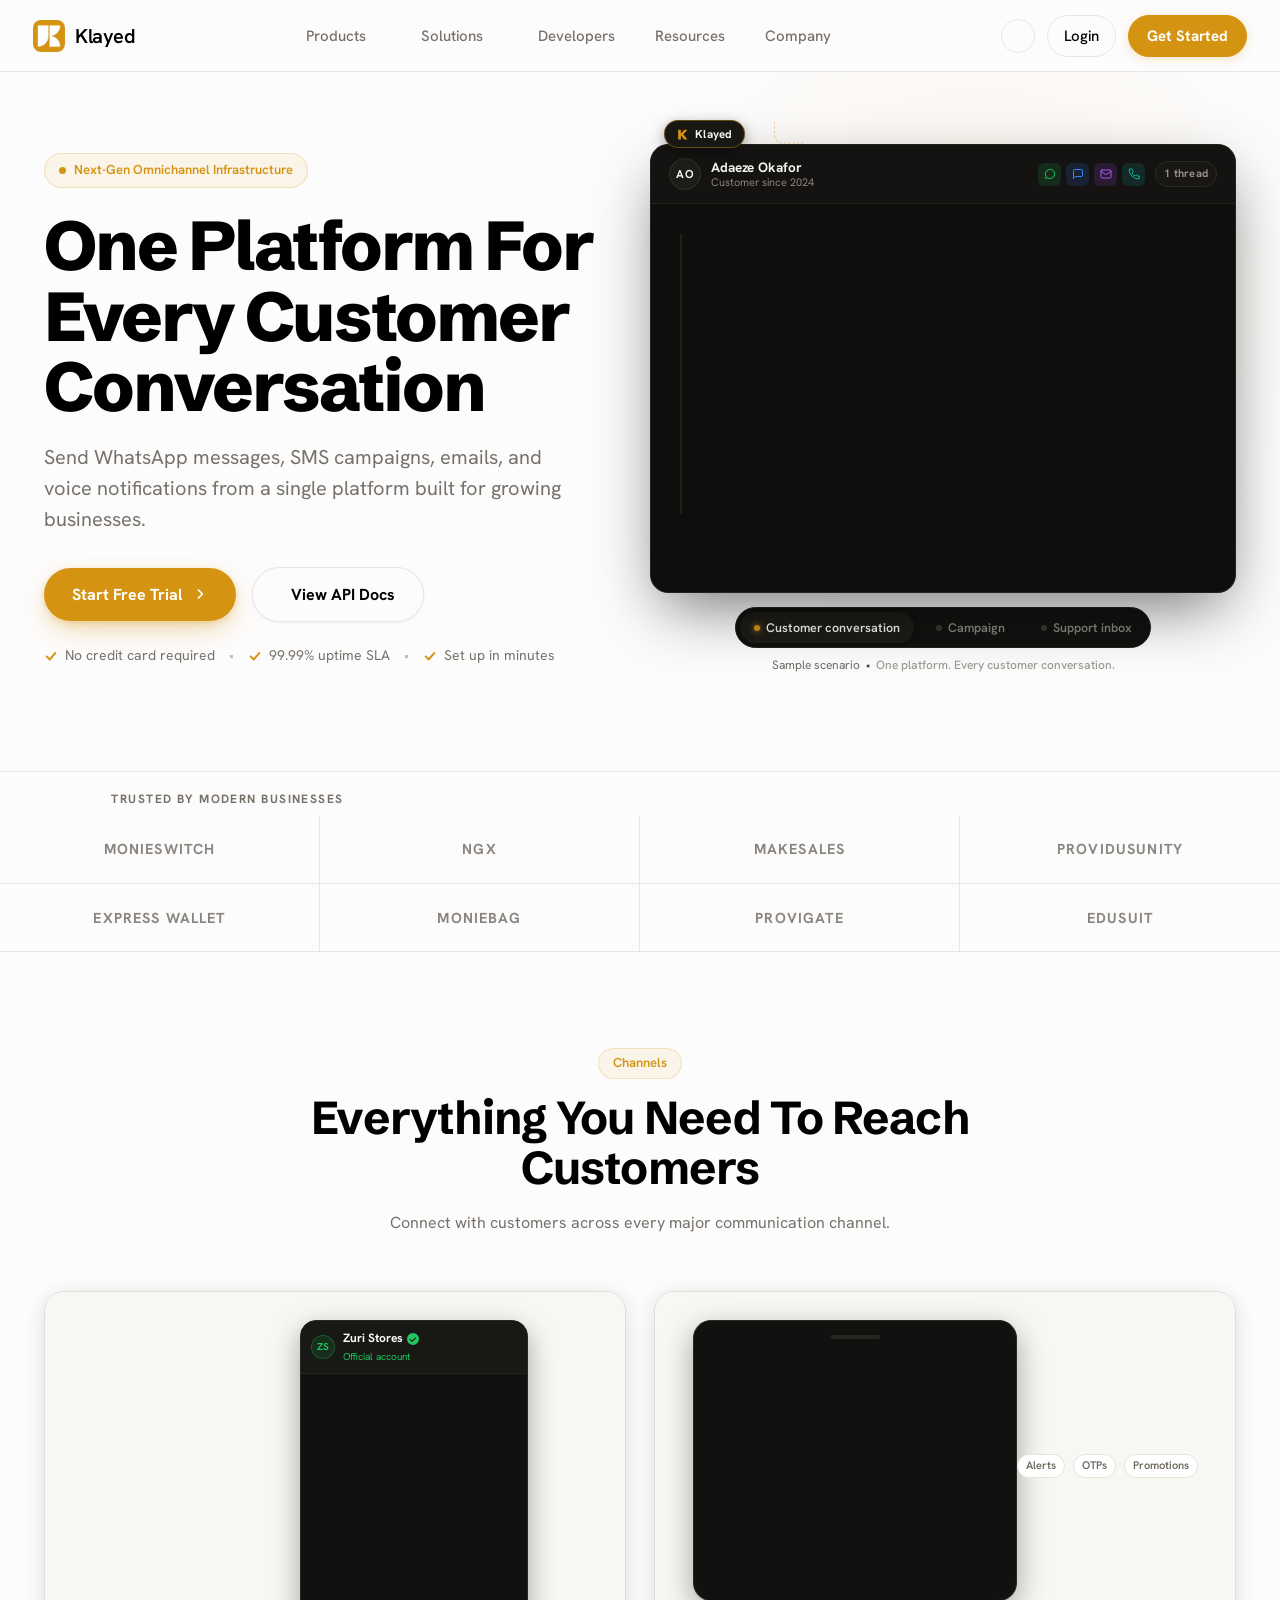
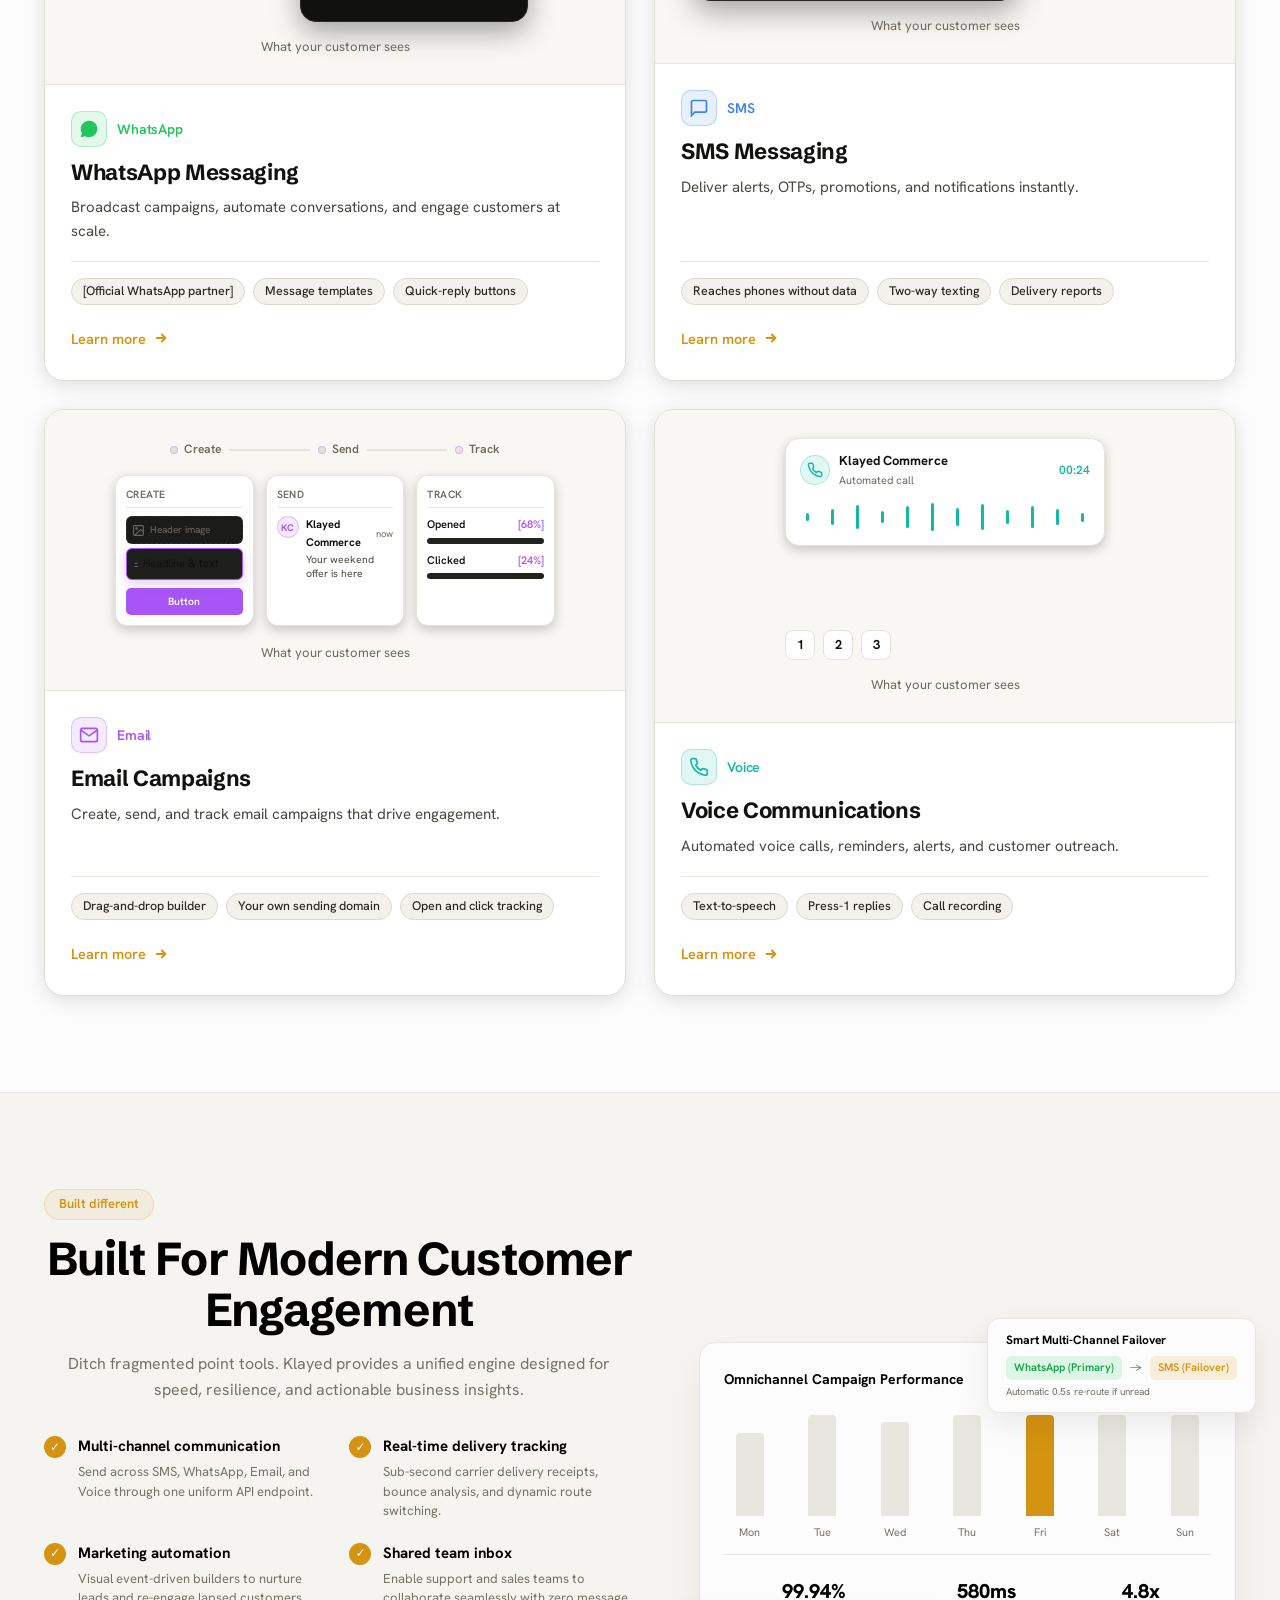
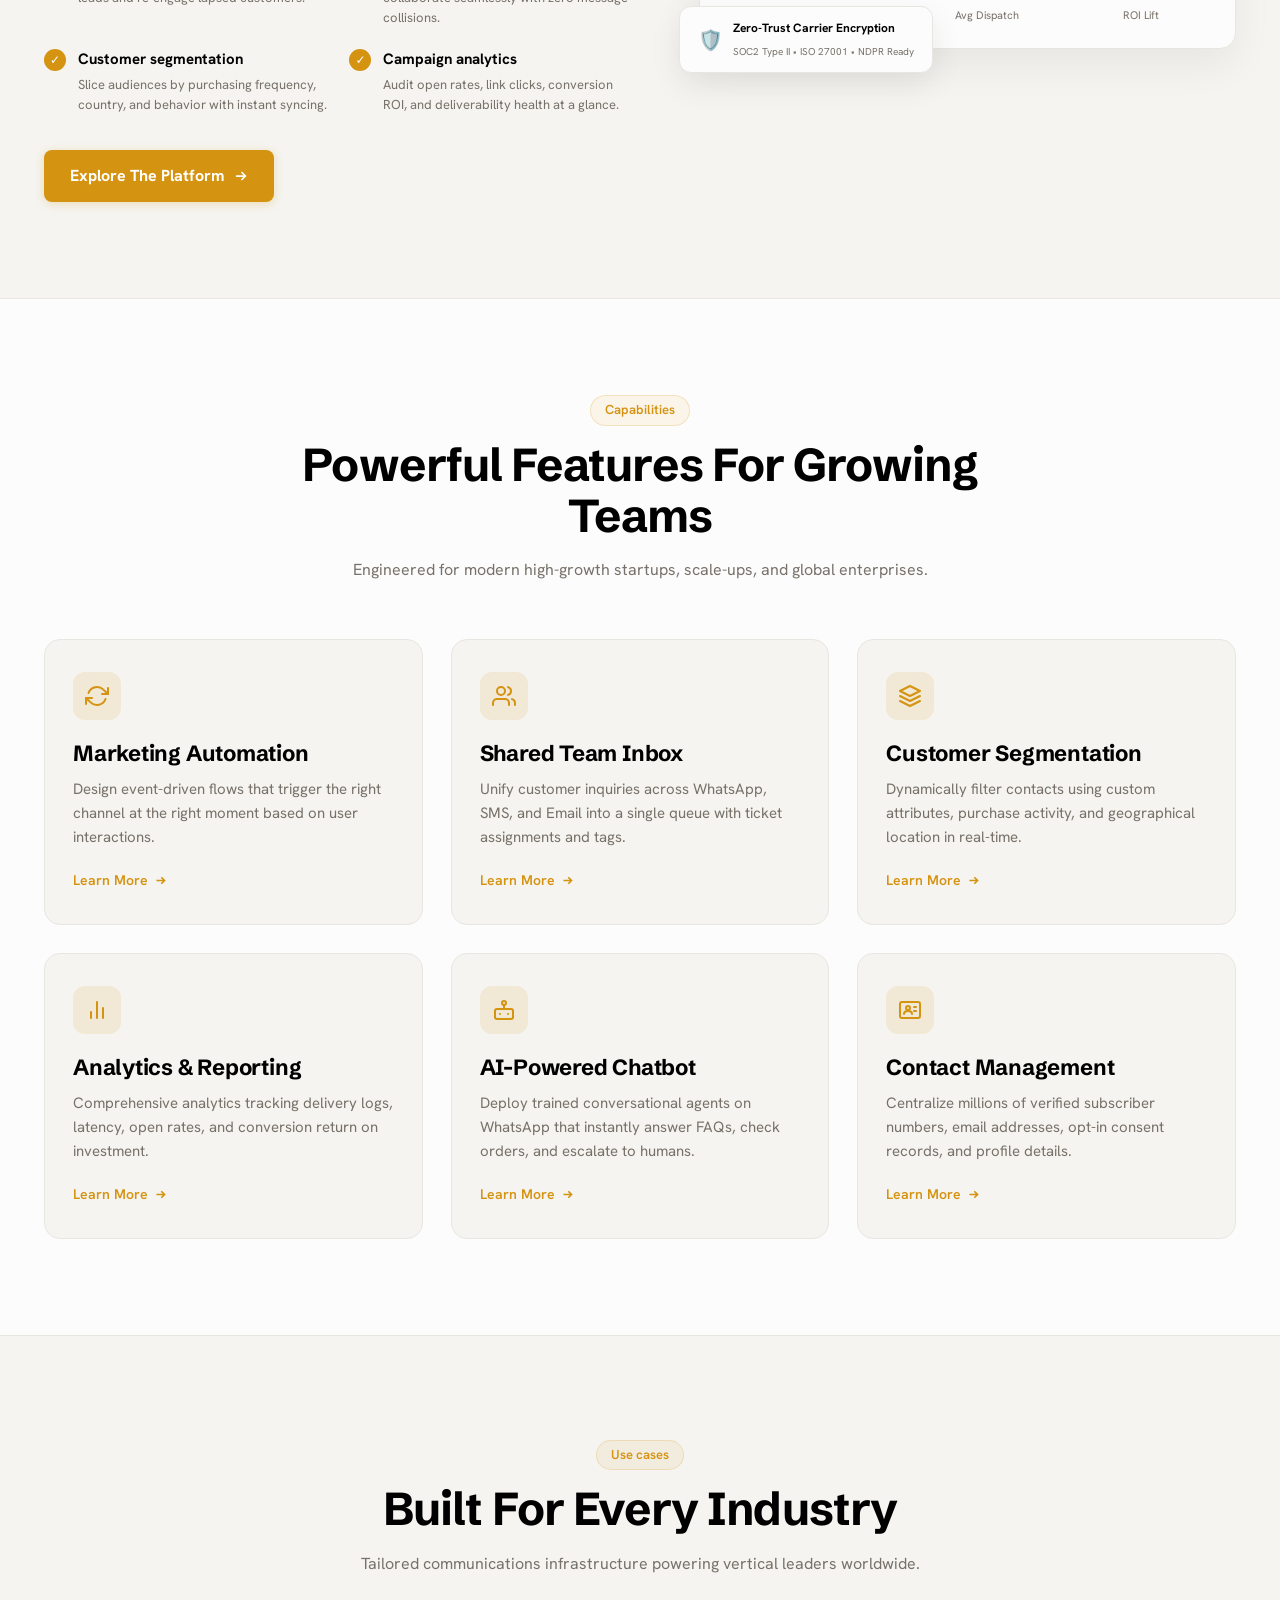
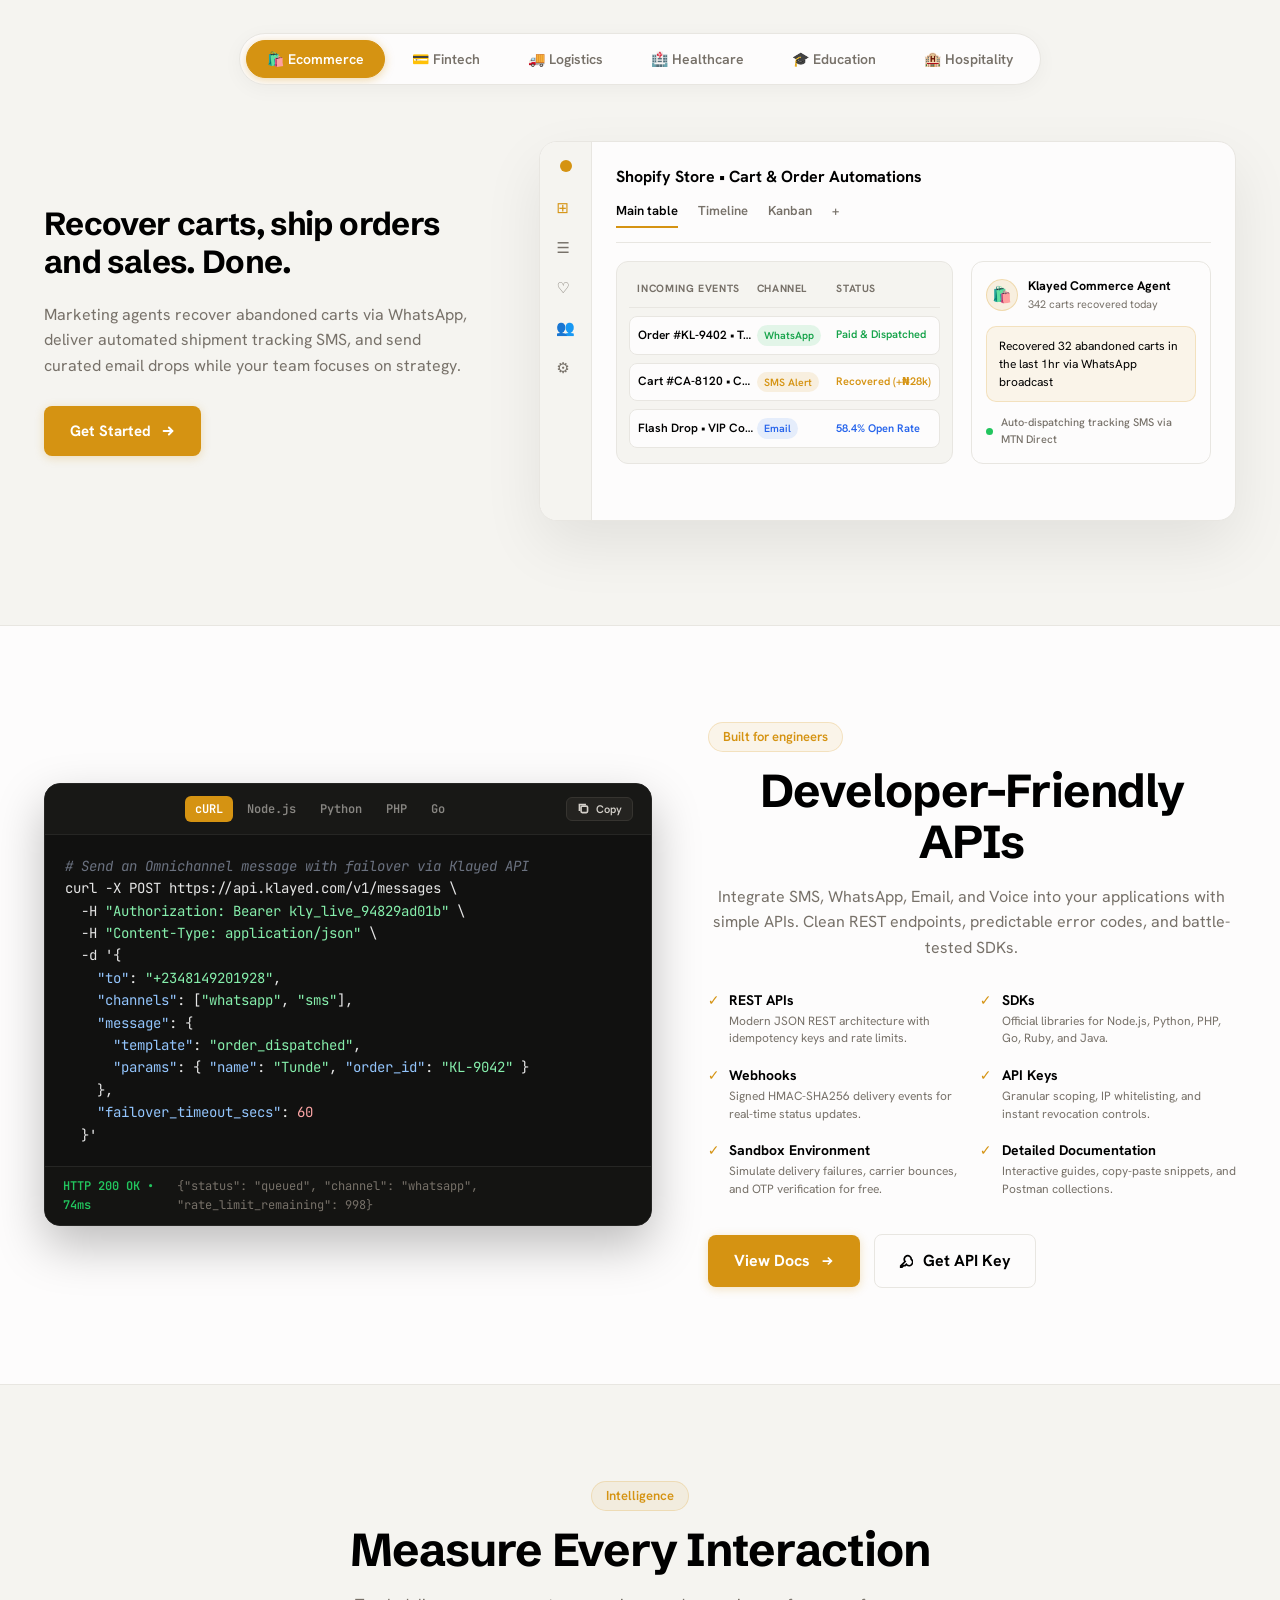
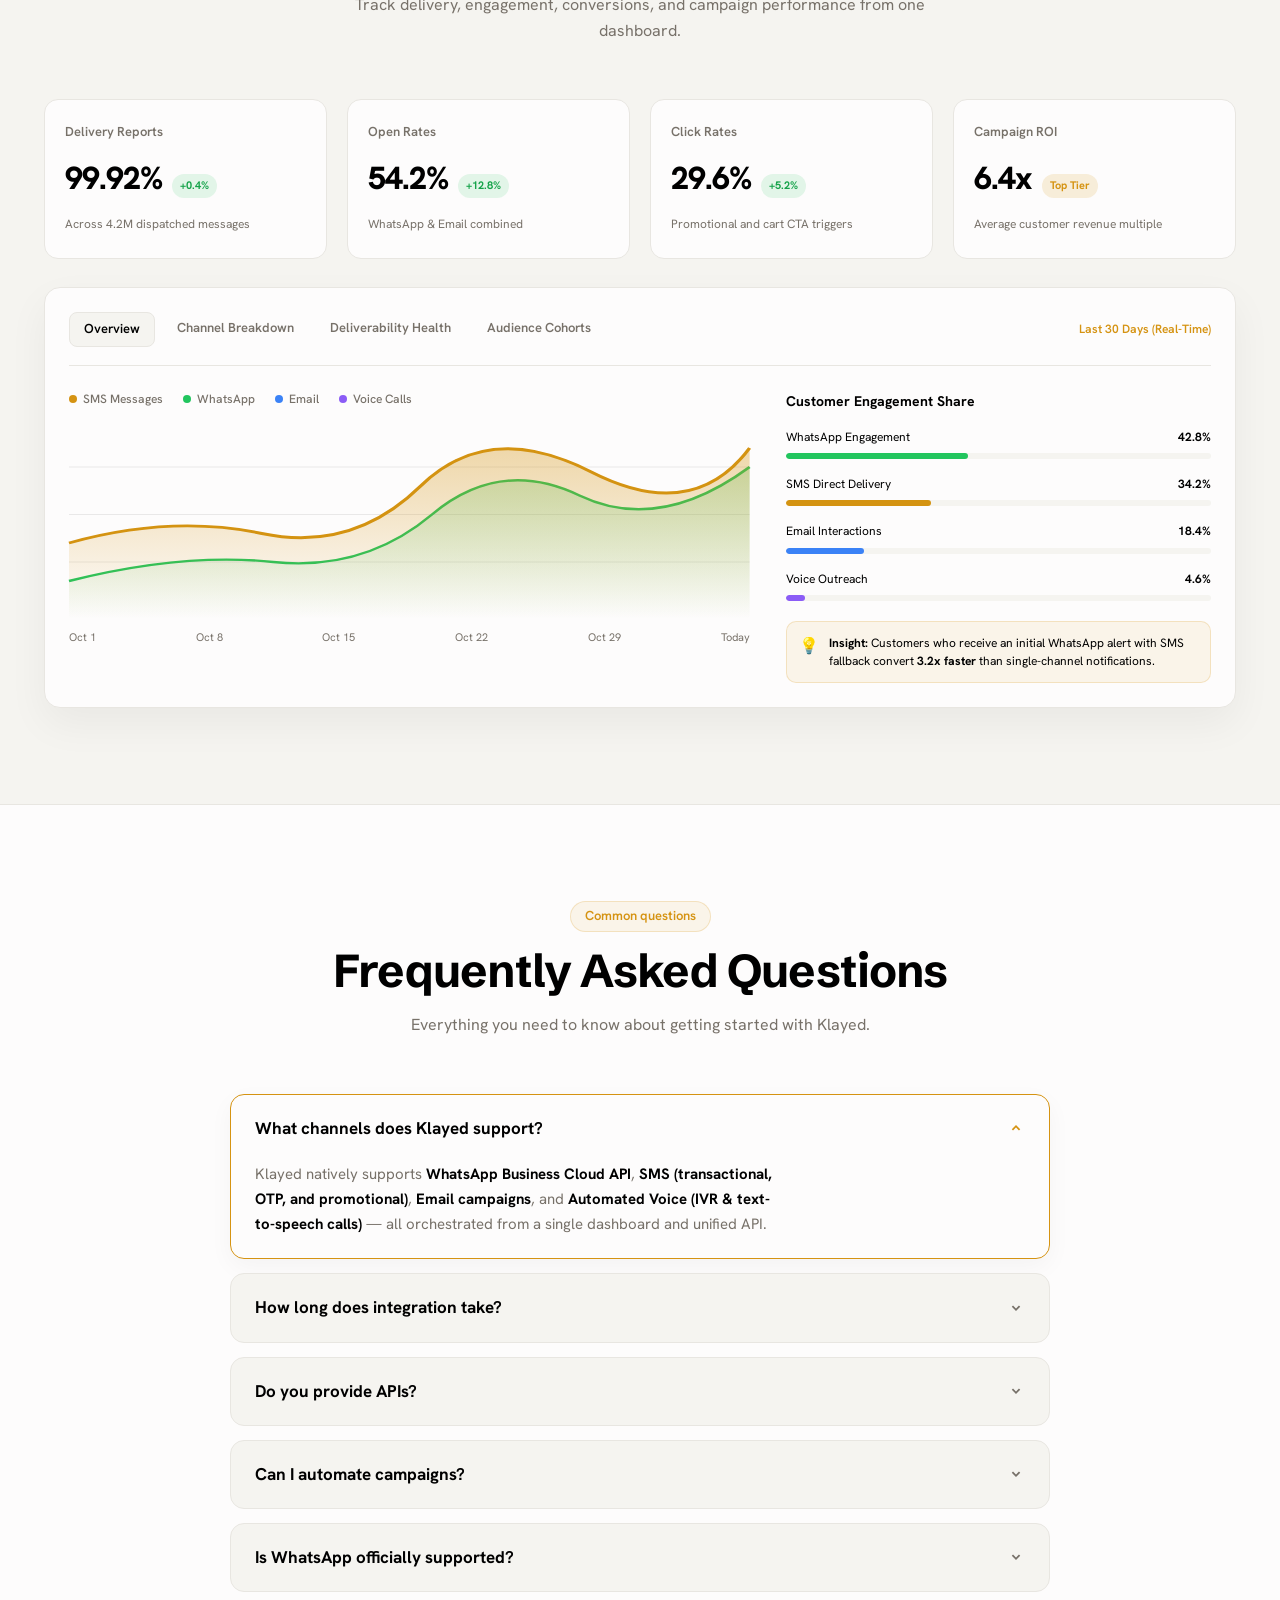
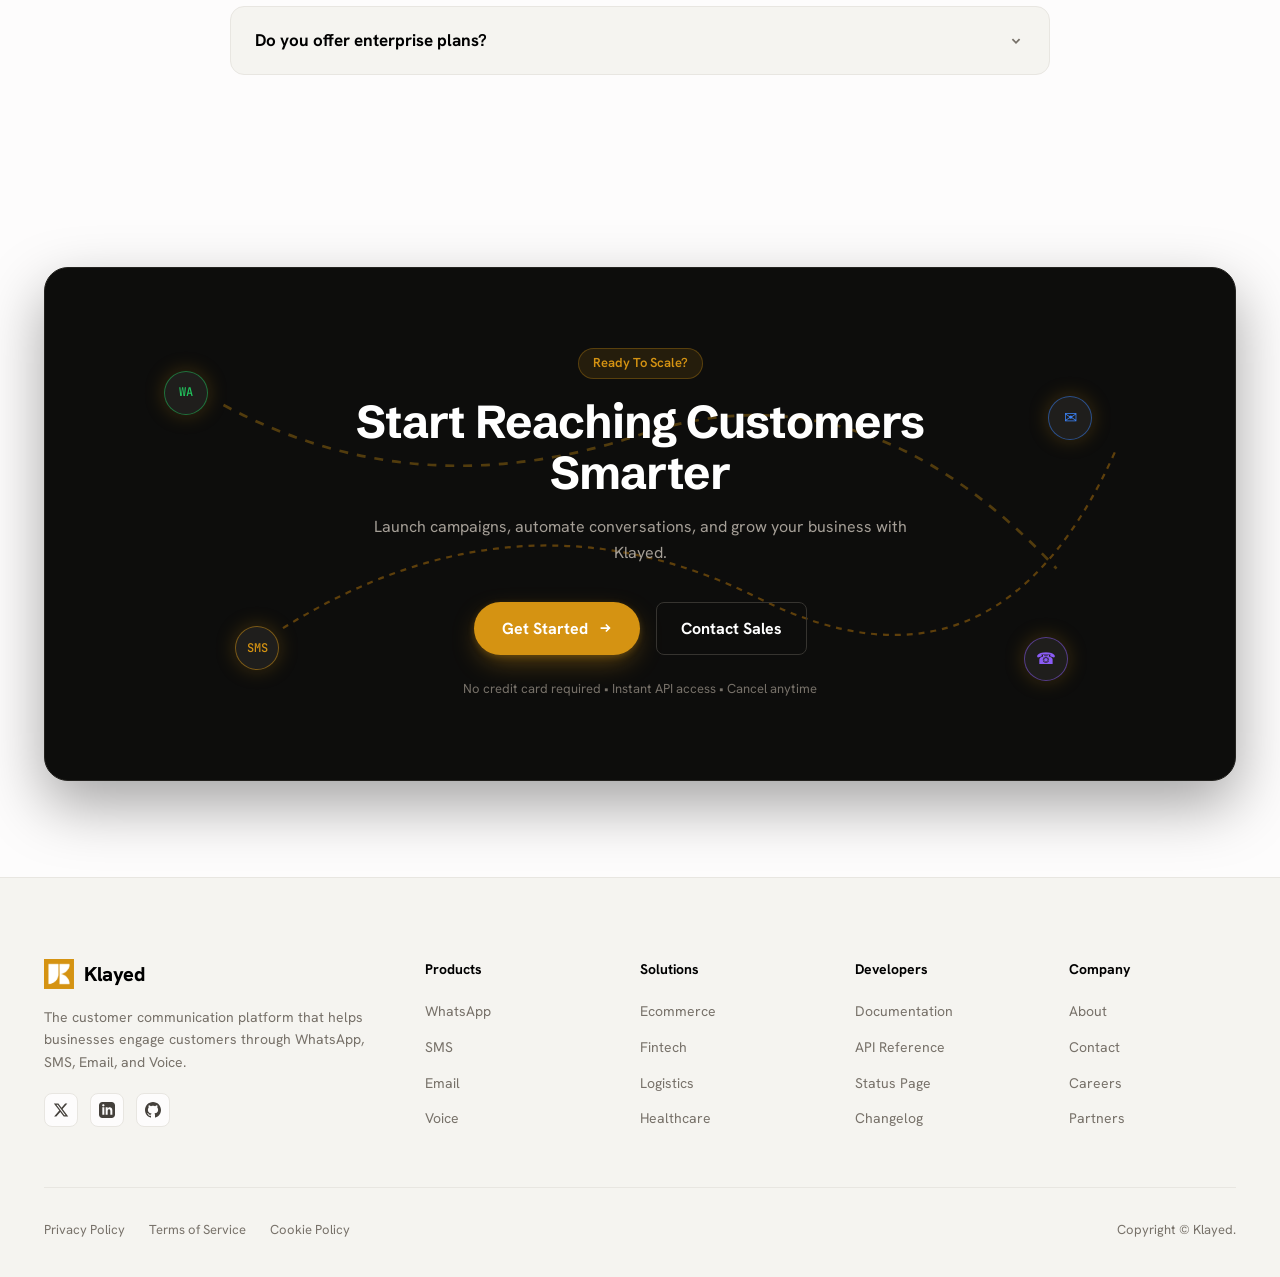
<file: index.html>
<!DOCTYPE html>
<html lang="en">
<head>
  <meta charset="UTF-8">
  <meta name="viewport" content="width=device-width, initial-scale=1.0">
  <link rel="icon" type="image/png" href="assets/klayed-logo.png?v=20261005_04">
  <link rel="apple-touch-icon" href="assets/klayed-logo.png?v=20261005_04">
  <title>Klayed — The Omnichannel Messaging API & Platform (Email, WhatsApp, SMS, Voice)</title>
  <meta name="description" content="Connect with customers everywhere they are. Reach your audience across Email, WhatsApp, SMS, and Voice using one unified, lightning-fast platform.">

  <!-- OpenGraph Metadata -->
  <meta property="og:title" content="Klayed — The Omnichannel Messaging API & Platform">
  <meta property="og:description" content="Reach your audience across Email, WhatsApp, SMS, and Voice using one unified, lightning-fast platform.">
  <meta property="og:type" content="website">

  <!-- Typography: Two-Font System (Schibsted Grotesk + Hanken Grotesk + JetBrains Mono) -->
  <link rel="preconnect" href="https://fonts.googleapis.com">
  <link rel="preconnect" href="https://fonts.gstatic.com" crossorigin>
  <link rel="stylesheet" href="https://fonts.googleapis.com/css2?family=Hanken+Grotesk:wght@400;500;600;700&family=Schibsted+Grotesk:wght@600;700;800;900&family=JetBrains+Mono:wght@400;500&display=swap">

  <link rel="stylesheet" href="https://use.hugeicons.com/font/icons.css">
  <link rel="stylesheet" href="landing.css?v=20261008_12">
  <script>
    (function() {
      try {
        if (localStorage.getItem('klayed-theme') === 'dark') {
          document.documentElement.classList.add('dark-preview');
        }
      } catch (e) {}
    })();
  </script>
</head>
<body>
  <script>
    if (document.documentElement.classList.contains('dark-preview')) {
      document.body.classList.add('dark-preview');
    }
  </script>


  <!-- ====================================================================
       2. Navigation Header (Termii Reference Style)
       ==================================================================== -->
  <header class="site-header" id="site-header">
    <div class="header-inner">
      <!-- Brand Logo: Klayed -->
      <a href="index.html" class="header-brand" aria-label="Klayed Home">
        <img src="assets/klayed-logo.png?v=20261005_04" alt="Klayed Logo" class="brand-logo-img" width="32" height="32">
        <span class="brand-title">Klayed</span>
      </a>

      <!-- Center Navigation with Products Dropdown -->
      <nav class="header-nav" aria-label="Main Navigation">
        <!-- Products Dropdown (Image 1 Layout: 2-Col Channels & Platform on Left, Developer Platform on Right) -->
        <div class="nav-item-dropdown nav-item-products">
          <button type="button" class="nav-link-item" aria-haspopup="true" aria-expanded="false" id="btn-products-dropdown">
            <span>Products</span>
            <i class="hgi-stroke hgi-arrow-down-01 chevron-icon" style="font-size: 11px;"></i>
          </button>
          <div class="nav-dropdown-menu nav-dropdown-products" role="menu" aria-labelledby="btn-products-dropdown">
            <div class="prod-layout-container">
              
              <!-- Left Section: Channels & Platform (2 Columns) -->
              <div class="prod-section-channels">
                <span class="prod-section-label">Channels &amp; Platform:</span>
                <div class="prod-channels-grid">
                  
                  <!-- Email API -->
                  <a href="#channels" class="prod-item" role="menuitem">
                    <div class="prod-circle-icon">
                      <i class="hgi-stroke hgi-mail-01"></i>
                    </div>
                    <div class="prod-item-text">
                      <span class="prod-item-title">Email API</span>
                      <span class="prod-item-desc">Transactional &amp; marketing, custom DKIM/SPF</span>
                    </div>
                  </a>

                  <!-- Workflow Automations -->
                  <a href="#workflows" class="prod-item" role="menuitem">
                    <div class="prod-circle-icon">
                      <svg viewBox="0 0 24 24" width="18" height="18" fill="none" stroke="currentColor" stroke-width="2" stroke-linecap="round" stroke-linejoin="round">
                        <rect x="3" y="3" width="6" height="6" rx="1.5"></rect>
                        <rect x="15" y="15" width="6" height="6" rx="1.5"></rect>
                        <rect x="15" y="3" width="6" height="6" rx="1.5"></rect>
                        <path d="M6 9v3a3 3 0 0 0 3 3h6"></path>
                        <path d="M15 6h-3"></path>
                      </svg>
                    </div>
                    <div class="prod-item-text">
                      <span class="prod-item-title">Workflow automations</span>
                      <span class="prod-item-desc">Drag-and-drop journey builder &amp; branching</span>
                    </div>
                  </a>

                  <!-- WhatsApp Business -->
                  <a href="#channels" class="prod-item" role="menuitem">
                    <div class="prod-circle-icon">
                      <i class="hgi-stroke hgi-whatsapp"></i>
                    </div>
                    <div class="prod-item-text">
                      <span class="prod-item-title">WhatsApp Business</span>
                      <span class="prod-item-desc">Meta Cloud API, bots &amp; catalog checkout</span>
                    </div>
                  </a>

                  <!-- Unified Team Inbox -->
                  <a href="#solutions" class="prod-item" role="menuitem">
                    <div class="prod-circle-icon">
                      <i class="hgi-stroke hgi-user-multiple"></i>
                    </div>
                    <div class="prod-item-text">
                      <span class="prod-item-title">Unified team inbox</span>
                      <span class="prod-item-desc">Shared cross-channel inbox for live support</span>
                    </div>
                  </a>

                  <!-- SMS API -->
                  <a href="#channels" class="prod-item" role="menuitem">
                    <div class="prod-circle-icon">
                      <i class="hgi-stroke hgi-message-01"></i>
                    </div>
                    <div class="prod-item-text">
                      <span class="prod-item-title">SMS API</span>
                      <span class="prod-item-desc">Sub-second 2FA OTPs, smart carrier routing</span>
                    </div>
                  </a>

                  <!-- AI Conversation Agents -->
                  <a href="#solutions" class="prod-item" role="menuitem">
                    <div class="prod-circle-icon">
                      <svg viewBox="0 0 24 24" width="18" height="18" fill="none" stroke="currentColor" stroke-width="2" stroke-linecap="round" stroke-linejoin="round">
                        <path d="M12 2l2.4 5.6L20 10l-5.6 2.4L12 18l-2.4-5.6L4 10l5.6-2.4L12 2z"></path>
                        <path d="M19 15l1 2.5 2.5 1-2.5 1-1 2.5-1-2.5-2.5-1 2.5-1 1-2.5z"></path>
                      </svg>
                    </div>
                    <div class="prod-item-text">
                      <span class="prod-item-title">AI conversation agents</span>
                      <span class="prod-item-desc">Autonomous customer support &amp; sales triage</span>
                    </div>
                  </a>

                  <!-- Voice API -->
                  <a href="#channels" class="prod-item" role="menuitem">
                    <div class="prod-circle-icon">
                      <i class="hgi-stroke hgi-call-02"></i>
                    </div>
                    <div class="prod-item-text">
                      <span class="prod-item-title">Voice API</span>
                      <span class="prod-item-desc">Outbound IVR, neural TTS &amp; call routing</span>
                    </div>
                  </a>

                  <!-- Audience & Segments -->
                  <a href="#solutions" class="prod-item" role="menuitem">
                    <div class="prod-circle-icon">
                      <i class="hgi-stroke hgi-filter"></i>
                    </div>
                    <div class="prod-item-text">
                      <span class="prod-item-title">Audience &amp; segments</span>
                      <span class="prod-item-desc">Dynamic behavioral customer segmentation</span>
                    </div>
                  </a>

                </div>
              </div>

              <!-- Right Section: Developer Platform & Infrastructure (1 Column) -->
              <div class="prod-section-solutions">
                <span class="prod-section-label">Developer Platform:</span>
                <div class="prod-solutions-list">
                  
                  <!-- REST APIs & SDKs -->
                  <a href="#developers" class="prod-item" role="menuitem">
                    <div class="prod-circle-icon">
                      <i class="hgi-stroke hgi-developer"></i>
                    </div>
                    <div class="prod-item-text">
                      <span class="prod-item-title">REST APIs &amp; SDKs</span>
                      <span class="prod-item-desc">Node.js, Python, Go, PHP client libraries</span>
                    </div>
                  </a>

                  <!-- Webhooks & Telemetry -->
                  <a href="#developers" class="prod-item" role="menuitem">
                    <div class="prod-circle-icon">
                      <i class="hgi-stroke hgi-link-02"></i>
                    </div>
                    <div class="prod-item-text">
                      <span class="prod-item-title">Webhooks &amp; telemetry</span>
                      <span class="prod-item-desc">Real-time receipts &amp; status event stream</span>
                    </div>
                  </a>

                  <!-- Deliverability Engine -->
                  <a href="#metrics" class="prod-item" role="menuitem">
                    <div class="prod-circle-icon">
                      <i class="hgi-stroke hgi-tick-double-02"></i>
                    </div>
                    <div class="prod-item-text">
                      <span class="prod-item-title">Deliverability engine</span>
                      <span class="prod-item-desc">99.99% uptime SLA &amp; carrier routing</span>
                    </div>
                  </a>

                  <!-- Developer Sandbox -->
                  <a href="#developers" class="prod-item" role="menuitem">
                    <div class="prod-circle-icon">
                      <i class="hgi-stroke hgi-computer"></i>
                    </div>
                    <div class="prod-item-text">
                      <span class="prod-item-title">Developer sandbox</span>
                      <span class="prod-item-desc">Zero-cost simulated testing environment</span>
                    </div>
                  </a>

                </div>
              </div>

            </div>
          </div>
        </div>

        <!-- Solutions (Mega Dropdown: Klayed Teams & Industries) -->
        <div class="nav-item-dropdown nav-item-solutions">
          <button type="button" class="nav-link-item" aria-haspopup="true" aria-expanded="false" id="btn-solutions-dropdown">
            <span>Solutions</span>
            <i class="hgi-stroke hgi-arrow-down-01 chevron-icon" style="font-size: 11px;"></i>
          </button>
          <div class="nav-dropdown-menu nav-dropdown-solutions nav-mega-dropdown" role="menu" aria-labelledby="btn-solutions-dropdown">
            <div class="mega-dropdown-grid">
              
              <!-- LEFT PANEL: SOLUTIONS BY TEAM -->
              <div class="mega-panel-usecases">
                <!-- Header -->
                <div class="mega-section-header">
                  <div class="mega-header-pill">
                    <svg class="mega-icon-loop" viewBox="0 0 24 24" width="16" height="16" fill="none" stroke="currentColor" stroke-width="2" stroke-linecap="round" stroke-linejoin="round">
                      <path d="M18.178 8c5.096 0 5.096 8 0 8-5.095 0-7.267-8-12.356-8-5.096 0-5.096 8 0 8 5.095 0 7.267-8 12.356-8z"/>
                    </svg>
                    <span class="mega-title-badge">Solutions by team</span>
                  </div>
                  <p class="mega-subtitle">Built for every team driving revenue and engagement</p>
                </div>

                <!-- 2-Column Grid of Klayed Teams -->
                <div class="mega-usecases-grid">
                  <!-- Marketing -->
                  <a href="#solutions" class="mega-usecase-item" data-sol-tab-trigger="marketing">
                    <div class="mega-avatar avatar-marketing">
                      <svg viewBox="0 0 40 40" width="38" height="38" fill="none" xmlns="http://www.w3.org/2000/svg">
                        <rect width="40" height="40" rx="10" fill="url(#mkt-grad)"/>
                        <circle cx="20" cy="15" r="9" fill="#18181b"/>
                        <circle cx="20" cy="17" r="5.5" fill="#fed7aa"/>
                        <rect x="12" y="10" width="16" height="6" rx="3" fill="#18181b"/>
                        <rect x="14" y="13" width="12" height="4" rx="2" fill="#fde68a"/>
                        <path d="M9 39c0-6 4.9-11 11-11s11 5 11 11" fill="#18181b"/>
                        <path d="M16 28l4 5 4-5" fill="#fde68a"/>
                        <defs>
                          <linearGradient id="mkt-grad" x1="0" y1="0" x2="40" y2="40" gradientUnits="userSpaceOnUse">
                            <stop stop-color="#F59E0B"/>
                            <stop offset="1" stop-color="#D49311"/>
                          </linearGradient>
                        </defs>
                      </svg>
                    </div>
                    <div class="mega-usecase-meta">
                      <span class="mega-usecase-title">Marketing</span>
                      <span class="mega-usecase-desc">Campaigns &amp; lifecycle journeys</span>
                    </div>
                  </a>

                  <!-- Sales -->
                  <a href="#solutions" class="mega-usecase-item" data-sol-tab-trigger="sales">
                    <div class="mega-avatar avatar-sales">
                      <svg viewBox="0 0 40 40" width="38" height="38" fill="none" xmlns="http://www.w3.org/2000/svg">
                        <rect width="40" height="40" rx="10" fill="url(#sales-grad)"/>
                        <circle cx="20" cy="16" r="8" fill="#44403c"/>
                        <circle cx="20" cy="17" r="5.5" fill="#fed7aa"/>
                        <path d="M16 19c0 2.5 1.8 4 4 4s4-1.5 4-4h-8z" fill="#44403c"/>
                        <path d="M9 39c0-6 4.9-11 11-11s11 5 11 11" fill="#D49311"/>
                        <path d="M17 28l3 5 3-5" fill="#fef3c7"/>
                        <defs>
                          <linearGradient id="sales-grad" x1="0" y1="0" x2="40" y2="40" gradientUnits="userSpaceOnUse">
                            <stop stop-color="#27272a"/>
                            <stop offset="1" stop-color="#18181b"/>
                          </linearGradient>
                        </defs>
                      </svg>
                    </div>
                    <div class="mega-usecase-meta">
                      <span class="mega-usecase-title">Sales</span>
                      <span class="mega-usecase-desc">Lead capture &amp; WhatsApp handoff</span>
                    </div>
                  </a>

                  <!-- Customer Support -->
                  <a href="#solutions" class="mega-usecase-item" data-sol-tab-trigger="support">
                    <div class="mega-avatar avatar-ops">
                      <svg viewBox="0 0 40 40" width="38" height="38" fill="none" xmlns="http://www.w3.org/2000/svg">
                        <rect width="40" height="40" rx="10" fill="url(#ops-grad)"/>
                        <circle cx="20" cy="16" r="8" fill="#18181b"/>
                        <circle cx="20" cy="17" r="5.5" fill="#fed7aa"/>
                        <rect x="15" y="15" width="10" height="3" rx="1.5" fill="#09090b"/>
                        <path d="M12 16a2 2 0 0 1 2-2v4a2 2 0 0 1-2-2zM28 16a2 2 0 0 0-2-2v4a2 2 0 0 0 2-2z" fill="#fde68a"/>
                        <path d="M9 39c0-6 4.9-11 11-11s11 5 11 11" fill="#18181b"/>
                        <path d="M16 28h8v11h-8z" fill="#fde68a"/>
                        <defs>
                          <linearGradient id="ops-grad" x1="0" y1="0" x2="40" y2="40" gradientUnits="userSpaceOnUse">
                            <stop stop-color="#EA580C"/>
                            <stop offset="1" stop-color="#C2410C"/>
                          </linearGradient>
                        </defs>
                      </svg>
                    </div>
                    <div class="mega-usecase-meta">
                      <span class="mega-usecase-title">Customer Support</span>
                      <span class="mega-usecase-desc">Unified inbox &amp; 24/7 AI triage</span>
                    </div>
                  </a>

                  <!-- Products & Engineering -->
                  <a href="#solutions" class="mega-usecase-item" data-sol-tab-trigger="product">
                    <div class="mega-avatar avatar-pmo">
                      <svg viewBox="0 0 40 40" width="38" height="38" fill="none" xmlns="http://www.w3.org/2000/svg">
                        <rect width="40" height="40" rx="10" fill="url(#pmo-grad)"/>
                        <circle cx="20" cy="15" r="9" fill="#18181b"/>
                        <circle cx="20" cy="17" r="5.5" fill="#fde68a"/>
                        <path d="M15 16c0-2.8 2.2-5 5-5s5 2.2 5 5v1h-10v-1z" fill="#09090b"/>
                        <path d="M9 39c0-6 4.9-11 11-11s11 5 11 11" fill="#18181b"/>
                        <path d="M16 28l4 6 4-6" fill="#D49311"/>
                        <defs>
                          <linearGradient id="pmo-grad" x1="0" y1="0" x2="40" y2="40" gradientUnits="userSpaceOnUse">
                            <stop stop-color="#44403c"/>
                            <stop offset="1" stop-color="#292524"/>
                          </linearGradient>
                        </defs>
                      </svg>
                    </div>
                    <div class="mega-usecase-meta">
                      <span class="mega-usecase-title">Products</span>
                      <span class="mega-usecase-desc">Transactional alerts &amp; 2FA OTP</span>
                    </div>
                  </a>
                </div>

                <!-- Footer Link -->
                <div class="mega-panel-footer">
                  <a href="#solutions" class="mega-view-all-link">
                    <span>Explore all team workflows</span>
                    <span class="mega-link-arrow">→</span>
                  </a>
                </div>
              </div>

              <!-- RIGHT PANEL: SOLUTIONS BY INDUSTRY -->
              <div class="mega-panel-capabilities">
                <div class="mega-capabilities-header">
                  <span class="mega-title-badge">Solutions by industry</span>
                </div>

                <!-- 3 Columns of Klayed's 6 Industries -->
                <div class="mega-capabilities-cols">
                  
                  <!-- Col 1: Banking & Wallets -->
                  <div class="mega-cap-col">
                    <h5 class="mega-col-title">Financial Services</h5>
                    <ul class="mega-cap-list">
                      <li>
                        <a href="#solutions" class="mega-cap-link">
                          <i class="hgi-stroke hgi-bank mega-cap-icon"></i>
                          <span>Commercial Banks</span>
                        </a>
                      </li>
                      <li>
                        <a href="#solutions" class="mega-cap-link">
                          <i class="hgi-stroke hgi-rocket mega-cap-icon"></i>
                          <span>Fintechs &amp; Wallets</span>
                        </a>
                      </li>
                    </ul>
                  </div>

                  <!-- Col 2: Payments & Security -->
                  <div class="mega-cap-col">
                    <h5 class="mega-col-title">Payments &amp; Trust</h5>
                    <ul class="mega-cap-list">
                      <li>
                        <a href="#solutions" class="mega-cap-link">
                          <i class="hgi-stroke hgi-credit-card mega-cap-icon"></i>
                          <span>Payment Processors</span>
                        </a>
                      </li>
                      <li>
                        <a href="#solutions" class="mega-cap-link">
                          <i class="hgi-stroke hgi-shield-alert mega-cap-icon"></i>
                          <span>Fraud &amp; Compliance</span>
                        </a>
                      </li>
                    </ul>
                  </div>

                  <!-- Col 3: Scale & Commerce -->
                  <div class="mega-cap-col">
                    <h5 class="mega-col-title">Scale &amp; Retail</h5>
                    <ul class="mega-cap-list">
                      <li>
                        <a href="#solutions" class="mega-cap-link">
                          <i class="hgi-stroke hgi-smart-phone-01 mega-cap-icon"></i>
                          <span>Telecoms &amp; Mobile</span>
                        </a>
                      </li>
                      <li>
                        <a href="#solutions" class="mega-cap-link">
                          <i class="hgi-stroke hgi-shopping-bag-01 mega-cap-icon"></i>
                          <span>E-commerce &amp; Retail</span>
                        </a>
                      </li>
                    </ul>
                  </div>

                </div>

                <!-- Bottom Featured Banner: Klayed Enterprise & Infrastructure -->
                <div class="mega-event-banner">
                  <div class="mega-event-left">
                    <span class="mega-event-title">Klayed Enterprise</span>
                    <span class="mega-event-meta">99.99% SLA • Dedicated carrier routes • SOC2 &amp; NDPR compliant</span>
                  </div>
                  <div class="mega-event-badges" aria-hidden="true">
                    <div class="badge-shape shape-lavender"></div>
                    <div class="badge-shape shape-blue"></div>
                    <div class="badge-shape shape-clover">
                      <span></span><span></span><span></span><span></span>
                    </div>
                  </div>
                  <div class="mega-event-action">
                    <a href="#cta" class="mega-event-cta">
                      <span>Talk to sales</span>
                    </a>
                    <a href="#cta" class="mega-event-arrow-btn" aria-label="Talk to sales">
                      <svg viewBox="0 0 20 20" width="14" height="14" fill="none" stroke="currentColor" stroke-width="2.2" stroke-linecap="round" stroke-linejoin="round">
                        <line x1="5" y1="15" x2="15" y2="5"/>
                        <polyline points="7 5 15 5 15 13"/>
                      </svg>
                    </a>
                  </div>
                </div>

              </div>

            </div>
          </div>
        </div>

                <!-- Developers -->
        <a href="#developers" class="nav-link-item">Developers</a>

        <!-- Resources -->
        <a href="#resources" class="nav-link-item">Resources</a>

        <!-- Company -->
        <a href="#company" class="nav-link-item">Company</a>
      </nav>

      <!-- Right Action Controls (Secondary: Login, Primary: Get Started) -->
      <div class="header-actions">
        <!-- Sun/Theme Icon Toggle -->
        <button type="button" class="theme-toggle-btn" id="theme-toggle-btn" title="Toggle theme mode" aria-label="Toggle theme mode">
          <i class="hgi-stroke hgi-sun-03 icon-sun" style="font-size: 19px;"></i>
          <i class="hgi-stroke hgi-moon-02 icon-moon" style="font-size: 19px; display: none;"></i>
        </button>

        <!-- Secondary Action: Login -->
        <a href="../Klayed dashboard/index.html" class="nav-signin-link">Login</a>

        <!-- Primary CTA Button: Get Started -->
        <a href="../Klayed dashboard/index.html" class="btn-get-started">Get Started</a>
      </div>
    </div>
  </header>

  <main>
    <!-- ====================================================================
         1. HERO SECTION (Two-column layout with futuristic dashboard mockup)
         ==================================================================== -->
    <section class="v2-hero-section" id="hero">
      <div class="v2-hero-glow-bg" aria-hidden="true"></div>
      <div class="v2-container v2-hero-container">
        
        <!-- Hero Left Column: Headline, Subtext, CTAs, Proof Metrics -->
        <div class="v2-hero-left">
          <div class="v2-hero-badge">
            <span class="v2-badge-dot"></span>
            <span>Next-Gen Omnichannel Infrastructure</span>
          </div>

          <h1 class="v2-hero-headline">
            One Platform For Every Customer Conversation
          </h1>

          <p class="v2-hero-subtext">
            Send WhatsApp messages, SMS campaigns, emails, and voice notifications from a single platform built for growing businesses.
          </p>

          <div class="v2-hero-cta-group">
            <a href="../Klayed dashboard/index.html" class="v2-btn-primary v2-btn-pill">
              <span>Start Free Trial</span>
              <svg viewBox="0 0 20 20" width="16" height="16" fill="none" stroke="currentColor" stroke-width="2.2" stroke-linecap="round" stroke-linejoin="round">
                <polyline points="8 5 13 10 8 15"/>
              </svg>
            </a>
            <a href="#developers" class="v2-btn-secondary v2-btn-pill">
              <i class="hgi-stroke hgi-developer" style="font-size: 18px;"></i>
              <span>View API Docs</span>
            </a>
          </div>

          <!-- Trust Badges Strip (Image 2 Style) -->
          <div class="v2-hero-trust-bar">
            <span class="v2-trust-item">
              <svg viewBox="0 0 16 16" width="14" height="14" fill="none" stroke="currentColor" stroke-width="2.2" stroke-linecap="round" stroke-linejoin="round"><polyline points="3 8.5 6.5 12 13 4.5"/></svg>
              <span>No credit card required</span>
            </span>
            <span class="v2-trust-dot">•</span>
            <span class="v2-trust-item">
              <svg viewBox="0 0 16 16" width="14" height="14" fill="none" stroke="currentColor" stroke-width="2.2" stroke-linecap="round" stroke-linejoin="round"><polyline points="3 8.5 6.5 12 13 4.5"/></svg>
              <span>99.99% uptime SLA</span>
            </span>
            <span class="v2-trust-dot">•</span>
            <span class="v2-trust-item">
              <svg viewBox="0 0 16 16" width="14" height="14" fill="none" stroke="currentColor" stroke-width="2.2" stroke-linecap="round" stroke-linejoin="round"><polyline points="3 8.5 6.5 12 13 4.5"/></svg>
              <span>Set up in minutes</span>
            </span>
          </div>
        </div>

        <!-- Hero Right Column: One Customer, One Conversation Visual -->
        <div class="v2-hero-right">
          <div class="klayed-hero-visual" id="hero-conversation-visual" role="region" aria-label="Animation showing one customer receiving email, WhatsApp, SMS and voice messages from a business, all in a single conversation on Klayed.">
            
            <!-- Top-Left Klayed Origin Connector Chip -->
            <div class="khv-origin-badge" aria-hidden="true">
              <div class="khv-origin-chip">
                <svg viewBox="0 0 24 24" width="13" height="13" fill="#D49311">
                  <path d="M4 3h5v7.2L15.3 3H21l-7.5 8.5L21 21h-5.7L9 13.8V21H4V3z"/>
                </svg>
                <span>Klayed</span>
              </div>
              <svg class="khv-origin-connector" viewBox="0 0 80 32" fill="none" preserveAspectRatio="none">
                <path d="M 38 0 V 16 Q 38 28 50 28 H 78" stroke="rgba(212, 147, 17, 0.45)" stroke-width="1.5" stroke-dasharray="3 3"/>
              </svg>
            </div>

            <!-- The Main Conversation Card -->
            <div class="khv-card" id="khv-main-card">
              
              <!-- Card Top Bar: Customer Profile + Channel Icons + "1 thread" -->
              <div class="khv-topbar">
                <div class="khv-customer-profile">
                  <div class="khv-avatar" aria-hidden="true">AO</div>
                  <div class="khv-customer-meta">
                    <span class="khv-customer-name">Adaeze Okafor</span>
                    <span class="khv-customer-sub">Customer since 2024</span>
                  </div>
                </div>

                <div class="khv-thread-indicator">
                  <div class="khv-channel-icons-row" id="khv-topbar-channels">
                    <span class="khv-ch-icon khv-wa" title="WhatsApp" aria-label="WhatsApp">
                      <svg viewBox="0 0 24 24" width="12" height="12" fill="currentColor">
                        <path d="M12.04 2C6.58 2 2.13 6.45 2.13 11.91c0 1.75.46 3.45 1.32 4.95L2.05 22l5.25-1.38c1.45.79 3.08 1.21 4.74 1.21 5.46 0 9.91-4.45 9.91-9.91 0-2.65-1.03-5.14-2.9-7.01A9.87 9.87 0 0 0 12.04 2zm0 18.15c-1.48 0-2.93-.39-4.19-1.14l-.3-.18-3.12.82.83-3.04-.2-.32c-.82-1.3-1.25-2.82-1.25-4.38 0-4.54 3.69-8.23 8.23-8.23 2.21 0 4.27.86 5.83 2.42 1.55 1.56 2.41 3.62 2.41 5.82 0 4.54-3.7 8.22-8.24 8.22z"/>
                      </svg>
                    </span>
                    <span class="khv-ch-icon khv-sms" title="SMS" aria-label="SMS">
                      <svg viewBox="0 0 24 24" width="12" height="12" fill="none" stroke="currentColor" stroke-width="2" stroke-linecap="round" stroke-linejoin="round">
                        <path d="M21 15a2 2 0 0 1-2 2H7l-4 4V5a2 2 0 0 1 2-2h14a2 2 0 0 1 2 2z"/>
                      </svg>
                    </span>
                    <span class="khv-ch-icon khv-email" title="Email" aria-label="Email">
                      <svg viewBox="0 0 24 24" width="12" height="12" fill="none" stroke="currentColor" stroke-width="2" stroke-linecap="round" stroke-linejoin="round">
                        <rect x="2" y="4" width="20" height="16" rx="2"/>
                        <path d="m22 7-8.97 5.7a1.94 1.94 0 0 1-2.06 0L2 7"/>
                      </svg>
                    </span>
                    <span class="khv-ch-icon khv-voice" title="Voice" aria-label="Voice">
                      <svg viewBox="0 0 24 24" width="12" height="12" fill="none" stroke="currentColor" stroke-width="2" stroke-linecap="round" stroke-linejoin="round">
                        <path d="M22 16.92v3a2 2 0 0 1-2.18 2 19.79 19.79 0 0 1-8.63-3.07 19.5 19.5 0 0 1-6-6 19.79 19.79 0 0 1-3.07-8.67A2 2 0 0 1 4.11 2h3a2 2 0 0 1 2 1.72 12.84 12.84 0 0 0 .7 2.81 2 2 0 0 1-.45 2.11L8.09 9.91a16 16 0 0 0 6 6l1.27-1.27a2 2 0 0 1 2.11-.45 12.84 12.84 0 0 0 2.81.7A2 2 0 0 1 22 16.92z"/>
                      </svg>
                    </span>
                  </div>
                  <span class="khv-thread-badge">1 thread</span>
                </div>
              </div>

              <!-- Stage Views (Cross-fading) -->
              <div class="khv-stage">
                
                <!-- SCENE 1: CUSTOMER CONVERSATION -->
                <div class="khv-scene khv-scene-conversation active" id="khv-scene-1" role="tabpanel" aria-labelledby="khv-tab-1">
                  <div class="khv-timeline">
                    <!-- Amber Spine Track & Indicator -->
                    <div class="khv-spine-track">
                      <div class="khv-spine-fill" id="khv-spine-fill"></div>
                      <div class="khv-spine-dot" id="khv-spine-dot"></div>
                    </div>

                    <div class="khv-messages-list" id="khv-messages-list">
                      
                      <!-- 1. Email -->
                      <div class="khv-msg-node" data-msg="1">
                        <div class="khv-node-dot khv-nd-email">
                          <svg viewBox="0 0 24 24" width="9" height="9" fill="none" stroke="currentColor" stroke-width="2.5"><rect x="2" y="4" width="20" height="16" rx="2"/><path d="m22 7-8.97 5.7a1.94 1.94 0 0 1-2.06 0L2 7"/></svg>
                        </div>
                        <div class="khv-bubble khv-bubble-business">
                          <div class="khv-bubble-meta">
                            <span class="khv-tag khv-tag-email">Email</span>
                            <span class="khv-time">9:02 AM</span>
                            <span class="khv-status khv-stat-opened">
                              <svg viewBox="0 0 16 16" width="10" height="10" fill="none" stroke="currentColor" stroke-width="2.2"><polyline points="3 8.5 6.5 12 13 4.5"/></svg>
                              <span>Opened</span>
                            </span>
                          </div>
                          <p class="khv-text">Order confirmed. Your receipt for order #8492 is attached.</p>
                        </div>
                      </div>

                      <!-- 2. WhatsApp Outbound -->
                      <div class="khv-msg-node" data-msg="2">
                        <div class="khv-node-dot khv-nd-wa">
                          <svg viewBox="0 0 24 24" width="9" height="9" fill="currentColor"><path d="M12.04 2C6.58 2 2.13 6.45 2.13 11.91c0 1.75.46 3.45 1.32 4.95L2.05 22l5.25-1.38c1.45.79 3.08 1.21 4.74 1.21 5.46 0 9.91-4.45 9.91-9.91 0-2.65-1.03-5.14-2.9-7.01A9.87 9.87 0 0 0 12.04 2z"/></svg>
                        </div>
                        <div class="khv-bubble khv-bubble-business">
                          <div class="khv-bubble-meta">
                            <span class="khv-tag khv-tag-wa">WhatsApp</span>
                            <span class="khv-time">9:05 AM</span>
                            <span class="khv-status khv-stat-read">
                              <svg viewBox="0 0 18 14" width="11" height="9" fill="none" stroke="currentColor" stroke-width="2.2"><path d="m1 7 4 4 8-8m-4 8 2 2 6-6"/></svg>
                              <span>Read</span>
                            </span>
                          </div>
                          <p class="khv-text">Your order is on the way.</p>
                          <div class="khv-actions-row">
                            <span class="khv-action-btn">Track order</span>
                            <span class="khv-action-btn">Change time</span>
                          </div>
                        </div>
                      </div>

                      <!-- 3. WhatsApp Inbound (Customer Reply) -->
                      <div class="khv-msg-node khv-node-inbound" data-msg="3">
                        <div class="khv-node-dot khv-nd-inbound">
                          <span class="khv-mini-initials">AO</span>
                        </div>
                        <div class="khv-bubble khv-bubble-customer">
                          <div class="khv-bubble-meta">
                            <span class="khv-tag khv-tag-customer">Adaeze</span>
                            <span class="khv-time">9:12 AM</span>
                          </div>
                          <p class="khv-text">Can you deliver after 2pm?</p>
                        </div>
                      </div>

                      <!-- 4. WhatsApp Outbound (Business Reply) -->
                      <div class="khv-msg-node" data-msg="4">
                        <div class="khv-node-dot khv-nd-wa">
                          <svg viewBox="0 0 24 24" width="9" height="9" fill="currentColor"><path d="M12.04 2C6.58 2 2.13 6.45 2.13 11.91c0 1.75.46 3.45 1.32 4.95L2.05 22l5.25-1.38c1.45.79 3.08 1.21 4.74 1.21 5.46 0 9.91-4.45 9.91-9.91 0-2.65-1.03-5.14-2.9-7.01A9.87 9.87 0 0 0 12.04 2z"/></svg>
                        </div>
                        <div class="khv-bubble khv-bubble-business">
                          <div class="khv-bubble-meta">
                            <span class="khv-tag khv-tag-wa">WhatsApp</span>
                            <span class="khv-time">9:13 AM</span>
                            <span class="khv-badge-author">Replied by Support team</span>
                          </div>
                          <p class="khv-text">Done. Rescheduled for 2:30 PM.</p>
                        </div>
                      </div>

                      <!-- 5. SMS -->
                      <div class="khv-msg-node" data-msg="5">
                        <div class="khv-node-dot khv-nd-sms">
                          <svg viewBox="0 0 24 24" width="9" height="9" fill="none" stroke="currentColor" stroke-width="2.5"><path d="M21 15a2 2 0 0 1-2 2H7l-4 4V5a2 2 0 0 1 2-2h14a2 2 0 0 1 2 2z"/></svg>
                        </div>
                        <div class="khv-bubble khv-bubble-business">
                          <div class="khv-bubble-meta">
                            <span class="khv-tag khv-tag-sms">SMS</span>
                            <span class="khv-time">1:55 PM</span>
                            <span class="khv-status khv-stat-delivered">
                              <svg viewBox="0 0 16 16" width="10" height="10" fill="none" stroke="currentColor" stroke-width="2.2"><polyline points="3 8.5 6.5 12 13 4.5"/></svg>
                              <span>Delivered</span>
                            </span>
                          </div>
                          <p class="khv-text">Your delivery code is <span class="khv-code-highlight">4920</span>.</p>
                        </div>
                      </div>

                      <!-- 6. Voice Call -->
                      <div class="khv-msg-node" data-msg="6">
                        <div class="khv-node-dot khv-nd-voice">
                          <svg viewBox="0 0 24 24" width="9" height="9" fill="none" stroke="currentColor" stroke-width="2.5"><path d="M22 16.92v3a2 2 0 0 1-2.18 2 19.79 19.79 0 0 1-8.63-3.07 19.5 19.5 0 0 1-6-6 19.79 19.79 0 0 1-3.07-8.67A2 2 0 0 1 4.11 2h3a2 2 0 0 1 2 1.72 12.84 12.84 0 0 0 .7 2.81 2 2 0 0 1-.45 2.11L8.09 9.91a16 16 0 0 0 6 6l1.27-1.27a2 2 0 0 1 2.11-.45 12.84 12.84 0 0 0 2.81.7A2 2 0 0 1 22 16.92z"/></svg>
                        </div>
                        <div class="khv-bubble khv-bubble-voice">
                          <div class="khv-bubble-meta">
                            <span class="khv-tag khv-tag-voice">Voice</span>
                            <span class="khv-time">2:28 PM</span>
                            <span class="khv-status khv-stat-voice" id="khv-voice-status">
                              <span class="khv-voice-pulse-dot"></span>
                              <span id="khv-voice-status-label">Calling...</span>
                            </span>
                          </div>
                          <div class="khv-voice-body">
                            <span class="khv-voice-desc">Delivery call · Press 1 to confirm</span>
                            <div class="khv-keypad-box">
                              <span class="khv-keypad-key" id="khv-keypad-1">1</span>
                              <span class="khv-keypad-status" id="khv-keypad-status">Press 1</span>
                            </div>
                          </div>
                        </div>
                      </div>

                    </div>
                  </div>

                  <!-- Scene 1 Caption Footer -->
                  <div class="khv-caption-strip" id="khv-caption-1">
                    <span>Email. WhatsApp. SMS. Voice. One conversation.</span>
                  </div>
                </div>

                <!-- SCENE 2: CAMPAIGN -->
                <div class="khv-scene khv-scene-campaign" id="khv-scene-2" role="tabpanel" aria-labelledby="khv-tab-2">
                  <div class="khv-campaign-content">
                    
                    <div class="khv-camp-card">
                      <div class="khv-camp-top">
                        <span class="khv-camp-eyebrow">Multi-channel campaign</span>
                        <span class="khv-camp-state">Dispatching</span>
                      </div>
                      <h4 class="khv-camp-title">Weekend Sale</h4>
                      <div class="khv-camp-preview-box">
                        <span class="khv-camp-preview-label">Message preview</span>
                        <p class="khv-camp-preview-msg">"30% off until Sunday."</p>
                      </div>
                    </div>

                    <div class="khv-camp-audiences">
                      
                      <!-- WhatsApp Row -->
                      <div class="khv-aud-item">
                        <div class="khv-aud-header">
                          <div class="khv-aud-left">
                            <span class="khv-tag khv-tag-wa">WhatsApp</span>
                            <span class="khv-aud-label">Customers who opted in</span>
                          </div>
                          <div class="khv-aud-right">
                            <span class="khv-editable-badge" title="Editable placeholder">[14,250]</span>
                          </div>
                        </div>
                        <div class="khv-progress-track">
                          <div class="khv-progress-bar khv-pbar-wa" id="khv-bar-wa"></div>
                        </div>
                      </div>

                      <!-- SMS Row -->
                      <div class="khv-aud-item">
                        <div class="khv-aud-header">
                          <div class="khv-aud-left">
                            <span class="khv-tag khv-tag-sms">SMS</span>
                            <span class="khv-aud-label">Customers without data</span>
                          </div>
                          <div class="khv-aud-right">
                            <span class="khv-editable-badge" title="Editable placeholder">[9,840]</span>
                          </div>
                        </div>
                        <div class="khv-progress-track">
                          <div class="khv-progress-bar khv-pbar-sms" id="khv-bar-sms"></div>
                        </div>
                      </div>

                      <!-- Email Row -->
                      <div class="khv-aud-item">
                        <div class="khv-aud-header">
                          <div class="khv-aud-left">
                            <span class="khv-tag khv-tag-email">Email</span>
                            <span class="khv-aud-label">Newsletter subscribers</span>
                          </div>
                          <div class="khv-aud-right">
                            <span class="khv-editable-badge" title="Editable placeholder">[32,100]</span>
                          </div>
                        </div>
                        <div class="khv-progress-track">
                          <div class="khv-progress-bar khv-pbar-email" id="khv-bar-email"></div>
                        </div>
                      </div>

                    </div>

                  </div>

                  <!-- Scene 2 Caption Footer -->
                  <div class="khv-caption-strip" id="khv-caption-2">
                    <span>One campaign. Every channel your customers use.</span>
                  </div>
                </div>

                <!-- SCENE 3: SUPPORT INBOX -->
                <div class="khv-scene khv-scene-inbox" id="khv-scene-3" role="tabpanel" aria-labelledby="khv-tab-3">
                  <div class="khv-inbox-layout">
                    
                    <!-- Left: Incoming channel feed -->
                    <div class="khv-inbox-column">
                      <div class="khv-inbox-feed-header">Incoming streams</div>
                      <div class="khv-inbox-cards">
                        
                        <div class="khv-feed-card is-active">
                          <div class="khv-feed-card-head">
                            <span class="khv-tag khv-tag-wa">WhatsApp</span>
                            <span class="khv-feed-time">2m ago</span>
                          </div>
                          <div class="khv-feed-snippet">"Where is my order?"</div>
                        </div>

                        <div class="khv-feed-card">
                          <div class="khv-feed-card-head">
                            <span class="khv-tag khv-tag-sms">SMS</span>
                            <span class="khv-feed-time">7m ago</span>
                          </div>
                          <div class="khv-feed-snippet">"Reply STOP to unsubscribe"</div>
                        </div>

                        <div class="khv-feed-card">
                          <div class="khv-feed-card-head">
                            <span class="khv-tag khv-tag-email">Email</span>
                            <span class="khv-feed-time">12m ago</span>
                          </div>
                          <div class="khv-feed-snippet">"Invoice request"</div>
                        </div>

                        <div class="khv-feed-card">
                          <div class="khv-feed-card-head">
                            <span class="khv-tag khv-tag-voice">Voice</span>
                            <span class="khv-feed-time">19m ago</span>
                          </div>
                          <div class="khv-feed-snippet">"Missed call · call back"</div>
                        </div>

                      </div>
                    </div>

                    <!-- Right: Active conversation & agent reply box -->
                    <div class="khv-detail-column">
                      <div class="khv-detail-top">
                        <div class="khv-detail-user">
                          <span class="khv-detail-avatar">AO</span>
                          <div>
                            <span class="khv-detail-name">Adaeze Okafor</span>
                            <span class="khv-detail-sub">WhatsApp Thread</span>
                          </div>
                        </div>
                        <span class="khv-status-badge">Open</span>
                      </div>

                      <div class="khv-detail-bubble-area">
                        <div class="khv-detail-customer-msg">
                          <span>Where is my order?</span>
                          <span class="khv-detail-msg-time">10:48 AM</span>
                        </div>
                      </div>

                      <div class="khv-agent-reply-box">
                        <div class="khv-reply-field">
                          <span class="khv-typing-cursor">Type a reply to Adaeze...</span>
                        </div>
                        <div class="khv-reply-bottom">
                          <span class="khv-template-chip">Insert template</span>
                          <button type="button" class="khv-send-action" aria-label="Send reply">
                            <svg viewBox="0 0 16 16" width="11" height="11" fill="none" stroke="currentColor" stroke-width="2.2"><path d="m14 2-6 6M14 2 9 14l-2-5-5-2 12-5z"/></svg>
                          </button>
                        </div>
                      </div>
                    </div>

                  </div>

                  <!-- Scene 3 Caption Footer -->
                  <div class="khv-caption-strip" id="khv-caption-3">
                    <span>Every channel lands in one inbox. Your team answers from one place.</span>
                  </div>
                </div>

              </div>
            </div>

            <!-- Under Card: Auto-advancing Pill Selector & Tagline -->
            <div class="khv-footer-controls">
              <div class="khv-pills-row" role="tablist" aria-label="Klayed interactive product scenarios">
                <button type="button" class="khv-tab-pill is-active" id="khv-tab-1" role="tab" aria-selected="true" aria-controls="khv-scene-1" data-scene="0">
                  <span class="khv-pill-dot"></span>
                  <span>Customer conversation</span>
                </button>
                <button type="button" class="khv-tab-pill" id="khv-tab-2" role="tab" aria-selected="false" aria-controls="khv-scene-2" data-scene="1">
                  <span class="khv-pill-dot"></span>
                  <span>Campaign</span>
                </button>
                <button type="button" class="khv-tab-pill" id="khv-tab-3" role="tab" aria-selected="false" aria-controls="khv-scene-3" data-scene="2">
                  <span class="khv-pill-dot"></span>
                  <span>Support inbox</span>
                </button>
              </div>

              <div class="khv-fixed-label">
                <span class="khv-label-prefix">Sample scenario</span>
                <span class="khv-label-separator">•</span>
                <span class="khv-label-main">One platform. Every customer conversation.</span>
              </div>
            </div>

          </div>
        </div>

      </div>
    </section>

    <!-- ====================================================================
         2. TRUSTED BY SECTION (Trust Strip Grid with Hairline Dividers)
         ==================================================================== -->
    <section class="trust-strip-section" id="trusted" aria-label="Trusted Enterprise Businesses">
      <div class="trust-strip-container">
        <p class="trust-strip-label">Trusted by modern businesses</p>
        <div class="trust-logo-grid">
          <div class="trust-logo-cell"><span class="trust-logo-text">Monieswitch</span></div>
          <div class="trust-logo-cell"><span class="trust-logo-text">NGX</span></div>
          <div class="trust-logo-cell"><span class="trust-logo-text">Makesales</span></div>
          <div class="trust-logo-cell"><span class="trust-logo-text">Providusunity</span></div>
          <div class="trust-logo-cell"><span class="trust-logo-text">Express Wallet</span></div>
          <div class="trust-logo-cell"><span class="trust-logo-text">Moniebag</span></div>
          <div class="trust-logo-cell"><span class="trust-logo-text">Provigate</span></div>
          <div class="trust-logo-cell"><span class="trust-logo-text">Edusuit</span></div>
        </div>
      </div>
    </section>

    <!-- ====================================================================
         3. COMMUNICATION CHANNELS SECTION (4 Interactive Product Cards)
         ==================================================================== -->
    <section class="v2-channels-section" id="channels">
      <div class="v2-container">
        <div class="v2-section-header">
          <span class="v2-section-eyebrow">Channels</span>
          <h2 class="v2-section-title">Everything You Need To Reach Customers</h2>
          <p class="v2-section-subtext">Connect with customers across every major communication channel.</p>
        </div>

                <!-- 2x2 Channels Feature Grid (Redesigned) -->
        <div class="cft-grid">
          
          <!-- ==============================================================
               TILE 1: WHATSAPP
               ============================================================== -->
          <article class="cft-tile cft-tile-wa" data-channel="wa">
            <!-- ILLUSTRATION AREA (about 280px tall, 28px padding) -->
            <div class="cft-illus" role="region" aria-label="Phone showing an automated WhatsApp reply that reschedules a delivery." tabindex="0">
              <div class="cft-stage cft-wa-stage">
                
                <!-- Left: Broadcast Fan-Out -->
                <div class="cft-wa-broadcast">
                  <div class="cft-wa-bc-card">
                    <div class="cft-wa-bc-top">
                      <span class="cft-wa-bc-pill">Broadcast</span>
                      <span class="cft-wa-bc-time">now</span>
                    </div>
                    <strong class="cft-wa-bc-title">Weekend sale</strong>
                    <p class="cft-wa-bc-sub">Up to 40% off dresses &amp; bags</p>
                  </div>

                  <!-- Desktop 3-path Fan-out SVG (hidden on mobile) -->
                  <svg class="cft-wa-fan-svg cft-wa-fan-desktop" viewBox="0 0 60 76" fill="none" aria-hidden="true">
                    <path class="cft-wa-fan-path cft-wa-fan-1" d="M0,38 C28,38 32,12 60,12" stroke="currentColor" stroke-width="1.5" stroke-dasharray="3 3"/>
                    <path class="cft-wa-fan-path cft-wa-fan-2" d="M0,38 C28,38 32,38 60,38" stroke="currentColor" stroke-width="1.5"/>
                    <path class="cft-wa-fan-path cft-wa-fan-3" d="M0,38 C28,38 32,64 60,64" stroke="currentColor" stroke-width="1.5" stroke-dasharray="3 3"/>
                  </svg>

                  <!-- Mobile Simplified Single Arrow (visible only on mobile) -->
                  <div class="cft-wa-fan-mobile-arrow" aria-hidden="true">
                    <svg viewBox="0 0 24 24" width="20" height="20" fill="none" stroke="currentColor" stroke-width="2.2"><path d="M5 12h14M13 6l6 6-6 6"/></svg>
                  </div>

                  <!-- Customer Avatars -->
                  <div class="cft-wa-avatars-col">
                    <div class="cft-wa-avatar" title="Adaeze">AO</div>
                    <div class="cft-wa-avatar" title="Chidi">CK</div>
                    <div class="cft-wa-avatar" title="Fatima">FB</div>
                  </div>
                  <span class="cft-wa-fan-label">Sent to every opted-in customer</span>
                </div>

                <!-- Right: WhatsApp Phone Chat -->
                <div class="cft-wa-phone">
                  <div class="cft-wa-phone-top">
                    <div class="cft-wa-brand-avatar">ZS</div>
                    <div class="cft-wa-brand-info">
                      <div class="cft-wa-brand-name-row">
                        <span class="cft-wa-brand-title">Zuri Stores</span>
                        <svg viewBox="0 0 16 16" width="12" height="12" fill="#22C55E" class="cft-wa-verified" aria-label="Verified"><path d="M16 8A8 8 0 1 1 0 8a8 8 0 0 1 16 0zm-3.97-1.03a.75.75 0 0 0-1.06-1.06L6.75 10.16 4.78 8.19a.75.75 0 0 0-1.06 1.06l2.5 2.5a.75.75 0 0 0 1.06 0l5.75-5.78z"/></svg>
                      </div>
                      <span class="cft-wa-brand-status">Official account</span>
                    </div>
                  </div>

                  <div class="cft-wa-chat-window">
                    <!-- Business Message 1 -->
                    <div class="cft-wa-bubble cft-wa-biz cft-wa-anim-1">
                      <p class="cft-wa-msg-text">Your order is on the way.</p>
                      <div class="cft-wa-quick-replies">
                        <span class="cft-wa-qr-btn">Track order</span>
                        <span class="cft-wa-qr-btn">Change address</span>
                      </div>
                      <span class="cft-wa-time">9:05 AM</span>
                    </div>

                    <!-- Customer Message 2 -->
                    <div class="cft-wa-bubble cft-wa-cust cft-wa-anim-2">
                      <p class="cft-wa-msg-text">Can you deliver after 2pm?</p>
                      <span class="cft-wa-time">9:12 AM</span>
                    </div>

                    <!-- Automated reply tag -->
                    <div class="cft-wa-bot-badge cft-wa-anim-3">
                      <svg viewBox="0 0 16 16" width="10" height="10" fill="none" stroke="currentColor" stroke-width="2"><circle cx="8" cy="8" r="6"/><polyline points="8 4.5 8 8 10.5 9.5"/></svg>
                      <span>Automated reply</span>
                    </div>

                    <!-- Business Message 3 (Rescheduled) -->
                    <div class="cft-wa-bubble cft-wa-biz cft-wa-anim-4">
                      <p class="cft-wa-msg-text">Done. Rescheduled for 2:30 PM.</p>
                      <span class="cft-wa-time">9:13 AM</span>
                    </div>
                  </div>
                </div>

              </div>
              <p class="cft-caption">What your customer sees</p>
            </div>

            <div class="cft-divider"></div>

            <!-- TEXT AREA -->
            <div class="cft-text">
              <div class="cft-brand">
                <div class="cft-icon-box cft-box-wa">
                  <svg viewBox="0 0 24 24" width="20" height="20" fill="currentColor"><path d="M12.04 2C6.58 2 2.13 6.45 2.13 11.91c0 1.75.46 3.45 1.32 4.95L2.05 22l5.25-1.38c1.45.79 3.08 1.21 4.74 1.21 5.46 0 9.91-4.45 9.91-9.91 0-2.65-1.03-5.14-2.9-7.01A9.87 9.87 0 0 0 12.04 2z"/></svg>
                </div>
                <span class="cft-brand-name cft-name-wa">WhatsApp</span>
              </div>
              <h3 class="cft-heading">WhatsApp Messaging</h3>
              <p class="cft-desc">Broadcast campaigns, automate conversations, and engage customers at scale.</p>
              <div class="cft-rule"></div>
              <div class="cft-chips">
                <span class="cft-chip">[Official WhatsApp partner]</span>
                <span class="cft-chip">Message templates</span>
                <span class="cft-chip">Quick-reply buttons</span>
              </div>
              <a href="#developers" class="cft-link">
                <span>Learn more</span>
                <svg viewBox="0 0 16 16" width="14" height="14" fill="none" stroke="currentColor" stroke-width="2.2" stroke-linecap="round" stroke-linejoin="round"><path d="M3 8h10M9 4l4 4-4 4"/></svg>
              </a>
            </div>
          </article>

          <!-- ==============================================================
               TILE 2: SMS
               ============================================================== -->
          <article class="cft-tile cft-tile-sms" data-channel="sms">
            <!-- ILLUSTRATION AREA -->
            <div class="cft-illus" role="region" aria-label="Phone lock screen showing instant SMS alerts for login code, payment, and promotion." tabindex="0">
              <div class="cft-stage cft-sms-stage">
                <div class="cft-sms-device">
                  <div class="cft-sms-notch"></div>
                  <div class="cft-sms-stack">
                    
                    <!-- Notification 1: Login Code -->
                    <div class="cft-sms-card cft-sms-anim-1">
                      <div class="cft-sms-head">
                        <div class="cft-sms-head-left">
                          <span class="cft-sms-chip">Login code</span>
                          <strong class="cft-sms-sender">KLAYED</strong>
                        </div>
                        <div class="cft-sms-head-right">
                          <span class="cft-sms-time">now</span>
                          <span class="cft-sms-tick">
                            <svg viewBox="0 0 16 16" width="11" height="11" fill="none" stroke="currentColor" stroke-width="2.2"><polyline points="3 8.5 6.5 12 13 4.5"/></svg>
                            <span>Delivered</span>
                          </span>
                        </div>
                      </div>
                      <p class="cft-sms-body">Your code is <span class="cft-tabular-otp">849 201</span>. Do not share it.</p>
                    </div>

                    <!-- Notification 2: Payment Alert -->
                    <div class="cft-sms-card cft-sms-anim-2">
                      <div class="cft-sms-head">
                        <div class="cft-sms-head-left">
                          <span class="cft-sms-chip">Payment alert</span>
                          <strong class="cft-sms-sender">KLAYED</strong>
                        </div>
                        <div class="cft-sms-head-right">
                          <span class="cft-sms-time">now</span>
                          <span class="cft-sms-tick">
                            <svg viewBox="0 0 16 16" width="11" height="11" fill="none" stroke="currentColor" stroke-width="2.2"><polyline points="3 8.5 6.5 12 13 4.5"/></svg>
                            <span>Delivered</span>
                          </span>
                        </div>
                      </div>
                      <p class="cft-sms-body">N45,000 received from Adaeze.</p>
                    </div>

                    <!-- Notification 3: Promotion -->
                    <div class="cft-sms-card cft-sms-anim-3">
                      <div class="cft-sms-head">
                        <div class="cft-sms-head-left">
                          <span class="cft-sms-chip">Promotion</span>
                          <strong class="cft-sms-sender">KLAYED</strong>
                        </div>
                        <div class="cft-sms-head-right">
                          <span class="cft-sms-time">now</span>
                          <span class="cft-sms-tick">
                            <svg viewBox="0 0 16 16" width="11" height="11" fill="none" stroke="currentColor" stroke-width="2.2"><polyline points="3 8.5 6.5 12 13 4.5"/></svg>
                            <span>Delivered</span>
                          </span>
                        </div>
                      </div>
                      <p class="cft-sms-body">30% off until Sunday.</p>
                    </div>

                  </div>
                </div>

                <!-- Caption chips below: Alerts, OTPs, Promotions -->
                <div class="cft-sms-cue-chips">
                  <span class="cft-cue-chip">Alerts</span>
                  <span class="cft-cue-chip">OTPs</span>
                  <span class="cft-cue-chip">Promotions</span>
                </div>
              </div>
              <p class="cft-caption">What your customer sees</p>
            </div>

            <div class="cft-divider"></div>

            <!-- TEXT AREA -->
            <div class="cft-text">
              <div class="cft-brand">
                <div class="cft-icon-box cft-box-sms">
                  <svg viewBox="0 0 24 24" width="20" height="20" fill="none" stroke="currentColor" stroke-width="2"><path d="M21 15a2 2 0 0 1-2 2H7l-4 4V5a2 2 0 0 1 2-2h14a2 2 0 0 1 2 2z"/></svg>
                </div>
                <span class="cft-brand-name cft-name-sms">SMS</span>
              </div>
              <h3 class="cft-heading">SMS Messaging</h3>
              <p class="cft-desc">Deliver alerts, OTPs, promotions, and notifications instantly.</p>
              <div class="cft-rule"></div>
              <div class="cft-chips">
                <span class="cft-chip">Reaches phones without data</span>
                <span class="cft-chip">Two-way texting</span>
                <span class="cft-chip">Delivery reports</span>
              </div>
              <a href="#developers" class="cft-link">
                <span>Learn more</span>
                <svg viewBox="0 0 16 16" width="14" height="14" fill="none" stroke="currentColor" stroke-width="2.2" stroke-linecap="round" stroke-linejoin="round"><path d="M3 8h10M9 4l4 4-4 4"/></svg>
              </a>
            </div>
          </article>

          <!-- ==============================================================
               TILE 3: EMAIL
               ============================================================== -->
          <article class="cft-tile cft-tile-email" data-channel="email">
            <!-- ILLUSTRATION AREA -->
            <div class="cft-illus" role="region" aria-label="Three-step email campaign workflow from drag-and-drop creation to inbox delivery and engagement tracking." tabindex="0">
              <div class="cft-stage cft-email-stage">
                <!-- 3-Step Journey Strip -->
                <div class="cft-email-track">
                  <div class="cft-email-step cft-step-create is-active">
                    <span class="cft-email-dot"></span>
                    <span class="cft-email-step-name">Create</span>
                  </div>
                  <div class="cft-email-line">
                    <span class="cft-email-travel-dot"></span>
                  </div>
                  <div class="cft-email-step cft-step-send">
                    <span class="cft-email-dot"></span>
                    <span class="cft-email-step-name">Send</span>
                  </div>
                  <div class="cft-email-line"></div>
                  <div class="cft-email-step cft-step-track">
                    <span class="cft-email-dot"></span>
                    <span class="cft-email-step-name">Track</span>
                  </div>
                </div>

                <!-- 3 Lifecycle Stages Grid -->
                <div class="cft-email-panels">
                  <!-- Step 1: Create (Editor) -->
                  <div class="cft-email-panel cft-panel-create">
                    <div class="cft-email-panel-header">
                      <span>Create</span>
                    </div>
                    <div class="cft-email-editor-blocks">
                      <div class="cft-email-block-img">
                        <svg viewBox="0 0 24 24" width="13" height="13" fill="none" stroke="currentColor" stroke-width="2"><rect x="3" y="3" width="18" height="18" rx="2"/><circle cx="8.5" cy="8.5" r="1.5"/><polyline points="21 15 16 10 5 21"/></svg>
                        <span>Header image</span>
                      </div>
                      <div class="cft-email-block-text cft-block-lifted">
                        <span class="cft-drag-grip">:::</span>
                        <span>Headline &amp; text</span>
                      </div>
                      <div class="cft-email-block-btn">
                        <span>Button</span>
                      </div>
                    </div>
                  </div>

                  <!-- Step 2: Send (Inbox row) -->
                  <div class="cft-email-panel cft-panel-send">
                    <div class="cft-email-panel-header">
                      <span>Send</span>
                    </div>
                    <div class="cft-email-inbox-item">
                      <div class="cft-email-avatar">KC</div>
                      <div class="cft-email-inbox-text">
                        <div class="cft-email-from-row">
                          <strong class="cft-email-sender">Klayed Commerce</strong>
                          <span class="cft-email-time">now</span>
                        </div>
                        <span class="cft-email-subject">Your weekend offer is here</span>
                      </div>
                    </div>
                  </div>

                  <!-- Step 3: Track (Report) -->
                  <div class="cft-email-panel cft-panel-track">
                    <div class="cft-email-panel-header">
                      <span>Track</span>
                    </div>
                    <div class="cft-email-metric-row">
                      <div class="cft-email-metric-head">
                        <span class="cft-email-metric-label">Opened</span>
                        <span class="cft-email-metric-pct">[68%]</span>
                      </div>
                      <div class="cft-email-bar-track">
                        <div class="cft-email-bar cft-bar-opened"></div>
                      </div>
                    </div>
                    <div class="cft-email-metric-row">
                      <div class="cft-email-metric-head">
                        <span class="cft-email-metric-label">Clicked</span>
                        <span class="cft-email-metric-pct">[24%]</span>
                      </div>
                      <div class="cft-email-bar-track">
                        <div class="cft-email-bar cft-bar-clicked"></div>
                      </div>
                    </div>
                  </div>
                </div>

              </div>
              <p class="cft-caption">What your customer sees</p>
            </div>

            <div class="cft-divider"></div>

            <!-- TEXT AREA -->
            <div class="cft-text">
              <div class="cft-brand">
                <div class="cft-icon-box cft-box-email">
                  <svg viewBox="0 0 24 24" width="20" height="20" fill="none" stroke="currentColor" stroke-width="2"><path d="M4 4h16c1.1 0 2 .9 2 2v12c0 1.1-.9 2-2 2H4c-1.1 0-2-.9-2-2V6c0-1.1.9-2 2-2z"/><polyline points="22,6 12,13 2,6"/></svg>
                </div>
                <span class="cft-brand-name cft-name-email">Email</span>
              </div>
              <h3 class="cft-heading">Email Campaigns</h3>
              <p class="cft-desc">Create, send, and track email campaigns that drive engagement.</p>
              <div class="cft-rule"></div>
              <div class="cft-chips">
                <span class="cft-chip">Drag-and-drop builder</span>
                <span class="cft-chip">Your own sending domain</span>
                <span class="cft-chip">Open and click tracking</span>
              </div>
              <a href="#developers" class="cft-link">
                <span>Learn more</span>
                <svg viewBox="0 0 16 16" width="14" height="14" fill="none" stroke="currentColor" stroke-width="2.2" stroke-linecap="round" stroke-linejoin="round"><path d="M3 8h10M9 4l4 4-4 4"/></svg>
              </a>
            </div>
          </article>

          <!-- ==============================================================
               TILE 4: VOICE
               ============================================================== -->
          <article class="cft-tile cft-tile-voice" data-channel="voice">
            <!-- ILLUSTRATION AREA -->
            <div class="cft-illus" role="region" aria-label="Automated voice call interface with live speech waveform, audio transcript, and customer keypad response." tabindex="0">
              <div class="cft-stage cft-voice-stage">
                
                <!-- Call Header Card -->
                <div class="cft-voice-card">
                  <div class="cft-voice-card-top">
                    <div class="cft-voice-avatar">
                      <svg viewBox="0 0 24 24" width="16" height="16" fill="none" stroke="currentColor" stroke-width="2.2"><path d="M22 16.92v3a2 2 0 0 1-2.18 2 19.79 19.79 0 0 1-8.63-3.07 19.5 19.5 0 0 1-6-6 19.79 19.79 0 0 1-3.07-8.67A2 2 0 0 1 4.11 2h3a2 2 0 0 1 2 1.72 12.84 12.84 0 0 0 .7 2.81 2 2 0 0 1-.45 2.11L8.09 9.91a16 16 0 0 0 6 6l1.27-1.27a2 2 0 0 1 2.11-.45 12.84 12.84 0 0 0 2.81.7A2 2 0 0 1 22 16.92z"/></svg>
                    </div>
                    <div class="cft-voice-details">
                      <span class="cft-voice-caller">Klayed Commerce</span>
                      <span class="cft-voice-sub">Automated call</span>
                    </div>
                    <div class="cft-voice-timer">00:24</div>
                  </div>

                  <!-- Teal Sound Waveform -->
                  <div class="cft-voice-waveform" aria-hidden="true">
                    <span class="cft-wave-bar" style="--h: 8px; --d: 0.1s;"></span>
                    <span class="cft-wave-bar" style="--h: 16px; --d: 0.25s;"></span>
                    <span class="cft-wave-bar" style="--h: 24px; --d: 0.4s;"></span>
                    <span class="cft-wave-bar" style="--h: 12px; --d: 0.15s;"></span>
                    <span class="cft-wave-bar" style="--h: 22px; --d: 0.35s;"></span>
                    <span class="cft-wave-bar" style="--h: 28px; --d: 0.5s;"></span>
                    <span class="cft-wave-bar" style="--h: 18px; --d: 0.2s;"></span>
                    <span class="cft-wave-bar" style="--h: 26px; --d: 0.45s;"></span>
                    <span class="cft-wave-bar" style="--h: 14px; --d: 0.3s;"></span>
                    <span class="cft-wave-bar" style="--h: 22px; --d: 0.55s;"></span>
                    <span class="cft-wave-bar" style="--h: 16px; --d: 0.2s;"></span>
                    <span class="cft-wave-bar" style="--h: 9px; --d: 0.1s;"></span>
                  </div>
                </div>

                <!-- Speech Bubble (What customer hears) -->
                <div class="cft-voice-bubble">
                  <div class="cft-voice-speaker-ico" aria-hidden="true">
                    <svg viewBox="0 0 24 24" width="15" height="15" fill="none" stroke="currentColor" stroke-width="2"><polygon points="11 5 6 9 2 9 2 15 6 15 11 19 11 5"/><path d="M15.54 8.46a5 5 0 0 1 0 7.07"/><path d="M19.07 4.93a10 10 0 0 1 0 14.14"/></svg>
                  </div>
                  <p class="cft-voice-speech-text">"Your order arrives today. Press 1 to confirm, or 2 to reschedule."</p>
                </div>

                <!-- Keypad & Result Row -->
                <div class="cft-voice-action-row">
                  <div class="cft-voice-keypad">
                    <span class="cft-voice-key cft-key-active">1</span>
                    <span class="cft-voice-key">2</span>
                    <span class="cft-voice-key">3</span>
                  </div>
                  <div class="cft-voice-result-chip">
                    <svg viewBox="0 0 16 16" width="12" height="12" fill="none" stroke="currentColor" stroke-width="2.4"><polyline points="3 8.5 6.5 12 13 4.5"/></svg>
                    <span>Customer confirmed</span>
                  </div>
                </div>

              </div>
              <p class="cft-caption">What your customer sees</p>
            </div>

            <div class="cft-divider"></div>

            <!-- TEXT AREA -->
            <div class="cft-text">
              <div class="cft-brand">
                <div class="cft-icon-box cft-box-voice">
                  <svg viewBox="0 0 24 24" width="20" height="20" fill="none" stroke="currentColor" stroke-width="2"><path d="M22 16.92v3a2 2 0 0 1-2.18 2 19.79 19.79 0 0 1-8.63-3.07 19.5 19.5 0 0 1-6-6 19.79 19.79 0 0 1-3.07-8.67A2 2 0 0 1 4.11 2h3a2 2 0 0 1 2 1.72 12.84 12.84 0 0 0 .7 2.81 2 2 0 0 1-.45 2.11L8.09 9.91a16 16 0 0 0 6 6l1.27-1.27a2 2 0 0 1 2.11-.45 12.84 12.84 0 0 0 2.81.7A2 2 0 0 1 22 16.92z"/></svg>
                </div>
                <span class="cft-brand-name cft-name-voice">Voice</span>
              </div>
              <h3 class="cft-heading">Voice Communications</h3>
              <p class="cft-desc">Automated voice calls, reminders, alerts, and customer outreach.</p>
              <div class="cft-rule"></div>
              <div class="cft-chips">
                <span class="cft-chip">Text-to-speech</span>
                <span class="cft-chip">Press-1 replies</span>
                <span class="cft-chip">Call recording</span>
              </div>
              <a href="#developers" class="cft-link">
                <span>Learn more</span>
                <svg viewBox="0 0 16 16" width="14" height="14" fill="none" stroke="currentColor" stroke-width="2.2" stroke-linecap="round" stroke-linejoin="round"><path d="M3 8h10M9 4l4 4-4 4"/></svg>
              </a>
            </div>
          </article>

        </div>
      </div>
    </section>


    <!-- ====================================================================
         4. WHY KLAYED SECTION (Alternating image & content blocks)
         ==================================================================== -->
    <section class="v2-why-section" id="why-klayed">
      <div class="v2-container">
        
        <div class="v2-why-split">
          <!-- Why Left: Content & Feature Checklist -->
          <div class="v2-why-content">
            <span class="v2-section-eyebrow">Built different</span>
            <h2 class="v2-section-title">Built For Modern Customer Engagement</h2>
            <p class="v2-section-subtext">
              Ditch fragmented point tools. Klayed provides a unified engine designed for speed, resilience, and actionable business insights.
            </p>

            <div class="v2-why-features-list">
              <div class="v2-why-feature-item">
                <div class="v2-check-circle">✓</div>
                <div class="v2-why-feature-text">
                  <strong>Multi-channel communication</strong>
                  <span>Send across SMS, WhatsApp, Email, and Voice through one uniform API endpoint.</span>
                </div>
              </div>

              <div class="v2-why-feature-item">
                <div class="v2-check-circle">✓</div>
                <div class="v2-why-feature-text">
                  <strong>Real-time delivery tracking</strong>
                  <span>Sub-second carrier delivery receipts, bounce analysis, and dynamic route switching.</span>
                </div>
              </div>

              <div class="v2-why-feature-item">
                <div class="v2-check-circle">✓</div>
                <div class="v2-why-feature-text">
                  <strong>Marketing automation</strong>
                  <span>Visual event-driven builders to nurture leads and re-engage lapsed customers.</span>
                </div>
              </div>

              <div class="v2-why-feature-item">
                <div class="v2-check-circle">✓</div>
                <div class="v2-why-feature-text">
                  <strong>Shared team inbox</strong>
                  <span>Enable support and sales teams to collaborate seamlessly with zero message collisions.</span>
                </div>
              </div>

              <div class="v2-why-feature-item">
                <div class="v2-check-circle">✓</div>
                <div class="v2-why-feature-text">
                  <strong>Customer segmentation</strong>
                  <span>Slice audiences by purchasing frequency, country, and behavior with instant syncing.</span>
                </div>
              </div>

              <div class="v2-why-feature-item">
                <div class="v2-check-circle">✓</div>
                <div class="v2-why-feature-text">
                  <strong>Campaign analytics</strong>
                  <span>Audit open rates, link clicks, conversion ROI, and deliverability health at a glance.</span>
                </div>
              </div>
            </div>

            <div class="v2-why-action">
              <a href="../Klayed dashboard/index.html" class="v2-btn-primary">
                <span>Explore The Platform</span>
                <svg viewBox="0 0 16 16" width="14" height="14" fill="none" stroke="currentColor" stroke-width="2" stroke-linecap="round" stroke-linejoin="round">
                  <line x1="3" y1="8" x2="13" y2="8"/>
                  <polyline points="9 4 13 8 9 12"/>
                </svg>
              </a>
            </div>
          </div>

          <!-- Why Right: Visual with floating analytics cards -->
          <div class="v2-why-visual">
            <div class="v2-why-card-wrapper">
              
              <!-- Floating Card A -->
              <div class="v2-why-floating-card v2-wfc-top">
                <span class="v2-wfc-label">Smart Multi-Channel Failover</span>
                <div class="v2-wfc-nodes">
                  <span class="v2-wfc-node active">WhatsApp (Primary)</span>
                  <span class="v2-wfc-arrow">→</span>
                  <span class="v2-wfc-node fallback">SMS (Failover)</span>
                </div>
                <span class="v2-wfc-meta">Automatic 0.5s re-route if unread</span>
              </div>

              <!-- Main Dashboard Preview Plate -->
              <div class="v2-why-main-plate">
                <div class="v2-plate-header">
                  <span class="v2-plate-title">Omnichannel Campaign Performance</span>
                  <span class="v2-plate-badge">Live Q4 Data</span>
                </div>

                <div class="v2-plate-chart-area">
                  <div class="v2-chart-bars">
                    <div class="v2-bar-col"><div class="v2-bar" style="height: 65%;"></div><span>Mon</span></div>
                    <div class="v2-bar-col"><div class="v2-bar" style="height: 82%;"></div><span>Tue</span></div>
                    <div class="v2-bar-col"><div class="v2-bar" style="height: 74%;"></div><span>Wed</span></div>
                    <div class="v2-bar-col"><div class="v2-bar" style="height: 94%;"></div><span>Thu</span></div>
                    <div class="v2-bar-col"><div class="v2-bar active" style="height: 98%;"></div><span>Fri</span></div>
                    <div class="v2-bar-col"><div class="v2-bar" style="height: 88%;"></div><span>Sat</span></div>
                    <div class="v2-bar-col"><div class="v2-bar" style="height: 91%;"></div><span>Sun</span></div>
                  </div>
                </div>

                <div class="v2-plate-metrics-row">
                  <div>
                    <span class="v2-pm-val">99.94%</span>
                    <span class="v2-pm-lbl">Carrier Success</span>
                  </div>
                  <div>
                    <span class="v2-pm-val">580ms</span>
                    <span class="v2-pm-lbl">Avg Dispatch</span>
                  </div>
                  <div>
                    <span class="v2-pm-val">4.8x</span>
                    <span class="v2-pm-lbl">ROI Lift</span>
                  </div>
                </div>
              </div>

              <!-- Floating Card B -->
              <div class="v2-why-floating-card v2-wfc-bottom">
                <div class="v2-wfc-avatar-row">
                  <span class="v2-wfc-badge-icon">🛡️</span>
                  <div>
                    <span class="v2-wfc-label">Zero-Trust Carrier Encryption</span>
                    <span class="v2-wfc-meta">SOC2 Type II • ISO 27001 • NDPR Ready</span>
                  </div>
                </div>
              </div>

            </div>
          </div>

        </div>

      </div>
    </section>

    <!-- ====================================================================
         5. FEATURES GRID (Powerful Features For Growing Teams)
         ==================================================================== -->
    <section class="v2-features-section" id="features">
      <div class="v2-container">
        <div class="v2-section-header">
          <span class="v2-section-eyebrow">Capabilities</span>
          <h2 class="v2-section-title">Powerful Features For Growing Teams</h2>
          <p class="v2-section-subtext">Engineered for modern high-growth startups, scale-ups, and global enterprises.</p>
        </div>

        <div class="v2-features-grid">
          
          <!-- Feature 1: Marketing Automation -->
          <div class="v2-feature-card">
            <div class="v2-feature-icon-box">
              <svg viewBox="0 0 24 24" width="24" height="24" fill="none" stroke="currentColor" stroke-width="2" stroke-linecap="round" stroke-linejoin="round">
                <polyline points="23 4 23 10 17 10"/>
                <polyline points="1 20 1 14 7 14"/>
                <path d="M3.51 9a9 9 0 0 1 14.85-3.36L23 10M1 14l4.64 4.36A9 9 0 0 0 20.49 15"/>
              </svg>
            </div>
            <h3 class="v2-feature-title">Marketing Automation</h3>
            <p class="v2-feature-desc">Design event-driven flows that trigger the right channel at the right moment based on user interactions.</p>
            <a href="#developers" class="v2-feature-link">
              <span>Learn More</span>
              <svg viewBox="0 0 16 16" width="13" height="13" fill="none" stroke="currentColor" stroke-width="2"><path d="M3 8h10M9 4l4 4-4 4"/></svg>
            </a>
          </div>

          <!-- Feature 2: Shared Team Inbox -->
          <div class="v2-feature-card">
            <div class="v2-feature-icon-box">
              <svg viewBox="0 0 24 24" width="24" height="24" fill="none" stroke="currentColor" stroke-width="2" stroke-linecap="round" stroke-linejoin="round">
                <path d="M17 21v-2a4 4 0 0 0-4-4H5a4 4 0 0 0-4 4v2"/>
                <circle cx="9" cy="7" r="4"/>
                <path d="M23 21v-2a4 4 0 0 0-3-3.87"/>
                <path d="M16 3.13a4 4 0 0 1 0 7.75"/>
              </svg>
            </div>
            <h3 class="v2-feature-title">Shared Team Inbox</h3>
            <p class="v2-feature-desc">Unify customer inquiries across WhatsApp, SMS, and Email into a single queue with ticket assignments and tags.</p>
            <a href="#developers" class="v2-feature-link">
              <span>Learn More</span>
              <svg viewBox="0 0 16 16" width="13" height="13" fill="none" stroke="currentColor" stroke-width="2"><path d="M3 8h10M9 4l4 4-4 4"/></svg>
            </a>
          </div>

          <!-- Feature 3: Customer Segmentation -->
          <div class="v2-feature-card">
            <div class="v2-feature-icon-box">
              <svg viewBox="0 0 24 24" width="24" height="24" fill="none" stroke="currentColor" stroke-width="2" stroke-linecap="round" stroke-linejoin="round">
                <polygon points="12 2 2 7 12 12 22 7 12 2"/>
                <polyline points="2 17 12 22 22 17"/>
                <polyline points="2 12 12 17 22 12"/>
              </svg>
            </div>
            <h3 class="v2-feature-title">Customer Segmentation</h3>
            <p class="v2-feature-desc">Dynamically filter contacts using custom attributes, purchase activity, and geographical location in real-time.</p>
            <a href="#developers" class="v2-feature-link">
              <span>Learn More</span>
              <svg viewBox="0 0 16 16" width="13" height="13" fill="none" stroke="currentColor" stroke-width="2"><path d="M3 8h10M9 4l4 4-4 4"/></svg>
            </a>
          </div>

          <!-- Feature 4: Analytics & Reporting -->
          <div class="v2-feature-card">
            <div class="v2-feature-icon-box">
              <svg viewBox="0 0 24 24" width="24" height="24" fill="none" stroke="currentColor" stroke-width="2" stroke-linecap="round" stroke-linejoin="round">
                <line x1="18" y1="20" x2="18" y2="10"/>
                <line x1="12" y1="20" x2="12" y2="4"/>
                <line x1="6" y1="20" x2="6" y2="14"/>
              </svg>
            </div>
            <h3 class="v2-feature-title">Analytics &amp; Reporting</h3>
            <p class="v2-feature-desc">Comprehensive analytics tracking delivery logs, latency, open rates, and conversion return on investment.</p>
            <a href="#developers" class="v2-feature-link">
              <span>Learn More</span>
              <svg viewBox="0 0 16 16" width="13" height="13" fill="none" stroke="currentColor" stroke-width="2"><path d="M3 8h10M9 4l4 4-4 4"/></svg>
            </a>
          </div>

          <!-- Feature 5: AI-Powered Chatbot -->
          <div class="v2-feature-card">
            <div class="v2-feature-icon-box">
              <svg viewBox="0 0 24 24" width="24" height="24" fill="none" stroke="currentColor" stroke-width="2" stroke-linecap="round" stroke-linejoin="round">
                <rect x="3" y="11" width="18" height="10" rx="2"/>
                <circle cx="12" cy="5" r="2"/>
                <path d="M12 7v4"/>
                <line x1="8" y1="16" x2="8" y2="16"/>
                <line x1="16" y1="16" x2="16" y2="16"/>
              </svg>
            </div>
            <h3 class="v2-feature-title">AI-Powered Chatbot</h3>
            <p class="v2-feature-desc">Deploy trained conversational agents on WhatsApp that instantly answer FAQs, check orders, and escalate to humans.</p>
            <a href="#developers" class="v2-feature-link">
              <span>Learn More</span>
              <svg viewBox="0 0 16 16" width="13" height="13" fill="none" stroke="currentColor" stroke-width="2"><path d="M3 8h10M9 4l4 4-4 4"/></svg>
            </a>
          </div>

          <!-- Feature 6: Contact Management -->
          <div class="v2-feature-card">
            <div class="v2-feature-icon-box">
              <svg viewBox="0 0 24 24" width="24" height="24" fill="none" stroke="currentColor" stroke-width="2" stroke-linecap="round" stroke-linejoin="round">
                <path d="M4 4h16c1.1 0 2 .9 2 2v12c0 1.1-.9 2-2 2H4c-1.1 0-2-.9-2-2V6c0-1.1.9-2 2-2z"/>
                <circle cx="10" cy="10" r="2"/>
                <path d="M6 16c0-2 2-3 4-3s4 1 4 3"/>
                <line x1="16" y1="9" x2="18" y2="9"/>
                <line x1="16" y1="13" x2="18" y2="13"/>
              </svg>
            </div>
            <h3 class="v2-feature-title">Contact Management</h3>
            <p class="v2-feature-desc">Centralize millions of verified subscriber numbers, email addresses, opt-in consent records, and profile details.</p>
            <a href="#developers" class="v2-feature-link">
              <span>Learn More</span>
              <svg viewBox="0 0 16 16" width="13" height="13" fill="none" stroke="currentColor" stroke-width="2"><path d="M3 8h10M9 4l4 4-4 4"/></svg>
            </a>
          </div>

        </div>
      </div>
    </section>

    <!-- ====================================================================
         6. INDUSTRIES SECTION (Built For Every Industry)
         ==================================================================== -->
        <!-- ====================================================================
         6. INDUSTRIES SECTION (Monday.com Style Interactive Showcase Layout)
         ==================================================================== -->
    <section class="v2-industries-section" id="industries">
      <div class="v2-container">
        
        <!-- Section Header -->
        <div class="v2-section-header">
          <span class="v2-section-eyebrow">Use cases</span>
          <h2 class="v2-section-title">Built For Every Industry</h2>
          <p class="v2-section-subtext">Tailored communications infrastructure powering vertical leaders worldwide.</p>
        </div>

        <!-- Horizontal Pill Tabs Bar (Image 1 Style) -->
        <div class="v2-ind-pill-bar-wrapper">
          <div class="v2-ind-pill-bar" role="tablist" aria-label="Industries">
            <button type="button" class="v2-ind-tab active" data-industry="ecommerce" role="tab" aria-selected="true">
              <span>🛍️ Ecommerce</span>
            </button>
            <button type="button" class="v2-ind-tab" data-industry="fintech" role="tab" aria-selected="false">
              <span>💳 Fintech</span>
            </button>
            <button type="button" class="v2-ind-tab" data-industry="logistics" role="tab" aria-selected="false">
              <span>🚚 Logistics</span>
            </button>
            <button type="button" class="v2-ind-tab" data-industry="healthcare" role="tab" aria-selected="false">
              <span>🏥 Healthcare</span>
            </button>
            <button type="button" class="v2-ind-tab" data-industry="education" role="tab" aria-selected="false">
              <span>🎓 Education</span>
            </button>
            <button type="button" class="v2-ind-tab" data-industry="hospitality" role="tab" aria-selected="false">
              <span>🏨 Hospitality</span>
            </button>
          </div>
        </div>

        <!-- Interactive Showcase Stage -->
        <div class="v2-ind-showcase-stage">
          
          <!-- =================== 1. Ecommerce =================== -->
          <div class="v2-ind-view active" id="ind-view-ecommerce">
            <div class="v2-ind-split-grid">
              
              <!-- Left: Content & CTA -->
              <div class="v2-ind-left-content">
                <h3 class="v2-ind-showcase-headline">
                  Recover carts, ship orders and sales. <span class="v2-accent-word">Done.</span>
                </h3>
                <p class="v2-ind-showcase-subtext">
                  Marketing agents recover abandoned carts via WhatsApp, deliver automated shipment tracking SMS, and send curated email drops while your team focuses on strategy.
                </p>
                <a href="../Klayed dashboard/index.html" class="v2-btn-primary v2-ind-cta-btn">
                  <span>Get Started</span>
                  <svg viewBox="0 0 16 16" width="14" height="14" fill="none" stroke="currentColor" stroke-width="2.2" stroke-linecap="round" stroke-linejoin="round">
                    <line x1="3" y1="8" x2="13" y2="8"/>
                    <polyline points="9 4 13 8 9 12"/>
                  </svg>
                </a>
              </div>

              <!-- Right: SaaS Application Dashboard Mockup (Monday.com Style) -->
              <div class="v2-ind-mockup-wrapper">
                <div class="v2-app-mockup-window">
                  
                  <!-- Left Sidebar Strip -->
                  <div class="v2-app-sidebar-strip">
                    <div class="v2-strip-logo">
                      <span class="v2-strip-dot"></span>
                    </div>
                    <div class="v2-strip-icons">
                      <span class="v2-strip-ico active">⊞</span>
                      <span class="v2-strip-ico">☰</span>
                      <span class="v2-strip-ico">♡</span>
                      <span class="v2-strip-ico">👥</span>
                      <span class="v2-strip-ico">⚙</span>
                    </div>
                  </div>

                  <!-- Main Content Area -->
                  <div class="v2-app-main-area">
                    
                    <!-- App Title & Navigation Subtabs -->
                    <div class="v2-app-header-row">
                      <h4 class="v2-app-doc-title">Shopify Store • Cart &amp; Order Automations</h4>
                      <div class="v2-app-subtabs">
                        <span class="v2-app-subtab active">Main table</span>
                        <span class="v2-app-subtab">Timeline</span>
                        <span class="v2-app-subtab">Kanban</span>
                        <span class="v2-app-subtab">+</span>
                      </div>
                    </div>

                    <!-- Inner Split: Table on Left, Agent Box on Right -->
                    <div class="v2-app-split-inner">
                      
                      <!-- Table Component -->
                      <div class="v2-app-table-col">
                        <div class="v2-table-header-row">
                          <span class="v2-th-title">Incoming events</span>
                          <span class="v2-th-channel">Channel</span>
                          <span class="v2-th-status">Status</span>
                        </div>
                        <div class="v2-table-body">
                          <div class="v2-table-row">
                            <span class="v2-td-name">Order #KL-9402 • Tunde A.</span>
                            <span class="v2-td-channel"><span class="v2-pill-wa">WhatsApp</span></span>
                            <span class="v2-td-status v2-st-green">Paid &amp; Dispatched</span>
                          </div>
                          <div class="v2-table-row">
                            <span class="v2-td-name">Cart #CA-8120 • Chioma E.</span>
                            <span class="v2-td-channel"><span class="v2-pill-sms">SMS Alert</span></span>
                            <span class="v2-td-status v2-st-gold">Recovered (+₦28k)</span>
                          </div>
                          <div class="v2-table-row">
                            <span class="v2-td-name">Flash Drop • VIP Cohort</span>
                            <span class="v2-td-channel"><span class="v2-pill-email">Email</span></span>
                            <span class="v2-td-status v2-st-blue">58.4% Open Rate</span>
                          </div>
                        </div>
                      </div>

                      <!-- Agent Side Panel (Monday.com Leads Sourcer Style) -->
                      <div class="v2-app-agent-col">
                        <div class="v2-agent-card-header">
                          <div class="v2-agent-avatar">🛍️</div>
                          <div>
                            <strong class="v2-agent-name">Klayed Commerce Agent</strong>
                            <span class="v2-agent-sub">342 carts recovered today</span>
                          </div>
                        </div>
                        <div class="v2-agent-bubble">
                          <p>Recovered 32 abandoned carts in the last 1hr via WhatsApp broadcast</p>
                        </div>
                        <div class="v2-agent-action-bar">
                          <span class="v2-agent-spinner"></span>
                          <span>Auto-dispatching tracking SMS via MTN Direct</span>
                        </div>
                      </div>

                    </div>

                  </div>

                </div>
              </div>

            </div>
          </div>

          <!-- =================== 2. Fintech =================== -->
          <div class="v2-ind-view" id="ind-view-fintech">
            <div class="v2-ind-split-grid">
              
              <div class="v2-ind-left-content">
                <h3 class="v2-ind-showcase-headline">
                  Instant OTPs, fraud alerts and 2FA. <span class="v2-accent-word">Done.</span>
                </h3>
                <p class="v2-ind-showcase-subtext">
                  Deliver sub-second 2FA OTPs, immediate debit/credit alerts, and automated fraud verification voice calls with guaranteed 99.99% uptime and zero latency.
                </p>
                <a href="../Klayed dashboard/index.html" class="v2-btn-primary v2-ind-cta-btn">
                  <span>Get Started</span>
                  <svg viewBox="0 0 16 16" width="14" height="14" fill="none" stroke="currentColor" stroke-width="2.2" stroke-linecap="round" stroke-linejoin="round">
                    <line x1="3" y1="8" x2="13" y2="8"/>
                    <polyline points="9 4 13 8 9 12"/>
                  </svg>
                </a>
              </div>

              <div class="v2-ind-mockup-wrapper">
                <div class="v2-app-mockup-window">
                  <div class="v2-app-sidebar-strip">
                    <div class="v2-strip-logo"><span class="v2-strip-dot"></span></div>
                    <div class="v2-strip-icons">
                      <span class="v2-strip-ico active">⊞</span>
                      <span class="v2-strip-ico">☰</span>
                      <span class="v2-strip-ico">♡</span>
                      <span class="v2-strip-ico">👥</span>
                      <span class="v2-strip-ico">⚙</span>
                    </div>
                  </div>
                  <div class="v2-app-main-area">
                    <div class="v2-app-header-row">
                      <h4 class="v2-app-doc-title">Core Banking &amp; Security • Sub-Second Stream</h4>
                      <div class="v2-app-subtabs">
                        <span class="v2-app-subtab active">Main table</span>
                        <span class="v2-app-subtab">Latency</span>
                        <span class="v2-app-subtab">Failover</span>
                        <span class="v2-app-subtab">+</span>
                      </div>
                    </div>
                    <div class="v2-app-split-inner">
                      <div class="v2-app-table-col">
                        <div class="v2-table-header-row">
                          <span class="v2-th-title">Security event</span>
                          <span class="v2-th-channel">Channel</span>
                          <span class="v2-th-status">Latency / Status</span>
                        </div>
                        <div class="v2-table-body">
                          <div class="v2-table-row">
                            <span class="v2-td-name">2FA OTP • Login Auth</span>
                            <span class="v2-td-channel"><span class="v2-pill-sms">Tier-1 Direct</span></span>
                            <span class="v2-td-status v2-st-green">&lt; 740ms • Delivered</span>
                          </div>
                          <div class="v2-table-row">
                            <span class="v2-td-name">₦2,500,000 Debit Alert</span>
                            <span class="v2-td-channel"><span class="v2-pill-wa">WhatsApp</span></span>
                            <span class="v2-td-status v2-st-green">Instant Read Receipt</span>
                          </div>
                          <div class="v2-table-row">
                            <span class="v2-td-name">Suspicious Login IVR</span>
                            <span class="v2-td-channel"><span class="v2-pill-voice">Voice Call</span></span>
                            <span class="v2-td-status v2-st-blue">Keypad Confirmed (1)</span>
                          </div>
                        </div>
                      </div>
                      <div class="v2-app-agent-col">
                        <div class="v2-agent-card-header">
                          <div class="v2-agent-avatar">🛡️</div>
                          <div>
                            <strong class="v2-agent-name">Klayed Security Engine</strong>
                            <span class="v2-agent-sub">99.99% carrier uptime SLA</span>
                          </div>
                        </div>
                        <div class="v2-agent-bubble">
                          <p>Zero dropped OTPs across 240,000 transactions during Lagos rush hour.</p>
                        </div>
                        <div class="v2-agent-action-bar">
                          <span class="v2-agent-spinner"></span>
                          <span>Smart Failover: WhatsApp → SMS in 0.5s active</span>
                        </div>
                      </div>
                    </div>
                  </div>
                </div>
              </div>

            </div>
          </div>

          <!-- =================== 3. Logistics =================== -->
          <div class="v2-ind-view" id="ind-view-logistics">
            <div class="v2-ind-split-grid">
              
              <div class="v2-ind-left-content">
                <h3 class="v2-ind-showcase-headline">
                  Track parcels, dispatch drivers and notify. <span class="v2-accent-word">Done.</span>
                </h3>
                <p class="v2-ind-showcase-subtext">
                  Send live shipment tracking links, driver dispatch notifications, and interactive WhatsApp delivery confirmations that eliminate failed drop-offs.
                </p>
                <a href="../Klayed dashboard/index.html" class="v2-btn-primary v2-ind-cta-btn">
                  <span>Get Started</span>
                  <svg viewBox="0 0 16 16" width="14" height="14" fill="none" stroke="currentColor" stroke-width="2.2" stroke-linecap="round" stroke-linejoin="round">
                    <line x1="3" y1="8" x2="13" y2="8"/>
                    <polyline points="9 4 13 8 9 12"/>
                  </svg>
                </a>
              </div>

              <div class="v2-ind-mockup-wrapper">
                <div class="v2-app-mockup-window">
                  <div class="v2-app-sidebar-strip">
                    <div class="v2-strip-logo"><span class="v2-strip-dot"></span></div>
                    <div class="v2-strip-icons">
                      <span class="v2-strip-ico active">⊞</span>
                      <span class="v2-strip-ico">☰</span>
                      <span class="v2-strip-ico">♡</span>
                      <span class="v2-strip-ico">👥</span>
                      <span class="v2-strip-ico">⚙</span>
                    </div>
                  </div>
                  <div class="v2-app-main-area">
                    <div class="v2-app-header-row">
                      <h4 class="v2-app-doc-title">Fleet Dispatch &amp; Last-Mile Tracking • Lekki Depot</h4>
                      <div class="v2-app-subtabs">
                        <span class="v2-app-subtab active">Main table</span>
                        <span class="v2-app-subtab">Live Map</span>
                        <span class="v2-app-subtab">Couriers</span>
                        <span class="v2-app-subtab">+</span>
                      </div>
                    </div>
                    <div class="v2-app-split-inner">
                      <div class="v2-app-table-col">
                        <div class="v2-table-header-row">
                          <span class="v2-th-title">Shipment batch</span>
                          <span class="v2-th-channel">Channel</span>
                          <span class="v2-th-status">ETA / Status</span>
                        </div>
                        <div class="v2-table-body">
                          <div class="v2-table-row">
                            <span class="v2-td-name">Waybill #LG-8941 • Victoria Is.</span>
                            <span class="v2-td-channel"><span class="v2-pill-wa">WhatsApp</span></span>
                            <span class="v2-td-status v2-st-green">Out for Delivery (12m)</span>
                          </div>
                          <div class="v2-table-row">
                            <span class="v2-td-name">Package #AB-2041 • Garki</span>
                            <span class="v2-td-channel"><span class="v2-pill-sms">SMS Link</span></span>
                            <span class="v2-td-status v2-st-green">Delivered &amp; Signed</span>
                          </div>
                          <div class="v2-table-row">
                            <span class="v2-td-name">Express Cargo • Ikeja Hub</span>
                            <span class="v2-td-channel"><span class="v2-pill-voice">Voice Call</span></span>
                            <span class="v2-td-status v2-st-gold">Driver Dispatched</span>
                          </div>
                        </div>
                      </div>
                      <div class="v2-app-agent-col">
                        <div class="v2-agent-card-header">
                          <div class="v2-agent-avatar">🚚</div>
                          <div>
                            <strong class="v2-agent-name">Klayed Dispatch Agent</strong>
                            <span class="v2-agent-sub">99.7% first-attempt success</span>
                          </div>
                        </div>
                        <div class="v2-agent-bubble">
                          <p>Customer requested delivery window shift to 2:00 PM via 1-tap WhatsApp reply.</p>
                        </div>
                        <div class="v2-agent-action-bar">
                          <span class="v2-agent-spinner"></span>
                          <span>Driver re-routed • New ETA confirmed</span>
                        </div>
                      </div>
                    </div>
                  </div>
                </div>
              </div>

            </div>
          </div>

          <!-- =================== 4. Healthcare =================== -->
          <div class="v2-ind-view" id="ind-view-healthcare">
            <div class="v2-ind-split-grid">
              
              <div class="v2-ind-left-content">
                <h3 class="v2-ind-showcase-headline">
                  Remind patients, book visits and alert. <span class="v2-accent-word">Done.</span>
                </h3>
                <p class="v2-ind-showcase-subtext">
                  Automate confidential appointment reminders, lab test results, and prescription refill alerts with NDPR &amp; HIPAA compliant zero-trust encryption.
                </p>
                <a href="../Klayed dashboard/index.html" class="v2-btn-primary v2-ind-cta-btn">
                  <span>Get Started</span>
                  <svg viewBox="0 0 16 16" width="14" height="14" fill="none" stroke="currentColor" stroke-width="2.2" stroke-linecap="round" stroke-linejoin="round">
                    <line x1="3" y1="8" x2="13" y2="8"/>
                    <polyline points="9 4 13 8 9 12"/>
                  </svg>
                </a>
              </div>

              <div class="v2-ind-mockup-wrapper">
                <div class="v2-app-mockup-window">
                  <div class="v2-app-sidebar-strip">
                    <div class="v2-strip-logo"><span class="v2-strip-dot"></span></div>
                    <div class="v2-strip-icons">
                      <span class="v2-strip-ico active">⊞</span>
                      <span class="v2-strip-ico">☰</span>
                      <span class="v2-strip-ico">♡</span>
                      <span class="v2-strip-ico">👥</span>
                      <span class="v2-strip-ico">⚙</span>
                    </div>
                  </div>
                  <div class="v2-app-main-area">
                    <div class="v2-app-header-row">
                      <h4 class="v2-app-doc-title">Patient Portal &amp; Telehealth • MedCenter Hospital</h4>
                      <div class="v2-app-subtabs">
                        <span class="v2-app-subtab active">Main table</span>
                        <span class="v2-app-subtab">Reminders</span>
                        <span class="v2-app-subtab">Prescriptions</span>
                        <span class="v2-app-subtab">+</span>
                      </div>
                    </div>
                    <div class="v2-app-split-inner">
                      <div class="v2-app-table-col">
                        <div class="v2-table-header-row">
                          <span class="v2-th-title">Patient encounter</span>
                          <span class="v2-th-channel">Channel</span>
                          <span class="v2-th-status">Confirmation</span>
                        </div>
                        <div class="v2-table-body">
                          <div class="v2-table-row">
                            <span class="v2-td-name">Dr. Adeleke • Cardiology 10am</span>
                            <span class="v2-td-channel"><span class="v2-pill-wa">WhatsApp</span></span>
                            <span class="v2-td-status v2-st-green">Confirmed (1-Tap)</span>
                          </div>
                          <div class="v2-table-row">
                            <span class="v2-td-name">Blood Chemistry Lab Results</span>
                            <span class="v2-td-channel"><span class="v2-pill-sms">Secure SMS</span></span>
                            <span class="v2-td-status v2-st-blue">Accessed (PIN Auth)</span>
                          </div>
                          <div class="v2-table-row">
                            <span class="v2-td-name">Prescription Refill #RX-409</span>
                            <span class="v2-td-channel"><span class="v2-pill-voice">Voice Call</span></span>
                            <span class="v2-td-status v2-st-gold">Pharmacy Notified</span>
                          </div>
                        </div>
                      </div>
                      <div class="v2-app-agent-col">
                        <div class="v2-agent-card-header">
                          <div class="v2-agent-avatar">🏥</div>
                          <div>
                            <strong class="v2-agent-name">Klayed Care Assistant</strong>
                            <span class="v2-agent-sub">-42% clinic no-show rate</span>
                          </div>
                        </div>
                        <div class="v2-agent-bubble">
                          <p>Sent automated 24hr reminders for 180 clinic visits today with zero data leaks.</p>
                        </div>
                        <div class="v2-agent-action-bar">
                          <span class="v2-agent-spinner"></span>
                          <span>NDPR encrypted records synced</span>
                        </div>
                      </div>
                    </div>
                  </div>
                </div>
              </div>

            </div>
          </div>

          <!-- =================== 5. Education =================== -->
          <div class="v2-ind-view" id="ind-view-education">
            <div class="v2-ind-split-grid">
              
              <div class="v2-ind-left-content">
                <h3 class="v2-ind-showcase-headline">
                  Broadcast alerts, tuition dates and exams. <span class="v2-accent-word">Done.</span>
                </h3>
                <p class="v2-ind-showcase-subtext">
                  Broadcast emergency campus alerts, tuition fee payment reminders, exam schedules, and admissions updates to 100,000+ students and parents in seconds.
                </p>
                <a href="../Klayed dashboard/index.html" class="v2-btn-primary v2-ind-cta-btn">
                  <span>Get Started</span>
                  <svg viewBox="0 0 16 16" width="14" height="14" fill="none" stroke="currentColor" stroke-width="2.2" stroke-linecap="round" stroke-linejoin="round">
                    <line x1="3" y1="8" x2="13" y2="8"/>
                    <polyline points="9 4 13 8 9 12"/>
                  </svg>
                </a>
              </div>

              <div class="v2-ind-mockup-wrapper">
                <div class="v2-app-mockup-window">
                  <div class="v2-app-sidebar-strip">
                    <div class="v2-strip-logo"><span class="v2-strip-dot"></span></div>
                    <div class="v2-strip-icons">
                      <span class="v2-strip-ico active">⊞</span>
                      <span class="v2-strip-ico">☰</span>
                      <span class="v2-strip-ico">♡</span>
                      <span class="v2-strip-ico">👥</span>
                      <span class="v2-strip-ico">⚙</span>
                    </div>
                  </div>
                  <div class="v2-app-main-area">
                    <div class="v2-app-header-row">
                      <h4 class="v2-app-doc-title">Campus Broadcast &amp; Registry • Apex University</h4>
                      <div class="v2-app-subtabs">
                        <span class="v2-app-subtab active">Main table</span>
                        <span class="v2-app-subtab">Tuition</span>
                        <span class="v2-app-subtab">Admissions</span>
                        <span class="v2-app-subtab">+</span>
                      </div>
                    </div>
                    <div class="v2-app-split-inner">
                      <div class="v2-app-table-col">
                        <div class="v2-table-header-row">
                          <span class="v2-th-title">Broadcast cohort</span>
                          <span class="v2-th-channel">Channel</span>
                          <span class="v2-th-status">Reach / Speed</span>
                        </div>
                        <div class="v2-table-body">
                          <div class="v2-table-row">
                            <span class="v2-td-name">Semester Tuition Deadline</span>
                            <span class="v2-td-channel"><span class="v2-pill-wa">WhatsApp</span></span>
                            <span class="v2-td-status v2-st-green">42,000 Delivered (18s)</span>
                          </div>
                          <div class="v2-table-row">
                            <span class="v2-td-name">Hall Allocation Flash SMS</span>
                            <span class="v2-td-channel"><span class="v2-pill-sms">SMS Direct</span></span>
                            <span class="v2-td-status v2-st-green">18,500 Delivered (9s)</span>
                          </div>
                          <div class="v2-table-row">
                            <span class="v2-td-name">Admissions Acceptance Letter</span>
                            <span class="v2-td-channel"><span class="v2-pill-email">Email</span></span>
                            <span class="v2-td-status v2-st-blue">78.2% Opened</span>
                          </div>
                        </div>
                      </div>
                      <div class="v2-app-agent-col">
                        <div class="v2-agent-card-header">
                          <div class="v2-agent-avatar">🎓</div>
                          <div>
                            <strong class="v2-agent-name">Klayed Campus Engine</strong>
                            <span class="v2-agent-sub">100,000+ sent in 30 secs</span>
                          </div>
                        </div>
                        <div class="v2-agent-bubble">
                          <p>Broadcast delivered to 42,000 parents with 1-click tuition payment link.</p>
                        </div>
                        <div class="v2-agent-action-bar">
                          <span class="v2-agent-spinner"></span>
                          <span>84% early fee compliance achieved</span>
                        </div>
                      </div>
                    </div>
                  </div>
                </div>
              </div>

            </div>
          </div>

          <!-- =================== 6. Hospitality =================== -->
          <div class="v2-ind-view" id="ind-view-hospitality">
            <div class="v2-ind-split-grid">
              
              <div class="v2-ind-left-content">
                <h3 class="v2-ind-showcase-headline">
                  Check-in guests, confirm stays and survey. <span class="v2-accent-word">Done.</span>
                </h3>
                <p class="v2-ind-showcase-subtext">
                  Empower guests with 1-tap WhatsApp digital check-in, keycard delivery, concierge dining requests, and post-stay review surveys with 4.9/5 satisfaction.
                </p>
                <a href="../Klayed dashboard/index.html" class="v2-btn-primary v2-ind-cta-btn">
                  <span>Get Started</span>
                  <svg viewBox="0 0 16 16" width="14" height="14" fill="none" stroke="currentColor" stroke-width="2.2" stroke-linecap="round" stroke-linejoin="round">
                    <line x1="3" y1="8" x2="13" y2="8"/>
                    <polyline points="9 4 13 8 9 12"/>
                  </svg>
                </a>
              </div>

              <div class="v2-ind-mockup-wrapper">
                <div class="v2-app-mockup-window">
                  <div class="v2-app-sidebar-strip">
                    <div class="v2-strip-logo"><span class="v2-strip-dot"></span></div>
                    <div class="v2-strip-icons">
                      <span class="v2-strip-ico active">⊞</span>
                      <span class="v2-strip-ico">☰</span>
                      <span class="v2-strip-ico">♡</span>
                      <span class="v2-strip-ico">👥</span>
                      <span class="v2-strip-ico">⚙</span>
                    </div>
                  </div>
                  <div class="v2-app-main-area">
                    <div class="v2-app-header-row">
                      <h4 class="v2-app-doc-title">Grand Horizon Resort • Guest Concierge &amp; VIP</h4>
                      <div class="v2-app-subtabs">
                        <span class="v2-app-subtab active">Main table</span>
                        <span class="v2-app-subtab">VIP Arrivals</span>
                        <span class="v2-app-subtab">Feedback</span>
                        <span class="v2-app-subtab">+</span>
                      </div>
                    </div>
                    <div class="v2-app-split-inner">
                      <div class="v2-app-table-col">
                        <div class="v2-table-header-row">
                          <span class="v2-th-title">Guest stay record</span>
                          <span class="v2-th-channel">Channel</span>
                          <span class="v2-th-status">Guest Status</span>
                        </div>
                        <div class="v2-table-body">
                          <div class="v2-table-row">
                            <span class="v2-td-name">Penthouse 402 • Adebayo K.</span>
                            <span class="v2-td-channel"><span class="v2-pill-wa">WhatsApp</span></span>
                            <span class="v2-td-status v2-st-green">Digital Check-in Done</span>
                          </div>
                          <div class="v2-table-row">
                            <span class="v2-td-name">VIP Airport Shuttle Dispatch</span>
                            <span class="v2-td-channel"><span class="v2-pill-sms">SMS</span></span>
                            <span class="v2-td-status v2-st-green">Chauffeur Arrived</span>
                          </div>
                          <div class="v2-table-row">
                            <span class="v2-td-name">Post-Stay Survey &amp; Rating</span>
                            <span class="v2-td-channel"><span class="v2-pill-wa">WhatsApp</span></span>
                            <span class="v2-td-status v2-st-gold">★ 5.0 Rating Logged</span>
                          </div>
                        </div>
                      </div>
                      <div class="v2-app-agent-col">
                        <div class="v2-agent-card-header">
                          <div class="v2-agent-avatar">🏨</div>
                          <div>
                            <strong class="v2-agent-name">Klayed Concierge Bot</strong>
                            <span class="v2-agent-sub">4.9 / 5 guest satisfaction</span>
                          </div>
                        </div>
                        <div class="v2-agent-bubble">
                          <p>Guest requested late checkout &amp; poolside dinner reservation via WhatsApp.</p>
                        </div>
                        <div class="v2-agent-action-bar">
                          <span class="v2-agent-spinner"></span>
                          <span>Table 14 reserved • Folio updated</span>
                        </div>
                      </div>
                    </div>
                  </div>
                </div>
              </div>

            </div>
          </div>

        </div>

      </div>
    </section>

    <!-- ====================================================================
         7. DEVELOPER SECTION (Code Editor on Left, Content on Right)
         ==================================================================== -->
    <section class="v2-dev-section" id="developers">
      <div class="v2-container">
        
        <div class="v2-dev-split">
          
          <!-- Dev Left: Interactive Code Editor Visual -->
          <div class="v2-dev-editor-wrap">
            <div class="v2-code-window">
              <div class="v2-code-header">
                <div class="v2-code-dots">
                  <span class="v2-dash-dot v2-dot-red"></span>
                  <span class="v2-dash-dot v2-dot-amber"></span>
                  <span class="v2-dash-dot v2-dot-green"></span>
                </div>
                
                <!-- Language Selector Tabs -->
                <div class="v2-code-tabs">
                  <button type="button" class="v2-code-tab active" data-lang="curl">cURL</button>
                  <button type="button" class="v2-code-tab" data-lang="node">Node.js</button>
                  <button type="button" class="v2-code-tab" data-lang="python">Python</button>
                  <button type="button" class="v2-code-tab" data-lang="php">PHP</button>
                  <button type="button" class="v2-code-tab" data-lang="go">Go</button>
                </div>

                <button type="button" class="v2-copy-code-btn" id="v2-copy-btn" title="Copy code">
                  <svg viewBox="0 0 16 16" width="13" height="13" fill="none" stroke="currentColor" stroke-width="2">
                    <rect x="5" y="5" width="8" height="8" rx="1.5"/>
                    <path d="M3 11V3h8"/>
                  </svg>
                  <span id="v2-copy-text">Copy</span>
                </button>
              </div>

              <!-- Code Content Blocks -->
              <div class="v2-code-body">
                <pre class="v2-code-block active" id="code-curl"><code><span class="c-comment"># Send an Omnichannel message with failover via Klayed API</span>
curl -X POST https://api.klayed.com/v1/messages \
  -H <span class="c-str">"Authorization: Bearer kly_live_94829ad01b"</span> \
  -H <span class="c-str">"Content-Type: application/json"</span> \
  -d '{
    <span class="c-key">"to"</span>: <span class="c-str">"+2348149201928"</span>,
    <span class="c-key">"channels"</span>: [<span class="c-str">"whatsapp"</span>, <span class="c-str">"sms"</span>],
    <span class="c-key">"message"</span>: {
      <span class="c-key">"template"</span>: <span class="c-str">"order_dispatched"</span>,
      <span class="c-key">"params"</span>: { <span class="c-key">"name"</span>: <span class="c-str">"Tunde"</span>, <span class="c-key">"order_id"</span>: <span class="c-str">"KL-9042"</span> }
    },
    <span class="c-key">"failover_timeout_secs"</span>: <span class="c-num">60</span>
  }'</code></pre>

                <pre class="v2-code-block" id="code-node"><code><span class="c-comment">// Node.js SDK</span>
<span class="c-keyword">import</span> { Klayed } <span class="c-keyword">from</span> <span class="c-str">'@klayed/sdk'</span>;

<span class="c-keyword">const</span> klayed = <span class="c-keyword">new</span> <span class="c-type">Klayed</span>(process.env.KLAYED_API_KEY);

<span class="c-keyword">const</span> dispatch = <span class="c-keyword">await</span> klayed.messages.send({
  to: <span class="c-str">'+2348149201928'</span>,
  channels: [<span class="c-str">'whatsapp'</span>, <span class="c-str">'sms'</span>],
  content: {
    template: <span class="c-str">'order_dispatched'</span>,
    params: { name: <span class="c-str">'Tunde'</span>, orderId: <span class="c-str">'KL-9042'</span> }
  },
  failoverAfter: <span class="c-num">60</span>
});

console.log(<span class="c-str">'Dispatched message ID:'</span>, dispatch.id);</code></pre>

                <pre class="v2-code-block" id="code-python"><code><span class="c-comment"># Python SDK</span>
<span class="c-keyword">from</span> klayed <span class="c-keyword">import</span> KlayedClient

client = KlayedClient(api_key=<span class="c-str">"kly_live_94829ad01b"</span>)

response = client.messages.send(
    to=<span class="c-str">"+2348149201928"</span>,
    channels=[<span class="c-str">"whatsapp"</span>, <span class="c-str">"sms"</span>],
    template=<span class="c-str">"order_dispatched"</span>,
    params={<span class="c-str">"name"</span>: <span class="c-str">"Tunde"</span>, <span class="c-str">"order_id"</span>: <span class="c-str">"KL-9042"</span>},
    failover_timeout=<span class="c-num">60</span>
)

print(f<span class="c-str">"Status: {response.status}, ID: {response.id}"</span>)</code></pre>

                <pre class="v2-code-block" id="code-php"><code><span class="c-comment">// PHP SDK</span>
<span class="c-keyword">use</span> Klayed\Client;

$klayed = <span class="c-keyword">new</span> Client(<span class="c-str">'kly_live_94829ad01b'</span>);

$result = $klayed-&gt;messages-&gt;create([
    <span class="c-str">'to'</span> =&gt; <span class="c-str">'+2348149201928'</span>,
    <span class="c-str">'channels'</span> =&gt; [<span class="c-str">'whatsapp'</span>, <span class="c-str">'sms'</span>],
    <span class="c-str">'template'</span> =&gt; <span class="c-str">'order_dispatched'</span>,
    <span class="c-str">'params'</span> =&gt; [<span class="c-str">'name'</span> =&gt; <span class="c-str">'Tunde'</span>, <span class="c-str">'order_id'</span> =&gt; <span class="c-str">'KL-9042'</span>],
    <span class="c-str">'failover_timeout_secs'</span> =&gt; <span class="c-num">60</span>
]);</code></pre>

                <pre class="v2-code-block" id="code-go"><code><span class="c-comment">// Go SDK</span>
<span class="c-keyword">package</span> main

<span class="c-keyword">import</span> (
    <span class="c-str">"context"</span>
    <span class="c-str">"github.com/klayed/klayed-go"</span>
)

<span class="c-keyword">func</span> main() {
    client := klayed.NewClient(<span class="c-str">"kly_live_94829ad01b"</span>)
    msg, err := client.Messages.Send(context.Background(), &amp;klayed.MessageParams{
        To:       <span class="c-str">"+2348149201928"</span>,
        Channels: []string{<span class="c-str">"whatsapp"</span>, <span class="c-str">"sms"</span>},
        Template: <span class="c-str">"order_dispatched"</span>,
    })
}</code></pre>
              </div>

              <!-- Terminal Output Footer -->
              <div class="v2-code-footer">
                <span class="v2-code-status-pill">HTTP 200 OK • 74ms</span>
                <span class="v2-code-meta">{"status": "queued", "channel": "whatsapp", "rate_limit_remaining": 998}</span>
              </div>
            </div>
          </div>

          <!-- Dev Right: Content, Feature List, Action Buttons -->
          <div class="v2-dev-content">
            <span class="v2-section-eyebrow">Built for engineers</span>
            <h2 class="v2-section-title">Developer-Friendly APIs</h2>
            <p class="v2-section-subtext">
              Integrate SMS, WhatsApp, Email, and Voice into your applications with simple APIs. Clean REST endpoints, predictable error codes, and battle-tested SDKs.
            </p>

            <div class="v2-dev-feature-list">
              <div class="v2-dev-pill-item">
                <span class="v2-dev-check">✓</span>
                <div>
                  <strong>REST APIs</strong>
                  <p>Modern JSON REST architecture with idempotency keys and rate limits.</p>
                </div>
              </div>

              <div class="v2-dev-pill-item">
                <span class="v2-dev-check">✓</span>
                <div>
                  <strong>SDKs</strong>
                  <p>Official libraries for Node.js, Python, PHP, Go, Ruby, and Java.</p>
                </div>
              </div>

              <div class="v2-dev-pill-item">
                <span class="v2-dev-check">✓</span>
                <div>
                  <strong>Webhooks</strong>
                  <p>Signed HMAC-SHA256 delivery events for real-time status updates.</p>
                </div>
              </div>

              <div class="v2-dev-pill-item">
                <span class="v2-dev-check">✓</span>
                <div>
                  <strong>API Keys</strong>
                  <p>Granular scoping, IP whitelisting, and instant revocation controls.</p>
                </div>
              </div>

              <div class="v2-dev-pill-item">
                <span class="v2-dev-check">✓</span>
                <div>
                  <strong>Sandbox Environment</strong>
                  <p>Simulate delivery failures, carrier bounces, and OTP verification for free.</p>
                </div>
              </div>

              <div class="v2-dev-pill-item">
                <span class="v2-dev-check">✓</span>
                <div>
                  <strong>Detailed Documentation</strong>
                  <p>Interactive guides, copy-paste snippets, and Postman collections.</p>
                </div>
              </div>
            </div>

            <div class="v2-dev-actions">
              <a href="../Klayed dashboard/index.html" class="v2-btn-primary">
                <span>View Docs</span>
                <svg viewBox="0 0 16 16" width="14" height="14" fill="none" stroke="currentColor" stroke-width="2"><path d="M3 8h10M9 4l4 4-4 4"/></svg>
              </a>
              <a href="../Klayed dashboard/index.html" class="v2-btn-secondary">
                <svg viewBox="0 0 16 16" width="14" height="14" fill="none" stroke="currentColor" stroke-width="2"><path d="M14 6a4 4 0 1 0-7 2.6L2 13.6V15h1.4l1.8-1.8H7l1.4-1.4.6.6a4 4 0 0 0 5-6.4z"/></svg>
                <span>Get API Key</span>
              </a>
            </div>
          </div>

        </div>

      </div>
    </section>

    <!-- ====================================================================
         8. ANALYTICS SECTION (Measure Every Interaction)
         ==================================================================== -->
    <section class="v2-analytics-section" id="analytics">
      <div class="v2-container">
        
        <div class="v2-section-header">
          <span class="v2-section-eyebrow">Intelligence</span>
          <h2 class="v2-section-title">Measure Every Interaction</h2>
          <p class="v2-section-subtext">Track delivery, engagement, conversions, and campaign performance from one dashboard.</p>
        </div>

        <div class="v2-analytics-board">
          
          <!-- Top Row Metric Cards -->
          <div class="v2-ana-kpis-grid">
            <div class="v2-ana-kpi-card">
              <span class="v2-ana-kpi-label">Delivery Reports</span>
              <div class="v2-ana-kpi-value-row">
                <span class="v2-ana-kpi-value">99.92%</span>
                <span class="v2-ana-kpi-badge v2-badge-up">+0.4%</span>
              </div>
              <span class="v2-ana-kpi-sub">Across 4.2M dispatched messages</span>
            </div>

            <div class="v2-ana-kpi-card">
              <span class="v2-ana-kpi-label">Open Rates</span>
              <div class="v2-ana-kpi-value-row">
                <span class="v2-ana-kpi-value">54.2%</span>
                <span class="v2-ana-kpi-badge v2-badge-up">+12.8%</span>
              </div>
              <span class="v2-ana-kpi-sub">WhatsApp &amp; Email combined</span>
            </div>

            <div class="v2-ana-kpi-card">
              <span class="v2-ana-kpi-label">Click Rates</span>
              <div class="v2-ana-kpi-value-row">
                <span class="v2-ana-kpi-value">29.6%</span>
                <span class="v2-ana-kpi-badge v2-badge-up">+5.2%</span>
              </div>
              <span class="v2-ana-kpi-sub">Promotional and cart CTA triggers</span>
            </div>

            <div class="v2-ana-kpi-card">
              <span class="v2-ana-kpi-label">Campaign ROI</span>
              <div class="v2-ana-kpi-value-row">
                <span class="v2-ana-kpi-value">6.4x</span>
                <span class="v2-ana-kpi-badge v2-badge-gold">Top Tier</span>
              </div>
              <span class="v2-ana-kpi-sub">Average customer revenue multiple</span>
            </div>
          </div>

          <!-- Main Analytics Dashboard Visual -->
          <div class="v2-ana-display-frame">
            <div class="v2-ana-frame-nav">
              <div class="v2-ana-tabs">
                <span class="v2-ana-tab active">Overview</span>
                <span class="v2-ana-tab">Channel Breakdown</span>
                <span class="v2-ana-tab">Deliverability Health</span>
                <span class="v2-ana-tab">Audience Cohorts</span>
              </div>
              <span class="v2-ana-timerange">Last 30 Days (Real-Time)</span>
            </div>

            <div class="v2-ana-chart-split">
              <!-- Left Chart: Multi-channel volume wave -->
              <div class="v2-ana-main-chart">
                <div class="v2-chart-legend">
                  <span class="v2-legend-item"><span class="v2-dot v2-dot-sms"></span> SMS Messages</span>
                  <span class="v2-legend-item"><span class="v2-dot v2-dot-wa"></span> WhatsApp</span>
                  <span class="v2-legend-item"><span class="v2-dot v2-dot-mail"></span> Email</span>
                  <span class="v2-legend-item"><span class="v2-dot v2-dot-voice"></span> Voice Calls</span>
                </div>

                <!-- SVG Area Trend Chart -->
                <div class="v2-trend-chart-box">
                  <svg viewBox="0 0 600 200" class="v2-trend-svg" preserveAspectRatio="none">
                    <defs>
                      <linearGradient id="chart-gold-fill" x1="0" y1="0" x2="0" y2="1">
                        <stop offset="0%" stop-color="#D49311" stop-opacity="0.35"/>
                        <stop offset="100%" stop-color="#D49311" stop-opacity="0.0"/>
                      </linearGradient>
                      <linearGradient id="chart-green-fill" x1="0" y1="0" x2="0" y2="1">
                        <stop offset="0%" stop-color="#22C55E" stop-opacity="0.25"/>
                        <stop offset="100%" stop-color="#22C55E" stop-opacity="0.0"/>
                      </linearGradient>
                    </defs>
                    <!-- Horizontal Grid lines -->
                    <line x1="0" y1="40" x2="600" y2="40" stroke="currentColor" stroke-opacity="0.08"/>
                    <line x1="0" y1="90" x2="600" y2="90" stroke="currentColor" stroke-opacity="0.08"/>
                    <line x1="0" y1="140" x2="600" y2="140" stroke="currentColor" stroke-opacity="0.08"/>

                    <!-- Green Fill & Stroke (WhatsApp) -->
                    <path d="M 0 160 Q 100 130 180 140 T 320 90 T 450 70 T 600 40 L 600 200 L 0 200 Z" fill="url(#chart-green-fill)"/>
                    <path d="M 0 160 Q 100 130 180 140 T 320 90 T 450 70 T 600 40" fill="none" stroke="#22C55E" stroke-width="2.5"/>

                    <!-- Gold Fill & Stroke (SMS / Total) -->
                    <path d="M 0 120 Q 90 90 170 110 T 310 60 T 460 45 T 600 20 L 600 200 L 0 200 Z" fill="url(#chart-gold-fill)"/>
                    <path d="M 0 120 Q 90 90 170 110 T 310 60 T 460 45 T 600 20" fill="none" stroke="#D49311" stroke-width="3"/>
                  </svg>
                  <div class="v2-chart-x-labels">
                    <span>Oct 1</span>
                    <span>Oct 8</span>
                    <span>Oct 15</span>
                    <span>Oct 22</span>
                    <span>Oct 29</span>
                    <span>Today</span>
                  </div>
                </div>
              </div>

              <!-- Right: Customer Insights & Channel Share -->
              <div class="v2-ana-side-insights">
                <span class="v2-insights-heading">Customer Engagement Share</span>
                
                <div class="v2-share-bars">
                  <div class="v2-share-row">
                    <div class="v2-share-info">
                      <span>WhatsApp Engagement</span>
                      <strong>42.8%</strong>
                    </div>
                    <div class="v2-progress-track"><div class="v2-progress-fill" style="width: 42.8%; background: #22C55E;"></div></div>
                  </div>

                  <div class="v2-share-row">
                    <div class="v2-share-info">
                      <span>SMS Direct Delivery</span>
                      <strong>34.2%</strong>
                    </div>
                    <div class="v2-progress-track"><div class="v2-progress-fill" style="width: 34.2%; background: #D49311;"></div></div>
                  </div>

                  <div class="v2-share-row">
                    <div class="v2-share-info">
                      <span>Email Interactions</span>
                      <strong>18.4%</strong>
                    </div>
                    <div class="v2-progress-track"><div class="v2-progress-fill" style="width: 18.4%; background: #3B82F6;"></div></div>
                  </div>

                  <div class="v2-share-row">
                    <div class="v2-share-info">
                      <span>Voice Outreach</span>
                      <strong>4.6%</strong>
                    </div>
                    <div class="v2-progress-track"><div class="v2-progress-fill" style="width: 4.6%; background: #8B5CF6;"></div></div>
                  </div>
                </div>

                <div class="v2-insight-callout">
                  <span class="v2-callout-icon">💡</span>
                  <p><strong>Insight:</strong> Customers who receive an initial WhatsApp alert with SMS fallback convert <strong>3.2x faster</strong> than single-channel notifications.</p>
                </div>
              </div>
            </div>

          </div>

        </div>

      </div>
    </section>

    <!-- ====================================================================
         9. FAQ SECTION (Accordion Style)
         ==================================================================== -->
    <section class="v2-faq-section" id="faq">
      <div class="v2-container">
        
        <div class="v2-section-header">
          <span class="v2-section-eyebrow">Common questions</span>
          <h2 class="v2-section-title">Frequently Asked Questions</h2>
          <p class="v2-section-subtext">Everything you need to know about getting started with Klayed.</p>
        </div>

        <div class="v2-faq-accordion">
          
          <!-- Q1 -->
          <details class="v2-faq-item" open>
            <summary class="v2-faq-question">
              <span>What channels does Klayed support?</span>
              <svg class="v2-faq-chevron" viewBox="0 0 20 20" width="18" height="18" fill="none" stroke="currentColor" stroke-width="2">
                <polyline points="6 8 10 12 14 8"/>
              </svg>
            </summary>
            <div class="v2-faq-answer">
              <p>Klayed natively supports <strong>WhatsApp Business Cloud API</strong>, <strong>SMS (transactional, OTP, and promotional)</strong>, <strong>Email campaigns</strong>, and <strong>Automated Voice (IVR &amp; text-to-speech calls)</strong> — all orchestrated from a single dashboard and unified API.</p>
            </div>
          </details>

          <!-- Q2 -->
          <details class="v2-faq-item">
            <summary class="v2-faq-question">
              <span>How long does integration take?</span>
              <svg class="v2-faq-chevron" viewBox="0 0 20 20" width="18" height="18" fill="none" stroke="currentColor" stroke-width="2">
                <polyline points="6 8 10 12 14 8"/>
              </svg>
            </summary>
            <div class="v2-faq-answer">
              <p>Most developers send their first live test message in <strong>under 10 minutes</strong>. We provide plug-and-play SDKs for Node.js, Python, PHP, and Go, plus standard HTTP REST documentation and Postman collections.</p>
            </div>
          </details>

          <!-- Q3 -->
          <details class="v2-faq-item">
            <summary class="v2-faq-question">
              <span>Do you provide APIs?</span>
              <svg class="v2-faq-chevron" viewBox="0 0 20 20" width="18" height="18" fill="none" stroke="currentColor" stroke-width="2">
                <polyline points="6 8 10 12 14 8"/>
              </svg>
            </summary>
            <div class="v2-faq-answer">
              <p>Yes. Klayed is an API-first platform. Every single feature visible in our dashboard — including multi-channel dispatch, failover rules, template registration, subscriber management, and delivery analytics — is accessible via high-performance REST APIs and real-time Webhooks.</p>
            </div>
          </details>

          <!-- Q4 -->
          <details class="v2-faq-item">
            <summary class="v2-faq-question">
              <span>Can I automate campaigns?</span>
              <svg class="v2-faq-chevron" viewBox="0 0 20 20" width="18" height="18" fill="none" stroke="currentColor" stroke-width="2">
                <polyline points="6 8 10 12 14 8"/>
              </svg>
            </summary>
            <div class="v2-faq-answer">
              <p>Absolutely. You can build visual event-triggered drip sequences, recurring broadcasts, smart abandoned-cart recovery flows, and automatic cross-channel failovers (e.g. if a WhatsApp message is unread within 5 minutes, deliver an immediate SMS).</p>
            </div>
          </details>

          <!-- Q5 -->
          <details class="v2-faq-item">
            <summary class="v2-faq-question">
              <span>Is WhatsApp officially supported?</span>
              <svg class="v2-faq-chevron" viewBox="0 0 20 20" width="18" height="18" fill="none" stroke="currentColor" stroke-width="2">
                <polyline points="6 8 10 12 14 8"/>
              </svg>
            </summary>
            <div class="v2-faq-answer">
              <p>Yes. Klayed integrates directly with Meta's Official WhatsApp Cloud Business Solution. We facilitate official green-badge business verification, template approvals, and high-throughput broadcast limits without the risk of phone number bans.</p>
            </div>
          </details>

          <!-- Q6 -->
          <details class="v2-faq-item">
            <summary class="v2-faq-question">
              <span>Do you offer enterprise plans?</span>
              <svg class="v2-faq-chevron" viewBox="0 0 20 20" width="18" height="18" fill="none" stroke="currentColor" stroke-width="2">
                <polyline points="6 8 10 12 14 8"/>
              </svg>
            </summary>
            <div class="v2-faq-answer">
              <p>Yes. For companies sending over 500,000 messages monthly, we offer custom volume pricing discounts, dedicated IP warmup, guaranteed 99.99% SLAs, 24/7 priority engineering support, and bespoke on-premise carrier route interconnects.</p>
            </div>
          </details>

        </div>

      </div>
    </section>

    <!-- ====================================================================
         10. FINAL CTA SECTION (Dark Premium Background with Floating Icons)
         ==================================================================== -->
    <section class="v2-final-cta-section" id="final-cta">
      <div class="v2-container">
        <div class="v2-final-cta-card">
          
          <!-- Background Glow Effect & Floating Icons with Animated Lines -->
          <div class="v2-cta-visual-canvas" aria-hidden="true">
            <svg class="v2-cta-connector-lines" viewBox="0 0 800 300" fill="none">
              <path d="M 120 70 Q 250 140 400 90 T 680 180" stroke="#D49311" stroke-width="1.8" stroke-dasharray="6 6" class="v2-line-pulse"/>
              <path d="M 160 220 Q 320 120 480 200 T 720 100" stroke="#F59E0B" stroke-width="1.5" stroke-dasharray="4 4" class="v2-line-pulse-alt"/>
            </svg>
            <div class="v2-floating-node v2-fn-wa">WA</div>
            <div class="v2-floating-node v2-fn-sms">SMS</div>
            <div class="v2-floating-node v2-fn-mail">✉</div>
            <div class="v2-floating-node v2-fn-voice">☎</div>
          </div>

          <div class="v2-final-cta-content">
            <div class="v2-cta-badge">Ready To Scale?</div>
            <h2 class="v2-final-cta-headline">Start Reaching Customers Smarter</h2>
            <p class="v2-final-cta-subtext">Launch campaigns, automate conversations, and grow your business with Klayed.</p>

            <div class="v2-final-cta-btns">
              <a href="../Klayed dashboard/index.html" class="v2-btn-primary">
                <span>Get Started</span>
                <svg viewBox="0 0 16 16" width="14" height="14" fill="none" stroke="currentColor" stroke-width="2"><path d="M3 8h10M9 4l4 4-4 4"/></svg>
              </a>
              <a href="#contact" class="v2-btn-secondary">
                <span>Contact Sales</span>
              </a>
            </div>
            
            <span class="v2-cta-note">No credit card required • Instant API access • Cancel anytime</span>
          </div>

        </div>
      </div>
    </section>
  </main>

  <!-- ====================================================================
       11. FOOTER (5 Columns + Bottom Legal Bar)
       ==================================================================== -->
  <footer class="v2-site-footer" id="footer">
    <div class="v2-container">
      
      <!-- Top 5 Columns Grid -->
      <div class="v2-footer-cols-grid">
        
        <!-- Column 1: Klayed Logo, Description, Socials -->
        <div class="v2-footer-col v2-col-brand">
          <a href="index.html" class="v2-footer-brand">
            <img src="assets/klayed-logo.png?v=20261005_04" alt="Klayed Logo" width="30" height="30">
            <span class="v2-footer-title">Klayed</span>
          </a>
          <p class="v2-footer-brand-desc">
            The customer communication platform that helps businesses engage customers through WhatsApp, SMS, Email, and Voice.
          </p>
          <div class="v2-footer-socials">
            <a href="https://twitter.com" target="_blank" rel="noopener" aria-label="X / Twitter">
              <svg viewBox="0 0 24 24" width="16" height="16" fill="currentColor"><path d="M18.244 2.25h3.308l-7.227 8.26 8.502 11.24H16.17l-5.214-6.817L4.99 21.75H1.68l7.73-8.835L1.254 2.25H8.08l4.713 6.231zm-1.161 17.52h1.833L7.084 4.126H5.117z"/></svg>
            </a>
            <a href="https://linkedin.com" target="_blank" rel="noopener" aria-label="LinkedIn">
              <svg viewBox="0 0 24 24" width="16" height="16" fill="currentColor"><path d="M19 0h-14c-2.761 0-5 2.239-5 5v14c0 2.761 2.239 5 5 5h14c2.762 0 5-2.239 5-5v-14c0-2.761-2.238-5-5-5zm-11 19h-3v-11h3v11zm-1.5-12.268c-.966 0-1.75-.79-1.75-1.764s.784-1.764 1.75-1.764 1.75.79 1.75 1.764-.783 1.764-1.75 1.764zm13.5 12.268h-3v-5.604c0-3.368-4-3.113-4 0v5.604h-3v-11h3v1.765c1.396-2.586 7-2.777 7 2.476v6.759z"/></svg>
            </a>
            <a href="https://github.com" target="_blank" rel="noopener" aria-label="GitHub">
              <svg viewBox="0 0 24 24" width="16" height="16" fill="currentColor"><path d="M12 0c-6.626 0-12 5.373-12 12 0 5.302 3.438 9.8 8.207 11.387.599.111.793-.261.793-.577v-2.234c-3.338.726-4.033-1.416-4.033-1.416-.546-1.387-1.333-1.756-1.333-1.756-1.089-.745.083-.729.083-.729 1.205.084 1.839 1.237 1.839 1.237 1.07 1.834 2.807 1.304 3.492.997.107-.775.418-1.305.762-1.604-2.665-.305-5.467-1.334-5.467-5.931 0-1.311.469-2.381 1.236-3.221-.124-.303-.535-1.524.117-3.176 0 0 1.008-.322 3.301 1.23.957-.266 1.983-.399 3.003-.404 1.02.005 2.047.138 3.006.404 2.291-1.552 3.297-1.23 3.297-1.23.653 1.653.242 2.874.118 3.176.77.84 1.235 1.911 1.235 3.221 0 4.609-2.807 5.624-5.479 5.921.43.372.823 1.102.823 2.222v3.293c0 .319.192.694.801.576 4.765-1.589 8.199-6.086 8.199-11.386 0-6.627-5.373-12-12-12z"/></svg>
            </a>
          </div>
        </div>

        <!-- Column 2: Products -->
        <div class="v2-footer-col">
          <h4 class="v2-footer-heading">Products</h4>
          <ul class="v2-footer-links">
            <li><a href="#channels">WhatsApp</a></li>
            <li><a href="#channels">SMS</a></li>
            <li><a href="#channels">Email</a></li>
            <li><a href="#channels">Voice</a></li>
          </ul>
        </div>

        <!-- Column 3: Solutions -->
        <div class="v2-footer-col">
          <h4 class="v2-footer-heading">Solutions</h4>
          <ul class="v2-footer-links">
            <li><a href="#industries">Ecommerce</a></li>
            <li><a href="#industries">Fintech</a></li>
            <li><a href="#industries">Logistics</a></li>
            <li><a href="#industries">Healthcare</a></li>
          </ul>
        </div>

        <!-- Column 4: Developers -->
        <div class="v2-footer-col">
          <h4 class="v2-footer-heading">Developers</h4>
          <ul class="v2-footer-links">
            <li><a href="#developers">Documentation</a></li>
            <li><a href="#developers">API Reference</a></li>
            <li><a href="#developers">Status Page</a></li>
            <li><a href="#developers">Changelog</a></li>
          </ul>
        </div>

        <!-- Column 5: Company -->
        <div class="v2-footer-col">
          <h4 class="v2-footer-heading">Company</h4>
          <ul class="v2-footer-links">
            <li><a href="#why-klayed">About</a></li>
            <li><a href="#contact">Contact</a></li>
            <li><a href="#why-klayed">Careers</a></li>
            <li><a href="#why-klayed">Partners</a></li>
          </ul>
        </div>

      </div>

      <!-- Bottom Footer: Legal & Copyright -->
      <div class="v2-footer-bottom">
        <div class="v2-footer-legal-links">
          <a href="#">Privacy Policy</a>
          <a href="#">Terms of Service</a>
          <a href="#">Cookie Policy</a>
        </div>
        <div class="v2-footer-copy">
          Copyright © Klayed.
        </div>
      </div>

    </div>
  </footer>

  <script src="landing.js?v=20261008_05"></script>
</body>
</html>
</file>
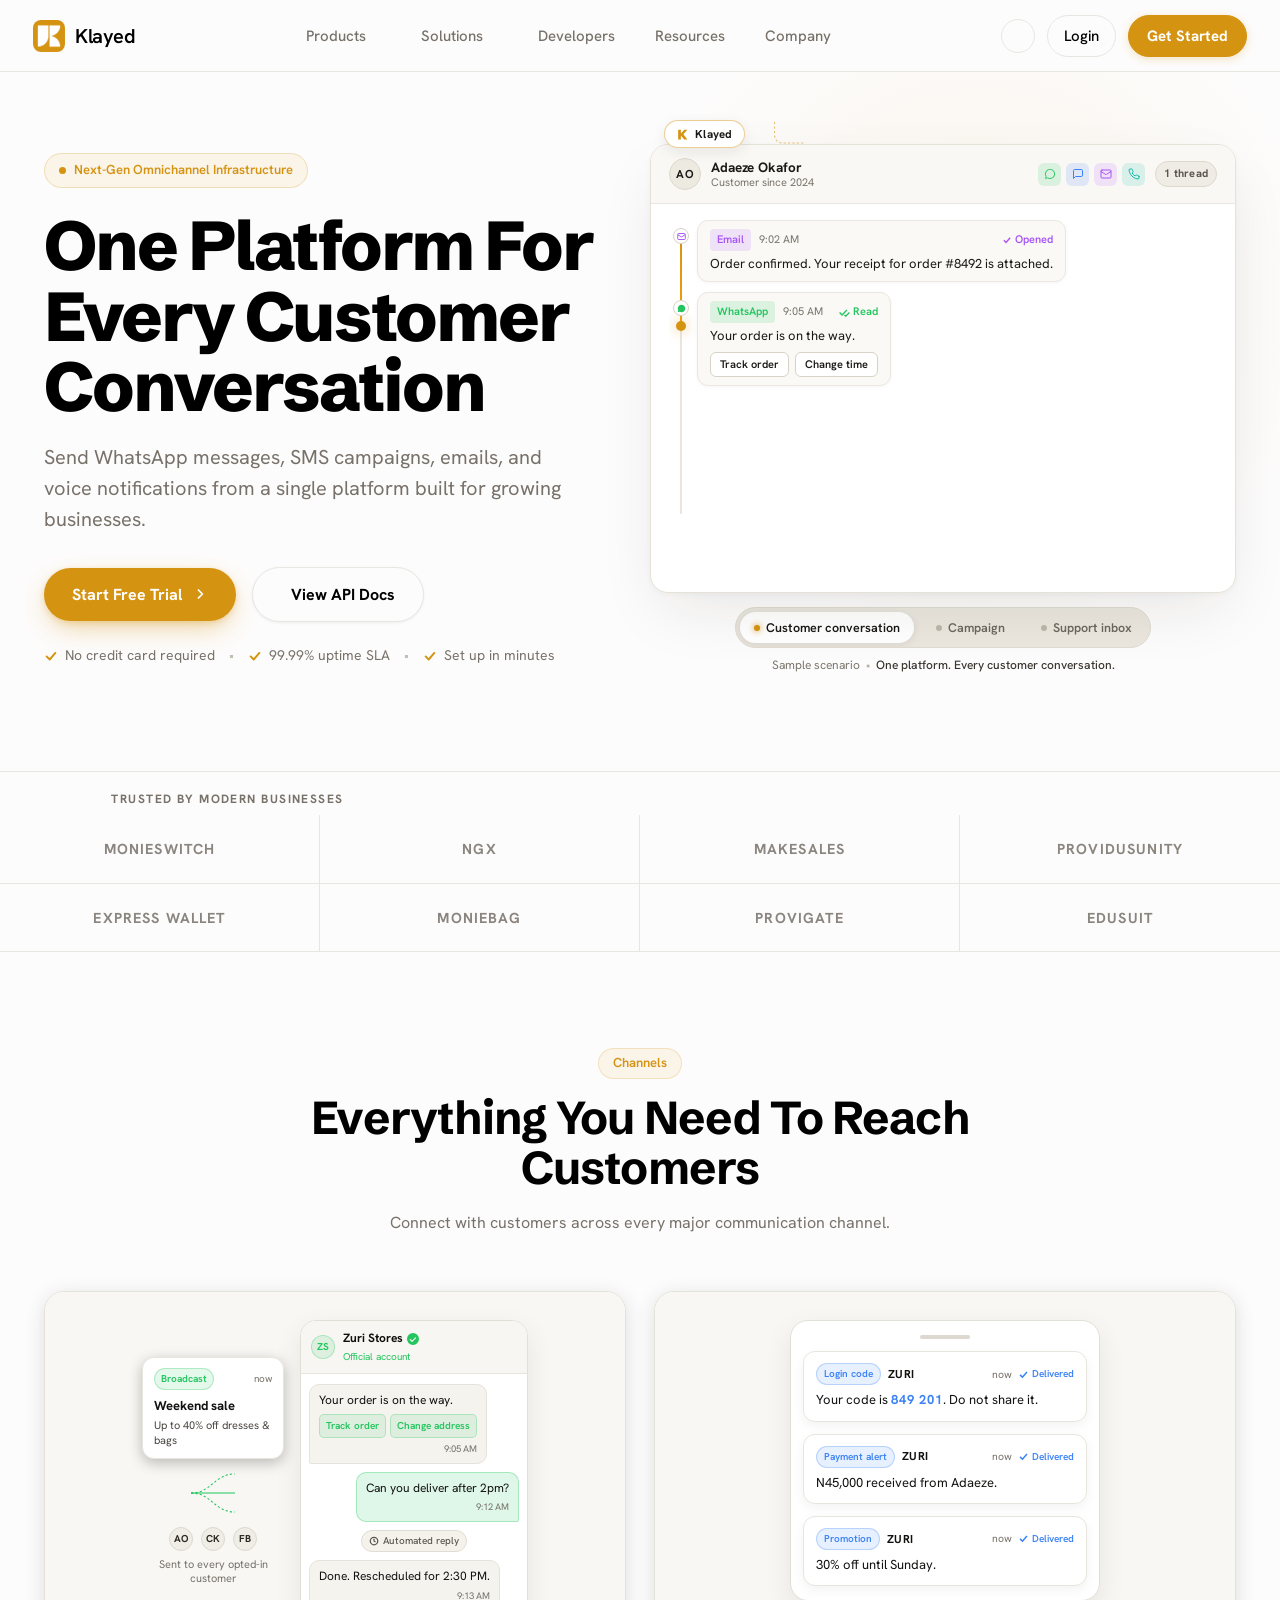
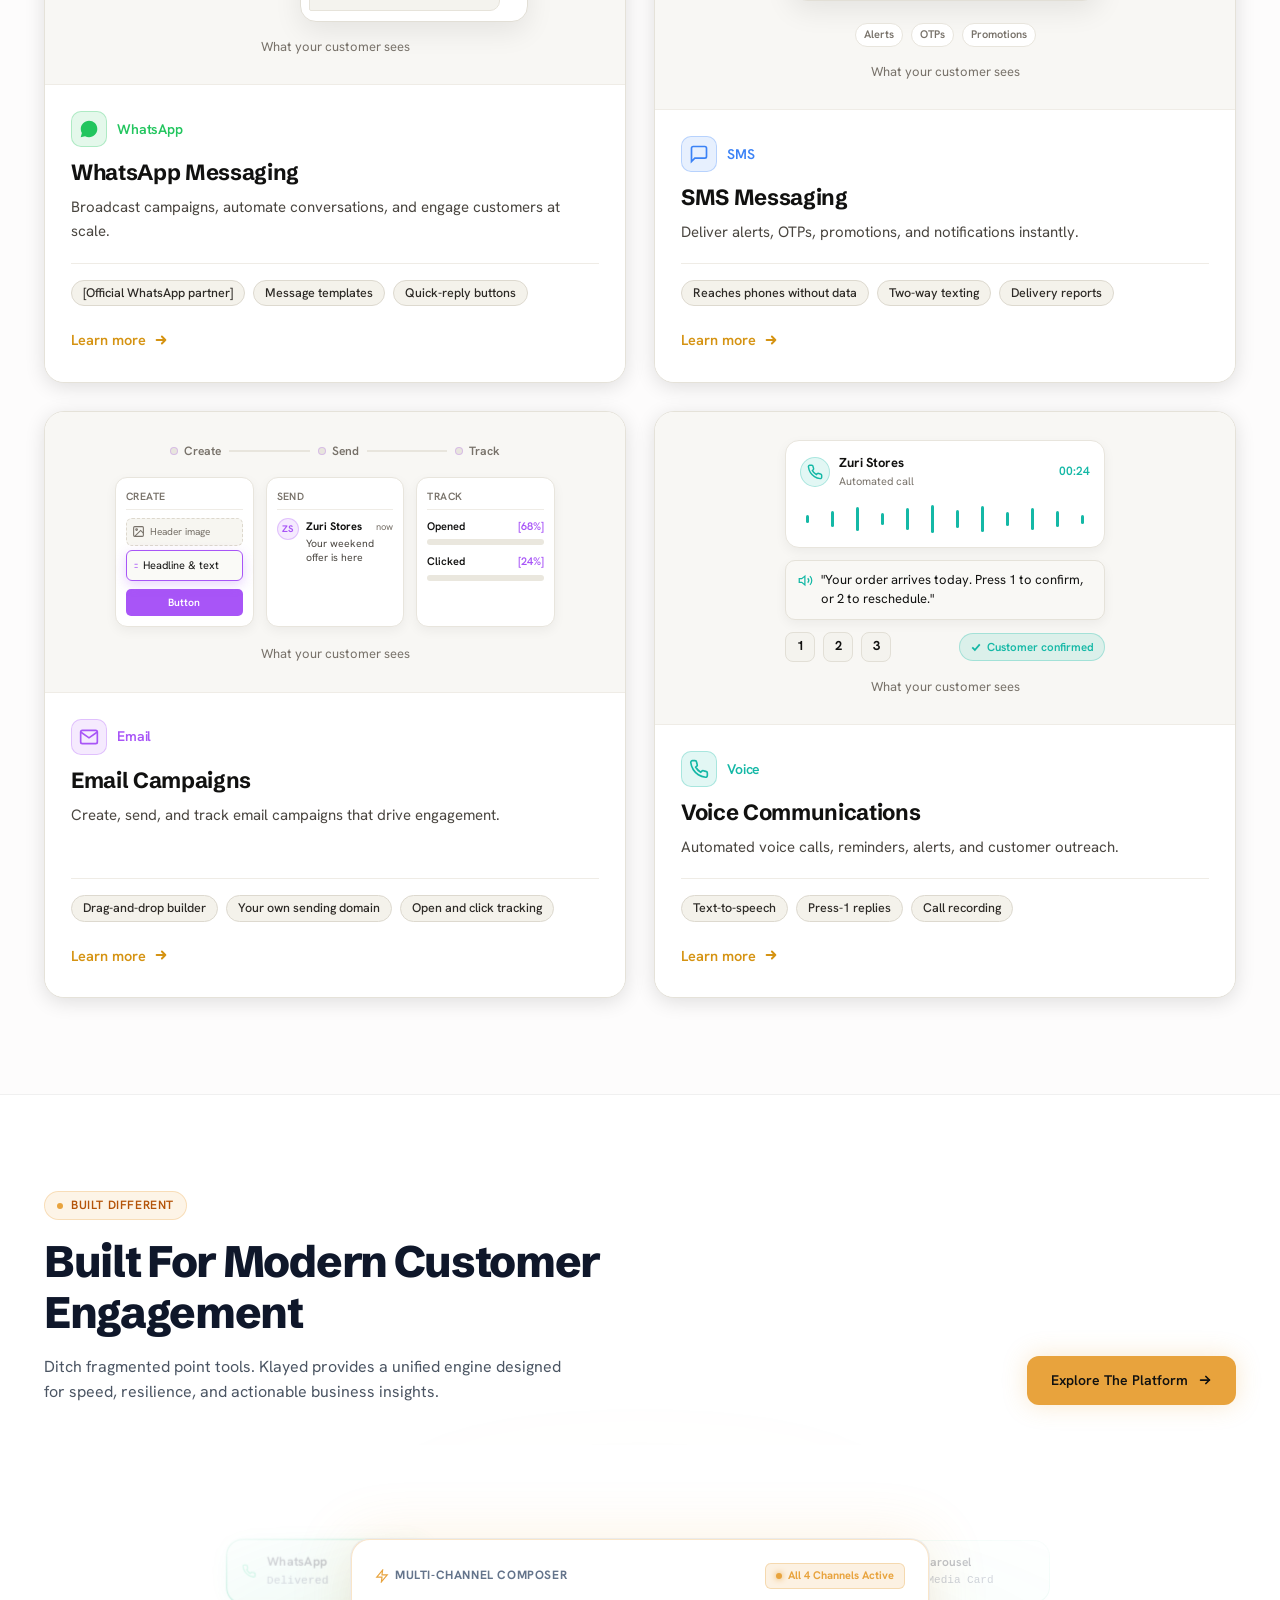
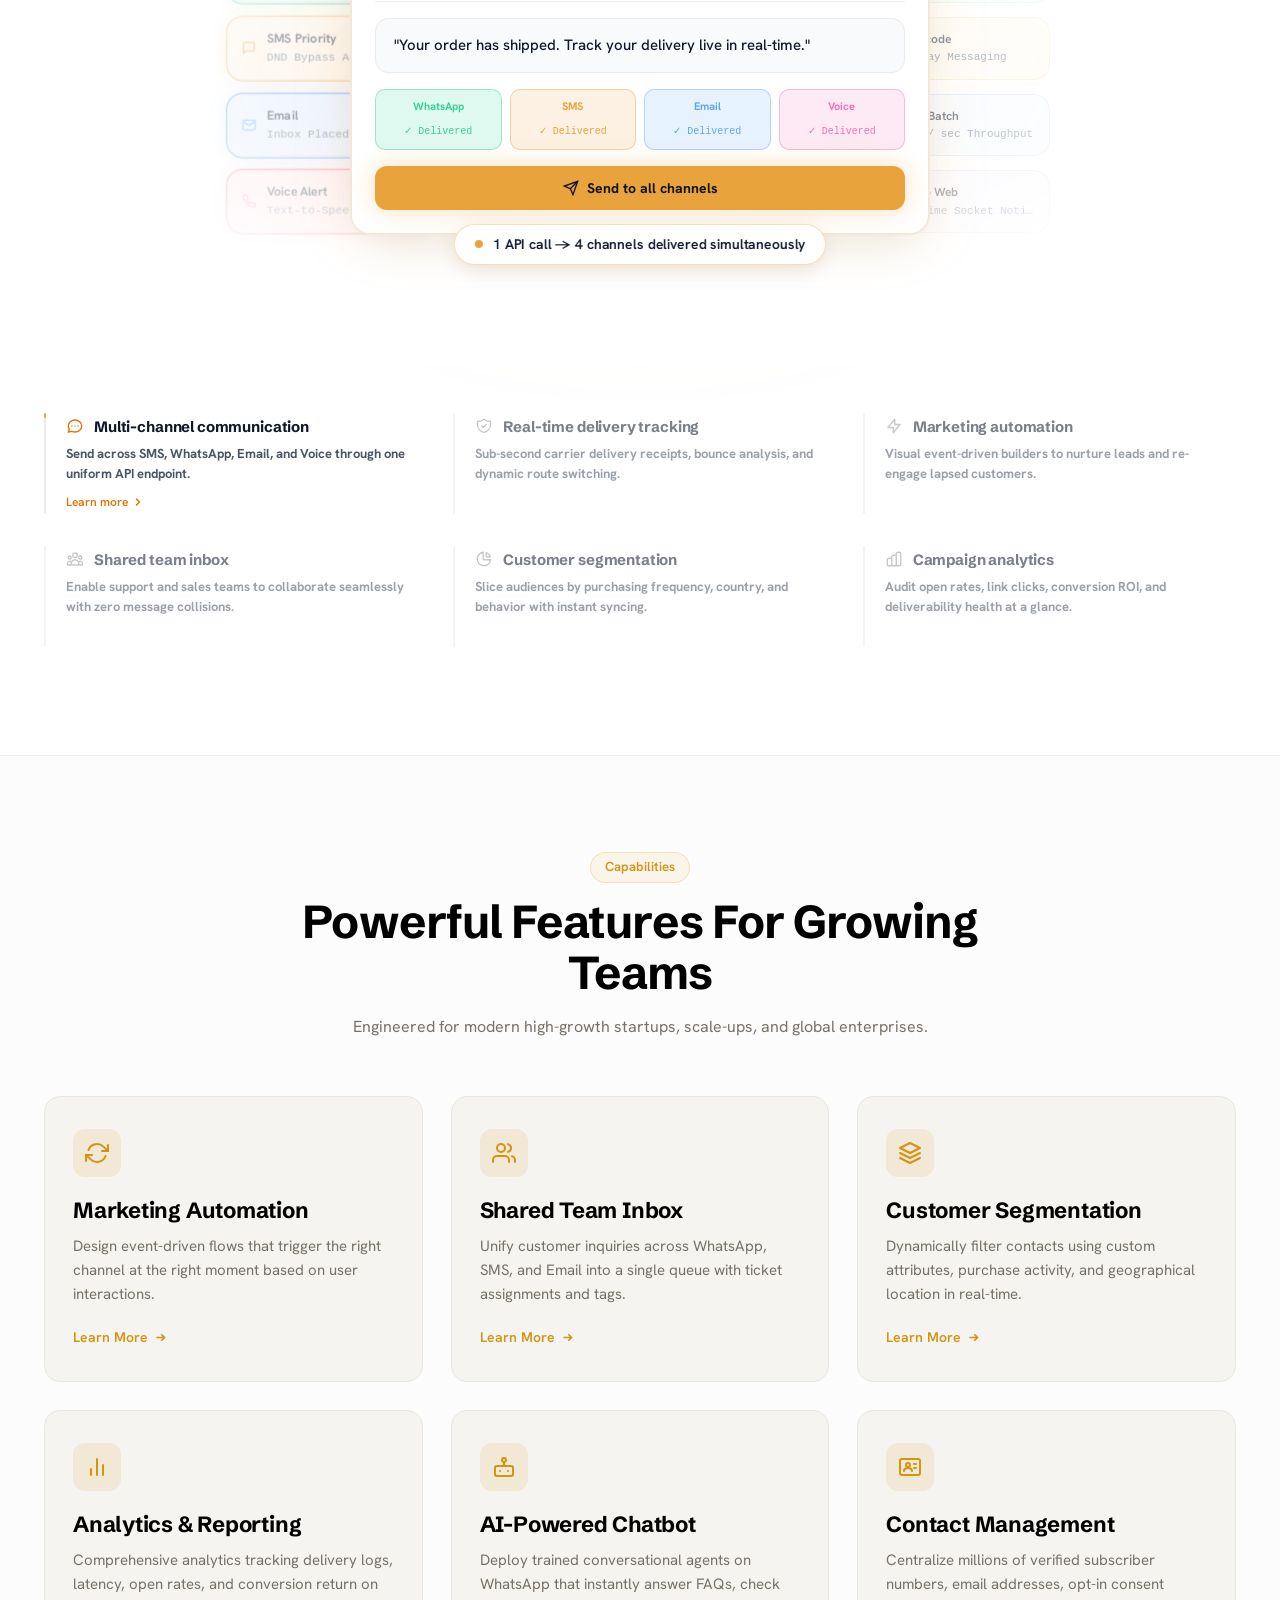
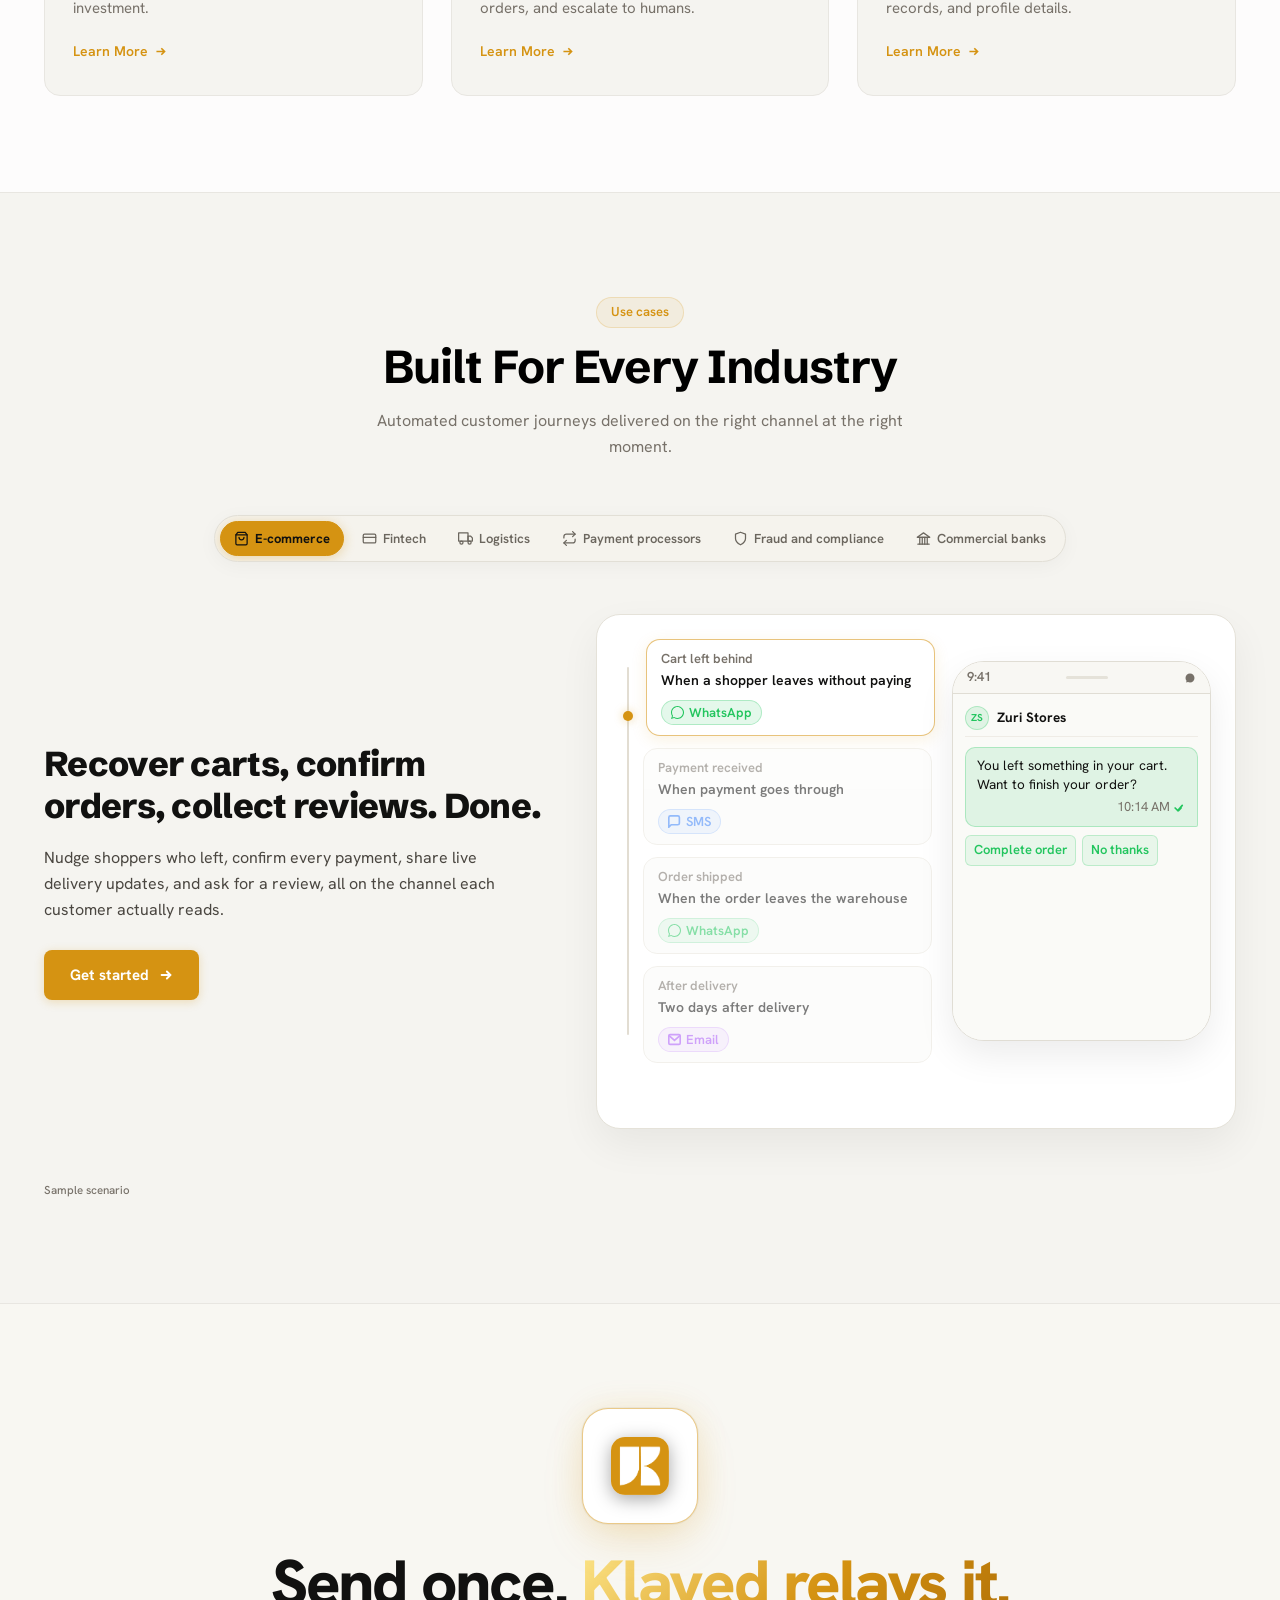
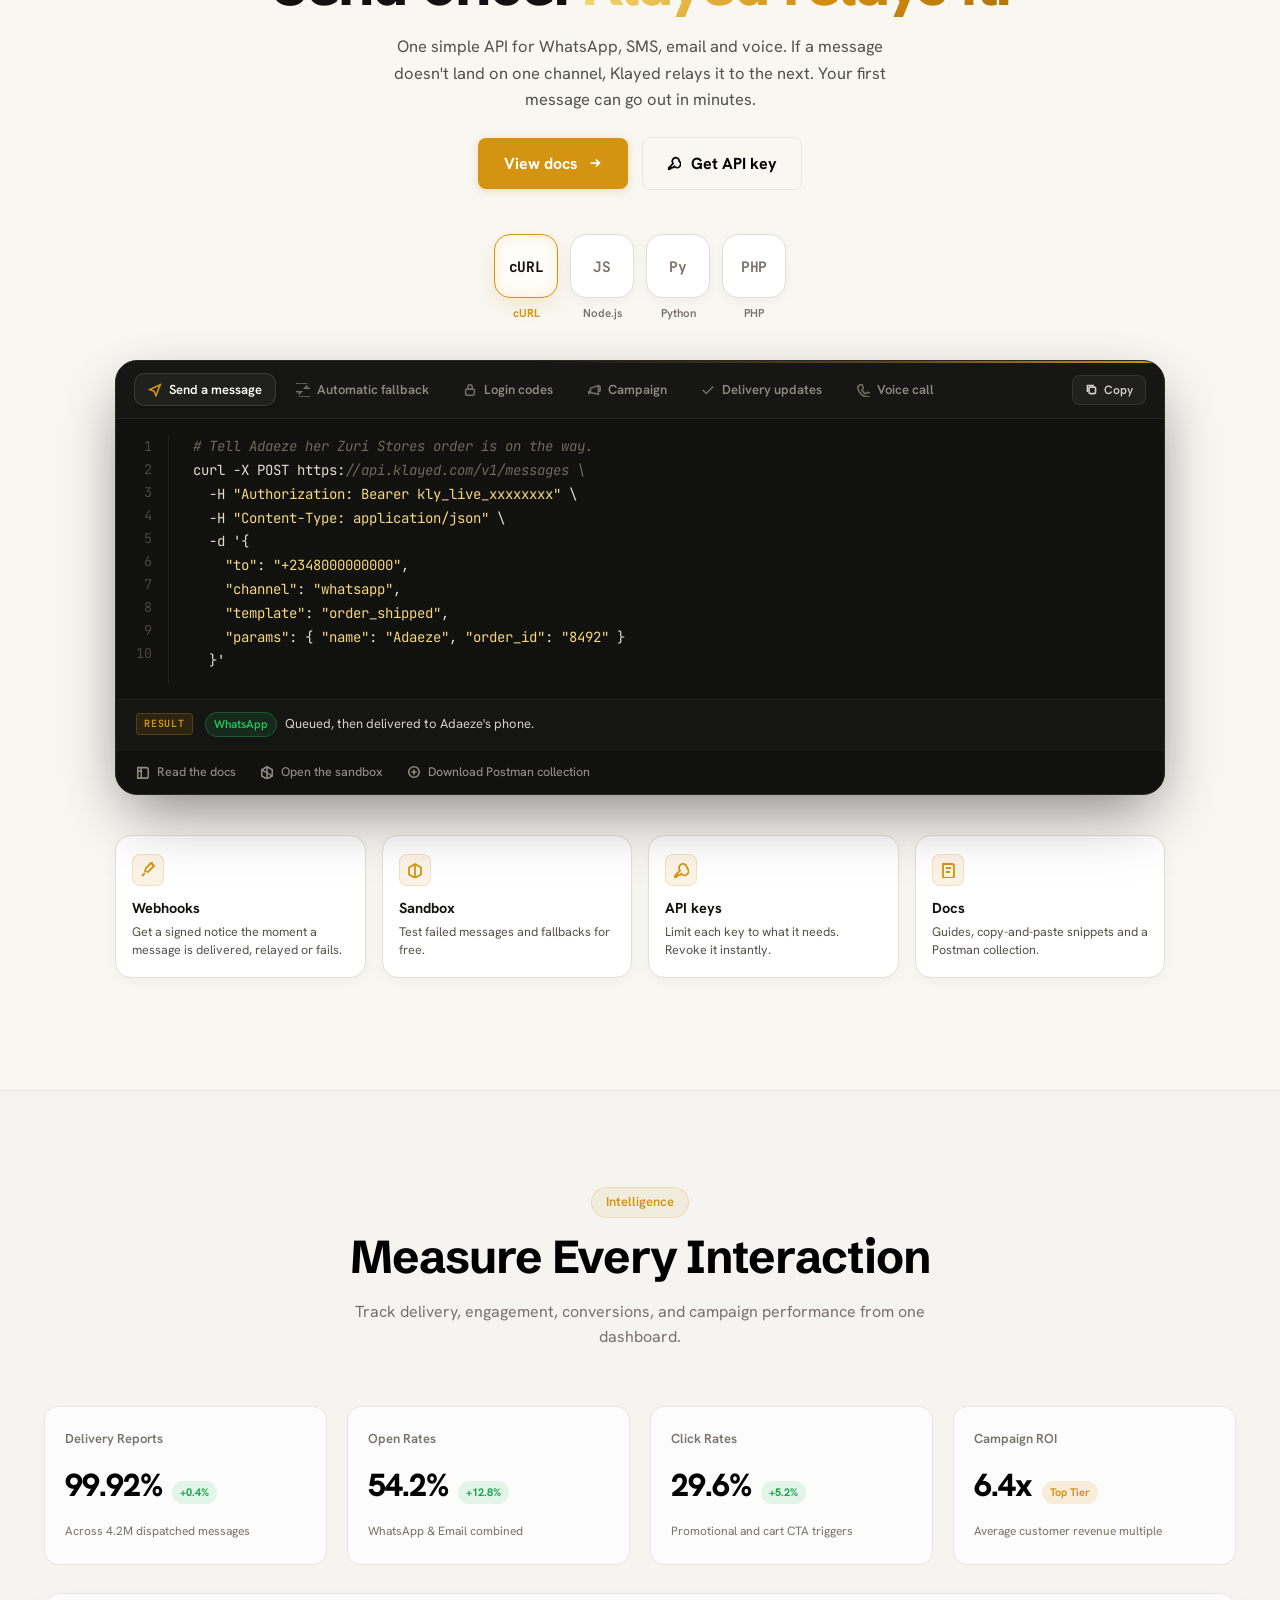
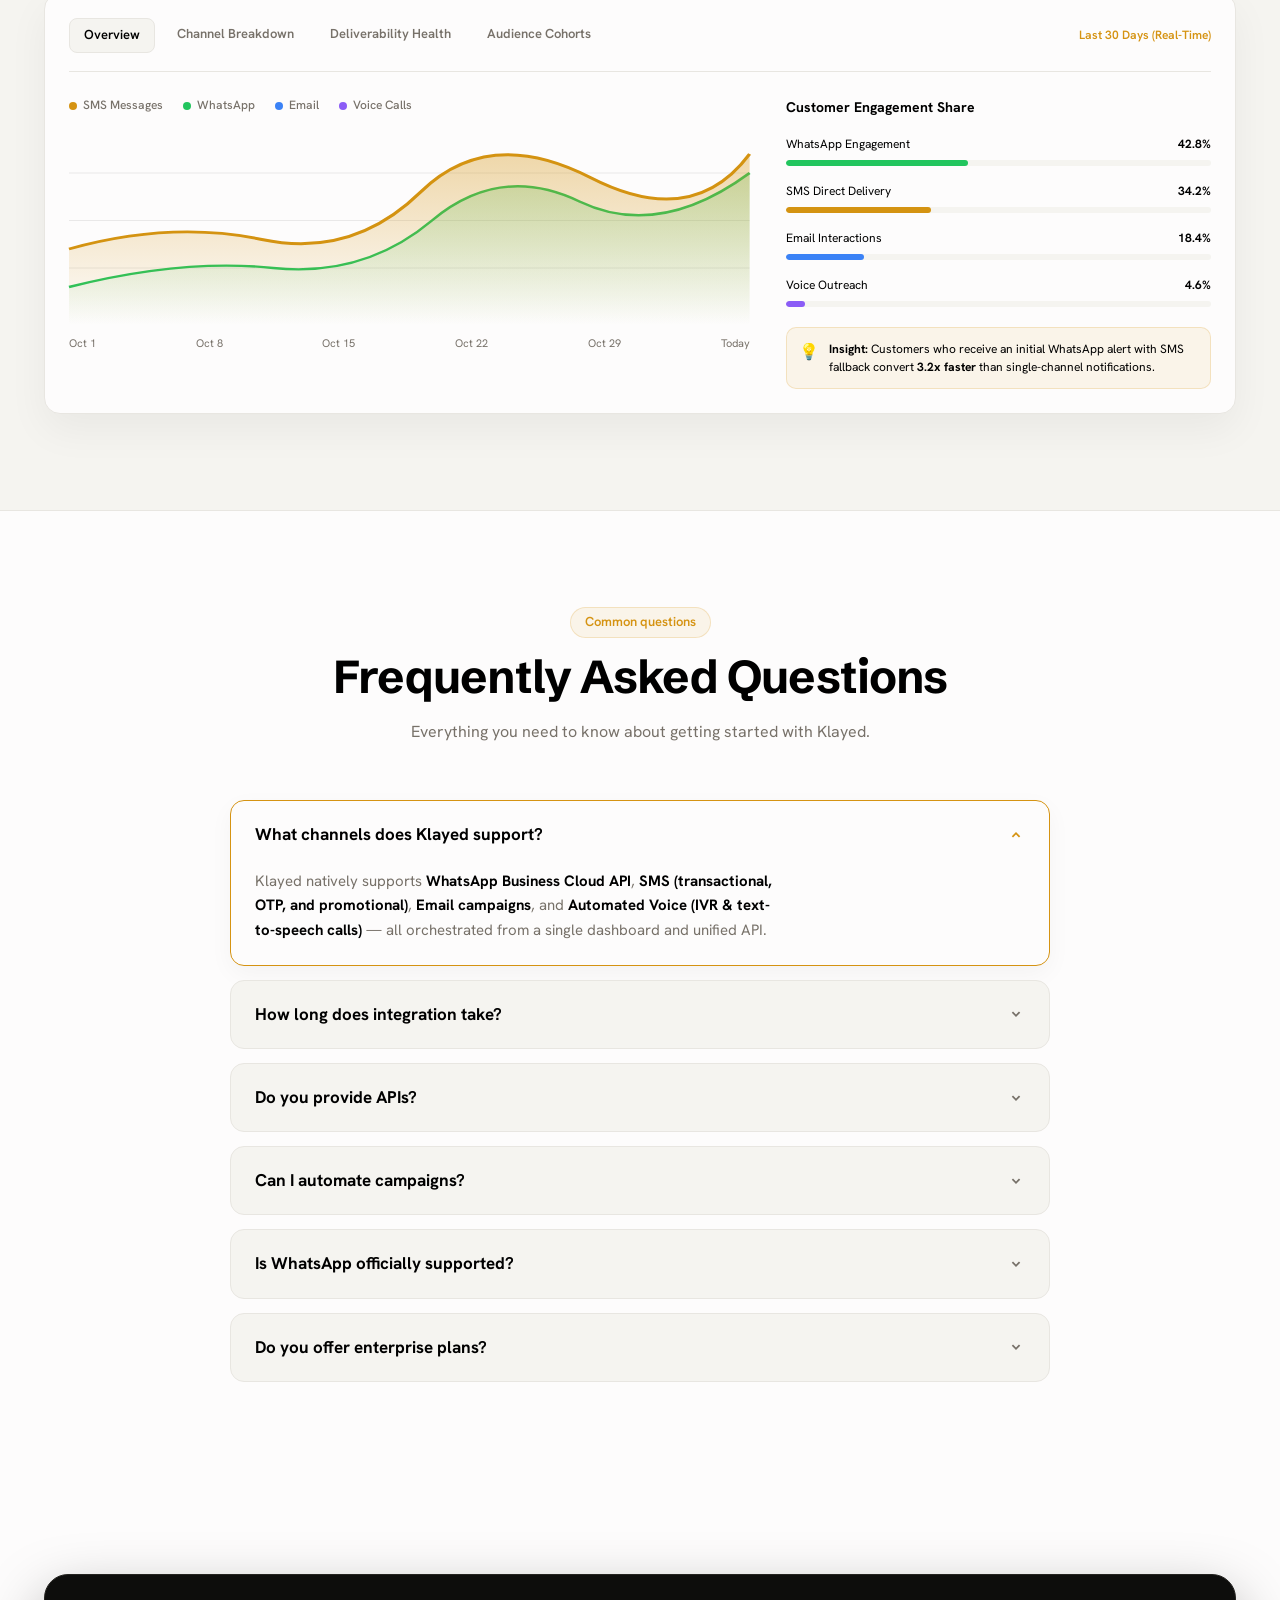
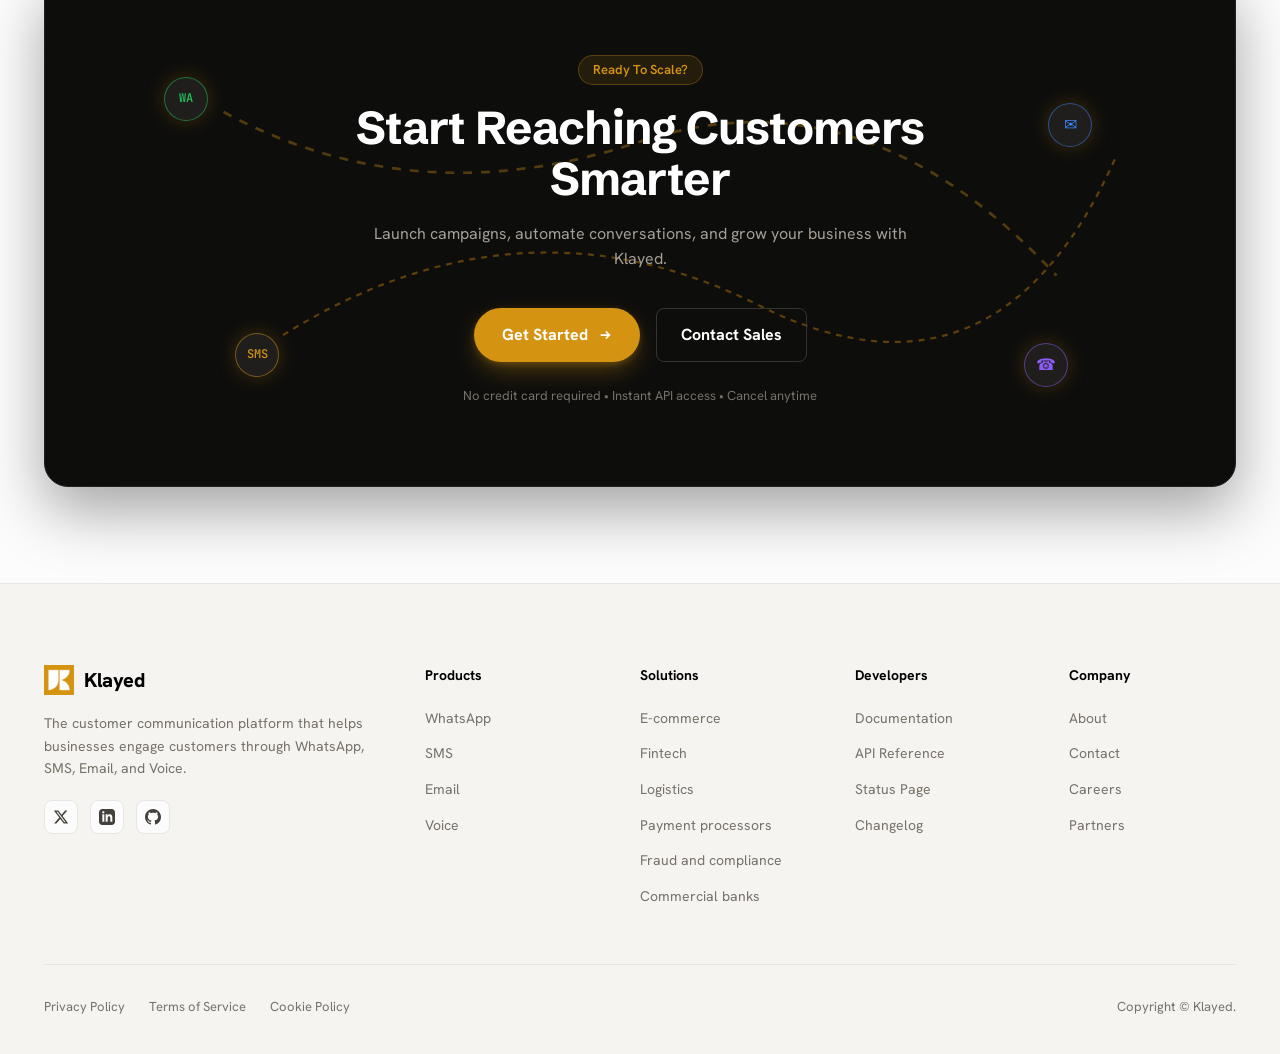
<file: klayed landing page/index.html>
<!DOCTYPE html>
<html lang="en">
<head>
  <meta charset="UTF-8">
  <meta name="viewport" content="width=device-width, initial-scale=1.0">
  <link rel="icon" type="image/png" href="assets/klayed-logo.png?v=20261005_04">
  <link rel="apple-touch-icon" href="assets/klayed-logo.png?v=20261005_04">
  <title>Klayed — The Omnichannel Messaging API & Platform (Email, WhatsApp, SMS, Voice)</title>
  <meta name="description" content="Connect with customers everywhere they are. Reach your audience across Email, WhatsApp, SMS, and Voice using one unified, lightning-fast platform.">

  <!-- OpenGraph Metadata -->
  <meta property="og:title" content="Klayed — The Omnichannel Messaging API & Platform">
  <meta property="og:description" content="Reach your audience across Email, WhatsApp, SMS, and Voice using one unified, lightning-fast platform.">
  <meta property="og:type" content="website">

  <!-- Typography: Two-Font System (Schibsted Grotesk + Hanken Grotesk + JetBrains Mono) -->
  <link rel="preconnect" href="https://fonts.googleapis.com">
  <link rel="preconnect" href="https://fonts.gstatic.com" crossorigin>
  <link rel="stylesheet" href="https://fonts.googleapis.com/css2?family=Hanken+Grotesk:wght@400;500;600;700&family=Schibsted+Grotesk:wght@600;700;800;900&family=JetBrains+Mono:wght@400;500&display=swap">

  <link rel="stylesheet" href="https://use.hugeicons.com/font/icons.css">
  <link rel="stylesheet" href="landing.css?v=20261012_merchant_v2">
  <script>
    (function() {
      try {
        if (localStorage.getItem('klayed-theme') === 'dark') {
          document.documentElement.classList.add('dark-preview');
        }
      } catch (e) {}
    })();
  </script>
</head>
<body>
  <script>
    if (document.documentElement.classList.contains('dark-preview')) {
      document.body.classList.add('dark-preview');
    }
  </script>


  <!-- ====================================================================
       2. Navigation Header (Termii Reference Style)
       ==================================================================== -->
  <header class="site-header" id="site-header">
    <div class="header-inner">
      <!-- Brand Logo: Klayed -->
      <a href="index.html" class="header-brand" aria-label="Klayed Home">
        <img src="assets/klayed-logo.png?v=20261005_04" alt="Klayed Logo" class="brand-logo-img" width="32" height="32">
        <span class="brand-title">Klayed</span>
      </a>

      <!-- Center Navigation with Products Dropdown -->
      <nav class="header-nav" aria-label="Main Navigation">
        <!-- Products Dropdown (Image 1 Layout: 2-Col Channels & Platform on Left, Developer Platform on Right) -->
        <div class="nav-item-dropdown nav-item-products">
          <button type="button" class="nav-link-item" aria-haspopup="true" aria-expanded="false" id="btn-products-dropdown">
            <span>Products</span>
            <i class="hgi-stroke hgi-arrow-down-01 chevron-icon" style="font-size: 11px;"></i>
          </button>
          <div class="nav-dropdown-menu nav-dropdown-products" role="menu" aria-labelledby="btn-products-dropdown">
            <div class="prod-layout-container">
              
              <!-- Left Section: Channels & Platform (2 Columns) -->
              <div class="prod-section-channels">
                <span class="prod-section-label">Channels &amp; Platform:</span>
                <div class="prod-channels-grid">
                  
                  <!-- Email API -->
                  <a href="#channels" class="prod-item" role="menuitem">
                    <div class="prod-circle-icon">
                      <i class="hgi-stroke hgi-mail-01"></i>
                    </div>
                    <div class="prod-item-text">
                      <span class="prod-item-title">Email API</span>
                      <span class="prod-item-desc">Transactional &amp; marketing, custom DKIM/SPF</span>
                    </div>
                  </a>

                  <!-- Workflow Automations -->
                  <a href="#workflows" class="prod-item" role="menuitem">
                    <div class="prod-circle-icon">
                      <svg viewBox="0 0 24 24" width="18" height="18" fill="none" stroke="currentColor" stroke-width="2" stroke-linecap="round" stroke-linejoin="round">
                        <rect x="3" y="3" width="6" height="6" rx="1.5"></rect>
                        <rect x="15" y="15" width="6" height="6" rx="1.5"></rect>
                        <rect x="15" y="3" width="6" height="6" rx="1.5"></rect>
                        <path d="M6 9v3a3 3 0 0 0 3 3h6"></path>
                        <path d="M15 6h-3"></path>
                      </svg>
                    </div>
                    <div class="prod-item-text">
                      <span class="prod-item-title">Workflow automations</span>
                      <span class="prod-item-desc">Drag-and-drop journey builder &amp; branching</span>
                    </div>
                  </a>

                  <!-- WhatsApp Business -->
                  <a href="#channels" class="prod-item" role="menuitem">
                    <div class="prod-circle-icon">
                      <i class="hgi-stroke hgi-whatsapp"></i>
                    </div>
                    <div class="prod-item-text">
                      <span class="prod-item-title">WhatsApp Business</span>
                      <span class="prod-item-desc">Meta Cloud API, bots &amp; catalog checkout</span>
                    </div>
                  </a>

                  <!-- Unified Team Inbox -->
                  <a href="#solutions" class="prod-item" role="menuitem">
                    <div class="prod-circle-icon">
                      <i class="hgi-stroke hgi-user-multiple"></i>
                    </div>
                    <div class="prod-item-text">
                      <span class="prod-item-title">Unified team inbox</span>
                      <span class="prod-item-desc">Shared cross-channel inbox for live support</span>
                    </div>
                  </a>

                  <!-- SMS API -->
                  <a href="#channels" class="prod-item" role="menuitem">
                    <div class="prod-circle-icon">
                      <i class="hgi-stroke hgi-message-01"></i>
                    </div>
                    <div class="prod-item-text">
                      <span class="prod-item-title">SMS API</span>
                      <span class="prod-item-desc">Sub-second 2FA OTPs, smart carrier routing</span>
                    </div>
                  </a>

                  <!-- AI Conversation Agents -->
                  <a href="#solutions" class="prod-item" role="menuitem">
                    <div class="prod-circle-icon">
                      <svg viewBox="0 0 24 24" width="18" height="18" fill="none" stroke="currentColor" stroke-width="2" stroke-linecap="round" stroke-linejoin="round">
                        <path d="M12 2l2.4 5.6L20 10l-5.6 2.4L12 18l-2.4-5.6L4 10l5.6-2.4L12 2z"></path>
                        <path d="M19 15l1 2.5 2.5 1-2.5 1-1 2.5-1-2.5-2.5-1 2.5-1 1-2.5z"></path>
                      </svg>
                    </div>
                    <div class="prod-item-text">
                      <span class="prod-item-title">AI conversation agents</span>
                      <span class="prod-item-desc">Autonomous customer support &amp; sales triage</span>
                    </div>
                  </a>

                  <!-- Voice API -->
                  <a href="#channels" class="prod-item" role="menuitem">
                    <div class="prod-circle-icon">
                      <i class="hgi-stroke hgi-call-02"></i>
                    </div>
                    <div class="prod-item-text">
                      <span class="prod-item-title">Voice API</span>
                      <span class="prod-item-desc">Outbound IVR, neural TTS &amp; call routing</span>
                    </div>
                  </a>

                  <!-- Audience & Segments -->
                  <a href="#solutions" class="prod-item" role="menuitem">
                    <div class="prod-circle-icon">
                      <i class="hgi-stroke hgi-filter"></i>
                    </div>
                    <div class="prod-item-text">
                      <span class="prod-item-title">Audience &amp; segments</span>
                      <span class="prod-item-desc">Dynamic behavioral customer segmentation</span>
                    </div>
                  </a>

                </div>
              </div>

              <!-- Right Section: Developer Platform & Infrastructure (1 Column) -->
              <div class="prod-section-solutions">
                <span class="prod-section-label">Developer Platform:</span>
                <div class="prod-solutions-list">
                  
                  <!-- REST APIs & SDKs -->
                  <a href="#developers" class="prod-item" role="menuitem">
                    <div class="prod-circle-icon">
                      <i class="hgi-stroke hgi-developer"></i>
                    </div>
                    <div class="prod-item-text">
                      <span class="prod-item-title">REST APIs &amp; SDKs</span>
                      <span class="prod-item-desc">Node.js, Python, Go, PHP client libraries</span>
                    </div>
                  </a>

                  <!-- Webhooks & Telemetry -->
                  <a href="#developers" class="prod-item" role="menuitem">
                    <div class="prod-circle-icon">
                      <i class="hgi-stroke hgi-link-02"></i>
                    </div>
                    <div class="prod-item-text">
                      <span class="prod-item-title">Webhooks &amp; telemetry</span>
                      <span class="prod-item-desc">Real-time receipts &amp; status event stream</span>
                    </div>
                  </a>

                  <!-- Deliverability Engine -->
                  <a href="#metrics" class="prod-item" role="menuitem">
                    <div class="prod-circle-icon">
                      <i class="hgi-stroke hgi-tick-double-02"></i>
                    </div>
                    <div class="prod-item-text">
                      <span class="prod-item-title">Deliverability engine</span>
                      <span class="prod-item-desc">99.99% uptime SLA &amp; carrier routing</span>
                    </div>
                  </a>

                  <!-- Developer Sandbox -->
                  <a href="#developers" class="prod-item" role="menuitem">
                    <div class="prod-circle-icon">
                      <i class="hgi-stroke hgi-computer"></i>
                    </div>
                    <div class="prod-item-text">
                      <span class="prod-item-title">Developer sandbox</span>
                      <span class="prod-item-desc">Zero-cost simulated testing environment</span>
                    </div>
                  </a>

                </div>
              </div>

            </div>
          </div>
        </div>

        <!-- Solutions (Mega Dropdown: Klayed Teams & Industries) -->
        <div class="nav-item-dropdown nav-item-solutions">
          <button type="button" class="nav-link-item" aria-haspopup="true" aria-expanded="false" id="btn-solutions-dropdown">
            <span>Solutions</span>
            <i class="hgi-stroke hgi-arrow-down-01 chevron-icon" style="font-size: 11px;"></i>
          </button>
          <div class="nav-dropdown-menu nav-dropdown-solutions nav-mega-dropdown" role="menu" aria-labelledby="btn-solutions-dropdown">
            <div class="mega-dropdown-grid">
              
              <!-- LEFT PANEL: SOLUTIONS BY TEAM -->
              <div class="mega-panel-usecases">
                <!-- Header -->
                <div class="mega-section-header">
                  <div class="mega-header-pill">
                    <svg class="mega-icon-loop" viewBox="0 0 24 24" width="16" height="16" fill="none" stroke="currentColor" stroke-width="2" stroke-linecap="round" stroke-linejoin="round">
                      <path d="M18.178 8c5.096 0 5.096 8 0 8-5.095 0-7.267-8-12.356-8-5.096 0-5.096 8 0 8 5.095 0 7.267-8 12.356-8z"/>
                    </svg>
                    <span class="mega-title-badge">Solutions by team</span>
                  </div>
                  <p class="mega-subtitle">Built for every team driving revenue and engagement</p>
                </div>

                <!-- 2-Column Grid of Klayed Teams -->
                <div class="mega-usecases-grid">
                  <!-- Marketing -->
                  <a href="#solutions" class="mega-usecase-item" data-sol-tab-trigger="marketing">
                    <div class="mega-avatar avatar-marketing">
                      <svg viewBox="0 0 40 40" width="38" height="38" fill="none" xmlns="http://www.w3.org/2000/svg">
                        <rect width="40" height="40" rx="10" fill="url(#mkt-grad)"/>
                        <circle cx="20" cy="15" r="9" fill="#18181b"/>
                        <circle cx="20" cy="17" r="5.5" fill="#fed7aa"/>
                        <rect x="12" y="10" width="16" height="6" rx="3" fill="#18181b"/>
                        <rect x="14" y="13" width="12" height="4" rx="2" fill="#fde68a"/>
                        <path d="M9 39c0-6 4.9-11 11-11s11 5 11 11" fill="#18181b"/>
                        <path d="M16 28l4 5 4-5" fill="#fde68a"/>
                        <defs>
                          <linearGradient id="mkt-grad" x1="0" y1="0" x2="40" y2="40" gradientUnits="userSpaceOnUse">
                            <stop stop-color="#F59E0B"/>
                            <stop offset="1" stop-color="#D49311"/>
                          </linearGradient>
                        </defs>
                      </svg>
                    </div>
                    <div class="mega-usecase-meta">
                      <span class="mega-usecase-title">Marketing</span>
                      <span class="mega-usecase-desc">Campaigns &amp; lifecycle journeys</span>
                    </div>
                  </a>

                  <!-- Sales -->
                  <a href="#solutions" class="mega-usecase-item" data-sol-tab-trigger="sales">
                    <div class="mega-avatar avatar-sales">
                      <svg viewBox="0 0 40 40" width="38" height="38" fill="none" xmlns="http://www.w3.org/2000/svg">
                        <rect width="40" height="40" rx="10" fill="url(#sales-grad)"/>
                        <circle cx="20" cy="16" r="8" fill="#44403c"/>
                        <circle cx="20" cy="17" r="5.5" fill="#fed7aa"/>
                        <path d="M16 19c0 2.5 1.8 4 4 4s4-1.5 4-4h-8z" fill="#44403c"/>
                        <path d="M9 39c0-6 4.9-11 11-11s11 5 11 11" fill="#D49311"/>
                        <path d="M17 28l3 5 3-5" fill="#fef3c7"/>
                        <defs>
                          <linearGradient id="sales-grad" x1="0" y1="0" x2="40" y2="40" gradientUnits="userSpaceOnUse">
                            <stop stop-color="#27272a"/>
                            <stop offset="1" stop-color="#18181b"/>
                          </linearGradient>
                        </defs>
                      </svg>
                    </div>
                    <div class="mega-usecase-meta">
                      <span class="mega-usecase-title">Sales</span>
                      <span class="mega-usecase-desc">Lead capture &amp; WhatsApp handoff</span>
                    </div>
                  </a>

                  <!-- Customer Support -->
                  <a href="#solutions" class="mega-usecase-item" data-sol-tab-trigger="support">
                    <div class="mega-avatar avatar-ops">
                      <svg viewBox="0 0 40 40" width="38" height="38" fill="none" xmlns="http://www.w3.org/2000/svg">
                        <rect width="40" height="40" rx="10" fill="url(#ops-grad)"/>
                        <circle cx="20" cy="16" r="8" fill="#18181b"/>
                        <circle cx="20" cy="17" r="5.5" fill="#fed7aa"/>
                        <rect x="15" y="15" width="10" height="3" rx="1.5" fill="#09090b"/>
                        <path d="M12 16a2 2 0 0 1 2-2v4a2 2 0 0 1-2-2zM28 16a2 2 0 0 0-2-2v4a2 2 0 0 0 2-2z" fill="#fde68a"/>
                        <path d="M9 39c0-6 4.9-11 11-11s11 5 11 11" fill="#18181b"/>
                        <path d="M16 28h8v11h-8z" fill="#fde68a"/>
                        <defs>
                          <linearGradient id="ops-grad" x1="0" y1="0" x2="40" y2="40" gradientUnits="userSpaceOnUse">
                            <stop stop-color="#EA580C"/>
                            <stop offset="1" stop-color="#C2410C"/>
                          </linearGradient>
                        </defs>
                      </svg>
                    </div>
                    <div class="mega-usecase-meta">
                      <span class="mega-usecase-title">Customer Support</span>
                      <span class="mega-usecase-desc">Unified inbox &amp; 24/7 AI triage</span>
                    </div>
                  </a>

                  <!-- Products & Engineering -->
                  <a href="#solutions" class="mega-usecase-item" data-sol-tab-trigger="product">
                    <div class="mega-avatar avatar-pmo">
                      <svg viewBox="0 0 40 40" width="38" height="38" fill="none" xmlns="http://www.w3.org/2000/svg">
                        <rect width="40" height="40" rx="10" fill="url(#pmo-grad)"/>
                        <circle cx="20" cy="15" r="9" fill="#18181b"/>
                        <circle cx="20" cy="17" r="5.5" fill="#fde68a"/>
                        <path d="M15 16c0-2.8 2.2-5 5-5s5 2.2 5 5v1h-10v-1z" fill="#09090b"/>
                        <path d="M9 39c0-6 4.9-11 11-11s11 5 11 11" fill="#18181b"/>
                        <path d="M16 28l4 6 4-6" fill="#D49311"/>
                        <defs>
                          <linearGradient id="pmo-grad" x1="0" y1="0" x2="40" y2="40" gradientUnits="userSpaceOnUse">
                            <stop stop-color="#44403c"/>
                            <stop offset="1" stop-color="#292524"/>
                          </linearGradient>
                        </defs>
                      </svg>
                    </div>
                    <div class="mega-usecase-meta">
                      <span class="mega-usecase-title">Products</span>
                      <span class="mega-usecase-desc">Transactional alerts &amp; 2FA OTP</span>
                    </div>
                  </a>
                </div>

                <!-- Footer Link -->
                <div class="mega-panel-footer">
                  <a href="#solutions" class="mega-view-all-link">
                    <span>Explore all team workflows</span>
                    <span class="mega-link-arrow">→</span>
                  </a>
                </div>
              </div>

              <!-- RIGHT PANEL: SOLUTIONS BY INDUSTRY -->
              <div class="mega-panel-capabilities">
                <div class="mega-capabilities-header">
                  <span class="mega-title-badge">Solutions by industry</span>
                </div>

                <!-- 3 Columns of Klayed's 6 Industries -->
                <div class="mega-capabilities-cols">
                  
                  <!-- Col 1: Banking & Wallets -->
                  <div class="mega-cap-col">
                    <h5 class="mega-col-title">Financial Services</h5>
                    <ul class="mega-cap-list">
                      <li>
                        <a href="#solutions" class="mega-cap-link">
                          <i class="hgi-stroke hgi-bank mega-cap-icon"></i>
                          <span>Commercial Banks</span>
                        </a>
                      </li>
                      <li>
                        <a href="#solutions" class="mega-cap-link">
                          <i class="hgi-stroke hgi-rocket mega-cap-icon"></i>
                          <span>Fintechs &amp; Wallets</span>
                        </a>
                      </li>
                    </ul>
                  </div>

                  <!-- Col 2: Payments & Security -->
                  <div class="mega-cap-col">
                    <h5 class="mega-col-title">Payments &amp; Trust</h5>
                    <ul class="mega-cap-list">
                      <li>
                        <a href="#solutions" class="mega-cap-link">
                          <i class="hgi-stroke hgi-credit-card mega-cap-icon"></i>
                          <span>Payment Processors</span>
                        </a>
                      </li>
                      <li>
                        <a href="#solutions" class="mega-cap-link">
                          <i class="hgi-stroke hgi-shield-alert mega-cap-icon"></i>
                          <span>Fraud &amp; Compliance</span>
                        </a>
                      </li>
                    </ul>
                  </div>

                  <!-- Col 3: Scale & Commerce -->
                  <div class="mega-cap-col">
                    <h5 class="mega-col-title">Scale &amp; Retail</h5>
                    <ul class="mega-cap-list">
                      <li>
                        <a href="#solutions" class="mega-cap-link">
                          <i class="hgi-stroke hgi-smart-phone-01 mega-cap-icon"></i>
                          <span>Telecoms &amp; Mobile</span>
                        </a>
                      </li>
                      <li>
                        <a href="#solutions" class="mega-cap-link">
                          <i class="hgi-stroke hgi-shopping-bag-01 mega-cap-icon"></i>
                          <span>E-commerce &amp; Retail</span>
                        </a>
                      </li>
                    </ul>
                  </div>

                </div>

                <!-- Bottom Featured Banner: Klayed Enterprise & Infrastructure -->
                <div class="mega-event-banner">
                  <div class="mega-event-left">
                    <span class="mega-event-title">Klayed Enterprise</span>
                    <span class="mega-event-meta">99.99% SLA • Dedicated carrier routes • SOC2 &amp; NDPR compliant</span>
                  </div>
                  <div class="mega-event-badges" aria-hidden="true">
                    <div class="badge-shape shape-lavender"></div>
                    <div class="badge-shape shape-blue"></div>
                    <div class="badge-shape shape-clover">
                      <span></span><span></span><span></span><span></span>
                    </div>
                  </div>
                  <div class="mega-event-action">
                    <a href="#cta" class="mega-event-cta">
                      <span>Talk to sales</span>
                    </a>
                    <a href="#cta" class="mega-event-arrow-btn" aria-label="Talk to sales">
                      <svg viewBox="0 0 20 20" width="14" height="14" fill="none" stroke="currentColor" stroke-width="2.2" stroke-linecap="round" stroke-linejoin="round">
                        <line x1="5" y1="15" x2="15" y2="5"/>
                        <polyline points="7 5 15 5 15 13"/>
                      </svg>
                    </a>
                  </div>
                </div>

              </div>

            </div>
          </div>
        </div>

                <!-- Developers -->
        <a href="#developers" class="nav-link-item">Developers</a>

        <!-- Resources -->
        <a href="#resources" class="nav-link-item">Resources</a>

        <!-- Company -->
        <a href="#company" class="nav-link-item">Company</a>
      </nav>

      <!-- Right Action Controls (Secondary: Login, Primary: Get Started) -->
      <div class="header-actions">
        <!-- Sun/Theme Icon Toggle -->
        <button type="button" class="theme-toggle-btn" id="theme-toggle-btn" title="Toggle theme mode" aria-label="Toggle theme mode">
          <i class="hgi-stroke hgi-sun-03 icon-sun" style="font-size: 19px;"></i>
          <i class="hgi-stroke hgi-moon-02 icon-moon" style="font-size: 19px; display: none;"></i>
        </button>

        <!-- Secondary Action: Login -->
        <a href="../Klayed dashboard/index.html" class="nav-signin-link">Login</a>

        <!-- Primary CTA Button: Get Started -->
        <a href="../Klayed dashboard/index.html" class="btn-get-started">Get Started</a>
      </div>
    </div>
  </header>

  <main>
    <!-- ====================================================================
         1. HERO SECTION (Two-column layout with futuristic dashboard mockup)
         ==================================================================== -->
    <section class="v2-hero-section" id="hero">
      <div class="v2-hero-glow-bg" aria-hidden="true"></div>
      <div class="v2-container v2-hero-container">
        
        <!-- Hero Left Column: Headline, Subtext, CTAs, Proof Metrics -->
        <div class="v2-hero-left">
          <div class="v2-hero-badge">
            <span class="v2-badge-dot"></span>
            <span>Next-Gen Omnichannel Infrastructure</span>
          </div>

          <h1 class="v2-hero-headline">
            One Platform For Every Customer Conversation
          </h1>

          <p class="v2-hero-subtext">
            Send WhatsApp messages, SMS campaigns, emails, and voice notifications from a single platform built for growing businesses.
          </p>

          <div class="v2-hero-cta-group">
            <a href="../Klayed dashboard/index.html" class="v2-btn-primary v2-btn-pill">
              <span>Start Free Trial</span>
              <svg viewBox="0 0 20 20" width="16" height="16" fill="none" stroke="currentColor" stroke-width="2.2" stroke-linecap="round" stroke-linejoin="round">
                <polyline points="8 5 13 10 8 15"/>
              </svg>
            </a>
            <a href="#developers" class="v2-btn-secondary v2-btn-pill">
              <i class="hgi-stroke hgi-developer" style="font-size: 18px;"></i>
              <span>View API Docs</span>
            </a>
          </div>

          <!-- Trust Badges Strip (Image 2 Style) -->
          <div class="v2-hero-trust-bar">
            <span class="v2-trust-item">
              <svg viewBox="0 0 16 16" width="14" height="14" fill="none" stroke="currentColor" stroke-width="2.2" stroke-linecap="round" stroke-linejoin="round"><polyline points="3 8.5 6.5 12 13 4.5"/></svg>
              <span>No credit card required</span>
            </span>
            <span class="v2-trust-dot">•</span>
            <span class="v2-trust-item">
              <svg viewBox="0 0 16 16" width="14" height="14" fill="none" stroke="currentColor" stroke-width="2.2" stroke-linecap="round" stroke-linejoin="round"><polyline points="3 8.5 6.5 12 13 4.5"/></svg>
              <span>99.99% uptime SLA</span>
            </span>
            <span class="v2-trust-dot">•</span>
            <span class="v2-trust-item">
              <svg viewBox="0 0 16 16" width="14" height="14" fill="none" stroke="currentColor" stroke-width="2.2" stroke-linecap="round" stroke-linejoin="round"><polyline points="3 8.5 6.5 12 13 4.5"/></svg>
              <span>Set up in minutes</span>
            </span>
          </div>
        </div>

        <!-- Hero Right Column: One Customer, One Conversation Visual -->
        <div class="v2-hero-right">
          <div class="klayed-hero-visual" id="hero-conversation-visual" role="region" aria-label="Animation showing one customer receiving email, WhatsApp, SMS and voice messages from a business, all in a single conversation on Klayed.">
            
            <!-- Top-Left Klayed Origin Connector Chip -->
            <div class="khv-origin-badge" aria-hidden="true">
              <div class="khv-origin-chip">
                <svg viewBox="0 0 24 24" width="13" height="13" fill="#D49311">
                  <path d="M4 3h5v7.2L15.3 3H21l-7.5 8.5L21 21h-5.7L9 13.8V21H4V3z"/>
                </svg>
                <span>Klayed</span>
              </div>
              <svg class="khv-origin-connector" viewBox="0 0 80 32" fill="none" preserveAspectRatio="none">
                <path d="M 38 0 V 16 Q 38 28 50 28 H 78" stroke="rgba(212, 147, 17, 0.45)" stroke-width="1.5" stroke-dasharray="3 3"/>
              </svg>
            </div>

            <!-- The Main Conversation Card -->
            <div class="khv-card" id="khv-main-card">
              
              <!-- Card Top Bar: Customer Profile + Channel Icons + "1 thread" -->
              <div class="khv-topbar">
                <div class="khv-customer-profile">
                  <div class="khv-avatar" aria-hidden="true">AO</div>
                  <div class="khv-customer-meta">
                    <span class="khv-customer-name">Adaeze Okafor</span>
                    <span class="khv-customer-sub">Customer since 2024</span>
                  </div>
                </div>

                <div class="khv-thread-indicator">
                  <div class="khv-channel-icons-row" id="khv-topbar-channels">
                    <span class="khv-ch-icon khv-wa" title="WhatsApp" aria-label="WhatsApp">
                      <svg viewBox="0 0 24 24" width="12" height="12" fill="currentColor">
                        <path d="M12.04 2C6.58 2 2.13 6.45 2.13 11.91c0 1.75.46 3.45 1.32 4.95L2.05 22l5.25-1.38c1.45.79 3.08 1.21 4.74 1.21 5.46 0 9.91-4.45 9.91-9.91 0-2.65-1.03-5.14-2.9-7.01A9.87 9.87 0 0 0 12.04 2zm0 18.15c-1.48 0-2.93-.39-4.19-1.14l-.3-.18-3.12.82.83-3.04-.2-.32c-.82-1.3-1.25-2.82-1.25-4.38 0-4.54 3.69-8.23 8.23-8.23 2.21 0 4.27.86 5.83 2.42 1.55 1.56 2.41 3.62 2.41 5.82 0 4.54-3.7 8.22-8.24 8.22z"/>
                      </svg>
                    </span>
                    <span class="khv-ch-icon khv-sms" title="SMS" aria-label="SMS">
                      <svg viewBox="0 0 24 24" width="12" height="12" fill="none" stroke="currentColor" stroke-width="2" stroke-linecap="round" stroke-linejoin="round">
                        <path d="M21 15a2 2 0 0 1-2 2H7l-4 4V5a2 2 0 0 1 2-2h14a2 2 0 0 1 2 2z"/>
                      </svg>
                    </span>
                    <span class="khv-ch-icon khv-email" title="Email" aria-label="Email">
                      <svg viewBox="0 0 24 24" width="12" height="12" fill="none" stroke="currentColor" stroke-width="2" stroke-linecap="round" stroke-linejoin="round">
                        <rect x="2" y="4" width="20" height="16" rx="2"/>
                        <path d="m22 7-8.97 5.7a1.94 1.94 0 0 1-2.06 0L2 7"/>
                      </svg>
                    </span>
                    <span class="khv-ch-icon khv-voice" title="Voice" aria-label="Voice">
                      <svg viewBox="0 0 24 24" width="12" height="12" fill="none" stroke="currentColor" stroke-width="2" stroke-linecap="round" stroke-linejoin="round">
                        <path d="M22 16.92v3a2 2 0 0 1-2.18 2 19.79 19.79 0 0 1-8.63-3.07 19.5 19.5 0 0 1-6-6 19.79 19.79 0 0 1-3.07-8.67A2 2 0 0 1 4.11 2h3a2 2 0 0 1 2 1.72 12.84 12.84 0 0 0 .7 2.81 2 2 0 0 1-.45 2.11L8.09 9.91a16 16 0 0 0 6 6l1.27-1.27a2 2 0 0 1 2.11-.45 12.84 12.84 0 0 0 2.81.7A2 2 0 0 1 22 16.92z"/>
                      </svg>
                    </span>
                  </div>
                  <span class="khv-thread-badge">1 thread</span>
                </div>
              </div>

              <!-- Stage Views (Cross-fading) -->
              <div class="khv-stage">
                
                <!-- SCENE 1: CUSTOMER CONVERSATION -->
                <div class="khv-scene khv-scene-conversation active" id="khv-scene-1" role="tabpanel" aria-labelledby="khv-tab-1">
                  <div class="khv-timeline">
                    <!-- Amber Spine Track & Indicator -->
                    <div class="khv-spine-track">
                      <div class="khv-spine-fill" id="khv-spine-fill"></div>
                      <div class="khv-spine-dot" id="khv-spine-dot"></div>
                    </div>

                    <div class="khv-messages-list" id="khv-messages-list">
                      
                      <!-- 1. Email -->
                      <div class="khv-msg-node" data-msg="1">
                        <div class="khv-node-dot khv-nd-email">
                          <svg viewBox="0 0 24 24" width="9" height="9" fill="none" stroke="currentColor" stroke-width="2.5"><rect x="2" y="4" width="20" height="16" rx="2"/><path d="m22 7-8.97 5.7a1.94 1.94 0 0 1-2.06 0L2 7"/></svg>
                        </div>
                        <div class="khv-bubble khv-bubble-business">
                          <div class="khv-bubble-meta">
                            <span class="khv-tag khv-tag-email">Email</span>
                            <span class="khv-time">9:02 AM</span>
                            <span class="khv-status khv-stat-opened">
                              <svg viewBox="0 0 16 16" width="10" height="10" fill="none" stroke="currentColor" stroke-width="2.2"><polyline points="3 8.5 6.5 12 13 4.5"/></svg>
                              <span>Opened</span>
                            </span>
                          </div>
                          <p class="khv-text">Order confirmed. Your receipt for order #8492 is attached.</p>
                        </div>
                      </div>

                      <!-- 2. WhatsApp Outbound -->
                      <div class="khv-msg-node" data-msg="2">
                        <div class="khv-node-dot khv-nd-wa">
                          <svg viewBox="0 0 24 24" width="9" height="9" fill="currentColor"><path d="M12.04 2C6.58 2 2.13 6.45 2.13 11.91c0 1.75.46 3.45 1.32 4.95L2.05 22l5.25-1.38c1.45.79 3.08 1.21 4.74 1.21 5.46 0 9.91-4.45 9.91-9.91 0-2.65-1.03-5.14-2.9-7.01A9.87 9.87 0 0 0 12.04 2z"/></svg>
                        </div>
                        <div class="khv-bubble khv-bubble-business">
                          <div class="khv-bubble-meta">
                            <span class="khv-tag khv-tag-wa">WhatsApp</span>
                            <span class="khv-time">9:05 AM</span>
                            <span class="khv-status khv-stat-read">
                              <svg viewBox="0 0 18 14" width="11" height="9" fill="none" stroke="currentColor" stroke-width="2.2"><path d="m1 7 4 4 8-8m-4 8 2 2 6-6"/></svg>
                              <span>Read</span>
                            </span>
                          </div>
                          <p class="khv-text">Your order is on the way.</p>
                          <div class="khv-actions-row">
                            <span class="khv-action-btn">Track order</span>
                            <span class="khv-action-btn">Change time</span>
                          </div>
                        </div>
                      </div>

                      <!-- 3. WhatsApp Inbound (Customer Reply) -->
                      <div class="khv-msg-node khv-node-inbound" data-msg="3">
                        <div class="khv-node-dot khv-nd-inbound">
                          <span class="khv-mini-initials">AO</span>
                        </div>
                        <div class="khv-bubble khv-bubble-customer">
                          <div class="khv-bubble-meta">
                            <span class="khv-tag khv-tag-customer">Adaeze</span>
                            <span class="khv-time">9:12 AM</span>
                          </div>
                          <p class="khv-text">Can you deliver after 2pm?</p>
                        </div>
                      </div>

                      <!-- 4. WhatsApp Outbound (Business Reply) -->
                      <div class="khv-msg-node" data-msg="4">
                        <div class="khv-node-dot khv-nd-wa">
                          <svg viewBox="0 0 24 24" width="9" height="9" fill="currentColor"><path d="M12.04 2C6.58 2 2.13 6.45 2.13 11.91c0 1.75.46 3.45 1.32 4.95L2.05 22l5.25-1.38c1.45.79 3.08 1.21 4.74 1.21 5.46 0 9.91-4.45 9.91-9.91 0-2.65-1.03-5.14-2.9-7.01A9.87 9.87 0 0 0 12.04 2z"/></svg>
                        </div>
                        <div class="khv-bubble khv-bubble-business">
                          <div class="khv-bubble-meta">
                            <span class="khv-tag khv-tag-wa">WhatsApp</span>
                            <span class="khv-time">9:13 AM</span>
                            <span class="khv-badge-author">Replied by Support team</span>
                          </div>
                          <p class="khv-text">Done. Rescheduled for 2:30 PM.</p>
                        </div>
                      </div>

                      <!-- 5. SMS -->
                      <div class="khv-msg-node" data-msg="5">
                        <div class="khv-node-dot khv-nd-sms">
                          <svg viewBox="0 0 24 24" width="9" height="9" fill="none" stroke="currentColor" stroke-width="2.5"><path d="M21 15a2 2 0 0 1-2 2H7l-4 4V5a2 2 0 0 1 2-2h14a2 2 0 0 1 2 2z"/></svg>
                        </div>
                        <div class="khv-bubble khv-bubble-business">
                          <div class="khv-bubble-meta">
                            <span class="khv-tag khv-tag-sms">SMS</span>
                            <span class="khv-time">1:55 PM</span>
                            <span class="khv-status khv-stat-delivered">
                              <svg viewBox="0 0 16 16" width="10" height="10" fill="none" stroke="currentColor" stroke-width="2.2"><polyline points="3 8.5 6.5 12 13 4.5"/></svg>
                              <span>Delivered</span>
                            </span>
                          </div>
                          <p class="khv-text">Your delivery code is <span class="khv-code-highlight">4920</span>.</p>
                        </div>
                      </div>

                      <!-- 6. Voice Call -->
                      <div class="khv-msg-node" data-msg="6">
                        <div class="khv-node-dot khv-nd-voice">
                          <svg viewBox="0 0 24 24" width="9" height="9" fill="none" stroke="currentColor" stroke-width="2.5"><path d="M22 16.92v3a2 2 0 0 1-2.18 2 19.79 19.79 0 0 1-8.63-3.07 19.5 19.5 0 0 1-6-6 19.79 19.79 0 0 1-3.07-8.67A2 2 0 0 1 4.11 2h3a2 2 0 0 1 2 1.72 12.84 12.84 0 0 0 .7 2.81 2 2 0 0 1-.45 2.11L8.09 9.91a16 16 0 0 0 6 6l1.27-1.27a2 2 0 0 1 2.11-.45 12.84 12.84 0 0 0 2.81.7A2 2 0 0 1 22 16.92z"/></svg>
                        </div>
                        <div class="khv-bubble khv-bubble-voice">
                          <div class="khv-bubble-meta">
                            <span class="khv-tag khv-tag-voice">Voice</span>
                            <span class="khv-time">2:28 PM</span>
                            <span class="khv-status khv-stat-voice" id="khv-voice-status">
                              <span class="khv-voice-pulse-dot"></span>
                              <span id="khv-voice-status-label">Calling...</span>
                            </span>
                          </div>
                          <div class="khv-voice-body">
                            <span class="khv-voice-desc">Delivery call · Press 1 to confirm</span>
                            <div class="khv-keypad-box">
                              <span class="khv-keypad-key" id="khv-keypad-1">1</span>
                              <span class="khv-keypad-status" id="khv-keypad-status">Press 1</span>
                            </div>
                          </div>
                        </div>
                      </div>

                    </div>
                  </div>

                  <!-- Scene 1 Caption Footer -->
                  <div class="khv-caption-strip" id="khv-caption-1">
                    <span>Email. WhatsApp. SMS. Voice. One conversation.</span>
                  </div>
                </div>

                <!-- SCENE 2: CAMPAIGN -->
                <div class="khv-scene khv-scene-campaign" id="khv-scene-2" role="tabpanel" aria-labelledby="khv-tab-2">
                  <div class="khv-campaign-content">
                    
                    <div class="khv-camp-card">
                      <div class="khv-camp-top">
                        <span class="khv-camp-eyebrow">Multi-channel campaign</span>
                        <span class="khv-camp-state">Dispatching</span>
                      </div>
                      <h4 class="khv-camp-title">Weekend Sale</h4>
                      <div class="khv-camp-preview-box">
                        <span class="khv-camp-preview-label">Message preview</span>
                        <p class="khv-camp-preview-msg">"30% off until Sunday."</p>
                      </div>
                    </div>

                    <div class="khv-camp-audiences">
                      
                      <!-- WhatsApp Row -->
                      <div class="khv-aud-item">
                        <div class="khv-aud-header">
                          <div class="khv-aud-left">
                            <span class="khv-tag khv-tag-wa">WhatsApp</span>
                            <span class="khv-aud-label">Customers who opted in</span>
                          </div>
                          <div class="khv-aud-right">
                            <span class="khv-editable-badge" title="Editable placeholder">[14,250]</span>
                          </div>
                        </div>
                        <div class="khv-progress-track">
                          <div class="khv-progress-bar khv-pbar-wa" id="khv-bar-wa"></div>
                        </div>
                      </div>

                      <!-- SMS Row -->
                      <div class="khv-aud-item">
                        <div class="khv-aud-header">
                          <div class="khv-aud-left">
                            <span class="khv-tag khv-tag-sms">SMS</span>
                            <span class="khv-aud-label">Customers without data</span>
                          </div>
                          <div class="khv-aud-right">
                            <span class="khv-editable-badge" title="Editable placeholder">[9,840]</span>
                          </div>
                        </div>
                        <div class="khv-progress-track">
                          <div class="khv-progress-bar khv-pbar-sms" id="khv-bar-sms"></div>
                        </div>
                      </div>

                      <!-- Email Row -->
                      <div class="khv-aud-item">
                        <div class="khv-aud-header">
                          <div class="khv-aud-left">
                            <span class="khv-tag khv-tag-email">Email</span>
                            <span class="khv-aud-label">Newsletter subscribers</span>
                          </div>
                          <div class="khv-aud-right">
                            <span class="khv-editable-badge" title="Editable placeholder">[32,100]</span>
                          </div>
                        </div>
                        <div class="khv-progress-track">
                          <div class="khv-progress-bar khv-pbar-email" id="khv-bar-email"></div>
                        </div>
                      </div>

                    </div>

                  </div>

                  <!-- Scene 2 Caption Footer -->
                  <div class="khv-caption-strip" id="khv-caption-2">
                    <span>One campaign. Every channel your customers use.</span>
                  </div>
                </div>

                <!-- SCENE 3: SUPPORT INBOX -->
                <div class="khv-scene khv-scene-inbox" id="khv-scene-3" role="tabpanel" aria-labelledby="khv-tab-3">
                  <div class="khv-inbox-layout">
                    
                    <!-- Left: Incoming channel feed -->
                    <div class="khv-inbox-column">
                      <div class="khv-inbox-feed-header">Incoming streams</div>
                      <div class="khv-inbox-cards">
                        
                        <div class="khv-feed-card is-active">
                          <div class="khv-feed-card-head">
                            <span class="khv-tag khv-tag-wa">WhatsApp</span>
                            <span class="khv-feed-time">2m ago</span>
                          </div>
                          <div class="khv-feed-snippet">"Where is my order?"</div>
                        </div>

                        <div class="khv-feed-card">
                          <div class="khv-feed-card-head">
                            <span class="khv-tag khv-tag-sms">SMS</span>
                            <span class="khv-feed-time">7m ago</span>
                          </div>
                          <div class="khv-feed-snippet">"Reply STOP to unsubscribe"</div>
                        </div>

                        <div class="khv-feed-card">
                          <div class="khv-feed-card-head">
                            <span class="khv-tag khv-tag-email">Email</span>
                            <span class="khv-feed-time">12m ago</span>
                          </div>
                          <div class="khv-feed-snippet">"Invoice request"</div>
                        </div>

                        <div class="khv-feed-card">
                          <div class="khv-feed-card-head">
                            <span class="khv-tag khv-tag-voice">Voice</span>
                            <span class="khv-feed-time">19m ago</span>
                          </div>
                          <div class="khv-feed-snippet">"Missed call · call back"</div>
                        </div>

                      </div>
                    </div>

                    <!-- Right: Active conversation & agent reply box -->
                    <div class="khv-detail-column">
                      <div class="khv-detail-top">
                        <div class="khv-detail-user">
                          <span class="khv-detail-avatar">AO</span>
                          <div>
                            <span class="khv-detail-name">Adaeze Okafor</span>
                            <span class="khv-detail-sub">WhatsApp Thread</span>
                          </div>
                        </div>
                        <span class="khv-status-badge">Open</span>
                      </div>

                      <div class="khv-detail-bubble-area">
                        <div class="khv-detail-customer-msg">
                          <span>Where is my order?</span>
                          <span class="khv-detail-msg-time">10:48 AM</span>
                        </div>
                      </div>

                      <div class="khv-agent-reply-box">
                        <div class="khv-reply-field">
                          <span class="khv-typing-cursor">Type a reply to Adaeze...</span>
                        </div>
                        <div class="khv-reply-bottom">
                          <span class="khv-template-chip">Insert template</span>
                          <button type="button" class="khv-send-action" aria-label="Send reply">
                            <svg viewBox="0 0 16 16" width="11" height="11" fill="none" stroke="currentColor" stroke-width="2.2"><path d="m14 2-6 6M14 2 9 14l-2-5-5-2 12-5z"/></svg>
                          </button>
                        </div>
                      </div>
                    </div>

                  </div>

                  <!-- Scene 3 Caption Footer -->
                  <div class="khv-caption-strip" id="khv-caption-3">
                    <span>Every channel lands in one inbox. Your team answers from one place.</span>
                  </div>
                </div>

              </div>
            </div>

            <!-- Under Card: Auto-advancing Pill Selector & Tagline -->
            <div class="khv-footer-controls">
              <div class="khv-pills-row" role="tablist" aria-label="Klayed interactive product scenarios">
                <button type="button" class="khv-tab-pill is-active" id="khv-tab-1" role="tab" aria-selected="true" aria-controls="khv-scene-1" data-scene="0">
                  <span class="khv-pill-dot"></span>
                  <span>Customer conversation</span>
                </button>
                <button type="button" class="khv-tab-pill" id="khv-tab-2" role="tab" aria-selected="false" aria-controls="khv-scene-2" data-scene="1">
                  <span class="khv-pill-dot"></span>
                  <span>Campaign</span>
                </button>
                <button type="button" class="khv-tab-pill" id="khv-tab-3" role="tab" aria-selected="false" aria-controls="khv-scene-3" data-scene="2">
                  <span class="khv-pill-dot"></span>
                  <span>Support inbox</span>
                </button>
              </div>

              <div class="khv-fixed-label">
                <span class="khv-label-prefix">Sample scenario</span>
                <span class="khv-label-separator">•</span>
                <span class="khv-label-main">One platform. Every customer conversation.</span>
              </div>
            </div>

          </div>
        </div>

      </div>
    </section>

    <!-- ====================================================================
         2. TRUSTED BY SECTION (Trust Strip Grid with Hairline Dividers)
         ==================================================================== -->
    <section class="trust-strip-section" id="trusted" aria-label="Trusted Enterprise Businesses">
      <div class="trust-strip-container">
        <p class="trust-strip-label">Trusted by modern businesses</p>
        <div class="trust-logo-grid">
          <div class="trust-logo-cell"><span class="trust-logo-text">Monieswitch</span></div>
          <div class="trust-logo-cell"><span class="trust-logo-text">NGX</span></div>
          <div class="trust-logo-cell"><span class="trust-logo-text">Makesales</span></div>
          <div class="trust-logo-cell"><span class="trust-logo-text">Providusunity</span></div>
          <div class="trust-logo-cell"><span class="trust-logo-text">Express Wallet</span></div>
          <div class="trust-logo-cell"><span class="trust-logo-text">Moniebag</span></div>
          <div class="trust-logo-cell"><span class="trust-logo-text">Provigate</span></div>
          <div class="trust-logo-cell"><span class="trust-logo-text">Edusuit</span></div>
        </div>
      </div>
    </section>

    <!-- ====================================================================
         3. COMMUNICATION CHANNELS SECTION (4 Interactive Product Cards)
         ==================================================================== -->
    <section class="v2-channels-section" id="channels">
      <div class="v2-container">
        <div class="v2-section-header">
          <span class="v2-section-eyebrow">Channels</span>
          <h2 class="v2-section-title">Everything You Need To Reach Customers</h2>
          <p class="v2-section-subtext">Connect with customers across every major communication channel.</p>
        </div>

                <!-- 2x2 Channels Feature Grid (Redesigned) -->
        <div class="cft-grid">
          
          <!-- ==============================================================
               TILE 1: WHATSAPP
               ============================================================== -->
          <article class="cft-tile cft-tile-wa" data-channel="wa">
            <!-- ILLUSTRATION AREA (about 280px tall, 28px padding) -->
            <div class="cft-illus" role="region" aria-label="Phone showing an automated WhatsApp reply that reschedules a delivery." tabindex="0">
              <div class="cft-stage cft-wa-stage">
                
                <!-- Left: Broadcast Fan-Out -->
                <div class="cft-wa-broadcast">
                  <div class="cft-wa-bc-card">
                    <div class="cft-wa-bc-top">
                      <span class="cft-wa-bc-pill">Broadcast</span>
                      <span class="cft-wa-bc-time">now</span>
                    </div>
                    <strong class="cft-wa-bc-title">Weekend sale</strong>
                    <p class="cft-wa-bc-sub">Up to 40% off dresses &amp; bags</p>
                  </div>

                  <!-- Desktop 3-path Fan-out SVG (hidden on mobile) -->
                  <svg class="cft-wa-fan-svg cft-wa-fan-desktop" viewBox="0 0 60 76" fill="none" aria-hidden="true">
                    <path class="cft-wa-fan-path cft-wa-fan-1" d="M0,38 C28,38 32,12 60,12" stroke="currentColor" stroke-width="1.5" stroke-dasharray="3 3"/>
                    <path class="cft-wa-fan-path cft-wa-fan-2" d="M0,38 C28,38 32,38 60,38" stroke="currentColor" stroke-width="1.5"/>
                    <path class="cft-wa-fan-path cft-wa-fan-3" d="M0,38 C28,38 32,64 60,64" stroke="currentColor" stroke-width="1.5" stroke-dasharray="3 3"/>
                  </svg>

                  <!-- Mobile Simplified Single Arrow (visible only on mobile) -->
                  <div class="cft-wa-fan-mobile-arrow" aria-hidden="true">
                    <svg viewBox="0 0 24 24" width="20" height="20" fill="none" stroke="currentColor" stroke-width="2.2"><path d="M5 12h14M13 6l6 6-6 6"/></svg>
                  </div>

                  <!-- Customer Avatars -->
                  <div class="cft-wa-avatars-col">
                    <div class="cft-wa-avatar" title="Adaeze">AO</div>
                    <div class="cft-wa-avatar" title="Chidi">CK</div>
                    <div class="cft-wa-avatar" title="Fatima">FB</div>
                  </div>
                  <span class="cft-wa-fan-label">Sent to every opted-in customer</span>
                </div>

                <!-- Right: WhatsApp Phone Chat -->
                <div class="cft-wa-phone">
                  <div class="cft-wa-phone-top">
                    <div class="cft-wa-brand-avatar">ZS</div>
                    <div class="cft-wa-brand-info">
                      <div class="cft-wa-brand-name-row">
                        <span class="cft-wa-brand-title">Zuri Stores</span>
                        <svg viewBox="0 0 16 16" width="12" height="12" fill="#22C55E" class="cft-wa-verified" aria-label="Verified"><path d="M16 8A8 8 0 1 1 0 8a8 8 0 0 1 16 0zm-3.97-1.03a.75.75 0 0 0-1.06-1.06L6.75 10.16 4.78 8.19a.75.75 0 0 0-1.06 1.06l2.5 2.5a.75.75 0 0 0 1.06 0l5.75-5.78z"/></svg>
                      </div>
                      <span class="cft-wa-brand-status">Official account</span>
                    </div>
                  </div>

                  <div class="cft-wa-chat-window">
                    <!-- Business Message 1 -->
                    <div class="cft-wa-bubble cft-wa-biz cft-wa-anim-1">
                      <p class="cft-wa-msg-text">Your order is on the way.</p>
                      <div class="cft-wa-quick-replies">
                        <span class="cft-wa-qr-btn">Track order</span>
                        <span class="cft-wa-qr-btn">Change address</span>
                      </div>
                      <span class="cft-wa-time">9:05 AM</span>
                    </div>

                    <!-- Customer Message 2 -->
                    <div class="cft-wa-bubble cft-wa-cust cft-wa-anim-2">
                      <p class="cft-wa-msg-text">Can you deliver after 2pm?</p>
                      <span class="cft-wa-time">9:12 AM</span>
                    </div>

                    <!-- Automated reply tag -->
                    <div class="cft-wa-bot-badge cft-wa-anim-3">
                      <svg viewBox="0 0 16 16" width="10" height="10" fill="none" stroke="currentColor" stroke-width="2"><circle cx="8" cy="8" r="6"/><polyline points="8 4.5 8 8 10.5 9.5"/></svg>
                      <span>Automated reply</span>
                    </div>

                    <!-- Business Message 3 (Rescheduled) -->
                    <div class="cft-wa-bubble cft-wa-biz cft-wa-anim-4">
                      <p class="cft-wa-msg-text">Done. Rescheduled for 2:30 PM.</p>
                      <span class="cft-wa-time">9:13 AM</span>
                    </div>
                  </div>
                </div>

              </div>
              <p class="cft-caption">What your customer sees</p>
            </div>

            <div class="cft-divider"></div>

            <!-- TEXT AREA -->
            <div class="cft-text">
              <div class="cft-brand">
                <div class="cft-icon-box cft-box-wa">
                  <svg viewBox="0 0 24 24" width="20" height="20" fill="currentColor"><path d="M12.04 2C6.58 2 2.13 6.45 2.13 11.91c0 1.75.46 3.45 1.32 4.95L2.05 22l5.25-1.38c1.45.79 3.08 1.21 4.74 1.21 5.46 0 9.91-4.45 9.91-9.91 0-2.65-1.03-5.14-2.9-7.01A9.87 9.87 0 0 0 12.04 2z"/></svg>
                </div>
                <span class="cft-brand-name cft-name-wa">WhatsApp</span>
              </div>
              <h3 class="cft-heading">WhatsApp Messaging</h3>
              <p class="cft-desc">Broadcast campaigns, automate conversations, and engage customers at scale.</p>
              <div class="cft-rule"></div>
              <div class="cft-chips">
                <span class="cft-chip">[Official WhatsApp partner]</span>
                <span class="cft-chip">Message templates</span>
                <span class="cft-chip">Quick-reply buttons</span>
              </div>
              <a href="#developers" class="cft-link">
                <span>Learn more</span>
                <svg viewBox="0 0 16 16" width="14" height="14" fill="none" stroke="currentColor" stroke-width="2.2" stroke-linecap="round" stroke-linejoin="round"><path d="M3 8h10M9 4l4 4-4 4"/></svg>
              </a>
            </div>
          </article>

          <!-- ==============================================================
               TILE 2: SMS
               ============================================================== -->
          <article class="cft-tile cft-tile-sms" data-channel="sms">
            <!-- ILLUSTRATION AREA -->
            <div class="cft-illus" role="region" aria-label="Phone lock screen showing instant SMS alerts for login code, payment, and promotion." tabindex="0">
              <div class="cft-stage cft-sms-stage">
                <div class="cft-sms-device">
                  <div class="cft-sms-notch"></div>
                  <div class="cft-sms-stack">
                    
                    <!-- Notification 1: Login Code -->
                    <div class="cft-sms-card cft-sms-anim-1">
                      <div class="cft-sms-head">
                        <div class="cft-sms-head-left">
                          <span class="cft-sms-chip">Login code</span>
                          <strong class="cft-sms-sender">ZURI</strong>
                        </div>
                        <div class="cft-sms-head-right">
                          <span class="cft-sms-time">now</span>
                          <span class="cft-sms-tick">
                            <svg viewBox="0 0 16 16" width="11" height="11" fill="none" stroke="currentColor" stroke-width="2.2"><polyline points="3 8.5 6.5 12 13 4.5"/></svg>
                            <span>Delivered</span>
                          </span>
                        </div>
                      </div>
                      <p class="cft-sms-body">Your code is <span class="cft-tabular-otp">849 201</span>. Do not share it.</p>
                    </div>

                    <!-- Notification 2: Payment Alert -->
                    <div class="cft-sms-card cft-sms-anim-2">
                      <div class="cft-sms-head">
                        <div class="cft-sms-head-left">
                          <span class="cft-sms-chip">Payment alert</span>
                          <strong class="cft-sms-sender">ZURI</strong>
                        </div>
                        <div class="cft-sms-head-right">
                          <span class="cft-sms-time">now</span>
                          <span class="cft-sms-tick">
                            <svg viewBox="0 0 16 16" width="11" height="11" fill="none" stroke="currentColor" stroke-width="2.2"><polyline points="3 8.5 6.5 12 13 4.5"/></svg>
                            <span>Delivered</span>
                          </span>
                        </div>
                      </div>
                      <p class="cft-sms-body">N45,000 received from Adaeze.</p>
                    </div>

                    <!-- Notification 3: Promotion -->
                    <div class="cft-sms-card cft-sms-anim-3">
                      <div class="cft-sms-head">
                        <div class="cft-sms-head-left">
                          <span class="cft-sms-chip">Promotion</span>
                          <strong class="cft-sms-sender">ZURI</strong>
                        </div>
                        <div class="cft-sms-head-right">
                          <span class="cft-sms-time">now</span>
                          <span class="cft-sms-tick">
                            <svg viewBox="0 0 16 16" width="11" height="11" fill="none" stroke="currentColor" stroke-width="2.2"><polyline points="3 8.5 6.5 12 13 4.5"/></svg>
                            <span>Delivered</span>
                          </span>
                        </div>
                      </div>
                      <p class="cft-sms-body">30% off until Sunday.</p>
                    </div>

                  </div>
                </div>

                <!-- Caption chips below: Alerts, OTPs, Promotions -->
                <div class="cft-sms-cue-chips">
                  <span class="cft-cue-chip">Alerts</span>
                  <span class="cft-cue-chip">OTPs</span>
                  <span class="cft-cue-chip">Promotions</span>
                </div>
              </div>
              <p class="cft-caption">What your customer sees</p>
            </div>

            <div class="cft-divider"></div>

            <!-- TEXT AREA -->
            <div class="cft-text">
              <div class="cft-brand">
                <div class="cft-icon-box cft-box-sms">
                  <svg viewBox="0 0 24 24" width="20" height="20" fill="none" stroke="currentColor" stroke-width="2"><path d="M21 15a2 2 0 0 1-2 2H7l-4 4V5a2 2 0 0 1 2-2h14a2 2 0 0 1 2 2z"/></svg>
                </div>
                <span class="cft-brand-name cft-name-sms">SMS</span>
              </div>
              <h3 class="cft-heading">SMS Messaging</h3>
              <p class="cft-desc">Deliver alerts, OTPs, promotions, and notifications instantly.</p>
              <div class="cft-rule"></div>
              <div class="cft-chips">
                <span class="cft-chip">Reaches phones without data</span>
                <span class="cft-chip">Two-way texting</span>
                <span class="cft-chip">Delivery reports</span>
              </div>
              <a href="#developers" class="cft-link">
                <span>Learn more</span>
                <svg viewBox="0 0 16 16" width="14" height="14" fill="none" stroke="currentColor" stroke-width="2.2" stroke-linecap="round" stroke-linejoin="round"><path d="M3 8h10M9 4l4 4-4 4"/></svg>
              </a>
            </div>
          </article>

          <!-- ==============================================================
               TILE 3: EMAIL
               ============================================================== -->
          <article class="cft-tile cft-tile-email" data-channel="email">
            <!-- ILLUSTRATION AREA -->
            <div class="cft-illus" role="region" aria-label="Three-step email campaign workflow from drag-and-drop creation to inbox delivery and engagement tracking." tabindex="0">
              <div class="cft-stage cft-email-stage">
                <!-- 3-Step Journey Strip -->
                <div class="cft-email-track">
                  <div class="cft-email-step cft-step-create is-active">
                    <span class="cft-email-dot"></span>
                    <span class="cft-email-step-name">Create</span>
                  </div>
                  <div class="cft-email-line">
                    <span class="cft-email-travel-dot"></span>
                  </div>
                  <div class="cft-email-step cft-step-send">
                    <span class="cft-email-dot"></span>
                    <span class="cft-email-step-name">Send</span>
                  </div>
                  <div class="cft-email-line"></div>
                  <div class="cft-email-step cft-step-track">
                    <span class="cft-email-dot"></span>
                    <span class="cft-email-step-name">Track</span>
                  </div>
                </div>

                <!-- 3 Lifecycle Stages Grid -->
                <div class="cft-email-panels">
                  <!-- Step 1: Create (Editor) -->
                  <div class="cft-email-panel cft-panel-create">
                    <div class="cft-email-panel-header">
                      <span>Create</span>
                    </div>
                    <div class="cft-email-editor-blocks">
                      <div class="cft-email-block-img">
                        <svg viewBox="0 0 24 24" width="13" height="13" fill="none" stroke="currentColor" stroke-width="2"><rect x="3" y="3" width="18" height="18" rx="2"/><circle cx="8.5" cy="8.5" r="1.5"/><polyline points="21 15 16 10 5 21"/></svg>
                        <span>Header image</span>
                      </div>
                      <div class="cft-email-block-text cft-block-lifted">
                        <span class="cft-drag-grip">:::</span>
                        <span>Headline &amp; text</span>
                      </div>
                      <div class="cft-email-block-btn">
                        <span>Button</span>
                      </div>
                    </div>
                  </div>

                  <!-- Step 2: Send (Inbox row) -->
                  <div class="cft-email-panel cft-panel-send">
                    <div class="cft-email-panel-header">
                      <span>Send</span>
                    </div>
                    <div class="cft-email-inbox-item">
                      <div class="cft-email-avatar">ZS</div>
                      <div class="cft-email-inbox-text">
                        <div class="cft-email-from-row">
                          <strong class="cft-email-sender">Zuri Stores</strong>
                          <span class="cft-email-time">now</span>
                        </div>
                        <span class="cft-email-subject">Your weekend offer is here</span>
                      </div>
                    </div>
                  </div>

                  <!-- Step 3: Track (Report) -->
                  <div class="cft-email-panel cft-panel-track">
                    <div class="cft-email-panel-header">
                      <span>Track</span>
                    </div>
                    <div class="cft-email-metric-row">
                      <div class="cft-email-metric-head">
                        <span class="cft-email-metric-label">Opened</span>
                        <span class="cft-email-metric-pct">[68%]</span>
                      </div>
                      <div class="cft-email-bar-track">
                        <div class="cft-email-bar cft-bar-opened"></div>
                      </div>
                    </div>
                    <div class="cft-email-metric-row">
                      <div class="cft-email-metric-head">
                        <span class="cft-email-metric-label">Clicked</span>
                        <span class="cft-email-metric-pct">[24%]</span>
                      </div>
                      <div class="cft-email-bar-track">
                        <div class="cft-email-bar cft-bar-clicked"></div>
                      </div>
                    </div>
                  </div>
                </div>

              </div>
              <p class="cft-caption">What your customer sees</p>
            </div>

            <div class="cft-divider"></div>

            <!-- TEXT AREA -->
            <div class="cft-text">
              <div class="cft-brand">
                <div class="cft-icon-box cft-box-email">
                  <svg viewBox="0 0 24 24" width="20" height="20" fill="none" stroke="currentColor" stroke-width="2"><path d="M4 4h16c1.1 0 2 .9 2 2v12c0 1.1-.9 2-2 2H4c-1.1 0-2-.9-2-2V6c0-1.1.9-2 2-2z"/><polyline points="22,6 12,13 2,6"/></svg>
                </div>
                <span class="cft-brand-name cft-name-email">Email</span>
              </div>
              <h3 class="cft-heading">Email Campaigns</h3>
              <p class="cft-desc">Create, send, and track email campaigns that drive engagement.</p>
              <div class="cft-rule"></div>
              <div class="cft-chips">
                <span class="cft-chip">Drag-and-drop builder</span>
                <span class="cft-chip">Your own sending domain</span>
                <span class="cft-chip">Open and click tracking</span>
              </div>
              <a href="#developers" class="cft-link">
                <span>Learn more</span>
                <svg viewBox="0 0 16 16" width="14" height="14" fill="none" stroke="currentColor" stroke-width="2.2" stroke-linecap="round" stroke-linejoin="round"><path d="M3 8h10M9 4l4 4-4 4"/></svg>
              </a>
            </div>
          </article>

          <!-- ==============================================================
               TILE 4: VOICE
               ============================================================== -->
          <article class="cft-tile cft-tile-voice" data-channel="voice">
            <!-- ILLUSTRATION AREA -->
            <div class="cft-illus" role="region" aria-label="Automated voice call interface with live speech waveform, audio transcript, and customer keypad response." tabindex="0">
              <div class="cft-stage cft-voice-stage">
                
                <!-- Call Header Card -->
                <div class="cft-voice-card">
                  <div class="cft-voice-card-top">
                    <div class="cft-voice-avatar">
                      <svg viewBox="0 0 24 24" width="16" height="16" fill="none" stroke="currentColor" stroke-width="2.2"><path d="M22 16.92v3a2 2 0 0 1-2.18 2 19.79 19.79 0 0 1-8.63-3.07 19.5 19.5 0 0 1-6-6 19.79 19.79 0 0 1-3.07-8.67A2 2 0 0 1 4.11 2h3a2 2 0 0 1 2 1.72 12.84 12.84 0 0 0 .7 2.81 2 2 0 0 1-.45 2.11L8.09 9.91a16 16 0 0 0 6 6l1.27-1.27a2 2 0 0 1 2.11-.45 12.84 12.84 0 0 0 2.81.7A2 2 0 0 1 22 16.92z"/></svg>
                    </div>
                    <div class="cft-voice-details">
                      <span class="cft-voice-caller">Zuri Stores</span>
                      <span class="cft-voice-sub">Automated call</span>
                    </div>
                    <div class="cft-voice-timer">00:24</div>
                  </div>

                  <!-- Teal Sound Waveform -->
                  <div class="cft-voice-waveform" aria-hidden="true">
                    <span class="cft-wave-bar" style="--h: 8px; --d: 0.1s;"></span>
                    <span class="cft-wave-bar" style="--h: 16px; --d: 0.25s;"></span>
                    <span class="cft-wave-bar" style="--h: 24px; --d: 0.4s;"></span>
                    <span class="cft-wave-bar" style="--h: 12px; --d: 0.15s;"></span>
                    <span class="cft-wave-bar" style="--h: 22px; --d: 0.35s;"></span>
                    <span class="cft-wave-bar" style="--h: 28px; --d: 0.5s;"></span>
                    <span class="cft-wave-bar" style="--h: 18px; --d: 0.2s;"></span>
                    <span class="cft-wave-bar" style="--h: 26px; --d: 0.45s;"></span>
                    <span class="cft-wave-bar" style="--h: 14px; --d: 0.3s;"></span>
                    <span class="cft-wave-bar" style="--h: 22px; --d: 0.55s;"></span>
                    <span class="cft-wave-bar" style="--h: 16px; --d: 0.2s;"></span>
                    <span class="cft-wave-bar" style="--h: 9px; --d: 0.1s;"></span>
                  </div>
                </div>

                <!-- Speech Bubble (What customer hears) -->
                <div class="cft-voice-bubble">
                  <div class="cft-voice-speaker-ico" aria-hidden="true">
                    <svg viewBox="0 0 24 24" width="15" height="15" fill="none" stroke="currentColor" stroke-width="2"><polygon points="11 5 6 9 2 9 2 15 6 15 11 19 11 5"/><path d="M15.54 8.46a5 5 0 0 1 0 7.07"/><path d="M19.07 4.93a10 10 0 0 1 0 14.14"/></svg>
                  </div>
                  <p class="cft-voice-speech-text">"Your order arrives today. Press 1 to confirm, or 2 to reschedule."</p>
                </div>

                <!-- Keypad & Result Row -->
                <div class="cft-voice-action-row">
                  <div class="cft-voice-keypad">
                    <span class="cft-voice-key cft-key-active">1</span>
                    <span class="cft-voice-key">2</span>
                    <span class="cft-voice-key">3</span>
                  </div>
                  <div class="cft-voice-result-chip">
                    <svg viewBox="0 0 16 16" width="12" height="12" fill="none" stroke="currentColor" stroke-width="2.4"><polyline points="3 8.5 6.5 12 13 4.5"/></svg>
                    <span>Customer confirmed</span>
                  </div>
                </div>

              </div>
              <p class="cft-caption">What your customer sees</p>
            </div>

            <div class="cft-divider"></div>

            <!-- TEXT AREA -->
            <div class="cft-text">
              <div class="cft-brand">
                <div class="cft-icon-box cft-box-voice">
                  <svg viewBox="0 0 24 24" width="20" height="20" fill="none" stroke="currentColor" stroke-width="2"><path d="M22 16.92v3a2 2 0 0 1-2.18 2 19.79 19.79 0 0 1-8.63-3.07 19.5 19.5 0 0 1-6-6 19.79 19.79 0 0 1-3.07-8.67A2 2 0 0 1 4.11 2h3a2 2 0 0 1 2 1.72 12.84 12.84 0 0 0 .7 2.81 2 2 0 0 1-.45 2.11L8.09 9.91a16 16 0 0 0 6 6l1.27-1.27a2 2 0 0 1 2.11-.45 12.84 12.84 0 0 0 2.81.7A2 2 0 0 1 22 16.92z"/></svg>
                </div>
                <span class="cft-brand-name cft-name-voice">Voice</span>
              </div>
              <h3 class="cft-heading">Voice Communications</h3>
              <p class="cft-desc">Automated voice calls, reminders, alerts, and customer outreach.</p>
              <div class="cft-rule"></div>
              <div class="cft-chips">
                <span class="cft-chip">Text-to-speech</span>
                <span class="cft-chip">Press-1 replies</span>
                <span class="cft-chip">Call recording</span>
              </div>
              <a href="#developers" class="cft-link">
                <span>Learn more</span>
                <svg viewBox="0 0 16 16" width="14" height="14" fill="none" stroke="currentColor" stroke-width="2.2" stroke-linecap="round" stroke-linejoin="round"><path d="M3 8h10M9 4l4 4-4 4"/></svg>
              </a>
            </div>
          </article>

        </div>
      </div>
    </section>


    <!-- ====================================================================
         4. WHY KLAYED SECTION (Alternating image & content blocks)
         ==================================================================== -->
    <section class="v2-why-section kij-engagement-section" id="why-klayed" aria-label="Built For Modern Customer Engagement">
      <div class="v2-container">
        
        <!-- Top: Eyebrow, Title, Subtext & CTA Button -->
        <div class="kij-eng-top-row">
          <div class="kij-eng-header-text">
            <span class="v2-section-eyebrow"><span class="kij-eng-eyebrow-dot"></span> Built different</span>
            <h2 class="v2-section-title">Built For Modern Customer Engagement</h2>
            <p class="v2-section-subtext">
              Ditch fragmented point tools. Klayed provides a unified engine designed for speed, resilience, and actionable business insights.
            </p>
          </div>
          <div class="kij-eng-header-action">
            <a href="../Klayed dashboard/index.html" class="v2-btn-primary kij-eng-cta-btn">
              <span>Explore The Platform</span>
              <svg viewBox="0 0 16 16" width="14" height="14" fill="none" stroke="currentColor" stroke-width="2" stroke-linecap="round" stroke-linejoin="round">
                <line x1="3" y1="8" x2="13" y2="8"/>
                <polyline points="9 4 13 8 9 12"/>
              </svg>
            </a>
          </div>
        </div>

        <!-- Middle: Large Illustration Stage Card -->
        <div class="kij-eng-stage-wrapper">
          <div class="kij-eng-stage-glow" aria-hidden="true"></div>
          <div class="kij-eng-stage-card" id="kij-eng-stage-card" role="tabpanel" aria-live="polite">

                        <!-- Panel 0: Multi-channel communication -->
            <div class="kij-eng-panel is-active" id="kij-eng-panel-0" role="tabpanel" aria-labelledby="kij-eng-tab-0">
              <div class="kij-merchant-stage-inner">
            <!-- Supporting Tiles Field (Radial Gradient Masked) -->
            <div class="kij-tile-field-container" aria-hidden="true">
              <div class="kij-tile-field-grid">
              <div class="kij-supp-tile band-green kij-tile-ring-mid is-bright-green">
                <svg viewBox="0 0 24 24" width="14" height="14" fill="none" stroke="#34D399" stroke-width="2"><path d="M22 16.92v3a2 2 0 01-2.18 2 19.79 19.79 0 01-8.63-3.07 19.5 19.5 0 01-6-6 19.79 19.79 0 01-3.07-8.67A2 2 0 014.11 2h3a2 2 0 012 1.72 12.84 12.84 0 00.7 2.81 2 2 0 01-.45 2.11L8.09 9.91a16 16 0 006 6l1.27-1.27a2 2 0 012.11-.45 12.84 12.84 0 002.81.7A2 2 0 0122 16.92z"/></svg>
                <div style="min-width: 0; flex: 1;">
                  <div style="display: flex; align-items: center; justify-content: space-between; gap: 4px;">
                    <span class="kij-supp-tile-title">WhatsApp</span>
                    <svg viewBox="0 0 24 24" width="13" height="13" fill="none" stroke="#34D399" stroke-width="2.5" stroke-linecap="round" stroke-linejoin="round" style="flex-shrink:0;"><polyline points="20 6 9 17 4 12"/></svg>
                  </div>
                  <span class="kij-supp-tile-sub">Delivered</span>
                </div>
              </div>
              <div class="kij-supp-tile band-green kij-tile-ring-mid ">
                <svg viewBox="0 0 24 24" width="14" height="14" fill="none" stroke="#34D399" stroke-width="2"><path d="M21 15a2 2 0 01-2 2H7l-4 4V5a2 2 0 012-2h14a2 2 0 012 2z"/></svg>
                <div style="min-width: 0; flex: 1;">
                  <div style="display: flex; align-items: center; justify-content: space-between; gap: 4px;">
                    <span class="kij-supp-tile-title">RCS Business</span>
                    
                  </div>
                  <span class="kij-supp-tile-sub">Verified Sender</span>
                </div>
              </div>
              <div class="kij-supp-tile band-green kij-tile-ring-mid ">
                <svg viewBox="0 0 24 24" width="14" height="14" fill="none" stroke="#34D399" stroke-width="2"><path d="M22 16.92v3a2 2 0 01-2.18 2 19.79 19.79 0 01-8.63-3.07 19.5 19.5 0 01-6-6 19.79 19.79 0 01-3.07-8.67A2 2 0 014.11 2h3a2 2 0 012 1.72 12.84 12.84 0 00.7 2.81 2 2 0 01-.45 2.11L8.09 9.91a16 16 0 006 6l1.27-1.27a2 2 0 012.11-.45 12.84 12.84 0 002.81.7A2 2 0 0122 16.92z"/></svg>
                <div style="min-width: 0; flex: 1;">
                  <div style="display: flex; align-items: center; justify-content: space-between; gap: 4px;">
                    <span class="kij-supp-tile-title">WhatsApp Bot</span>
                    
                  </div>
                  <span class="kij-supp-tile-sub">Interactive Flow</span>
                </div>
              </div>
              <div class="kij-supp-tile band-green kij-tile-ring-mid ">
                <svg viewBox="0 0 24 24" width="14" height="14" fill="none" stroke="#34D399" stroke-width="2"><path d="M21 15a2 2 0 01-2 2H7l-4 4V5a2 2 0 012-2h14a2 2 0 012 2z"/></svg>
                <div style="min-width: 0; flex: 1;">
                  <div style="display: flex; align-items: center; justify-content: space-between; gap: 4px;">
                    <span class="kij-supp-tile-title">RCS Carousel</span>
                    
                  </div>
                  <span class="kij-supp-tile-sub">Rich Media Card</span>
                </div>
              </div>
              <div class="kij-supp-tile band-amber kij-tile-ring-mid is-bright-amber">
                <svg viewBox="0 0 24 24" width="14" height="14" fill="none" stroke="#E8A33D" stroke-width="2"><path d="M21 15a2 2 0 01-2 2H7l-4 4V5a2 2 0 012-2h14a2 2 0 012 2z"/></svg>
                <div style="min-width: 0; flex: 1;">
                  <div style="display: flex; align-items: center; justify-content: space-between; gap: 4px;">
                    <span class="kij-supp-tile-title">SMS Priority</span>
                    <svg viewBox="0 0 24 24" width="13" height="13" fill="none" stroke="#34D399" stroke-width="2.5" stroke-linecap="round" stroke-linejoin="round" style="flex-shrink:0;"><polyline points="20 6 9 17 4 12"/></svg>
                  </div>
                  <span class="kij-supp-tile-sub">DND Bypass Active</span>
                </div>
              </div>
              <div class="kij-supp-tile band-amber kij-tile-ring-center ">
                <svg viewBox="0 0 24 24" width="14" height="14" fill="none" stroke="#E8A33D" stroke-width="2"><polygon points="13 2 3 14 12 14 11 22 21 10 12 10 13 2"/></svg>
                <div style="min-width: 0; flex: 1;">
                  <div style="display: flex; align-items: center; justify-content: space-between; gap: 4px;">
                    <span class="kij-supp-tile-title">SMS OTP</span>
                    
                  </div>
                  <span class="kij-supp-tile-sub">99.98% Gateway SLA</span>
                </div>
              </div>
              <div class="kij-supp-tile band-amber kij-tile-ring-center ">
                <svg viewBox="0 0 24 24" width="14" height="14" fill="none" stroke="#E8A33D" stroke-width="2"><path d="M21 15a2 2 0 01-2 2H7l-4 4V5a2 2 0 012-2h14a2 2 0 012 2z"/></svg>
                <div style="min-width: 0; flex: 1;">
                  <div style="display: flex; align-items: center; justify-content: space-between; gap: 4px;">
                    <span class="kij-supp-tile-title">Flash SMS</span>
                    
                  </div>
                  <span class="kij-supp-tile-sub">Direct Screen Pop</span>
                </div>
              </div>
              <div class="kij-supp-tile band-amber kij-tile-ring-mid ">
                <svg viewBox="0 0 24 24" width="14" height="14" fill="none" stroke="#E8A33D" stroke-width="2"><path d="M21 15a2 2 0 01-2 2H7l-4 4V5a2 2 0 012-2h14a2 2 0 012 2z"/></svg>
                <div style="min-width: 0; flex: 1;">
                  <div style="display: flex; align-items: center; justify-content: space-between; gap: 4px;">
                    <span class="kij-supp-tile-title">Shortcode</span>
                    
                  </div>
                  <span class="kij-supp-tile-sub">Two-Way Messaging</span>
                </div>
              </div>
              <div class="kij-supp-tile band-blue kij-tile-ring-mid is-bright-blue">
                <svg viewBox="0 0 24 24" width="14" height="14" fill="none" stroke="#60A5FA" stroke-width="2"><path d="M4 4h16c1.1 0 2 .9 2 2v12c0 1.1-.9 2-2 2H4c-1.1 0-2-.9-2-2V6c0-1.1.9-2 2-2z"/><polyline points="22,6 12,13 2,6"/></svg>
                <div style="min-width: 0; flex: 1;">
                  <div style="display: flex; align-items: center; justify-content: space-between; gap: 4px;">
                    <span class="kij-supp-tile-title">Email</span>
                    <svg viewBox="0 0 24 24" width="13" height="13" fill="none" stroke="#34D399" stroke-width="2.5" stroke-linecap="round" stroke-linejoin="round" style="flex-shrink:0;"><polyline points="20 6 9 17 4 12"/></svg>
                  </div>
                  <span class="kij-supp-tile-sub">Inbox Placed</span>
                </div>
              </div>
              <div class="kij-supp-tile band-blue kij-tile-ring-center ">
                <svg viewBox="0 0 24 24" width="14" height="14" fill="none" stroke="#60A5FA" stroke-width="2"><path d="M4 4h16c1.1 0 2 .9 2 2v12c0 1.1-.9 2-2 2H4c-1.1 0-2-.9-2-2V6c0-1.1.9-2 2-2z"/><polyline points="22,6 12,13 2,6"/></svg>
                <div style="min-width: 0; flex: 1;">
                  <div style="display: flex; align-items: center; justify-content: space-between; gap: 4px;">
                    <span class="kij-supp-tile-title">Transactional</span>
                    
                  </div>
                  <span class="kij-supp-tile-sub">DKIM / SPF Verified</span>
                </div>
              </div>
              <div class="kij-supp-tile band-blue kij-tile-ring-center ">
                <svg viewBox="0 0 24 24" width="14" height="14" fill="none" stroke="#60A5FA" stroke-width="2"><path d="M4 4h16c1.1 0 2 .9 2 2v12c0 1.1-.9 2-2 2H4c-1.1 0-2-.9-2-2V6c0-1.1.9-2 2-2z"/><polyline points="22,6 12,13 2,6"/></svg>
                <div style="min-width: 0; flex: 1;">
                  <div style="display: flex; align-items: center; justify-content: space-between; gap: 4px;">
                    <span class="kij-supp-tile-title">Newsletter</span>
                    
                  </div>
                  <span class="kij-supp-tile-sub">Dedicated Warm IP</span>
                </div>
              </div>
              <div class="kij-supp-tile band-blue kij-tile-ring-mid ">
                <svg viewBox="0 0 24 24" width="14" height="14" fill="none" stroke="#60A5FA" stroke-width="2"><path d="M4 4h16c1.1 0 2 .9 2 2v12c0 1.1-.9 2-2 2H4c-1.1 0-2-.9-2-2V6c0-1.1.9-2 2-2z"/><polyline points="22,6 12,13 2,6"/></svg>
                <div style="min-width: 0; flex: 1;">
                  <div style="display: flex; align-items: center; justify-content: space-between; gap: 4px;">
                    <span class="kij-supp-tile-title">Email Batch</span>
                    
                  </div>
                  <span class="kij-supp-tile-sub">100k / sec Throughput</span>
                </div>
              </div>
              <div class="kij-supp-tile band-rose kij-tile-ring-mid is-bright-rose">
                <svg viewBox="0 0 24 24" width="14" height="14" fill="none" stroke="#F472B6" stroke-width="2"><path d="M22 16.92v3a2 2 0 01-2.18 2 19.79 19.79 0 01-8.63-3.07 19.5 19.5 0 01-6-6 19.79 19.79 0 01-3.07-8.67A2 2 0 014.11 2h3a2 2 0 012 1.72 12.84 12.84 0 00.7 2.81 2 2 0 01-.45 2.11L8.09 9.91a16 16 0 006 6l1.27-1.27a2 2 0 012.11-.45 12.84 12.84 0 002.81.7A2 2 0 0122 16.92z"/></svg>
                <div style="min-width: 0; flex: 1;">
                  <div style="display: flex; align-items: center; justify-content: space-between; gap: 4px;">
                    <span class="kij-supp-tile-title">Voice Alert</span>
                    <svg viewBox="0 0 24 24" width="13" height="13" fill="none" stroke="#34D399" stroke-width="2.5" stroke-linecap="round" stroke-linejoin="round" style="flex-shrink:0;"><polyline points="20 6 9 17 4 12"/></svg>
                  </div>
                  <span class="kij-supp-tile-sub">Text-to-Speech Call</span>
                </div>
              </div>
              <div class="kij-supp-tile band-rose kij-tile-ring-mid ">
                <svg viewBox="0 0 24 24" width="14" height="14" fill="none" stroke="#F472B6" stroke-width="2"><path d="M22 16.92v3a2 2 0 01-2.18 2 19.79 19.79 0 01-8.63-3.07 19.5 19.5 0 01-6-6 19.79 19.79 0 01-3.07-8.67A2 2 0 014.11 2h3a2 2 0 012 1.72 12.84 12.84 0 00.7 2.81 2 2 0 01-.45 2.11L8.09 9.91a16 16 0 006 6l1.27-1.27a2 2 0 012.11-.45 12.84 12.84 0 002.81.7A2 2 0 0122 16.92z"/></svg>
                <div style="min-width: 0; flex: 1;">
                  <div style="display: flex; align-items: center; justify-content: space-between; gap: 4px;">
                    <span class="kij-supp-tile-title">Voice IVR</span>
                    
                  </div>
                  <span class="kij-supp-tile-sub">Interactive DTMF Menu</span>
                </div>
              </div>
              <div class="kij-supp-tile band-violet kij-tile-ring-mid ">
                <svg viewBox="0 0 24 24" width="14" height="14" fill="none" stroke="#A78BFA" stroke-width="2"><polygon points="13 2 3 14 12 14 11 22 21 10 12 10 13 2"/></svg>
                <div style="min-width: 0; flex: 1;">
                  <div style="display: flex; align-items: center; justify-content: space-between; gap: 4px;">
                    <span class="kij-supp-tile-title">Push Mobile</span>
                    
                  </div>
                  <span class="kij-supp-tile-sub">APNs & FCM Broadcast</span>
                </div>
              </div>
              <div class="kij-supp-tile band-violet kij-tile-ring-mid ">
                <svg viewBox="0 0 24 24" width="14" height="14" fill="none" stroke="#A78BFA" stroke-width="2"><path d="M6 2L3 6v14a2 2 0 002 2h14a2 2 0 002-2V6l-3-4z"/><line x1="3" y1="6" x2="21" y2="6"/><path d="M16 10a4 4 0 01-8 0"/></svg>
                <div style="min-width: 0; flex: 1;">
                  <div style="display: flex; align-items: center; justify-content: space-between; gap: 4px;">
                    <span class="kij-supp-tile-title">In-App Web</span>
                    
                  </div>
                  <span class="kij-supp-tile-sub">Realtime Socket Notice</span>
                </div>
              </div>
              </div>
            </div>

                <!-- Bright Focal Card in Centre: Composer -->
                <div class="kij-focal-card" style="padding: 24px; display: flex; flex-direction: column; gap: 16px;">
                  <div style="display: flex; align-items: center; justify-content: space-between; padding-bottom: 12px; border-bottom: 1px solid rgba(0,0,0,0.06);">
                    <span class="kij-fc-text-sub" style="font-size: 12px; font-weight: 700; text-transform: uppercase; letter-spacing: 0.05em; display: flex; align-items: center; gap: 6px;">
                      <svg viewBox="0 0 24 24" width="14" height="14" fill="none" stroke="#E8A33D" stroke-width="2"><polygon points="13 2 3 14 12 14 11 22 21 10 12 10 13 2"/></svg>
                      Multi-Channel Composer
                    </span>
                    <span style="font-size: 11px; font-weight: 700; padding: 3px 10px; border-radius: 6px; background: rgba(232,163,61,0.15); color: #E8A33D; border: 1px solid rgba(232,163,61,0.3); display: flex; align-items: center; gap: 6px;">
                      <span style="width: 6px; height: 6px; border-radius: 50%; background: #E8A33D; box-shadow: 0 0 6px #E8A33D;"></span>
                      All 4 Channels Active
                    </span>
                  </div>

                  <div class="kij-fc-inner-box" style="padding: 16px 18px; border-radius: 14px;">
                    <p class="kij-fc-text-title" style="margin: 0; font-size: 15px; font-weight: 500; line-height: 1.45;">
                      "Your order has shipped. Track your delivery live in real-time."
                    </p>
                  </div>

                  <!-- 4 Main Channels Status Grid -->
                  <div style="display: grid; grid-template-columns: repeat(4, 1fr); gap: 8px;">
                    <div style="padding: 8px; border-radius: 10px; text-align: center; background: rgba(52,211,153,0.15); border: 1px solid rgba(52,211,153,0.4); color: #34D399;">
                      <span style="font-size: 11px; font-weight: 700; display: block;">WhatsApp</span>
                      <span style="font-size: 10px; font-family: monospace;">✓ Delivered</span>
                    </div>
                    <div style="padding: 8px; border-radius: 10px; text-align: center; background: rgba(232,163,61,0.15); border: 1px solid rgba(232,163,61,0.4); color: #E8A33D;">
                      <span style="font-size: 11px; font-weight: 700; display: block;">SMS</span>
                      <span style="font-size: 10px; font-family: monospace;">✓ Delivered</span>
                    </div>
                    <div style="padding: 8px; border-radius: 10px; text-align: center; background: rgba(96,165,250,0.15); border: 1px solid rgba(96,165,250,0.4); color: #60A5FA;">
                      <span style="font-size: 11px; font-weight: 700; display: block;">Email</span>
                      <span style="font-size: 10px; font-family: monospace;">✓ Delivered</span>
                    </div>
                    <div style="padding: 8px; border-radius: 10px; text-align: center; background: rgba(244,114,182,0.15); border: 1px solid rgba(244,114,182,0.4); color: #F472B6;">
                      <span style="font-size: 11px; font-weight: 700; display: block;">Voice</span>
                      <span style="font-size: 10px; font-family: monospace;">✓ Delivered</span>
                    </div>
                  </div>

                  <button type="button" style="width: 100%; padding: 13px; border-radius: 12px; background: #E8A33D; color: #111110; font-size: 14px; font-weight: 700; display: flex; align-items: center; justify-content: center; gap: 8px; border: none; cursor: pointer; box-shadow: 0 0 24px rgba(232,163,61,0.35);">
                    <svg viewBox="0 0 24 24" width="16" height="16" fill="none" stroke="currentColor" stroke-width="2"><line x1="22" y1="2" x2="11" y2="13"/><polygon points="22 2 15 22 11 13 2 9 22 2"/></svg>
                    <span>Send to all channels</span>
                  </button>
                </div>

                <div class="kij-result-chip-wrap">
                  <div class="kij-result-chip-dot"></div>
                  <span class="kij-result-chip-text">1 API call → 4 channels delivered simultaneously</span>
                </div>
              </div>
            </div>

                        <!-- Panel 1: Real-time delivery tracking -->
            <div class="kij-eng-panel" id="kij-eng-panel-1" role="tabpanel" aria-labelledby="kij-eng-tab-1">
              <div class="kij-merchant-stage-inner">
            <!-- Supporting Tiles Field (Radial Gradient Masked) -->
            <div class="kij-tile-field-container" aria-hidden="true">
              <div class="kij-tile-field-grid">
              <div class="kij-supp-tile band-green kij-tile-ring-mid ">
                <svg viewBox="0 0 24 24" width="14" height="14" fill="none" stroke="#34D399" stroke-width="2.5"><polyline points="20 6 9 17 4 12"/></svg>
                <div style="min-width: 0; flex: 1;">
                  <div style="display: flex; align-items: center; justify-content: space-between; gap: 4px;">
                    <span class="kij-supp-tile-title">Fatima A.</span>
                    <svg viewBox="0 0 24 24" width="13" height="13" fill="none" stroke="#34D399" stroke-width="2.5" stroke-linecap="round" stroke-linejoin="round" style="flex-shrink:0;"><polyline points="20 6 9 17 4 12"/></svg>
                  </div>
                  <span class="kij-supp-tile-sub">+234 802 • Delivered</span>
                </div>
              </div>
              <div class="kij-supp-tile band-green kij-tile-ring-mid ">
                <svg viewBox="0 0 24 24" width="14" height="14" fill="none" stroke="#34D399" stroke-width="2.5"><polyline points="18 6 9 17 4 12"/><polyline points="22 10 13 21 8 16"/></svg>
                <div style="min-width: 0; flex: 1;">
                  <div style="display: flex; align-items: center; justify-content: space-between; gap: 4px;">
                    <span class="kij-supp-tile-title">Chidi O.</span>
                    <svg viewBox="0 0 24 24" width="13" height="13" fill="none" stroke="#34D399" stroke-width="2.5" stroke-linecap="round" stroke-linejoin="round" style="flex-shrink:0;"><polyline points="20 6 9 17 4 12"/></svg>
                  </div>
                  <span class="kij-supp-tile-sub">+234 814 • Read</span>
                </div>
              </div>
              <div class="kij-supp-tile band-green kij-tile-ring-mid ">
                <svg viewBox="0 0 24 24" width="14" height="14" fill="none" stroke="#34D399" stroke-width="2.5"><polyline points="20 6 9 17 4 12"/></svg>
                <div style="min-width: 0; flex: 1;">
                  <div style="display: flex; align-items: center; justify-content: space-between; gap: 4px;">
                    <span class="kij-supp-tile-title">Emeka K.</span>
                    <svg viewBox="0 0 24 24" width="13" height="13" fill="none" stroke="#34D399" stroke-width="2.5" stroke-linecap="round" stroke-linejoin="round" style="flex-shrink:0;"><polyline points="20 6 9 17 4 12"/></svg>
                  </div>
                  <span class="kij-supp-tile-sub">+234 901 • Delivered</span>
                </div>
              </div>
              <div class="kij-supp-tile band-green kij-tile-ring-mid ">
                <svg viewBox="0 0 24 24" width="14" height="14" fill="none" stroke="#34D399" stroke-width="2.5"><polyline points="18 6 9 17 4 12"/><polyline points="22 10 13 21 8 16"/></svg>
                <div style="min-width: 0; flex: 1;">
                  <div style="display: flex; align-items: center; justify-content: space-between; gap: 4px;">
                    <span class="kij-supp-tile-title">Kemi B.</span>
                    <svg viewBox="0 0 24 24" width="13" height="13" fill="none" stroke="#34D399" stroke-width="2.5" stroke-linecap="round" stroke-linejoin="round" style="flex-shrink:0;"><polyline points="20 6 9 17 4 12"/></svg>
                  </div>
                  <span class="kij-supp-tile-sub">+234 805 • Read</span>
                </div>
              </div>
              <div class="kij-supp-tile band-blue kij-tile-ring-mid ">
                <svg viewBox="0 0 24 24" width="14" height="14" fill="none" stroke="#60A5FA" stroke-width="2"><circle cx="12" cy="12" r="10"/><polyline points="12 6 12 12 16 14"/></svg>
                <div style="min-width: 0; flex: 1;">
                  <div style="display: flex; align-items: center; justify-content: space-between; gap: 4px;">
                    <span class="kij-supp-tile-title">Aisha M.</span>
                    
                  </div>
                  <span class="kij-supp-tile-sub">+234 809 • Sent</span>
                </div>
              </div>
              <div class="kij-supp-tile band-blue kij-tile-ring-center ">
                <svg viewBox="0 0 24 24" width="14" height="14" fill="none" stroke="#60A5FA" stroke-width="2"><circle cx="12" cy="12" r="10"/><polyline points="12 6 12 12 16 14"/></svg>
                <div style="min-width: 0; flex: 1;">
                  <div style="display: flex; align-items: center; justify-content: space-between; gap: 4px;">
                    <span class="kij-supp-tile-title">Babatunde E.</span>
                    
                  </div>
                  <span class="kij-supp-tile-sub">+234 703 • Sent</span>
                </div>
              </div>
              <div class="kij-supp-tile band-blue kij-tile-ring-center ">
                <svg viewBox="0 0 24 24" width="14" height="14" fill="none" stroke="#60A5FA" stroke-width="2"><circle cx="12" cy="12" r="10"/><polyline points="12 6 12 12 16 14"/></svg>
                <div style="min-width: 0; flex: 1;">
                  <div style="display: flex; align-items: center; justify-content: space-between; gap: 4px;">
                    <span class="kij-supp-tile-title">Ngozi U.</span>
                    
                  </div>
                  <span class="kij-supp-tile-sub">+234 818 • Sent</span>
                </div>
              </div>
              <div class="kij-supp-tile band-blue kij-tile-ring-mid ">
                <svg viewBox="0 0 24 24" width="14" height="14" fill="none" stroke="#60A5FA" stroke-width="2"><circle cx="12" cy="12" r="10"/><polyline points="12 6 12 12 16 14"/></svg>
                <div style="min-width: 0; flex: 1;">
                  <div style="display: flex; align-items: center; justify-content: space-between; gap: 4px;">
                    <span class="kij-supp-tile-title">Dapo T.</span>
                    
                  </div>
                  <span class="kij-supp-tile-sub">+234 806 • Sent</span>
                </div>
              </div>
              <div class="kij-supp-tile band-green kij-tile-ring-mid is-bright-green">
                <svg viewBox="0 0 24 24" width="14" height="14" fill="none" stroke="#34D399" stroke-width="2.5"><polyline points="20 6 9 17 4 12"/></svg>
                <div style="min-width: 0; flex: 1;">
                  <div style="display: flex; align-items: center; justify-content: space-between; gap: 4px;">
                    <span class="kij-supp-tile-title">Kolawole A.</span>
                    <svg viewBox="0 0 24 24" width="13" height="13" fill="none" stroke="#34D399" stroke-width="2.5" stroke-linecap="round" stroke-linejoin="round" style="flex-shrink:0;"><polyline points="20 6 9 17 4 12"/></svg>
                  </div>
                  <span class="kij-supp-tile-sub">+234 705 • Airtel Delivered</span>
                </div>
              </div>
              <div class="kij-supp-tile band-green kij-tile-ring-center ">
                <svg viewBox="0 0 24 24" width="14" height="14" fill="none" stroke="#34D399" stroke-width="2.5"><polyline points="20 6 9 17 4 12"/></svg>
                <div style="min-width: 0; flex: 1;">
                  <div style="display: flex; align-items: center; justify-content: space-between; gap: 4px;">
                    <span class="kij-supp-tile-title">Halima R.</span>
                    <svg viewBox="0 0 24 24" width="13" height="13" fill="none" stroke="#34D399" stroke-width="2.5" stroke-linecap="round" stroke-linejoin="round" style="flex-shrink:0;"><polyline points="20 6 9 17 4 12"/></svg>
                  </div>
                  <span class="kij-supp-tile-sub">+234 816 • Delivered</span>
                </div>
              </div>
              <div class="kij-supp-tile band-green kij-tile-ring-center ">
                <svg viewBox="0 0 24 24" width="14" height="14" fill="none" stroke="#34D399" stroke-width="2.5"><polyline points="20 6 9 17 4 12"/></svg>
                <div style="min-width: 0; flex: 1;">
                  <div style="display: flex; align-items: center; justify-content: space-between; gap: 4px;">
                    <span class="kij-supp-tile-title">Zainab L.</span>
                    <svg viewBox="0 0 24 24" width="13" height="13" fill="none" stroke="#34D399" stroke-width="2.5" stroke-linecap="round" stroke-linejoin="round" style="flex-shrink:0;"><polyline points="20 6 9 17 4 12"/></svg>
                  </div>
                  <span class="kij-supp-tile-sub">+234 902 • Delivered</span>
                </div>
              </div>
              <div class="kij-supp-tile band-green kij-tile-ring-mid ">
                <svg viewBox="0 0 24 24" width="14" height="14" fill="none" stroke="#34D399" stroke-width="2.5"><polyline points="18 6 9 17 4 12"/><polyline points="22 10 13 21 8 16"/></svg>
                <div style="min-width: 0; flex: 1;">
                  <div style="display: flex; align-items: center; justify-content: space-between; gap: 4px;">
                    <span class="kij-supp-tile-title">Kunle P.</span>
                    <svg viewBox="0 0 24 24" width="13" height="13" fill="none" stroke="#34D399" stroke-width="2.5" stroke-linecap="round" stroke-linejoin="round" style="flex-shrink:0;"><polyline points="20 6 9 17 4 12"/></svg>
                  </div>
                  <span class="kij-supp-tile-sub">+234 808 • Read</span>
                </div>
              </div>
              <div class="kij-supp-tile band-amber kij-tile-ring-mid ">
                <svg viewBox="0 0 24 24" width="14" height="14" fill="none" stroke="#E8A33D" stroke-width="2"><polyline points="23 4 23 10 17 10"/><polyline points="1 20 1 14 7 14"/><path d="M3.51 9a9 9 0 0114.85-3.36L23 10M1 14l4.64 4.36A9 9 0 0020.49 15"/></svg>
                <div style="min-width: 0; flex: 1;">
                  <div style="display: flex; align-items: center; justify-content: space-between; gap: 4px;">
                    <span class="kij-supp-tile-title">Segun A.</span>
                    <svg viewBox="0 0 24 24" width="13" height="13" fill="none" stroke="#34D399" stroke-width="2.5" stroke-linecap="round" stroke-linejoin="round" style="flex-shrink:0;"><polyline points="20 6 9 17 4 12"/></svg>
                  </div>
                  <span class="kij-supp-tile-sub">+234 812 • Re-routed</span>
                </div>
              </div>
              <div class="kij-supp-tile band-green kij-tile-ring-mid ">
                <svg viewBox="0 0 24 24" width="14" height="14" fill="none" stroke="#34D399" stroke-width="2.5"><polyline points="20 6 9 17 4 12"/></svg>
                <div style="min-width: 0; flex: 1;">
                  <div style="display: flex; align-items: center; justify-content: space-between; gap: 4px;">
                    <span class="kij-supp-tile-title">Blessing O.</span>
                    <svg viewBox="0 0 24 24" width="13" height="13" fill="none" stroke="#34D399" stroke-width="2.5" stroke-linecap="round" stroke-linejoin="round" style="flex-shrink:0;"><polyline points="20 6 9 17 4 12"/></svg>
                  </div>
                  <span class="kij-supp-tile-sub">+234 903 • Delivered</span>
                </div>
              </div>
              <div class="kij-supp-tile band-green kij-tile-ring-mid ">
                <svg viewBox="0 0 24 24" width="14" height="14" fill="none" stroke="#34D399" stroke-width="2.5"><polyline points="20 6 9 17 4 12"/></svg>
                <div style="min-width: 0; flex: 1;">
                  <div style="display: flex; align-items: center; justify-content: space-between; gap: 4px;">
                    <span class="kij-supp-tile-title">Yusuf I.</span>
                    <svg viewBox="0 0 24 24" width="13" height="13" fill="none" stroke="#34D399" stroke-width="2.5" stroke-linecap="round" stroke-linejoin="round" style="flex-shrink:0;"><polyline points="20 6 9 17 4 12"/></svg>
                  </div>
                  <span class="kij-supp-tile-sub">+234 708 • Delivered</span>
                </div>
              </div>
              <div class="kij-supp-tile band-green kij-tile-ring-mid ">
                <svg viewBox="0 0 24 24" width="14" height="14" fill="none" stroke="#34D399" stroke-width="2.5"><polyline points="18 6 9 17 4 12"/><polyline points="22 10 13 21 8 16"/></svg>
                <div style="min-width: 0; flex: 1;">
                  <div style="display: flex; align-items: center; justify-content: space-between; gap: 4px;">
                    <span class="kij-supp-tile-title">Mary J.</span>
                    <svg viewBox="0 0 24 24" width="13" height="13" fill="none" stroke="#34D399" stroke-width="2.5" stroke-linecap="round" stroke-linejoin="round" style="flex-shrink:0;"><polyline points="20 6 9 17 4 12"/></svg>
                  </div>
                  <span class="kij-supp-tile-sub">+234 807 • Read</span>
                </div>
              </div>
              </div>
            </div>

                <!-- Bright Focal Card in Centre: Stepper & 98.4% Delivered -->
                <div class="kij-focal-card" style="padding: 24px; display: flex; flex-direction: column; gap: 16px;">
                  <div style="display: flex; align-items: center; justify-content: space-between; padding-bottom: 12px; border-bottom: 1px solid rgba(0,0,0,0.06);">
                    <div style="display: flex; align-items: center; gap: 8px;">
                      <svg viewBox="0 0 24 24" width="16" height="16" fill="none" stroke="#E8A33D" stroke-width="2"><polyline points="22 12 18 12 15 21 9 3 6 12 2 12"/></svg>
                      <strong class="kij-fc-text-title" style="font-size: 15px;">Live Delivery Tracker</strong>
                    </div>
                    <div style="display: flex; align-items: center; gap: 8px;">
                      <span class="kij-fc-pill">● 42ms latency</span>
                      <span style="font-size: 12px; font-weight: 700; color: #E8A33D; background: rgba(232,163,61,0.15); border: 1px solid rgba(232,163,61,0.3); padding: 3px 10px; border-radius: 9999px; box-shadow: 0 0 12px rgba(232,163,61,0.25);">98.4% delivered</span>
                    </div>
                  </div>

                  <!-- Customer Message Row -->
                  <div class="kij-fc-inner-box" style="padding: 14px 16px; border-radius: 14px; display: flex; align-items: center; justify-content: space-between;">
                    <div style="display: flex; align-items: center; gap: 12px;">
                      <div style="width: 40px; height: 40px; border-radius: 50%; background: rgba(20,184,166,0.2); border: 1px solid rgba(20,184,166,0.4); color: #5eead4; font-weight: 800; font-size: 13px; display: flex; align-items: center; justify-content: center;">TO</div>
                      <div>
                        <div style="display: flex; align-items: center; gap: 8px;">
                          <strong class="kij-fc-text-title" style="font-size: 14px;">Tunde O.</strong>
                          <span class="kij-fc-text-sub" style="font-size: 12px; font-family: monospace;">+234 803 219 8834</span>
                        </div>
                        <span class="kij-fc-text-sub" style="font-size: 12px; display: block; margin-top: 2px;">WhatsApp • MTN Nigeria</span>
                      </div>
                    </div>
                    <span class="kij-fc-pill" style="padding: 2px 8px; border-radius: 6px;">10:42 AM</span>
                  </div>

                  <!-- Sent -> Delivered -> Read Stepper Track -->
                  <div class="kij-fc-inner-box" style="padding: 14px 16px; border-radius: 14px;">
                    <span class="kij-fc-text-sub" style="font-size: 11px; font-weight: 700; text-transform: uppercase; letter-spacing: 0.05em; display: block; margin-bottom: 8px;">Live Stepper Track</span>
                    <div style="display: grid; grid-template-columns: repeat(3, 1fr); gap: 8px; text-align: center;">
                      <div style="padding: 10px; border-radius: 10px; background: rgba(52,211,153,0.15); border: 1px solid #34D399; color: #34D399;">
                        <span style="font-size: 12px; font-weight: 700; display: block;">✓ Sent</span>
                        <span style="font-size: 10px; font-family: monospace; opacity: 0.8;">10:42:01</span>
                      </div>
                      <div style="padding: 10px; border-radius: 10px; background: rgba(52,211,153,0.15); border: 1px solid #34D399; color: #34D399;">
                        <span style="font-size: 12px; font-weight: 700; display: block;">✓ Delivered</span>
                        <span style="font-size: 10px; font-family: monospace; opacity: 0.8;">10:42:03</span>
                      </div>
                      <div style="padding: 10px; border-radius: 10px; background: rgba(52,211,153,0.2); border: 1px solid #34D399; color: #34D399; box-shadow: 0 0 15px rgba(52,211,153,0.3);">
                        <span style="font-size: 12px; font-weight: 700; display: block;">✓✓ Read</span>
                        <span style="font-size: 10px; font-family: monospace; opacity: 0.8;">10:43:15</span>
                      </div>
                    </div>
                  </div>

                  <!-- Self-healing failover notice -->
                  <div style="padding: 12px 16px; border-radius: 12px; background: rgba(232,163,61,0.1); border: 1px solid rgba(232,163,61,0.25); display: flex; align-items: center; justify-content: space-between; font-size: 12px;">
                    <div style="display: flex; align-items: center; gap: 8px; color: #E8A33D;">
                      <svg viewBox="0 0 24 24" width="14" height="14" fill="none" stroke="currentColor" stroke-width="2"><polyline points="23 4 23 10 17 10"/><polyline points="1 20 1 14 7 14"/><path d="M3.51 9a9 9 0 0114.85-3.36L23 10M1 14l4.64 4.36A9 9 0 0020.49 15"/></svg>
                      <span style="font-weight: 600;">Automatic Route Failover Active</span>
                    </div>
                    <span style="font-family: monospace; color: #E8A33D; font-weight: 700;">&lt; 1.8s switch</span>
                  </div>
                </div>

                <div class="kij-result-chip-wrap">
                  <div class="kij-result-chip-dot"></div>
                  <span class="kij-result-chip-text">Zero lost messages. Auto-reroutes in &lt; 2 seconds.</span>
                </div>
              </div>
            </div>

                        <!-- Panel 2: Marketing automation -->
            <div class="kij-eng-panel" id="kij-eng-panel-2" role="tabpanel" aria-labelledby="kij-eng-tab-2">
              <div class="kij-merchant-stage-inner">
            <!-- Supporting Tiles Field (Radial Gradient Masked) -->
            <div class="kij-tile-field-container" aria-hidden="true">
              <div class="kij-tile-field-grid">
              <div class="kij-supp-tile band-rose kij-tile-ring-mid ">
                <svg viewBox="0 0 24 24" width="14" height="14" fill="none" stroke="#F472B6" stroke-width="2"><polygon points="13 2 3 14 12 14 11 22 21 10 12 10 13 2"/></svg>
                <div style="min-width: 0; flex: 1;">
                  <div style="display: flex; align-items: center; justify-content: space-between; gap: 4px;">
                    <span class="kij-supp-tile-title">Birthday Offer</span>
                    
                  </div>
                  <span class="kij-supp-tile-sub">Automated SMS Flow</span>
                </div>
              </div>
              <div class="kij-supp-tile band-rose kij-tile-ring-mid ">
                <svg viewBox="0 0 24 24" width="14" height="14" fill="none" stroke="#F472B6" stroke-width="2"><path d="M6 2L3 6v14a2 2 0 002 2h14a2 2 0 002-2V6l-3-4z"/><line x1="3" y1="6" x2="21" y2="6"/><path d="M16 10a4 4 0 01-8 0"/></svg>
                <div style="min-width: 0; flex: 1;">
                  <div style="display: flex; align-items: center; justify-content: space-between; gap: 4px;">
                    <span class="kij-supp-tile-title">Win-back 30d</span>
                    
                  </div>
                  <span class="kij-supp-tile-sub">Discount Nudge</span>
                </div>
              </div>
              <div class="kij-supp-tile band-rose kij-tile-ring-mid ">
                <svg viewBox="0 0 24 24" width="14" height="14" fill="none" stroke="#F472B6" stroke-width="2"><polygon points="13 2 3 14 12 14 11 22 21 10 12 10 13 2"/></svg>
                <div style="min-width: 0; flex: 1;">
                  <div style="display: flex; align-items: center; justify-content: space-between; gap: 4px;">
                    <span class="kij-supp-tile-title">VIP Welcome</span>
                    
                  </div>
                  <span class="kij-supp-tile-sub">Tier 1 Exclusive Gift</span>
                </div>
              </div>
              <div class="kij-supp-tile band-rose kij-tile-ring-mid ">
                <svg viewBox="0 0 24 24" width="14" height="14" fill="none" stroke="#F472B6" stroke-width="2"><path d="M21 15a2 2 0 01-2 2H7l-4 4V5a2 2 0 012-2h14a2 2 0 012 2z"/></svg>
                <div style="min-width: 0; flex: 1;">
                  <div style="display: flex; align-items: center; justify-content: space-between; gap: 4px;">
                    <span class="kij-supp-tile-title">Review Request</span>
                    
                  </div>
                  <span class="kij-supp-tile-sub">Post-delivery Check</span>
                </div>
              </div>
              <div class="kij-supp-tile band-amber kij-tile-ring-mid is-bright-amber">
                <svg viewBox="0 0 24 24" width="14" height="14" fill="none" stroke="#E8A33D" stroke-width="2"><path d="M6 2L3 6v14a2 2 0 002 2h14a2 2 0 002-2V6l-3-4z"/><line x1="3" y1="6" x2="21" y2="6"/><path d="M16 10a4 4 0 01-8 0"/></svg>
                <div style="min-width: 0; flex: 1;">
                  <div style="display: flex; align-items: center; justify-content: space-between; gap: 4px;">
                    <span class="kij-supp-tile-title">Customer leaves cart</span>
                    <svg viewBox="0 0 24 24" width="13" height="13" fill="none" stroke="#34D399" stroke-width="2.5" stroke-linecap="round" stroke-linejoin="round" style="flex-shrink:0;"><polyline points="20 6 9 17 4 12"/></svg>
                  </div>
                  <span class="kij-supp-tile-sub">Trigger: Exit checkout</span>
                </div>
              </div>
              <div class="kij-supp-tile band-blue kij-tile-ring-center is-bright-blue">
                <svg viewBox="0 0 24 24" width="14" height="14" fill="none" stroke="#60A5FA" stroke-width="2"><circle cx="12" cy="12" r="10"/><polyline points="12 6 12 12 16 14"/></svg>
                <div style="min-width: 0; flex: 1;">
                  <div style="display: flex; align-items: center; justify-content: space-between; gap: 4px;">
                    <span class="kij-supp-tile-title">Wait 45 minutes</span>
                    <svg viewBox="0 0 24 24" width="13" height="13" fill="none" stroke="#34D399" stroke-width="2.5" stroke-linecap="round" stroke-linejoin="round" style="flex-shrink:0;"><polyline points="20 6 9 17 4 12"/></svg>
                  </div>
                  <span class="kij-supp-tile-sub">Delay window timer</span>
                </div>
              </div>
              <div class="kij-supp-tile band-violet kij-tile-ring-center is-bright-violet">
                <svg viewBox="0 0 24 24" width="14" height="14" fill="none" stroke="#A78BFA" stroke-width="2"><polygon points="22 3 2 3 10 12.46 10 19 14 21 14 12.46 22 3"/></svg>
                <div style="min-width: 0; flex: 1;">
                  <div style="display: flex; align-items: center; justify-content: space-between; gap: 4px;">
                    <span class="kij-supp-tile-title">Cart > ₦20,000?</span>
                    <svg viewBox="0 0 24 24" width="13" height="13" fill="none" stroke="#34D399" stroke-width="2.5" stroke-linecap="round" stroke-linejoin="round" style="flex-shrink:0;"><polyline points="20 6 9 17 4 12"/></svg>
                  </div>
                  <span class="kij-supp-tile-sub">Condition: High value</span>
                </div>
              </div>
              <div class="kij-supp-tile band-green kij-tile-ring-mid ">
                <svg viewBox="0 0 24 24" width="14" height="14" fill="none" stroke="#34D399" stroke-width="2.5"><polyline points="20 6 9 17 4 12"/></svg>
                <div style="min-width: 0; flex: 1;">
                  <div style="display: flex; align-items: center; justify-content: space-between; gap: 4px;">
                    <span class="kij-supp-tile-title">Order shipped</span>
                    <svg viewBox="0 0 24 24" width="13" height="13" fill="none" stroke="#34D399" stroke-width="2.5" stroke-linecap="round" stroke-linejoin="round" style="flex-shrink:0;"><polyline points="20 6 9 17 4 12"/></svg>
                  </div>
                  <span class="kij-supp-tile-sub">Fulfillment webhook</span>
                </div>
              </div>
              <div class="kij-supp-tile band-blue kij-tile-ring-mid ">
                <svg viewBox="0 0 24 24" width="14" height="14" fill="none" stroke="#60A5FA" stroke-width="2"><polygon points="13 2 3 14 12 14 11 22 21 10 12 10 13 2"/></svg>
                <div style="min-width: 0; flex: 1;">
                  <div style="display: flex; align-items: center; justify-content: space-between; gap: 4px;">
                    <span class="kij-supp-tile-title">Price drop alert</span>
                    
                  </div>
                  <span class="kij-supp-tile-sub">Wishlist notification</span>
                </div>
              </div>
              <div class="kij-supp-tile band-blue kij-tile-ring-center ">
                <svg viewBox="0 0 24 24" width="14" height="14" fill="none" stroke="#60A5FA" stroke-width="2"><polygon points="22 3 2 3 10 12.46 10 19 14 21 14 12.46 22 3"/></svg>
                <div style="min-width: 0; flex: 1;">
                  <div style="display: flex; align-items: center; justify-content: space-between; gap: 4px;">
                    <span class="kij-supp-tile-title">Lead score > 80</span>
                    
                  </div>
                  <span class="kij-supp-tile-sub">HubSpot CRM sync</span>
                </div>
              </div>
              <div class="kij-supp-tile band-blue kij-tile-ring-center ">
                <svg viewBox="0 0 24 24" width="14" height="14" fill="none" stroke="#60A5FA" stroke-width="2"><circle cx="12" cy="12" r="10"/><polyline points="12 6 12 12 16 14"/></svg>
                <div style="min-width: 0; flex: 1;">
                  <div style="display: flex; align-items: center; justify-content: space-between; gap: 4px;">
                    <span class="kij-supp-tile-title">Subscription renewal</span>
                    
                  </div>
                  <span class="kij-supp-tile-sub">7-day reminder notice</span>
                </div>
              </div>
              <div class="kij-supp-tile band-blue kij-tile-ring-mid ">
                <svg viewBox="0 0 24 24" width="14" height="14" fill="none" stroke="#60A5FA" stroke-width="2"><path d="M6 2L3 6v14a2 2 0 002 2h14a2 2 0 002-2V6l-3-4z"/><line x1="3" y1="6" x2="21" y2="6"/><path d="M16 10a4 4 0 01-8 0"/></svg>
                <div style="min-width: 0; flex: 1;">
                  <div style="display: flex; align-items: center; justify-content: space-between; gap: 4px;">
                    <span class="kij-supp-tile-title">Cross-sell flow</span>
                    
                  </div>
                  <span class="kij-supp-tile-sub">Matching accessories</span>
                </div>
              </div>
              <div class="kij-supp-tile band-violet kij-tile-ring-mid ">
                <svg viewBox="0 0 24 24" width="14" height="14" fill="none" stroke="#A78BFA" stroke-width="2"><path d="M21 15a2 2 0 01-2 2H7l-4 4V5a2 2 0 012-2h14a2 2 0 012 2z"/></svg>
                <div style="min-width: 0; flex: 1;">
                  <div style="display: flex; align-items: center; justify-content: space-between; gap: 4px;">
                    <span class="kij-supp-tile-title">NPS Survey</span>
                    
                  </div>
                  <span class="kij-supp-tile-sub">30 days post-sale</span>
                </div>
              </div>
              <div class="kij-supp-tile band-violet kij-tile-ring-mid ">
                <svg viewBox="0 0 24 24" width="14" height="14" fill="none" stroke="#A78BFA" stroke-width="2"><circle cx="12" cy="12" r="10"/><polyline points="12 6 12 12 16 14"/></svg>
                <div style="min-width: 0; flex: 1;">
                  <div style="display: flex; align-items: center; justify-content: space-between; gap: 4px;">
                    <span class="kij-supp-tile-title">Browse dropoff</span>
                    
                  </div>
                  <span class="kij-supp-tile-sub">Viewed 3+ times</span>
                </div>
              </div>
              <div class="kij-supp-tile band-violet kij-tile-ring-mid ">
                <svg viewBox="0 0 24 24" width="14" height="14" fill="none" stroke="#A78BFA" stroke-width="2"><polyline points="23 4 23 10 17 10"/><polyline points="1 20 1 14 7 14"/><path d="M3.51 9a9 9 0 0114.85-3.36L23 10M1 14l4.64 4.36A9 9 0 0020.49 15"/></svg>
                <div style="min-width: 0; flex: 1;">
                  <div style="display: flex; align-items: center; justify-content: space-between; gap: 4px;">
                    <span class="kij-supp-tile-title">Replenishment</span>
                    
                  </div>
                  <span class="kij-supp-tile-sub">Monthly restock flow</span>
                </div>
              </div>
              <div class="kij-supp-tile band-violet kij-tile-ring-mid ">
                <svg viewBox="0 0 24 24" width="14" height="14" fill="none" stroke="#A78BFA" stroke-width="2"><polygon points="13 2 3 14 12 14 11 22 21 10 12 10 13 2"/></svg>
                <div style="min-width: 0; flex: 1;">
                  <div style="display: flex; align-items: center; justify-content: space-between; gap: 4px;">
                    <span class="kij-supp-tile-title">Refer a friend</span>
                    
                  </div>
                  <span class="kij-supp-tile-sub">Give ₦5k, get ₦5k</span>
                </div>
              </div>
              </div>
            </div>

                <!-- Bright Focal Card in Centre: WhatsApp Offer Node + Preview + +₦45k Pill -->
                <div class="kij-focal-card" style="padding: 24px; display: flex; flex-direction: column; gap: 16px;">
                  <div style="display: flex; align-items: center; justify-content: space-between; padding-bottom: 12px; border-bottom: 1px solid rgba(0,0,0,0.06);">
                    <div style="display: flex; align-items: center; gap: 10px;">
                      <div style="width: 32px; height: 32px; border-radius: 8px; background: rgba(52,211,153,0.2); border: 1px solid rgba(52,211,153,0.4); display: flex; align-items: center; justify-content: center;">
                        <svg viewBox="0 0 24 24" width="16" height="16" fill="none" stroke="#34D399" stroke-width="2"><path d="M22 16.92v3a2 2 0 01-2.18 2 19.79 19.79 0 01-8.63-3.07 19.5 19.5 0 01-6-6 19.79 19.79 0 01-3.07-8.67A2 2 0 014.11 2h3a2 2 0 012 1.72 12.84 12.84 0 00.7 2.81 2 2 0 01-.45 2.11L8.09 9.91a16 16 0 006 6l1.27-1.27a2 2 0 012.11-.45 12.84 12.84 0 002.81.7A2 2 0 0122 16.92z"/></svg>
                      </div>
                      <div>
                        <span style="font-size: 11px; font-weight: 700; color: #34D399; text-transform: uppercase; letter-spacing: 0.05em; display: block;">ACTION NODE 03 • INSTANT SEND</span>
                        <h3 class="kij-fc-text-title" style="font-size: 15px; font-weight: 700; margin: 0;">Personalized WhatsApp Offer</h3>
                      </div>
                    </div>
                    <span style="font-size: 11px; font-weight: 700; padding: 3px 10px; border-radius: 6px; background: rgba(232,163,61,0.15); color: #E8A33D; border: 1px solid rgba(232,163,61,0.3); display: flex; align-items: center; gap: 6px;">
                      <span style="width: 6px; height: 6px; border-radius: 50%; background: #E8A33D; box-shadow: 0 0 6px #E8A33D;"></span>
                      Live Flow
                    </span>
                  </div>

                  <!-- Phone-Style Preview Bubble -->
                  <div class="kij-ma-preview-box" style="padding: 16px; border-radius: 14px; display: flex; flex-direction: column; gap: 8px;">
                    <div style="display: flex; align-items: center; justify-content: space-between; font-size: 12px; font-weight: 600; color: #34D399;">
                      <span>WhatsApp Preview</span>
                      <span style="font-family: monospace; font-size: 11px; color: rgba(255,255,255,0.5);">Delivered just now</span>
                    </div>
                    <div class="kij-ma-preview-inner" style="padding: 14px; border-radius: 10px; font-size: 13px; line-height: 1.45;">
                      "Hey Tunde! You left 2 items in your cart. Use code <strong style="color: #E8A33D;">KLAYED10</strong> for 10% off before they sell out! 🛍️ klayed.co/cart"
                    </div>
                  </div>

                  <!-- +₦45,000 Recovered Badge -->
                  <div style="padding: 14px 18px; border-radius: 14px; background: rgba(232,163,61,0.15); border: 1px solid #E8A33D; box-shadow: 0 0 24px rgba(232,163,61,0.25); display: flex; align-items: center; justify-content: space-between;">
                    <div style="display: flex; align-items: center; gap: 8px;">
                      <svg viewBox="0 0 24 24" width="16" height="16" fill="none" stroke="#E8A33D" stroke-width="2"><polygon points="13 2 3 14 12 14 11 22 21 10 12 10 13 2"/></svg>
                      <span class="kij-fc-text-title" style="font-size: 14px; font-weight: 600;">Recovered Cart Revenue</span>
                    </div>
                    <strong style="font-size: 17px; font-weight: 800; color: #E8A33D; letter-spacing: -0.01em;">+₦45,000 recovered</strong>
                  </div>
                </div>

                <div class="kij-result-chip-wrap">
                  <div class="kij-result-chip-dot"></div>
                  <span class="kij-result-chip-text">Recover lost carts on autopilot while you sleep</span>
                </div>
              </div>
            </div>

                        <!-- Panel 3: Shared team inbox -->
            <div class="kij-eng-panel" id="kij-eng-panel-3" role="tabpanel" aria-labelledby="kij-eng-tab-3">
              <div class="kij-merchant-stage-inner">
            <!-- Supporting Tiles Field (Radial Gradient Masked) -->
            <div class="kij-tile-field-container" aria-hidden="true">
              <div class="kij-tile-field-grid">
              <div class="kij-supp-tile band-blue kij-tile-ring-mid ">
                <svg viewBox="0 0 24 24" width="14" height="14" fill="none" stroke="#60A5FA" stroke-width="2"><path d="M4 4h16c1.1 0 2 .9 2 2v12c0 1.1-.9 2-2 2H4c-1.1 0-2-.9-2-2V6c0-1.1.9-2 2-2z"/><polyline points="22,6 12,13 2,6"/></svg>
                <div style="min-width: 0; flex: 1;">
                  <div style="display: flex; align-items: center; justify-content: space-between; gap: 4px;">
                    <span class="kij-supp-tile-title">Tunde B.</span>
                    
                  </div>
                  <span class="kij-supp-tile-sub">Invoice request #883</span>
                </div>
              </div>
              <div class="kij-supp-tile band-blue kij-tile-ring-mid ">
                <svg viewBox="0 0 24 24" width="14" height="14" fill="none" stroke="#60A5FA" stroke-width="2.5"><polyline points="20 6 9 17 4 12"/></svg>
                <div style="min-width: 0; flex: 1;">
                  <div style="display: flex; align-items: center; justify-content: space-between; gap: 4px;">
                    <span class="kij-supp-tile-title">Amina S.</span>
                    <svg viewBox="0 0 24 24" width="13" height="13" fill="none" stroke="#34D399" stroke-width="2.5" stroke-linecap="round" stroke-linejoin="round" style="flex-shrink:0;"><polyline points="20 6 9 17 4 12"/></svg>
                  </div>
                  <span class="kij-supp-tile-sub">Refund processed</span>
                </div>
              </div>
              <div class="kij-supp-tile band-blue kij-tile-ring-mid ">
                <svg viewBox="0 0 24 24" width="14" height="14" fill="none" stroke="#60A5FA" stroke-width="2"><path d="M21 15a2 2 0 01-2 2H7l-4 4V5a2 2 0 012-2h14a2 2 0 012 2z"/></svg>
                <div style="min-width: 0; flex: 1;">
                  <div style="display: flex; align-items: center; justify-content: space-between; gap: 4px;">
                    <span class="kij-supp-tile-title">Kemi O.</span>
                    
                  </div>
                  <span class="kij-supp-tile-sub">Address updated</span>
                </div>
              </div>
              <div class="kij-supp-tile band-blue kij-tile-ring-mid ">
                <svg viewBox="0 0 24 24" width="14" height="14" fill="none" stroke="#60A5FA" stroke-width="2.5"><polyline points="20 6 9 17 4 12"/></svg>
                <div style="min-width: 0; flex: 1;">
                  <div style="display: flex; align-items: center; justify-content: space-between; gap: 4px;">
                    <span class="kij-supp-tile-title">Chidi N.</span>
                    <svg viewBox="0 0 24 24" width="13" height="13" fill="none" stroke="#34D399" stroke-width="2.5" stroke-linecap="round" stroke-linejoin="round" style="flex-shrink:0;"><polyline points="20 6 9 17 4 12"/></svg>
                  </div>
                  <span class="kij-supp-tile-sub">Payment receipt</span>
                </div>
              </div>
              <div class="kij-supp-tile band-violet kij-tile-ring-mid ">
                <svg viewBox="0 0 24 24" width="14" height="14" fill="none" stroke="#A78BFA" stroke-width="2"><circle cx="12" cy="12" r="10"/><polyline points="12 6 12 12 16 14"/></svg>
                <div style="min-width: 0; flex: 1;">
                  <div style="display: flex; align-items: center; justify-content: space-between; gap: 4px;">
                    <span class="kij-supp-tile-title">Emeka O.</span>
                    
                  </div>
                  <span class="kij-supp-tile-sub">Delivery ETA inquiry</span>
                </div>
              </div>
              <div class="kij-supp-tile band-violet kij-tile-ring-center ">
                <svg viewBox="0 0 24 24" width="14" height="14" fill="none" stroke="#A78BFA" stroke-width="2.5"><polyline points="18 6 9 17 4 12"/><polyline points="22 10 13 21 8 16"/></svg>
                <div style="min-width: 0; flex: 1;">
                  <div style="display: flex; align-items: center; justify-content: space-between; gap: 4px;">
                    <span class="kij-supp-tile-title">Folake A.</span>
                    <svg viewBox="0 0 24 24" width="13" height="13" fill="none" stroke="#34D399" stroke-width="2.5" stroke-linecap="round" stroke-linejoin="round" style="flex-shrink:0;"><polyline points="20 6 9 17 4 12"/></svg>
                  </div>
                  <span class="kij-supp-tile-sub">Thanks for quick reply!</span>
                </div>
              </div>
              <div class="kij-supp-tile band-violet kij-tile-ring-center ">
                <svg viewBox="0 0 24 24" width="14" height="14" fill="none" stroke="#A78BFA" stroke-width="2"><path d="M21 15a2 2 0 01-2 2H7l-4 4V5a2 2 0 012-2h14a2 2 0 012 2z"/></svg>
                <div style="min-width: 0; flex: 1;">
                  <div style="display: flex; align-items: center; justify-content: space-between; gap: 4px;">
                    <span class="kij-supp-tile-title">Dayo L.</span>
                    
                  </div>
                  <span class="kij-supp-tile-sub">Order status check</span>
                </div>
              </div>
              <div class="kij-supp-tile band-violet kij-tile-ring-mid ">
                <svg viewBox="0 0 24 24" width="14" height="14" fill="none" stroke="#A78BFA" stroke-width="2"><polygon points="13 2 3 14 12 14 11 22 21 10 12 10 13 2"/></svg>
                <div style="min-width: 0; flex: 1;">
                  <div style="display: flex; align-items: center; justify-content: space-between; gap: 4px;">
                    <span class="kij-supp-tile-title">Ibrahim K.</span>
                    
                  </div>
                  <span class="kij-supp-tile-sub">Tracking code issue</span>
                </div>
              </div>
              <div class="kij-supp-tile band-rose kij-tile-ring-mid ">
                <svg viewBox="0 0 24 24" width="14" height="14" fill="none" stroke="#F472B6" stroke-width="2"><path d="M21 15a2 2 0 01-2 2H7l-4 4V5a2 2 0 012-2h14a2 2 0 012 2z"/></svg>
                <div style="min-width: 0; flex: 1;">
                  <div style="display: flex; align-items: center; justify-content: space-between; gap: 4px;">
                    <span class="kij-supp-tile-title">Kolawole M.</span>
                    
                  </div>
                  <span class="kij-supp-tile-sub">Can I change color?</span>
                </div>
              </div>
              <div class="kij-supp-tile band-rose kij-tile-ring-center ">
                <svg viewBox="0 0 24 24" width="14" height="14" fill="none" stroke="#F472B6" stroke-width="2.5"><polyline points="20 6 9 17 4 12"/></svg>
                <div style="min-width: 0; flex: 1;">
                  <div style="display: flex; align-items: center; justify-content: space-between; gap: 4px;">
                    <span class="kij-supp-tile-title">Zainab K.</span>
                    <svg viewBox="0 0 24 24" width="13" height="13" fill="none" stroke="#34D399" stroke-width="2.5" stroke-linecap="round" stroke-linejoin="round" style="flex-shrink:0;"><polyline points="20 6 9 17 4 12"/></svg>
                  </div>
                  <span class="kij-supp-tile-sub">Received my parcel 🎉</span>
                </div>
              </div>
              <div class="kij-supp-tile band-rose kij-tile-ring-center ">
                <svg viewBox="0 0 24 24" width="14" height="14" fill="none" stroke="#F472B6" stroke-width="2"><polygon points="13 2 3 14 12 14 11 22 21 10 12 10 13 2"/></svg>
                <div style="min-width: 0; flex: 1;">
                  <div style="display: flex; align-items: center; justify-content: space-between; gap: 4px;">
                    <span class="kij-supp-tile-title">Bola T.</span>
                    
                  </div>
                  <span class="kij-supp-tile-sub">Discount code query</span>
                </div>
              </div>
              <div class="kij-supp-tile band-rose kij-tile-ring-mid ">
                <svg viewBox="0 0 24 24" width="14" height="14" fill="none" stroke="#F472B6" stroke-width="2"><circle cx="12" cy="12" r="10"/><polyline points="12 6 12 12 16 14"/></svg>
                <div style="min-width: 0; flex: 1;">
                  <div style="display: flex; align-items: center; justify-content: space-between; gap: 4px;">
                    <span class="kij-supp-tile-title">Uche E.</span>
                    
                  </div>
                  <span class="kij-supp-tile-sub">Bank transfer check</span>
                </div>
              </div>
              <div class="kij-supp-tile band-blue kij-tile-ring-mid ">
                <svg viewBox="0 0 24 24" width="14" height="14" fill="none" stroke="#60A5FA" stroke-width="2"><path d="M4 4h16c1.1 0 2 .9 2 2v12c0 1.1-.9 2-2 2H4c-1.1 0-2-.9-2-2V6c0-1.1.9-2 2-2z"/><polyline points="22,6 12,13 2,6"/></svg>
                <div style="min-width: 0; flex: 1;">
                  <div style="display: flex; align-items: center; justify-content: space-between; gap: 4px;">
                    <span class="kij-supp-tile-title">Bayo D.</span>
                    
                  </div>
                  <span class="kij-supp-tile-sub">Enterprise plan inquiry</span>
                </div>
              </div>
              <div class="kij-supp-tile band-violet kij-tile-ring-mid ">
                <svg viewBox="0 0 24 24" width="14" height="14" fill="none" stroke="#A78BFA" stroke-width="2.5"><polyline points="20 6 9 17 4 12"/></svg>
                <div style="min-width: 0; flex: 1;">
                  <div style="display: flex; align-items: center; justify-content: space-between; gap: 4px;">
                    <span class="kij-supp-tile-title">Ngozi J.</span>
                    <svg viewBox="0 0 24 24" width="13" height="13" fill="none" stroke="#34D399" stroke-width="2.5" stroke-linecap="round" stroke-linejoin="round" style="flex-shrink:0;"><polyline points="20 6 9 17 4 12"/></svg>
                  </div>
                  <span class="kij-supp-tile-sub">Confirmed receipt</span>
                </div>
              </div>
              <div class="kij-supp-tile band-blue kij-tile-ring-mid ">
                <svg viewBox="0 0 24 24" width="14" height="14" fill="none" stroke="#60A5FA" stroke-width="2"><polygon points="13 2 3 14 12 14 11 22 21 10 12 10 13 2"/></svg>
                <div style="min-width: 0; flex: 1;">
                  <div style="display: flex; align-items: center; justify-content: space-between; gap: 4px;">
                    <span class="kij-supp-tile-title">Segun P.</span>
                    
                  </div>
                  <span class="kij-supp-tile-sub">Urgent support needed</span>
                </div>
              </div>
              <div class="kij-supp-tile band-violet kij-tile-ring-mid ">
                <svg viewBox="0 0 24 24" width="14" height="14" fill="none" stroke="#A78BFA" stroke-width="2"><circle cx="12" cy="12" r="10"/><polyline points="12 6 12 12 16 14"/></svg>
                <div style="min-width: 0; flex: 1;">
                  <div style="display: flex; align-items: center; justify-content: space-between; gap: 4px;">
                    <span class="kij-supp-tile-title">Fatima H.</span>
                    
                  </div>
                  <span class="kij-supp-tile-sub">Delivery scheduled 4PM</span>
                </div>
              </div>
              </div>
            </div>

                <!-- Floating Teammate Tunde drifting toward focal card with Ada collision toast -->
                <div class="kij-collision-toast" style="position: absolute; top: 18px; left: 50%; transform: translateX(-50%); z-index: 20; padding: 6px 16px; border-radius: 9999px; display: flex; align-items: center; gap: 8px;">
                  <svg viewBox="0 0 24 24" width="14" height="14" fill="none" stroke="#E8A33D" stroke-width="2"><rect x="3" y="11" width="18" height="11" rx="2" ry="2"/><path d="M7 11V7a5 5 0 0110 0v4"/></svg>
                  <span style="font-size: 13px; font-weight: 700; color: #E8A33D;">Ada is already on this</span>
                </div>

                <!-- Bright Focal Card in Centre: Active Conversation with Ada replying -->
                <div class="kij-focal-card" style="padding: 24px; display: flex; flex-direction: column; gap: 16px;">
                  <!-- Header with Lock Badge -->
                  <div style="display: flex; align-items: center; justify-content: space-between; padding-bottom: 12px; border-bottom: 1px solid rgba(0,0,0,0.06);">
                    <div style="display: flex; align-items: center; gap: 12px;">
                      <div style="width: 40px; height: 40px; border-radius: 50%; background: rgba(168,85,247,0.2); border: 1px solid rgba(168,85,247,0.4); color: #d8b4fe; font-weight: 800; font-size: 13px; display: flex; align-items: center; justify-content: center;">CE</div>
                      <div>
                        <div style="display: flex; align-items: center; gap: 8px;">
                          <strong class="kij-fc-text-title" style="font-size: 14px;">Chioma Eze</strong>
                          <span class="kij-fc-text-sub" style="font-size: 12px; font-family: monospace;">+234 802 441 9021</span>
                        </div>
                        <span class="kij-fc-text-sub" style="font-size: 12px; display: block; margin-top: 2px;">Order #8821 Confirmation</span>
                      </div>
                    </div>

                    <div style="padding: 4px 12px; border-radius: 9999px; background: rgba(232,163,61,0.15); border: 1px solid rgba(232,163,61,0.4); color: #E8A33D; font-weight: 700; font-size: 12px; display: flex; align-items: center; gap: 6px; box-shadow: 0 0 15px rgba(232,163,61,0.25);">
                      <svg viewBox="0 0 24 24" width="13" height="13" fill="none" stroke="currentColor" stroke-width="2"><rect x="3" y="11" width="18" height="11" rx="2" ry="2"/><path d="M7 11V7a5 5 0 0110 0v4"/></svg>
                      <span>Thread Locked</span>
                    </div>
                  </div>

                  <!-- Customer Message -->
                  <div class="kij-fc-inner-box" style="padding: 14px 16px; border-radius: 12px; display: flex; flex-direction: column; gap: 4px;">
                    <div class="kij-fc-text-sub" style="display: flex; align-items: center; justify-content: space-between; font-size: 12px;">
                      <span>Chioma Eze</span>
                      <span style="font-family: monospace; font-size: 11px;">2m ago</span>
                    </div>
                    <p class="kij-fc-text-title" style="margin: 0; font-size: 13.5px; line-height: 1.4;">
                      "Hi, I paid for order #8821 via bank transfer 20 mins ago, when will it be confirmed?"
                    </p>
                  </div>

                  <!-- Ada Reply Bubble with Double Checkmarks -->
                  <div class="kij-ada-reply-bubble" style="padding: 14px 16px; border-radius: 12px; display: flex; flex-direction: column; gap: 6px;">
                    <div style="display: flex; align-items: center; justify-content: space-between; font-size: 12px; font-weight: 600; color: #34d399;">
                      <div style="display: flex; align-items: center; gap: 6px;">
                        <span style="width: 7px; height: 7px; border-radius: 50%; background: #34d399; box-shadow: 0 0 6px #34d399;"></span>
                        <span>Ada (Replying now)</span>
                      </div>
                      <div style="display: flex; align-items: center; gap: 4px;">
                        <svg viewBox="0 0 24 24" width="15" height="15" fill="none" stroke="#34d399" stroke-width="2.5"><polyline points="18 6 9 17 4 12"/><polyline points="22 10 13 21 8 16"/></svg>
                        <span style="font-size: 11px; font-family: monospace;">Sent</span>
                      </div>
                    </div>
                    <p class="kij-ada-reply-text" style="margin: 0; font-size: 13.5px; font-weight: 500; line-height: 1.4;">
                      "Hi Chioma! Payment verified and your order has been dispatched. Here's your tracking link."
                    </p>
                  </div>
                </div>

                <div class="kij-result-chip-wrap">
                  <div class="kij-result-chip-dot"></div>
                  <span class="kij-result-chip-text">Zero collision. Two agents never reply to the same customer.</span>
                </div>
              </div>
            </div>

            <!-- Panel 4: Customer segmentation -->
            <div class="kij-eng-panel" id="kij-eng-panel-4" role="tabpanel" aria-labelledby="kij-eng-tab-4">
              <div class="kij-merchant-stage-inner">
                <div class="kij-cs-wrapper">
                  <!-- 3 Filter Pills (44px tall) -->
                  <div style="display: flex; gap: 12px; flex-wrap: wrap; justify-content: center;">
                    <span class="kij-cs-filter-chip active">✓ Frequent buyers</span>
                    <span class="kij-cs-filter-chip active">✓ Lagos customers</span>
                    <span class="kij-cs-filter-chip active">✓ Abandoned cart</span>
                  </div>

                  <!-- 8x4 Dot Grid (36px dots) + Matched Count -->
                  <div class="kij-cs-avatar-box">
                    <div style="display: grid; grid-template-columns: repeat(8, 1fr); gap: 12px; margin-bottom: 20px;">
                      <div class="kij-cs-dot highlight">AO</div>
                      <div class="kij-cs-dot dimmed">BE</div>
                      <div class="kij-cs-dot highlight">CH</div>
                      <div class="kij-cs-dot dimmed">DA</div>
                      <div class="kij-cs-dot highlight">EK</div>
                      <div class="kij-cs-dot dimmed">FA</div>
                      <div class="kij-cs-dot highlight">GB</div>
                      <div class="kij-cs-dot dimmed">HA</div>
                      <div class="kij-cs-dot highlight">IB</div>
                      <div class="kij-cs-dot dimmed">JO</div>
                      <div class="kij-cs-dot highlight">KA</div>
                      <div class="kij-cs-dot dimmed">LU</div>
                      <div class="kij-cs-dot highlight">MO</div>
                      <div class="kij-cs-dot dimmed">NE</div>
                      <div class="kij-cs-dot highlight">OK</div>
                      <div class="kij-cs-dot dimmed">PA</div>
                      <div class="kij-cs-dot highlight">RA</div>
                      <div class="kij-cs-dot dimmed">SE</div>
                      <div class="kij-cs-dot highlight">TI</div>
                      <div class="kij-cs-dot dimmed">UM</div>
                      <div class="kij-cs-dot highlight">VI</div>
                      <div class="kij-cs-dot dimmed">WA</div>
                      <div class="kij-cs-dot highlight">YA</div>
                      <div class="kij-cs-dot dimmed">ZA</div>
                      <div class="kij-cs-dot highlight">AD</div>
                      <div class="kij-cs-dot dimmed">TU</div>
                      <div class="kij-cs-dot highlight">FL</div>
                      <div class="kij-cs-dot dimmed">CO</div>
                      <div class="kij-cs-dot highlight">BA</div>
                      <div class="kij-cs-dot dimmed">EO</div>
                      <div class="kij-cs-dot highlight">AB</div>
                      <div class="kij-cs-dot dimmed">KD</div>
                    </div>

                    <div class="kij-cs-audience-row">
                      <div>
                        <span class="kij-cs-audience-label">VIP Campaign Audience</span>
                        <strong class="kij-cs-audience-val">2,480 customers matched</strong>
                      </div>
                      <button type="button" class="kij-cs-audience-btn">
                        Send campaign
                      </button>
                    </div>
                  </div>
                </div>

                <div class="kij-result-chip-wrap">
                  <div class="kij-result-chip-dot"></div>
                  <span class="kij-result-chip-text">Message the right people, not everyone.</span>
                </div>
              </div>
            </div>

            <!-- Panel 5: Campaign analytics -->
            <div class="kij-eng-panel" id="kij-eng-panel-5" role="tabpanel" aria-labelledby="kij-eng-tab-5">
              <div class="kij-merchant-stage-inner">
                <div class="kij-ca-wrapper">
                  <!-- 3 KPIs (Numbers ~40px) -->
                  <div class="kij-ca-kpi-grid">
                    <div>
                      <span class="kij-ca-kpi-label">Open rate</span>
                      <div class="kij-ca-kpi-row">
                        <strong class="kij-ca-kpi-val">64.8%</strong>
                        <span class="kij-ca-kpi-pill">+12%</span>
                      </div>
                    </div>
                    <div>
                      <span class="kij-ca-kpi-label">Link clicks</span>
                      <div class="kij-ca-kpi-row">
                        <strong class="kij-ca-kpi-val">28.4%</strong>
                        <span class="kij-ca-kpi-pill">+8%</span>
                      </div>
                    </div>
                    <div>
                      <span class="kij-ca-kpi-label">Return on spend</span>
                      <div class="kij-ca-kpi-row">
                        <strong class="kij-ca-kpi-val">4.8x</strong>
                        <span class="kij-ca-kpi-pill">+18%</span>
                      </div>
                    </div>
                  </div>

                  <!-- 220px Bar chart with Friday tooltip -->
                  <div class="kij-ca-chart-area">
                    <div class="kij-ca-tooltip">
                      Friday: your best day to send
                    </div>

                    <div class="kij-ca-bar-col">
                      <div class="kij-ca-bar-track" style="height: 42%;"></div>
                      <span class="kij-ca-bar-label">Mon</span>
                    </div>
                    <div class="kij-ca-bar-col">
                      <div class="kij-ca-bar-track" style="height: 60%;"></div>
                      <span class="kij-ca-bar-label">Tue</span>
                    </div>
                    <div class="kij-ca-bar-col">
                      <div class="kij-ca-bar-track" style="height: 55%;"></div>
                      <span class="kij-ca-bar-label">Wed</span>
                    </div>
                    <div class="kij-ca-bar-col">
                      <div class="kij-ca-bar-track" style="height: 74%;"></div>
                      <span class="kij-ca-bar-label">Thu</span>
                    </div>
                    <div class="kij-ca-bar-col">
                      <div class="kij-ca-bar-track is-highlighted" style="height: 98%;"></div>
                      <span class="kij-ca-bar-label is-highlighted">Fri</span>
                    </div>
                    <div class="kij-ca-bar-col">
                      <div class="kij-ca-bar-track" style="height: 58%;"></div>
                      <span class="kij-ca-bar-label">Sat</span>
                    </div>
                    <div class="kij-ca-bar-col">
                      <div class="kij-ca-bar-track" style="height: 48%;"></div>
                      <span class="kij-ca-bar-label">Sun</span>
                    </div>
                  </div>

                  <div class="kij-ca-footer-text">
                    Highest converting window: Friday 6:00 PM – 9:00 PM (WAT) • 4.8x ROI
                  </div>
                </div>

                <div class="kij-result-chip-wrap">
                  <div class="kij-result-chip-dot"></div>
                  <span class="kij-result-chip-text">Know what works, then do more of it.</span>
                </div>
              </div>
            </div>


          </div>
        </div>

        <!-- Bottom: 6 Feature Tabs (3-col x 2-row on desktop, scroll-snap row on mobile) -->
        <div class="kij-eng-tabs-grid" role="tablist" aria-label="Modern customer engagement features">

          <!-- Tab 0 -->
          <button type="button" class="kij-eng-tab-item is-active" id="kij-eng-tab-0" role="tab" aria-selected="true" aria-controls="kij-eng-panel-0" tabindex="0">
            <div class="kij-eng-tab-line-track" aria-hidden="true">
              <div class="kij-eng-tab-line-progress"></div>
            </div>
            <div class="kij-eng-tab-header">
              <div class="kij-eng-tab-icon">
                <svg viewBox="0 0 24 24" width="18" height="18" fill="none" stroke="currentColor" stroke-width="1.8" stroke-linecap="round" stroke-linejoin="round">
                  <path d="M8 12h.01M12 12h.01M16 12h.01M21 12c0 4.418-4.03 8-9 8a9.863 9.863 0 01-4.255-.949L3 20l1.395-3.72C3.512 15.042 3 13.574 3 12c0-4.418 4.03-8 9-8s9 3.582 9 8z" />
                </svg>
              </div>
              <h3 class="kij-eng-tab-title">Multi-channel communication</h3>
            </div>
            <p class="kij-eng-tab-desc">Send across SMS, WhatsApp, Email, and Voice through one uniform API endpoint.</p>
            <span class="kij-eng-tab-learn">
              <span>Learn more</span>
              <svg viewBox="0 0 16 16" width="12" height="12" fill="none" stroke="currentColor" stroke-width="2" stroke-linecap="round" stroke-linejoin="round"><path d="M6 12l4-4-4-4"/></svg>
            </span>
          </button>

          <!-- Tab 1 -->
          <button type="button" class="kij-eng-tab-item" id="kij-eng-tab-1" role="tab" aria-selected="false" aria-controls="kij-eng-panel-1" tabindex="-1">
            <div class="kij-eng-tab-line-track" aria-hidden="true">
              <div class="kij-eng-tab-line-progress"></div>
            </div>
            <div class="kij-eng-tab-header">
              <div class="kij-eng-tab-icon">
                <svg viewBox="0 0 24 24" width="18" height="18" fill="none" stroke="currentColor" stroke-width="1.8" stroke-linecap="round" stroke-linejoin="round">
                  <path d="M9 12l2 2 4-4m5.618-4.016A11.955 11.955 0 0112 2.944a11.955 11.955 0 01-8.618 3.04A12.02 12.02 0 003 9c0 5.591 3.824 10.29 9 11.622 5.176-1.332 9-6.03 9-11.622 0-1.042-.133-2.052-.382-3.016z" />
                </svg>
              </div>
              <h3 class="kij-eng-tab-title">Real-time delivery tracking</h3>
            </div>
            <p class="kij-eng-tab-desc">Sub-second carrier delivery receipts, bounce analysis, and dynamic route switching.</p>
            <span class="kij-eng-tab-learn">
              <span>Learn more</span>
              <svg viewBox="0 0 16 16" width="12" height="12" fill="none" stroke="currentColor" stroke-width="2" stroke-linecap="round" stroke-linejoin="round"><path d="M6 12l4-4-4-4"/></svg>
            </span>
          </button>

          <!-- Tab 2 -->
          <button type="button" class="kij-eng-tab-item" id="kij-eng-tab-2" role="tab" aria-selected="false" aria-controls="kij-eng-panel-2" tabindex="-1">
            <div class="kij-eng-tab-line-track" aria-hidden="true">
              <div class="kij-eng-tab-line-progress"></div>
            </div>
            <div class="kij-eng-tab-header">
              <div class="kij-eng-tab-icon">
                <svg viewBox="0 0 24 24" width="18" height="18" fill="none" stroke="currentColor" stroke-width="1.8" stroke-linecap="round" stroke-linejoin="round">
                  <path d="M13 10V3L4 14h7v7l9-11h-7z" />
                </svg>
              </div>
              <h3 class="kij-eng-tab-title">Marketing automation</h3>
            </div>
            <p class="kij-eng-tab-desc">Visual event-driven builders to nurture leads and re-engage lapsed customers.</p>
            <span class="kij-eng-tab-learn">
              <span>Learn more</span>
              <svg viewBox="0 0 16 16" width="12" height="12" fill="none" stroke="currentColor" stroke-width="2" stroke-linecap="round" stroke-linejoin="round"><path d="M6 12l4-4-4-4"/></svg>
            </span>
          </button>

          <!-- Tab 3 -->
          <button type="button" class="kij-eng-tab-item" id="kij-eng-tab-3" role="tab" aria-selected="false" aria-controls="kij-eng-panel-3" tabindex="-1">
            <div class="kij-eng-tab-line-track" aria-hidden="true">
              <div class="kij-eng-tab-line-progress"></div>
            </div>
            <div class="kij-eng-tab-header">
              <div class="kij-eng-tab-icon">
                <svg viewBox="0 0 24 24" width="18" height="18" fill="none" stroke="currentColor" stroke-width="1.8" stroke-linecap="round" stroke-linejoin="round">
                  <path d="M17 20h5v-2a3 3 0 00-5.356-1.857M17 20H7m10 0v-2c0-.656-.126-1.283-.356-1.857M7 20H2v-2a3 3 0 015.356-1.857M7 20v-2c0-.656.126-1.283.356-1.857m0 0a5.002 5.002 0 019.288 0M15 7a3 3 0 11-6 0 3 3 0 016 0zm6 3a2 2 0 11-4 0 2 2 0 014 0zM7 10a2 2 0 11-4 0 2 2 0 014 0z" />
                </svg>
              </div>
              <h3 class="kij-eng-tab-title">Shared team inbox</h3>
            </div>
            <p class="kij-eng-tab-desc">Enable support and sales teams to collaborate seamlessly with zero message collisions.</p>
            <span class="kij-eng-tab-learn">
              <span>Learn more</span>
              <svg viewBox="0 0 16 16" width="12" height="12" fill="none" stroke="currentColor" stroke-width="2" stroke-linecap="round" stroke-linejoin="round"><path d="M6 12l4-4-4-4"/></svg>
            </span>
          </button>

          <!-- Tab 4 -->
          <button type="button" class="kij-eng-tab-item" id="kij-eng-tab-4" role="tab" aria-selected="false" aria-controls="kij-eng-panel-4" tabindex="-1">
            <div class="kij-eng-tab-line-track" aria-hidden="true">
              <div class="kij-eng-tab-line-progress"></div>
            </div>
            <div class="kij-eng-tab-header">
              <div class="kij-eng-tab-icon">
                <svg viewBox="0 0 24 24" width="18" height="18" fill="none" stroke="currentColor" stroke-width="1.8" stroke-linecap="round" stroke-linejoin="round">
                  <path d="M11 3.055A9.001 9.001 0 1020.945 13H11V3.055z" />
                  <path d="M20.488 9H15V3.512A9.025 9.025 0 0120.488 9z" />
                </svg>
              </div>
              <h3 class="kij-eng-tab-title">Customer segmentation</h3>
            </div>
            <p class="kij-eng-tab-desc">Slice audiences by purchasing frequency, country, and behavior with instant syncing.</p>
            <span class="kij-eng-tab-learn">
              <span>Learn more</span>
              <svg viewBox="0 0 16 16" width="12" height="12" fill="none" stroke="currentColor" stroke-width="2" stroke-linecap="round" stroke-linejoin="round"><path d="M6 12l4-4-4-4"/></svg>
            </span>
          </button>

          <!-- Tab 5 -->
          <button type="button" class="kij-eng-tab-item" id="kij-eng-tab-5" role="tab" aria-selected="false" aria-controls="kij-eng-panel-5" tabindex="-1">
            <div class="kij-eng-tab-line-track" aria-hidden="true">
              <div class="kij-eng-tab-line-progress"></div>
            </div>
            <div class="kij-eng-tab-header">
              <div class="kij-eng-tab-icon">
                <svg viewBox="0 0 24 24" width="18" height="18" fill="none" stroke="currentColor" stroke-width="1.8" stroke-linecap="round" stroke-linejoin="round">
                  <path d="M9 19v-6a2 2 0 00-2-2H5a2 2 0 00-2 2v6a2 2 0 002 2h2a2 2 0 002-2zm0 0V9a2 2 0 012-2h2a2 2 0 012 2v10m-6 0a2 2 0 002 2h2a2 2 0 002-2m0 0V5a2 2 0 012-2h2a2 2 0 012 2v14a2 2 0 01-2 2h-2a2 2 0 01-2-2z" />
                </svg>
              </div>
              <h3 class="kij-eng-tab-title">Campaign analytics</h3>
            </div>
            <p class="kij-eng-tab-desc">Audit open rates, link clicks, conversion ROI, and deliverability health at a glance.</p>
            <span class="kij-eng-tab-learn">
              <span>Learn more</span>
              <svg viewBox="0 0 16 16" width="12" height="12" fill="none" stroke="currentColor" stroke-width="2" stroke-linecap="round" stroke-linejoin="round"><path d="M6 12l4-4-4-4"/></svg>
            </span>
          </button>

        </div>

      </div>
    </section>

    <!-- ====================================================================
         5. FEATURES GRID (Powerful Features For Growing Teams)
         ==================================================================== -->
    <section class="v2-features-section" id="features">
      <div class="v2-container">
        <div class="v2-section-header">
          <span class="v2-section-eyebrow">Capabilities</span>
          <h2 class="v2-section-title">Powerful Features For Growing Teams</h2>
          <p class="v2-section-subtext">Engineered for modern high-growth startups, scale-ups, and global enterprises.</p>
        </div>

        <div class="v2-features-grid">
          
          <!-- Feature 1: Marketing Automation -->
          <div class="v2-feature-card">
            <div class="v2-feature-icon-box">
              <svg viewBox="0 0 24 24" width="24" height="24" fill="none" stroke="currentColor" stroke-width="2" stroke-linecap="round" stroke-linejoin="round">
                <polyline points="23 4 23 10 17 10"/>
                <polyline points="1 20 1 14 7 14"/>
                <path d="M3.51 9a9 9 0 0 1 14.85-3.36L23 10M1 14l4.64 4.36A9 9 0 0 0 20.49 15"/>
              </svg>
            </div>
            <h3 class="v2-feature-title">Marketing Automation</h3>
            <p class="v2-feature-desc">Design event-driven flows that trigger the right channel at the right moment based on user interactions.</p>
            <a href="#developers" class="v2-feature-link">
              <span>Learn More</span>
              <svg viewBox="0 0 16 16" width="13" height="13" fill="none" stroke="currentColor" stroke-width="2"><path d="M3 8h10M9 4l4 4-4 4"/></svg>
            </a>
          </div>

          <!-- Feature 2: Shared Team Inbox -->
          <div class="v2-feature-card">
            <div class="v2-feature-icon-box">
              <svg viewBox="0 0 24 24" width="24" height="24" fill="none" stroke="currentColor" stroke-width="2" stroke-linecap="round" stroke-linejoin="round">
                <path d="M17 21v-2a4 4 0 0 0-4-4H5a4 4 0 0 0-4 4v2"/>
                <circle cx="9" cy="7" r="4"/>
                <path d="M23 21v-2a4 4 0 0 0-3-3.87"/>
                <path d="M16 3.13a4 4 0 0 1 0 7.75"/>
              </svg>
            </div>
            <h3 class="v2-feature-title">Shared Team Inbox</h3>
            <p class="v2-feature-desc">Unify customer inquiries across WhatsApp, SMS, and Email into a single queue with ticket assignments and tags.</p>
            <a href="#developers" class="v2-feature-link">
              <span>Learn More</span>
              <svg viewBox="0 0 16 16" width="13" height="13" fill="none" stroke="currentColor" stroke-width="2"><path d="M3 8h10M9 4l4 4-4 4"/></svg>
            </a>
          </div>

          <!-- Feature 3: Customer Segmentation -->
          <div class="v2-feature-card">
            <div class="v2-feature-icon-box">
              <svg viewBox="0 0 24 24" width="24" height="24" fill="none" stroke="currentColor" stroke-width="2" stroke-linecap="round" stroke-linejoin="round">
                <polygon points="12 2 2 7 12 12 22 7 12 2"/>
                <polyline points="2 17 12 22 22 17"/>
                <polyline points="2 12 12 17 22 12"/>
              </svg>
            </div>
            <h3 class="v2-feature-title">Customer Segmentation</h3>
            <p class="v2-feature-desc">Dynamically filter contacts using custom attributes, purchase activity, and geographical location in real-time.</p>
            <a href="#developers" class="v2-feature-link">
              <span>Learn More</span>
              <svg viewBox="0 0 16 16" width="13" height="13" fill="none" stroke="currentColor" stroke-width="2"><path d="M3 8h10M9 4l4 4-4 4"/></svg>
            </a>
          </div>

          <!-- Feature 4: Analytics & Reporting -->
          <div class="v2-feature-card">
            <div class="v2-feature-icon-box">
              <svg viewBox="0 0 24 24" width="24" height="24" fill="none" stroke="currentColor" stroke-width="2" stroke-linecap="round" stroke-linejoin="round">
                <line x1="18" y1="20" x2="18" y2="10"/>
                <line x1="12" y1="20" x2="12" y2="4"/>
                <line x1="6" y1="20" x2="6" y2="14"/>
              </svg>
            </div>
            <h3 class="v2-feature-title">Analytics &amp; Reporting</h3>
            <p class="v2-feature-desc">Comprehensive analytics tracking delivery logs, latency, open rates, and conversion return on investment.</p>
            <a href="#developers" class="v2-feature-link">
              <span>Learn More</span>
              <svg viewBox="0 0 16 16" width="13" height="13" fill="none" stroke="currentColor" stroke-width="2"><path d="M3 8h10M9 4l4 4-4 4"/></svg>
            </a>
          </div>

          <!-- Feature 5: AI-Powered Chatbot -->
          <div class="v2-feature-card">
            <div class="v2-feature-icon-box">
              <svg viewBox="0 0 24 24" width="24" height="24" fill="none" stroke="currentColor" stroke-width="2" stroke-linecap="round" stroke-linejoin="round">
                <rect x="3" y="11" width="18" height="10" rx="2"/>
                <circle cx="12" cy="5" r="2"/>
                <path d="M12 7v4"/>
                <line x1="8" y1="16" x2="8" y2="16"/>
                <line x1="16" y1="16" x2="16" y2="16"/>
              </svg>
            </div>
            <h3 class="v2-feature-title">AI-Powered Chatbot</h3>
            <p class="v2-feature-desc">Deploy trained conversational agents on WhatsApp that instantly answer FAQs, check orders, and escalate to humans.</p>
            <a href="#developers" class="v2-feature-link">
              <span>Learn More</span>
              <svg viewBox="0 0 16 16" width="13" height="13" fill="none" stroke="currentColor" stroke-width="2"><path d="M3 8h10M9 4l4 4-4 4"/></svg>
            </a>
          </div>

          <!-- Feature 6: Contact Management -->
          <div class="v2-feature-card">
            <div class="v2-feature-icon-box">
              <svg viewBox="0 0 24 24" width="24" height="24" fill="none" stroke="currentColor" stroke-width="2" stroke-linecap="round" stroke-linejoin="round">
                <path d="M4 4h16c1.1 0 2 .9 2 2v12c0 1.1-.9 2-2 2H4c-1.1 0-2-.9-2-2V6c0-1.1.9-2 2-2z"/>
                <circle cx="10" cy="10" r="2"/>
                <path d="M6 16c0-2 2-3 4-3s4 1 4 3"/>
                <line x1="16" y1="9" x2="18" y2="9"/>
                <line x1="16" y1="13" x2="18" y2="13"/>
              </svg>
            </div>
            <h3 class="v2-feature-title">Contact Management</h3>
            <p class="v2-feature-desc">Centralize millions of verified subscriber numbers, email addresses, opt-in consent records, and profile details.</p>
            <a href="#developers" class="v2-feature-link">
              <span>Learn More</span>
              <svg viewBox="0 0 16 16" width="13" height="13" fill="none" stroke="currentColor" stroke-width="2"><path d="M3 8h10M9 4l4 4-4 4"/></svg>
            </a>
          </div>

        </div>
      </div>
    </section>

    <!-- ====================================================================
         6. INDUSTRIES SECTION (Built For Every Industry)
         ==================================================================== -->
        <!-- ====================================================================
         6. INDUSTRIES SECTION: CUSTOMER JOURNEY SYSTEM ("THE JOURNEY")
         ==================================================================== -->
    <section class="v2-industries-section" id="industries">
      <div class="v2-container">
        
        <!-- Section Header -->
        <div class="v2-section-header">
          <span class="v2-section-eyebrow">Use cases</span>
          <h2 class="v2-section-title">Built For Every Industry</h2>
          <p class="v2-section-subtext">Automated customer journeys delivered on the right channel at the right moment.</p>
        </div>

        <!-- Horizontal Pill Tabs Bar (Sentence case, inline SVG icons, filled amber active) -->
        <div class="kij-tab-bar-wrapper">
          <div class="kij-tab-bar" role="tablist" aria-label="Industries">
            <button type="button" class="kij-tab-btn active" data-industry="ecommerce" role="tab" id="kij-tab-ecommerce" aria-controls="kij-stage" aria-selected="true" aria-label="E-commerce: Recover abandoned carts, confirm payments, send delivery updates, and collect reviews.">
              <svg class="kij-tab-icon" viewBox="0 0 24 24" width="16" height="16" fill="none" stroke="currentColor" stroke-width="2" stroke-linecap="round" stroke-linejoin="round" aria-hidden="true">
                <path d="M6 2L3 6v14a2 2 0 0 0 2 2h14a2 2 0 0 0 2-2V6l-3-4z"/>
                <line x1="3" y1="6" x2="21" y2="6"/>
                <path d="M16 10a4 4 0 0 1-8 0"/>
              </svg>
              <span>E-commerce</span>
            </button>
            <button type="button" class="kij-tab-btn" data-industry="fintech" role="tab" id="kij-tab-fintech" aria-controls="kij-stage" aria-selected="false" aria-label="Fintech: Deliver login codes, alert on transactions, and verify suspicious activity.">
              <svg class="kij-tab-icon" viewBox="0 0 24 24" width="16" height="16" fill="none" stroke="currentColor" stroke-width="2" stroke-linecap="round" stroke-linejoin="round" aria-hidden="true">
                <rect x="2" y="5" width="20" height="14" rx="2"/>
                <line x1="2" y1="10" x2="22" y2="10"/>
              </svg>
              <span>Fintech</span>
            </button>
            <button type="button" class="kij-tab-btn" data-industry="logistics" role="tab" id="kij-tab-logistics" aria-controls="kij-stage" aria-selected="false" aria-label="Logistics: Keep senders and recipients updated from parcel pickup to delivery.">
              <svg class="kij-tab-icon" viewBox="0 0 24 24" width="16" height="16" fill="none" stroke="currentColor" stroke-width="2" stroke-linecap="round" stroke-linejoin="round" aria-hidden="true">
                <rect x="1" y="3" width="15" height="13"/>
                <polygon points="16 8 20 8 23 11 23 16 16 16 8"/>
                <circle cx="5.5" cy="18.5" r="2.5"/>
                <circle cx="18.5" cy="18.5" r="2.5"/>
              </svg>
              <span>Logistics</span>
            </button>
            <button type="button" class="kij-tab-btn" data-industry="payment-processors" role="tab" id="kij-tab-payment-processors" aria-controls="kij-stage" aria-selected="false" aria-label="Payment processors: Notify payers, merchants, and finance teams the second money moves.">
              <svg class="kij-tab-icon" viewBox="0 0 24 24" width="16" height="16" fill="none" stroke="currentColor" stroke-width="2" stroke-linecap="round" stroke-linejoin="round" aria-hidden="true">
                <polyline points="17 1 21 5 17 9"/>
                <path d="M3 11V9a4 4 0 0 1 4-4h14"/>
                <polyline points="7 23 3 19 7 15"/>
                <path d="M21 13v2a4 4 0 0 1-4 4H3"/>
              </svg>
              <span>Payment processors</span>
            </button>
            <button type="button" class="kij-tab-btn" data-industry="fraud-compliance" role="tab" id="kij-tab-fraud-compliance" aria-controls="kij-stage" aria-selected="false" aria-label="Fraud and compliance: Reach customers in seconds when your system flags risky activity.">
              <svg class="kij-tab-icon" viewBox="0 0 24 24" width="16" height="16" fill="none" stroke="currentColor" stroke-width="2" stroke-linecap="round" stroke-linejoin="round" aria-hidden="true">
                <path d="M12 22s8-4 8-10V5l-8-3-8 3v7c0 6 8 10 8 10z"/>
              </svg>
              <span>Fraud and compliance</span>
            </button>
            <button type="button" class="kij-tab-btn" data-industry="commercial-banks" role="tab" id="kij-tab-commercial-banks" aria-controls="kij-stage" aria-selected="false" aria-label="Commercial banks: Deliver login codes, card alerts, and monthly statements.">
              <svg class="kij-tab-icon" viewBox="0 0 24 24" width="16" height="16" fill="none" stroke="currentColor" stroke-width="2" stroke-linecap="round" stroke-linejoin="round" aria-hidden="true">
                <line x1="3" y1="21" x2="21" y2="21"/>
                <line x1="3" y1="10" x2="21" y2="10"/>
                <polyline points="12 3 2 10 22 10 12 3"/>
                <line x1="6" y1="10" x2="6" y2="21"/>
                <line x1="10" y1="10" x2="10" y2="21"/>
                <line x1="14" y1="10" x2="14" y2="21"/>
                <line x1="18" y1="10" x2="18" y2="21"/>
              </svg>
              <span>Commercial banks</span>
            </button>
          </div>
        </div>

        <!-- Interactive Journey Showcase Stage -->
        <div class="kij-stage-wrapper" id="kij-stage" role="tabpanel" aria-labelledby="kij-tab-ecommerce">
          <div class="kij-split-layout">
            
            <!-- Left Side: Headline, Subtext & CTA -->
            <div class="kij-text-content">
              <h3 class="kij-headline" id="kij-headline">
                Recover carts, confirm orders, collect reviews. Done.
              </h3>
              <p class="kij-subtext" id="kij-subtext">
                Nudge shoppers who left, confirm every payment, share live delivery updates, and ask for a review, all on the channel each customer actually reads.
              </p>
              <a href="../Klayed dashboard/index.html" class="v2-btn-primary kij-cta-btn">
                <span>Get started</span>
                <svg viewBox="0 0 16 16" width="14" height="14" fill="none" stroke="currentColor" stroke-width="2.2" stroke-linecap="round" stroke-linejoin="round" aria-hidden="true">
                  <line x1="3" y1="8" x2="13" y2="8"/>
                  <polyline points="9 4 13 8 9 12"/>
                </svg>
              </a>
            </div>

            <!-- Right Side: The Journey Illustration Card (~620 x 480) -->
            <div class="kij-illustration-card" id="kij-illustration">
              
              <div class="kij-card-grid">
                <!-- Left Column: Vertical Timeline of 4 Step Cards joined by Amber Spine -->
                <div class="kij-timeline-col">
                  <!-- The Spine Track & Travelling Amber Dot -->
                  <div class="kij-spine" aria-hidden="true">
                    <div class="kij-spine-line"></div>
                    <div class="kij-spine-dot" id="kij-spine-dot"></div>
                  </div>

                  <!-- 4 Step Cards -->
                  <div class="kij-steps-stack" id="kij-steps-stack" role="group" aria-label="Customer journey steps">
                    <!-- Populated dynamically via initIndustryJourneySystem -->
                  </div>
                </div>

                <!-- Right Column: Smartphone Mockup displaying Customer Message -->
                <div class="kij-phone-col">
                  <div class="kij-phone-frame">
                    <!-- Status Header -->
                    <div class="kij-phone-header">
                      <span class="kij-phone-time">9:41</span>
                      <div class="kij-phone-notch" aria-hidden="true"></div>
                      <div class="kij-phone-icons" aria-hidden="true">
                        <svg viewBox="0 0 24 24" width="12" height="12" fill="currentColor"><path d="M12 3c-4.97 0-9 4.03-9 9 0 2.12.74 4.07 1.97 5.61L4.35 21l3.48-.91C9.28 20.61 10.6 21 12 21c4.97 0 9-4.03 9-9s-4.03-9-9-9z"/></svg>
                      </div>
                    </div>

                    <!-- Screen Area with aria-live region -->
                    <div class="kij-phone-screen" id="kij-phone-screen" aria-live="polite" aria-atomic="true">
                      <!-- Active message preview rendered dynamically -->
                    </div>
                  </div>
                </div>
              </div>

              <!-- Outcome Strip Under Both Columns -->
              <div class="kij-outcome-strip" id="kij-outcome-strip">
                <div class="kij-outcome-left">
                  <div class="kij-outcome-icon" aria-hidden="true">
                    <svg viewBox="0 0 16 16" width="14" height="14" fill="none" stroke="currentColor" stroke-width="2.4" stroke-linecap="round" stroke-linejoin="round">
                      <polyline class="kij-outcome-check-polyline" points="3 8.5 6.5 12 13 4.5"/>
                    </svg>
                  </div>
                  <span class="kij-outcome-text" id="kij-outcome-text">
                    From abandoned cart to review, with no one on your team sending a message.
                  </span>
                </div>
                <button type="button" class="kij-replay-btn" id="kij-replay-btn" aria-label="Replay scenario animation">Replay</button>
              </div>

            </div>

            <!-- Small muted label under the card -->
            <div class="kij-sample-label">Sample scenario</div>

          </div>
        </div>

      </div>
    </section>

    <!-- ====================================================================
         7. DEVELOPER SECTION ("Send once. Klayed relays it.")
         ==================================================================== -->
    <section class="kly-dev-section" id="developers">
      <div class="kly-dev-container">
        
        <!-- (1) Hero Icon: Rounded-square tile in near-black with thin amber rim & soft glow -->
        <div class="kly-dev-hero-icon-wrap">
          <div class="kly-dev-hero-icon" aria-label="Klayed">
            <img src="assets/klayed-logo.png?v=20261005_04" alt="Klayed Logo" class="kly-dev-hero-logo" width="58" height="58">
          </div>
        </div>

        <!-- (2) Headline -->
        <h2 class="kly-dev-headline">Send once. <span class="kly-dev-headline-gradient">Klayed relays it.</span></h2>

        <!-- (3) Subtext -->
        <p class="kly-dev-subtext">One simple API for WhatsApp, SMS, email and voice. If a message doesn't land on one channel, Klayed relays it to the next. Your first message can go out in minutes.</p>

        <!-- CTA Buttons under subtext -->
        <div class="kly-dev-actions">
          <a href="../Klayed dashboard/index.html" class="v2-btn-primary">
            <span>View docs</span>
            <svg viewBox="0 0 16 16" width="14" height="14" fill="none" stroke="currentColor" stroke-width="2"><path d="M3 8h10M9 4l4 4-4 4"/></svg>
          </a>
          <a href="../Klayed dashboard/index.html" class="v2-btn-secondary">
            <svg viewBox="0 0 16 16" width="14" height="14" fill="none" stroke="currentColor" stroke-width="2"><path d="M14 6a4 4 0 1 0-7 2.6L2 13.6V15h1.4l1.8-1.8H7l1.4-1.4.6.6a4 4 0 0 0 5-6.4z"/></svg>
            <span>Get API key</span>
          </a>
        </div>

        <!-- (4) Language Tiles Bar (cURL, Node.js, Python, PHP) -->
        <div class="kly-dev-lang-bar" role="tablist" aria-label="Programming Languages">
          <button type="button" class="kly-dev-lang-item active" role="tab" id="kly-lang-tab-curl" aria-selected="true" aria-controls="kly-code-panel" data-lang="curl" tabindex="0">
            <div class="kly-dev-lang-tile">
              <span class="kly-dev-lang-glyph">cURL</span>
            </div>
            <span class="kly-dev-lang-label">cURL</span>
          </button>
          <button type="button" class="kly-dev-lang-item" role="tab" id="kly-lang-tab-node" aria-selected="false" aria-controls="kly-code-panel" data-lang="node" tabindex="-1">
            <div class="kly-dev-lang-tile">
              <span class="kly-dev-lang-glyph">JS</span>
            </div>
            <span class="kly-dev-lang-label">Node.js</span>
          </button>
          <button type="button" class="kly-dev-lang-item" role="tab" id="kly-lang-tab-python" aria-selected="false" aria-controls="kly-code-panel" data-lang="python" tabindex="-1">
            <div class="kly-dev-lang-tile">
              <span class="kly-dev-lang-glyph">Py</span>
            </div>
            <span class="kly-dev-lang-label">Python</span>
          </button>
          <button type="button" class="kly-dev-lang-item" role="tab" id="kly-lang-tab-php" aria-selected="false" aria-controls="kly-code-panel" data-lang="php" tabindex="-1">
            <div class="kly-dev-lang-tile">
              <span class="kly-dev-lang-glyph">PHP</span>
            </div>
            <span class="kly-dev-lang-label">PHP</span>
          </button>
        </div>

        <!-- (5) Code Panel -->
        <div class="kly-dev-panel" id="kly-code-panel" role="region" aria-label="Interactive Code Example">
          <div class="kly-dev-panel-top-rim" aria-hidden="true"></div>

          <!-- Panel Header: Klayed Action Tabs + Copy Button -->
          <div class="kly-dev-panel-header">
            <div class="kly-dev-action-tabs" role="tablist" aria-label="Klayed Actions">
              <button type="button" class="kly-dev-tab-btn active" role="tab" id="kly-tab-send" aria-selected="true" data-tab="send" tabindex="0">
                <svg width="14" height="14" viewBox="0 0 16 16" fill="none" stroke="currentColor" stroke-width="1.8"><path d="M14 2L2 7.5l5 2 2 5L14 2z"/></svg>
                <span>Send a message</span>
              </button>
              <button type="button" class="kly-dev-tab-btn" role="tab" id="kly-tab-fallback" aria-selected="false" data-tab="fallback" tabindex="-1">
                <svg width="14" height="14" viewBox="0 0 16 16" fill="none" stroke="currentColor" stroke-width="1.8"><path d="M13 3l-3 3h4a5 5 0 0 1 0 10H3"/><path d="M3 13l3-3H2a5 5 0 0 1 0-10h11"/></svg>
                <span>Automatic fallback</span>
              </button>
              <button type="button" class="kly-dev-tab-btn" role="tab" id="kly-tab-login" aria-selected="false" data-tab="login" tabindex="-1">
                <svg width="14" height="14" viewBox="0 0 16 16" fill="none" stroke="currentColor" stroke-width="1.8"><rect x="3" y="7" width="10" height="7" rx="1.5"/><path d="M5.5 7V4.5a2.5 2.5 0 0 1 5 0V7"/></svg>
                <span>Login codes</span>
              </button>
              <button type="button" class="kly-dev-tab-btn" role="tab" id="kly-tab-campaign" aria-selected="false" data-tab="campaign" tabindex="-1">
                <svg width="14" height="14" viewBox="0 0 16 16" fill="none" stroke="currentColor" stroke-width="1.8"><path d="M13 10V3L4 6v5l9 2v-3zm0-7l2 1v5l-2 1M4 9l-2 1v2l2-1"/></svg>
                <span>Campaign</span>
              </button>
              <button type="button" class="kly-dev-tab-btn" role="tab" id="kly-tab-updates" aria-selected="false" data-tab="updates" tabindex="-1">
                <svg width="14" height="14" viewBox="0 0 16 16" fill="none" stroke="currentColor" stroke-width="1.8"><path d="M2 8l4 4 8-8"/></svg>
                <span>Delivery updates</span>
              </button>
              <button type="button" class="kly-dev-tab-btn" role="tab" id="kly-tab-voice" aria-selected="false" data-tab="voice" tabindex="-1">
                <svg width="14" height="14" viewBox="0 0 16 16" fill="none" stroke="currentColor" stroke-width="1.8"><path d="M3 4a2 2 0 0 1 2-2h1.5a1 1 0 0 1 1 .8l.7 2.8a1 1 0 0 1-.3 1L6.7 7.8a9.4 9.4 0 0 0 4.5 4.5l1.2-1.2a1 1 0 0 1 1-.3l2.8.7a1 1 0 0 1 .8 1V14a2 2 0 0 1-2 2A12.5 12.5 0 0 1 2 5.5V4z"/></svg>
                <span>Voice call</span>
              </button>
            </div>

            <!-- Copy Button -->
            <button type="button" class="kly-dev-copy-btn" id="kly-copy-code-btn" aria-label="Copy code to clipboard">
              <svg class="kly-copy-icon" width="13" height="13" viewBox="0 0 16 16" fill="none" stroke="currentColor" stroke-width="2">
                <rect x="5" y="5" width="8" height="8" rx="1.5"/>
                <path d="M3 11V3h8"/>
              </svg>
              <svg class="kly-check-icon" width="13" height="13" viewBox="0 0 16 16" fill="none" stroke="currentColor" stroke-width="2.2" style="display:none;">
                <path d="M3 8.5l3.5 3.5 6.5-7"/>
              </svg>
              <span class="kly-copy-text">Copy</span>
            </button>
          </div>

          <!-- Code Display Area -->
          <div class="kly-dev-code-wrap">
            <div class="kly-dev-line-numbers" id="kly-code-lines" aria-hidden="true"></div>
            <pre class="kly-dev-code-pre"><code id="kly-code-display"></code></pre>
          </div>

          <!-- Result Strip -->
          <div class="kly-dev-result-strip" id="kly-result-strip" aria-live="polite">
            <span class="kly-dev-result-badge">Result</span>
            <div class="kly-dev-result-flow" id="kly-result-flow"></div>
          </div>

          <!-- Panel Footer -->
          <div class="kly-dev-panel-footer">
            <a href="../Klayed dashboard/index.html" class="kly-dev-footer-link">
              <svg width="14" height="14" viewBox="0 0 16 16" fill="none" stroke="currentColor" stroke-width="1.8"><path d="M2 3h10a2 2 0 0 1 2 2v8a2 2 0 0 1-2 2H2V3z"/><path d="M6 3v12M2 7h4"/></svg>
              <span>Read the docs</span>
            </a>
            <a href="../Klayed dashboard/index.html" class="kly-dev-footer-link">
              <svg width="14" height="14" viewBox="0 0 16 16" fill="none" stroke="currentColor" stroke-width="1.8"><path d="M8 2l6 3.5v7L8 16l-6-3.5v-7L8 2z"/><path d="M8 2v14M2 5.5l12 7"/></svg>
              <span>Open the sandbox</span>
            </a>
            <a href="../Klayed dashboard/index.html" class="kly-dev-footer-link">
              <svg width="14" height="14" viewBox="0 0 16 16" fill="none" stroke="currentColor" stroke-width="1.8"><circle cx="8" cy="8" r="6"/><path d="M8 5v6M5 8h6"/></svg>
              <span>Download Postman collection</span>
            </a>
          </div>
        </div>

        <!-- (6) Four Small Features Grid -->
        <div class="kly-dev-features-grid">
          <div class="kly-dev-feature-card">
            <div class="kly-dev-feat-icon" aria-hidden="true">
              <svg width="16" height="16" viewBox="0 0 16 16" fill="none" stroke="currentColor" stroke-width="1.8"><path d="M12 2l2 2-6 6-3-1 1-3 6-6zM3 13l2-2M2 14l1-1"/></svg>
            </div>
            <div>
              <h3 class="kly-dev-feat-title">Webhooks</h3>
              <p class="kly-dev-feat-desc">Get a signed notice the moment a message is delivered, relayed or fails.</p>
            </div>
          </div>

          <div class="kly-dev-feature-card">
            <div class="kly-dev-feat-icon" aria-hidden="true">
              <svg width="16" height="16" viewBox="0 0 16 16" fill="none" stroke="currentColor" stroke-width="1.8"><path d="M8 2l6 3.5v7L8 16l-6-3.5v-7L8 2z"/><path d="M8 2v14"/></svg>
            </div>
            <div>
              <h3 class="kly-dev-feat-title">Sandbox</h3>
              <p class="kly-dev-feat-desc">Test failed messages and fallbacks for free.</p>
            </div>
          </div>

          <div class="kly-dev-feature-card">
            <div class="kly-dev-feat-icon" aria-hidden="true">
              <svg width="16" height="16" viewBox="0 0 16 16" fill="none" stroke="currentColor" stroke-width="1.8"><path d="M14 6a4 4 0 1 0-7 2.6L2 13.6V15h1.4l1.8-1.8H7l1.4-1.4.6.6a4 4 0 0 0 5-6.4z"/></svg>
            </div>
            <div>
              <h3 class="kly-dev-feat-title">API keys</h3>
              <p class="kly-dev-feat-desc">Limit each key to what it needs. Revoke it instantly.</p>
            </div>
          </div>

          <div class="kly-dev-feature-card">
            <div class="kly-dev-feat-icon" aria-hidden="true">
              <svg width="16" height="16" viewBox="0 0 16 16" fill="none" stroke="currentColor" stroke-width="1.8"><path d="M3 2h9a2 2 0 0 1 2 2v10a2 2 0 0 1-2 2H3V2z"/><path d="M6 6h5M6 10h4"/></svg>
            </div>
            <div>
              <h3 class="kly-dev-feat-title">Docs</h3>
              <p class="kly-dev-feat-desc">Guides, copy-and-paste snippets and a Postman collection.</p>
            </div>
          </div>
        </div>

      </div>
    </section>

    <!-- ====================================================================
         8. ANALYTICS SECTION (Measure Every Interaction)
         ==================================================================== -->
    <section class="v2-analytics-section" id="analytics">
      <div class="v2-container">
        
        <div class="v2-section-header">
          <span class="v2-section-eyebrow">Intelligence</span>
          <h2 class="v2-section-title">Measure Every Interaction</h2>
          <p class="v2-section-subtext">Track delivery, engagement, conversions, and campaign performance from one dashboard.</p>
        </div>

        <div class="v2-analytics-board">
          
          <!-- Top Row Metric Cards -->
          <div class="v2-ana-kpis-grid">
            <div class="v2-ana-kpi-card">
              <span class="v2-ana-kpi-label">Delivery Reports</span>
              <div class="v2-ana-kpi-value-row">
                <span class="v2-ana-kpi-value">99.92%</span>
                <span class="v2-ana-kpi-badge v2-badge-up">+0.4%</span>
              </div>
              <span class="v2-ana-kpi-sub">Across 4.2M dispatched messages</span>
            </div>

            <div class="v2-ana-kpi-card">
              <span class="v2-ana-kpi-label">Open Rates</span>
              <div class="v2-ana-kpi-value-row">
                <span class="v2-ana-kpi-value">54.2%</span>
                <span class="v2-ana-kpi-badge v2-badge-up">+12.8%</span>
              </div>
              <span class="v2-ana-kpi-sub">WhatsApp &amp; Email combined</span>
            </div>

            <div class="v2-ana-kpi-card">
              <span class="v2-ana-kpi-label">Click Rates</span>
              <div class="v2-ana-kpi-value-row">
                <span class="v2-ana-kpi-value">29.6%</span>
                <span class="v2-ana-kpi-badge v2-badge-up">+5.2%</span>
              </div>
              <span class="v2-ana-kpi-sub">Promotional and cart CTA triggers</span>
            </div>

            <div class="v2-ana-kpi-card">
              <span class="v2-ana-kpi-label">Campaign ROI</span>
              <div class="v2-ana-kpi-value-row">
                <span class="v2-ana-kpi-value">6.4x</span>
                <span class="v2-ana-kpi-badge v2-badge-gold">Top Tier</span>
              </div>
              <span class="v2-ana-kpi-sub">Average customer revenue multiple</span>
            </div>
          </div>

          <!-- Main Analytics Dashboard Visual -->
          <div class="v2-ana-display-frame">
            <div class="v2-ana-frame-nav">
              <div class="v2-ana-tabs">
                <span class="v2-ana-tab active">Overview</span>
                <span class="v2-ana-tab">Channel Breakdown</span>
                <span class="v2-ana-tab">Deliverability Health</span>
                <span class="v2-ana-tab">Audience Cohorts</span>
              </div>
              <span class="v2-ana-timerange">Last 30 Days (Real-Time)</span>
            </div>

            <div class="v2-ana-chart-split">
              <!-- Left Chart: Multi-channel volume wave -->
              <div class="v2-ana-main-chart">
                <div class="v2-chart-legend">
                  <span class="v2-legend-item"><span class="v2-dot v2-dot-sms"></span> SMS Messages</span>
                  <span class="v2-legend-item"><span class="v2-dot v2-dot-wa"></span> WhatsApp</span>
                  <span class="v2-legend-item"><span class="v2-dot v2-dot-mail"></span> Email</span>
                  <span class="v2-legend-item"><span class="v2-dot v2-dot-voice"></span> Voice Calls</span>
                </div>

                <!-- SVG Area Trend Chart -->
                <div class="v2-trend-chart-box">
                  <svg viewBox="0 0 600 200" class="v2-trend-svg" preserveAspectRatio="none">
                    <defs>
                      <linearGradient id="chart-gold-fill" x1="0" y1="0" x2="0" y2="1">
                        <stop offset="0%" stop-color="#D49311" stop-opacity="0.35"/>
                        <stop offset="100%" stop-color="#D49311" stop-opacity="0.0"/>
                      </linearGradient>
                      <linearGradient id="chart-green-fill" x1="0" y1="0" x2="0" y2="1">
                        <stop offset="0%" stop-color="#22C55E" stop-opacity="0.25"/>
                        <stop offset="100%" stop-color="#22C55E" stop-opacity="0.0"/>
                      </linearGradient>
                    </defs>
                    <!-- Horizontal Grid lines -->
                    <line x1="0" y1="40" x2="600" y2="40" stroke="currentColor" stroke-opacity="0.08"/>
                    <line x1="0" y1="90" x2="600" y2="90" stroke="currentColor" stroke-opacity="0.08"/>
                    <line x1="0" y1="140" x2="600" y2="140" stroke="currentColor" stroke-opacity="0.08"/>

                    <!-- Green Fill & Stroke (WhatsApp) -->
                    <path d="M 0 160 Q 100 130 180 140 T 320 90 T 450 70 T 600 40 L 600 200 L 0 200 Z" fill="url(#chart-green-fill)"/>
                    <path d="M 0 160 Q 100 130 180 140 T 320 90 T 450 70 T 600 40" fill="none" stroke="#22C55E" stroke-width="2.5"/>

                    <!-- Gold Fill & Stroke (SMS / Total) -->
                    <path d="M 0 120 Q 90 90 170 110 T 310 60 T 460 45 T 600 20 L 600 200 L 0 200 Z" fill="url(#chart-gold-fill)"/>
                    <path d="M 0 120 Q 90 90 170 110 T 310 60 T 460 45 T 600 20" fill="none" stroke="#D49311" stroke-width="3"/>
                  </svg>
                  <div class="v2-chart-x-labels">
                    <span>Oct 1</span>
                    <span>Oct 8</span>
                    <span>Oct 15</span>
                    <span>Oct 22</span>
                    <span>Oct 29</span>
                    <span>Today</span>
                  </div>
                </div>
              </div>

              <!-- Right: Customer Insights & Channel Share -->
              <div class="v2-ana-side-insights">
                <span class="v2-insights-heading">Customer Engagement Share</span>
                
                <div class="v2-share-bars">
                  <div class="v2-share-row">
                    <div class="v2-share-info">
                      <span>WhatsApp Engagement</span>
                      <strong>42.8%</strong>
                    </div>
                    <div class="v2-progress-track"><div class="v2-progress-fill" style="width: 42.8%; background: #22C55E;"></div></div>
                  </div>

                  <div class="v2-share-row">
                    <div class="v2-share-info">
                      <span>SMS Direct Delivery</span>
                      <strong>34.2%</strong>
                    </div>
                    <div class="v2-progress-track"><div class="v2-progress-fill" style="width: 34.2%; background: #D49311;"></div></div>
                  </div>

                  <div class="v2-share-row">
                    <div class="v2-share-info">
                      <span>Email Interactions</span>
                      <strong>18.4%</strong>
                    </div>
                    <div class="v2-progress-track"><div class="v2-progress-fill" style="width: 18.4%; background: #3B82F6;"></div></div>
                  </div>

                  <div class="v2-share-row">
                    <div class="v2-share-info">
                      <span>Voice Outreach</span>
                      <strong>4.6%</strong>
                    </div>
                    <div class="v2-progress-track"><div class="v2-progress-fill" style="width: 4.6%; background: #8B5CF6;"></div></div>
                  </div>
                </div>

                <div class="v2-insight-callout">
                  <span class="v2-callout-icon">💡</span>
                  <p><strong>Insight:</strong> Customers who receive an initial WhatsApp alert with SMS fallback convert <strong>3.2x faster</strong> than single-channel notifications.</p>
                </div>
              </div>
            </div>

          </div>

        </div>

      </div>
    </section>

    <!-- ====================================================================
         9. FAQ SECTION (Accordion Style)
         ==================================================================== -->
    <section class="v2-faq-section" id="faq">
      <div class="v2-container">
        
        <div class="v2-section-header">
          <span class="v2-section-eyebrow">Common questions</span>
          <h2 class="v2-section-title">Frequently Asked Questions</h2>
          <p class="v2-section-subtext">Everything you need to know about getting started with Klayed.</p>
        </div>

        <div class="v2-faq-accordion">
          
          <!-- Q1 -->
          <details class="v2-faq-item" open>
            <summary class="v2-faq-question">
              <span>What channels does Klayed support?</span>
              <svg class="v2-faq-chevron" viewBox="0 0 20 20" width="18" height="18" fill="none" stroke="currentColor" stroke-width="2">
                <polyline points="6 8 10 12 14 8"/>
              </svg>
            </summary>
            <div class="v2-faq-answer">
              <p>Klayed natively supports <strong>WhatsApp Business Cloud API</strong>, <strong>SMS (transactional, OTP, and promotional)</strong>, <strong>Email campaigns</strong>, and <strong>Automated Voice (IVR &amp; text-to-speech calls)</strong> — all orchestrated from a single dashboard and unified API.</p>
            </div>
          </details>

          <!-- Q2 -->
          <details class="v2-faq-item">
            <summary class="v2-faq-question">
              <span>How long does integration take?</span>
              <svg class="v2-faq-chevron" viewBox="0 0 20 20" width="18" height="18" fill="none" stroke="currentColor" stroke-width="2">
                <polyline points="6 8 10 12 14 8"/>
              </svg>
            </summary>
            <div class="v2-faq-answer">
              <p>Most developers send their first live test message in <strong>under 10 minutes</strong>. We provide plug-and-play SDKs for Node.js, Python, PHP, and Go, plus standard HTTP REST documentation and Postman collections.</p>
            </div>
          </details>

          <!-- Q3 -->
          <details class="v2-faq-item">
            <summary class="v2-faq-question">
              <span>Do you provide APIs?</span>
              <svg class="v2-faq-chevron" viewBox="0 0 20 20" width="18" height="18" fill="none" stroke="currentColor" stroke-width="2">
                <polyline points="6 8 10 12 14 8"/>
              </svg>
            </summary>
            <div class="v2-faq-answer">
              <p>Yes. Klayed is an API-first platform. Every single feature visible in our dashboard — including multi-channel dispatch, failover rules, template registration, subscriber management, and delivery analytics — is accessible via high-performance REST APIs and real-time Webhooks.</p>
            </div>
          </details>

          <!-- Q4 -->
          <details class="v2-faq-item">
            <summary class="v2-faq-question">
              <span>Can I automate campaigns?</span>
              <svg class="v2-faq-chevron" viewBox="0 0 20 20" width="18" height="18" fill="none" stroke="currentColor" stroke-width="2">
                <polyline points="6 8 10 12 14 8"/>
              </svg>
            </summary>
            <div class="v2-faq-answer">
              <p>Absolutely. You can build visual event-triggered drip sequences, recurring broadcasts, smart abandoned-cart recovery flows, and automatic cross-channel failovers (e.g. if a WhatsApp message is unread within 5 minutes, deliver an immediate SMS).</p>
            </div>
          </details>

          <!-- Q5 -->
          <details class="v2-faq-item">
            <summary class="v2-faq-question">
              <span>Is WhatsApp officially supported?</span>
              <svg class="v2-faq-chevron" viewBox="0 0 20 20" width="18" height="18" fill="none" stroke="currentColor" stroke-width="2">
                <polyline points="6 8 10 12 14 8"/>
              </svg>
            </summary>
            <div class="v2-faq-answer">
              <p>Yes. Klayed integrates directly with Meta's Official WhatsApp Cloud Business Solution. We facilitate official green-badge business verification, template approvals, and high-throughput broadcast limits without the risk of phone number bans.</p>
            </div>
          </details>

          <!-- Q6 -->
          <details class="v2-faq-item">
            <summary class="v2-faq-question">
              <span>Do you offer enterprise plans?</span>
              <svg class="v2-faq-chevron" viewBox="0 0 20 20" width="18" height="18" fill="none" stroke="currentColor" stroke-width="2">
                <polyline points="6 8 10 12 14 8"/>
              </svg>
            </summary>
            <div class="v2-faq-answer">
              <p>Yes. For companies sending over 500,000 messages monthly, we offer custom volume pricing discounts, dedicated IP warmup, guaranteed 99.99% SLAs, 24/7 priority engineering support, and bespoke on-premise carrier route interconnects.</p>
            </div>
          </details>

        </div>

      </div>
    </section>

    <!-- ====================================================================
         10. FINAL CTA SECTION (Dark Premium Background with Floating Icons)
         ==================================================================== -->
    <section class="v2-final-cta-section" id="final-cta">
      <div class="v2-container">
        <div class="v2-final-cta-card">
          
          <!-- Background Glow Effect & Floating Icons with Animated Lines -->
          <div class="v2-cta-visual-canvas" aria-hidden="true">
            <svg class="v2-cta-connector-lines" viewBox="0 0 800 300" fill="none">
              <path d="M 120 70 Q 250 140 400 90 T 680 180" stroke="#D49311" stroke-width="1.8" stroke-dasharray="6 6" class="v2-line-pulse"/>
              <path d="M 160 220 Q 320 120 480 200 T 720 100" stroke="#F59E0B" stroke-width="1.5" stroke-dasharray="4 4" class="v2-line-pulse-alt"/>
            </svg>
            <div class="v2-floating-node v2-fn-wa">WA</div>
            <div class="v2-floating-node v2-fn-sms">SMS</div>
            <div class="v2-floating-node v2-fn-mail">✉</div>
            <div class="v2-floating-node v2-fn-voice">☎</div>
          </div>

          <div class="v2-final-cta-content">
            <div class="v2-cta-badge">Ready To Scale?</div>
            <h2 class="v2-final-cta-headline">Start Reaching Customers Smarter</h2>
            <p class="v2-final-cta-subtext">Launch campaigns, automate conversations, and grow your business with Klayed.</p>

            <div class="v2-final-cta-btns">
              <a href="../Klayed dashboard/index.html" class="v2-btn-primary">
                <span>Get Started</span>
                <svg viewBox="0 0 16 16" width="14" height="14" fill="none" stroke="currentColor" stroke-width="2"><path d="M3 8h10M9 4l4 4-4 4"/></svg>
              </a>
              <a href="#contact" class="v2-btn-secondary">
                <span>Contact Sales</span>
              </a>
            </div>
            
            <span class="v2-cta-note">No credit card required • Instant API access • Cancel anytime</span>
          </div>

        </div>
      </div>
    </section>
  </main>

  <!-- ====================================================================
       11. FOOTER (5 Columns + Bottom Legal Bar)
       ==================================================================== -->
  <footer class="v2-site-footer" id="footer">
    <div class="v2-container">
      
      <!-- Top 5 Columns Grid -->
      <div class="v2-footer-cols-grid">
        
        <!-- Column 1: Klayed Logo, Description, Socials -->
        <div class="v2-footer-col v2-col-brand">
          <a href="index.html" class="v2-footer-brand">
            <img src="assets/klayed-logo.png?v=20261005_04" alt="Klayed Logo" width="30" height="30">
            <span class="v2-footer-title">Klayed</span>
          </a>
          <p class="v2-footer-brand-desc">
            The customer communication platform that helps businesses engage customers through WhatsApp, SMS, Email, and Voice.
          </p>
          <div class="v2-footer-socials">
            <a href="https://twitter.com" target="_blank" rel="noopener" aria-label="X / Twitter">
              <svg viewBox="0 0 24 24" width="16" height="16" fill="currentColor"><path d="M18.244 2.25h3.308l-7.227 8.26 8.502 11.24H16.17l-5.214-6.817L4.99 21.75H1.68l7.73-8.835L1.254 2.25H8.08l4.713 6.231zm-1.161 17.52h1.833L7.084 4.126H5.117z"/></svg>
            </a>
            <a href="https://linkedin.com" target="_blank" rel="noopener" aria-label="LinkedIn">
              <svg viewBox="0 0 24 24" width="16" height="16" fill="currentColor"><path d="M19 0h-14c-2.761 0-5 2.239-5 5v14c0 2.761 2.239 5 5 5h14c2.762 0 5-2.239 5-5v-14c0-2.761-2.238-5-5-5zm-11 19h-3v-11h3v11zm-1.5-12.268c-.966 0-1.75-.79-1.75-1.764s.784-1.764 1.75-1.764 1.75.79 1.75 1.764-.783 1.764-1.75 1.764zm13.5 12.268h-3v-5.604c0-3.368-4-3.113-4 0v5.604h-3v-11h3v1.765c1.396-2.586 7-2.777 7 2.476v6.759z"/></svg>
            </a>
            <a href="https://github.com" target="_blank" rel="noopener" aria-label="GitHub">
              <svg viewBox="0 0 24 24" width="16" height="16" fill="currentColor"><path d="M12 0c-6.626 0-12 5.373-12 12 0 5.302 3.438 9.8 8.207 11.387.599.111.793-.261.793-.577v-2.234c-3.338.726-4.033-1.416-4.033-1.416-.546-1.387-1.333-1.756-1.333-1.756-1.089-.745.083-.729.083-.729 1.205.084 1.839 1.237 1.839 1.237 1.07 1.834 2.807 1.304 3.492.997.107-.775.418-1.305.762-1.604-2.665-.305-5.467-1.334-5.467-5.931 0-1.311.469-2.381 1.236-3.221-.124-.303-.535-1.524.117-3.176 0 0 1.008-.322 3.301 1.23.957-.266 1.983-.399 3.003-.404 1.02.005 2.047.138 3.006.404 2.291-1.552 3.297-1.23 3.297-1.23.653 1.653.242 2.874.118 3.176.77.84 1.235 1.911 1.235 3.221 0 4.609-2.807 5.624-5.479 5.921.43.372.823 1.102.823 2.222v3.293c0 .319.192.694.801.576 4.765-1.589 8.199-6.086 8.199-11.386 0-6.627-5.373-12-12-12z"/></svg>
            </a>
          </div>
        </div>

        <!-- Column 2: Products -->
        <div class="v2-footer-col">
          <h4 class="v2-footer-heading">Products</h4>
          <ul class="v2-footer-links">
            <li><a href="#channels">WhatsApp</a></li>
            <li><a href="#channels">SMS</a></li>
            <li><a href="#channels">Email</a></li>
            <li><a href="#channels">Voice</a></li>
          </ul>
        </div>

        <!-- Column 3: Solutions -->
        <div class="v2-footer-col">
          <h4 class="v2-footer-heading">Solutions</h4>
          <ul class="v2-footer-links">
            <li><a href="#industries">E-commerce</a></li>
            <li><a href="#industries">Fintech</a></li>
            <li><a href="#industries">Logistics</a></li>
            <li><a href="#industries">Payment processors</a></li>
            <li><a href="#industries">Fraud and compliance</a></li>
            <li><a href="#industries">Commercial banks</a></li>
          </ul>
        </div>

        <!-- Column 4: Developers -->
        <div class="v2-footer-col">
          <h4 class="v2-footer-heading">Developers</h4>
          <ul class="v2-footer-links">
            <li><a href="#developers">Documentation</a></li>
            <li><a href="#developers">API Reference</a></li>
            <li><a href="#developers">Status Page</a></li>
            <li><a href="#developers">Changelog</a></li>
          </ul>
        </div>

        <!-- Column 5: Company -->
        <div class="v2-footer-col">
          <h4 class="v2-footer-heading">Company</h4>
          <ul class="v2-footer-links">
            <li><a href="#why-klayed">About</a></li>
            <li><a href="#contact">Contact</a></li>
            <li><a href="#why-klayed">Careers</a></li>
            <li><a href="#why-klayed">Partners</a></li>
          </ul>
        </div>

      </div>

      <!-- Bottom Footer: Legal & Copyright -->
      <div class="v2-footer-bottom">
        <div class="v2-footer-legal-links">
          <a href="#">Privacy Policy</a>
          <a href="#">Terms of Service</a>
          <a href="#">Cookie Policy</a>
        </div>
        <div class="v2-footer-copy">
          Copyright © Klayed.
        </div>
      </div>

    </div>
  </footer>

  <script src="landing.js?v=20261012_merchant_v2"></script>
</body>
</html>
</file>
<file: landing.css>
/* ==========================================================================
   KLAYED MERCHANT DASHBOARD — LANDING PAGE STYLESHEET
   Design System: Two-Font Typography System (Schibsted Grotesk + Hanken Grotesk + JetBrains Mono)
   ========================================================================== */

@import url('https://fonts.googleapis.com/css2?family=Hanken+Grotesk:wght@400;500;600;700&family=Schibsted+Grotesk:wght@600;700;800;900&family=JetBrains+Mono:wght@400;500&display=swap');

:root {
  /* ==========================================================================
     Klayed Brand Palette Tokens
     Primary Color directly sampled from Brand Logo: #D59312
     ========================================================================== */
  --color-primary: #D59312;
  --color-primary-gold: #D59312;
  --color-gold-hover: #BC800E;
  --color-gold-active: #A06B08;
  --color-gold-light: #FDF6E8;
  --color-gold-glow: rgba(213, 147, 18, 0.28);
  --color-primary-rgb: 213, 147, 18;

  --color-eggshell: #FDFCFC;
  --color-warm-taupe: #f5f4f0;
  --color-stone: #e8e6e1;
  --color-ink: #000000;
  --color-graphite: #44403b;
  --color-smoke: #777169;
  --color-ash: #a59f97;
  --color-violet-spark: #D59312;
  --color-ember-orange: #ff4704;

  /* ==========================================================================
     Two-Font Typography System Tokens
     ========================================================================== */
  --font-display: "Schibsted Grotesk", "Hanken Grotesk", system-ui, sans-serif;
  --font-text: "Hanken Grotesk", system-ui, -apple-system, "Segoe UI", sans-serif;
  --font-code: "JetBrains Mono", ui-monospace, Menlo, monospace;

  /* Legacy & Helper Font Aliases (Guarantees System-Wide Uniformity) */
  --font-hanken-grotesk: var(--font-text);
  --font-primary: var(--font-text);
  --font-work-sans: var(--font-text);
  --font-waldenburg: var(--font-text);
  --font-editorial: var(--font-text);
  --font-inter: var(--font-text);
  --font-geist-mono: var(--font-code);
  --font-script: var(--font-text);

  /* Typography — Scale */
  --text-caption: 11px;
  --leading-caption: 1.6;
  --text-body-sm: 14px;
  --leading-body-sm: 1.5;
  --tracking-body-sm: 0.14px;
  --text-body: 16px;
  --leading-body: 1.5;
  --tracking-body: 0.16px;
  --text-label-bold: 18px;
  --leading-label-bold: 1.4;
  --text-subheading: 18px;
  --leading-subheading: 1.6;
  --text-body-lg: 20px;
  --leading-body-lg: 1.35;
  --text-heading-sm: 32px;
  --leading-heading-sm: 1.13;
  --tracking-heading-sm: -0.64px;
  --text-heading: 36px;
  --leading-heading: 1.17;
  --tracking-heading: -0.72px;
  --text-heading-lg: 48px;
  --leading-heading-lg: 1.1;
  --tracking-heading-lg: -0.96px;
  --text-display: 48px;
  --leading-display: 1.08;
  --tracking-display: -0.96px;

  /* Typography — Weights */
  --font-weight-light: 300;
  --font-weight-regular: 400;
  --font-weight-medium: 500;
  --font-weight-w460: 400;
  --font-weight-w540: 500;
  --font-weight-semibold: 600;
  --font-weight-bold: 700;

  /* Spacing */
  --spacing-unit: 4px;
  --spacing-4: 4px;
  --spacing-8: 8px;
  --spacing-12: 12px;
  --spacing-16: 16px;
  --spacing-20: 20px;
  --spacing-24: 24px;
  --spacing-28: 28px;
  --spacing-32: 32px;
  --spacing-36: 36px;
  --spacing-40: 40px;
  --spacing-48: 48px;
  --spacing-56: 56px;
  --spacing-64: 64px;
  --spacing-72: 72px;
  --spacing-80: 80px;
  --spacing-96: 96px;
  --spacing-160: 160px;

  /* Layout */
  --page-max-width: 1280px;
  --section-gap: 96px;
  --card-padding: 32px;
  --element-gap: 12px;

  /* Border Radius */
  --radius-md: 4px;
  --radius-lg: 10px;
  --radius-2xl: 16px;
  --radius-2xl-2: 20px;
  --radius-3xl: 24px;
  --radius-3xl-2: 28px;
  --radius-full: 9999px;

  /* Named Radii */
  --radius-tags: 9999px;
  --radius-cards: 20px;
  --radius-inputs: 4px;
  --radius-buttons: 9999px;
  --radius-large-cards: 24px;
  --radius-small-elements: 8px;
  --radius-pills: 9999px;
  --radius-tabs: 9999px;
  --radius-small-buttons: 9999px;
  --radius-floating-cards: 20px;

  /* Shadows (Refined 1px Whisper Shadows) */
  --shadow-subtle: rgba(0, 0, 0, 0.4) 0px 0px 1px 0px, rgba(0, 0, 0, 0.04) 0px 1px 1px 0px, rgba(0, 0, 0, 0.04) 0px 2px 4px 0px;
  --shadow-subtle-2: rgba(0, 0, 0, 0.075) 0px 0px 0px 0.5px inset;
  --shadow-subtle-3: rgba(0, 0, 0, 0.1) 0px 0px 0px 0.5px inset;
  --shadow-subtle-4: rgba(0, 0, 0, 0.1) 0px 0px 0px 1px inset;
  --shadow-subtle-5: rgba(0, 0, 0, 0.4) 0px 0px 1px 0px, rgba(0, 0, 0, 0.04) 0px 2px 4px 0px;
  --shadow-subtle-6: rgba(255, 255, 255, 0.6) 0px 0px 0px 1px inset;
  --shadow-subtle-7: rgb(235, 232, 228) 0px 0px 0px 0.5px inset;

  /* Surfaces */
  --surface-eggshell-canvas: #FDFCFC;
  --surface-warm-taupe: #f5f4f0;
  --surface-stone-plate: #e8e6e1;
  --surface-parchment-canvas: var(--color-eggshell);
  --surface-paper-card: #ffffff;
  --surface-lilac-wash: var(--color-warm-taupe);
  --surface-deep-lagoon-band: var(--color-warm-taupe);
  --surface-wine-ground: #000000;

  /* Compatible Mappings */
  --color-primary-navy: #000000;
  --color-royal-blue: #000000;
  --color-ice-mist: var(--color-warm-taupe);
  --color-deep-marine: var(--color-warm-taupe);
  --color-cool-porcelain: var(--color-eggshell);
  --color-soft-slate: var(--color-stone);
  --color-ink-navy: var(--color-ink);
  --color-slate-gray: var(--color-smoke);
  --color-paper-white: #ffffff;
  --color-sky-cyan: var(--color-violet-spark);
  --color-indigo-accent: var(--color-violet-spark);
  --color-verified-emerald: #10b981;

  /* Nav glass surfaces — used by site-header so they can transition with the theme */
  --nav-glass-bg: rgba(253, 252, 252, 0.96);
  --nav-glass-bg-scrolled: rgba(253, 252, 252, 0.96);
}

/* ==========================================================================
   Base & Reset
   ========================================================================== */
*, *::before, *::after {
  box-sizing: border-box;
  margin: 0;
  padding: 0;
}

html {
  font-family: var(--font-text);
  background-color: var(--color-cool-porcelain);
  color: var(--color-ink-navy);
  scroll-behavior: smooth;
  font-optical-sizing: auto;
  -webkit-font-smoothing: antialiased;
  -moz-osx-font-smoothing: grayscale;
  transition: background-color 0.3s cubic-bezier(0.16, 1, 0.3, 1),
              color 0.3s cubic-bezier(0.16, 1, 0.3, 1);
}

body {
  font-family: var(--font-text);
  font-weight: 400;
  font-size: 16px;
  line-height: 1.6;
  font-optical-sizing: auto;
  -webkit-font-smoothing: antialiased;
  -moz-osx-font-smoothing: grayscale;
  background-color: var(--color-cool-porcelain);
  color: var(--color-ink-navy);
  min-height: 100vh;
  overflow-x: hidden;
  padding-top: 72px;
  transition: background-color 0.3s cubic-bezier(0.16, 1, 0.3, 1),
              color 0.3s cubic-bezier(0.16, 1, 0.3, 1);
}

::selection {
  background-color: var(--color-gold-glow);
  color: var(--color-ink);
}

:focus-visible {
  outline: 2px solid var(--color-primary-gold);
  outline-offset: 2px;
}

/* ==========================================================================
   Modern View Transitions API (Zero-Flicker Native GPU Crossfade)
   Eliminates all tearing, line flicker, and backdrop-filter repaint artifacts
   by smoothly crossfading full snapshots on theme toggle.
   ========================================================================== */
::view-transition-group(root) {
  animation-duration: 0.28s;
  animation-timing-function: cubic-bezier(0.16, 1, 0.3, 1);
}

::view-transition-old(root) {
  animation: 0.28s cubic-bezier(0.16, 1, 0.3, 1) both vt-fade-out;
}

::view-transition-new(root) {
  animation: 0.28s cubic-bezier(0.16, 1, 0.3, 1) both vt-fade-in;
}

@keyframes vt-fade-out {
  from { opacity: 1; }
  to { opacity: 0; }
}

@keyframes vt-fade-in {
  from { opacity: 0; }
  to { opacity: 1; }
}

/* While view transition is snapshotting, disable CSS transitions to capture exact target colors */
html.view-transitioning *,
html.view-transitioning *::before,
html.view-transitioning *::after {
  transition: none !important;
}

img, svg {
  display: block;
  max-width: 100%;
}

/* Hugeicons Unified Integration */
.hgi-stroke {
  display: inline-flex;
  align-items: center;
  justify-content: center;
  line-height: 1;
  vertical-align: middle;
  flex-shrink: 0;
}

a {
  color: inherit;
  text-decoration: none;
}

button {
  font-family: var(--font-text);
  font-weight: 700;
  font-size: 16px;
  letter-spacing: 0;
  text-transform: none;
  cursor: pointer;
  border: none;
  background: none;
}

h1, h2, h3, .stat-number {
  font-family: var(--font-display);
  color: var(--color-ink);
  font-feature-settings: "cv02", "cv03", "cv04", "cv11";
}

h4, h5, h6 {
  font-family: var(--font-text);
  color: var(--color-ink);
}

h1 {
  font-weight: 800;
}

h2 {
  font-weight: 700;
}

h3 {
  font-weight: 700;
}

code, pre, kbd {
  font-family: var(--font-code);
  font-weight: 400;
  font-size: 14px;
  line-height: 1.6;
}

p {
  max-width: 65ch;
}

/* ==========================================================================
   Announcement Banner (Pill Strip)
   ========================================================================== */
.announcement-wrapper {
  background-color: var(--color-warm-taupe);
  color: var(--color-graphite);
  padding: 9px 16px;
  font-size: var(--text-body-sm);
  display: flex;
  justify-content: center;
  align-items: center;
  position: relative;
  z-index: 100;
  border-bottom: 1px solid var(--color-stone);
  transition: background-color 0.4s cubic-bezier(0.16, 1, 0.3, 1),
              border-color 0.4s cubic-bezier(0.16, 1, 0.3, 1),
              color 0.35s cubic-bezier(0.16, 1, 0.3, 1);
}

.announcement-content {
  display: inline-flex;
  align-items: center;
  gap: 12px;
  flex-wrap: wrap;
  justify-content: center;
}

.announcement-badge {
  background: var(--color-eggshell);
  color: var(--color-ink);
  border: 1px solid var(--color-stone);
  padding: 2px 10px;
  border-radius: var(--radius-full);
  font-size: var(--text-caption);
  font-weight: var(--font-weight-medium);
  letter-spacing: 0.04em;
  text-transform: uppercase;
  transition: background-color 0.4s cubic-bezier(0.16, 1, 0.3, 1),
              border-color 0.4s cubic-bezier(0.16, 1, 0.3, 1),
              color 0.35s cubic-bezier(0.16, 1, 0.3, 1);
}

.announcement-text {
  font-weight: var(--font-weight-regular);
  color: var(--color-smoke);
}

.announcement-link {
  color: var(--color-ink);
  font-weight: var(--font-weight-medium);
  display: inline-flex;
  align-items: center;
  gap: 4px;
  border-bottom: 1px solid var(--color-ink);
  text-decoration: none;
  transition: color 0.2s ease, transform 0.2s ease;
}

.announcement-link:hover {
  color: var(--color-graphite);
  transform: translateX(2px);
}

/* ==========================================================================
   Navigation Header (ElevenLabs Bauhaus Editorial Style)
   Warm eggshell canvas, whisper hairline, pill-shaped auth buttons
   ========================================================================== */
.site-header {
  position: fixed;
  top: 0;
  left: 0;
  width: 100%;
  height: 72px;
  background-color: var(--nav-glass-bg);
  border-bottom: 1px solid var(--color-stone);
  backdrop-filter: blur(16px);
  -webkit-backdrop-filter: blur(16px);
  z-index: 1000;
  padding: 0 32px;
  margin: 0;
  pointer-events: none;
  display: flex;
  justify-content: center;
  align-items: center;
  box-sizing: border-box;
  background-clip: padding-box;
  transition: padding-top 0.3s cubic-bezier(0.16, 1, 0.3, 1),
              background-color 0.3s cubic-bezier(0.16, 1, 0.3, 1),
              border-color 0.3s cubic-bezier(0.16, 1, 0.3, 1);
}

.header-inner {
  pointer-events: auto;
  position: relative;
  width: 100%;
  max-width: var(--page-max-width);
  margin: 0 auto;
  padding: 0;
  height: 72px;
  display: flex;
  align-items: center;
  justify-content: space-between;
  border-radius: 0px;
  background-color: transparent;
  border: 1px solid transparent;
  box-shadow: 0 0 0 transparent;
  transform: translateZ(0);
  will-change: width, max-width, height, border-radius, background-color, border-color, box-shadow, padding;
  transition: width 0.4s cubic-bezier(0.16, 1, 0.3, 1),
              max-width 0.4s cubic-bezier(0.16, 1, 0.3, 1),
              height 0.4s cubic-bezier(0.16, 1, 0.3, 1),
              padding 0.4s cubic-bezier(0.16, 1, 0.3, 1),
              border-radius 0.4s cubic-bezier(0.16, 1, 0.3, 1),
              background-color 0.4s cubic-bezier(0.16, 1, 0.3, 1),
              border-color 0.4s cubic-bezier(0.16, 1, 0.3, 1),
              box-shadow 0.4s cubic-bezier(0.16, 1, 0.3, 1);
}

/* ==========================================================================
   Scrolled State: Floating Light Eggshell Pill Capsule
   ========================================================================== */
.site-header.is-scrolled {
  background-color: transparent;
  border-bottom-color: transparent;
  backdrop-filter: none;
  -webkit-backdrop-filter: none;
  pointer-events: none;
  padding-top: 14px;
  height: auto;
}

.site-header.is-scrolled .header-inner {
  pointer-events: auto;
  margin: 0 auto;
  width: 1140px;
  max-width: calc(100% - 32px);
  height: 64px;
  padding: 0 14px 0 24px;
  background-color: var(--nav-glass-bg-scrolled);
  backdrop-filter: blur(20px);
  -webkit-backdrop-filter: blur(20px);
  border: 1px solid var(--color-stone);
  border-radius: 9999px;
  box-shadow: 0 16px 36px -6px rgba(0, 0, 0, 0.1), 0 0 0 1px rgba(0, 0, 0, 0.04);
}

.site-header.is-scrolled .brand-title {
  color: var(--color-ink);
}

.site-header.is-scrolled .nav-link-item {
  color: var(--color-smoke);
}

.site-header.is-scrolled .nav-link-item:hover {
  color: var(--color-ink);
}

.site-header.is-scrolled .chevron-icon {
  stroke: var(--color-smoke);
}

.site-header.is-scrolled .nav-item-dropdown:hover .chevron-icon {
  stroke: var(--color-ink);
}

.site-header.is-scrolled .nav-dropdown-menu {
  background: var(--color-eggshell);
  border: 1px solid var(--color-stone);
  box-shadow: 0 16px 36px rgba(0, 0, 0, 0.08);
  top: calc(100% + 12px);
}

.site-header.is-scrolled .dropdown-item:hover {
  background-color: var(--color-warm-taupe);
}

.site-header.is-scrolled .dropdown-item-title {
  color: var(--color-ink);
}

.site-header.is-scrolled .dropdown-item-desc {
  color: var(--color-smoke);
}

.site-header.is-scrolled .theme-toggle-btn {
  background-color: var(--color-eggshell);
  border-color: var(--color-stone);
  color: var(--color-smoke);
}

.site-header.is-scrolled .theme-toggle-btn:hover {
  background-color: var(--color-warm-taupe);
  color: var(--color-ink);
}

.site-header.is-scrolled .nav-signin-link {
  background-color: var(--color-eggshell);
  border-color: var(--color-stone);
  color: var(--color-ink);
  border-radius: 9999px;
}

.site-header.is-scrolled .nav-signin-link:hover {
  background: var(--color-warm-taupe);
  border-color: #d8d4cd;
  color: var(--color-ink);
}

.site-header.is-scrolled .btn-get-started {
  background: var(--color-primary-gold);
  border-color: var(--color-primary-gold);
  color: #ffffff;
  border-radius: 9999px;
  padding: 8px 18px;
  box-shadow: 0 2px 8px rgba(212, 147, 17, 0.25);
}

/* Brand Logo (Bauhaus Minimal: Black Squircle with White 'k') */
.header-brand {
  display: flex;
  align-items: center;
  gap: 10px;
  text-decoration: none;
  flex-shrink: 0;
  margin-right: 32px;
}

.brand-k-squircle {
  width: 32px;
  height: 32px;
  border-radius: 8px;
  background: var(--color-ink);
  color: #ffffff;
  display: flex;
  align-items: center;
  justify-content: center;
  font-family: var(--font-inter);
  font-size: 20px;
  font-weight: 700;
  line-height: 1;
  padding-bottom: 2px;
  flex-shrink: 0;
  user-select: none;
  transition: transform 0.2s ease;
}


.brand-logo-img {
  width: 32px;
  height: 32px;
  border-radius: 8px;
  display: block;
  flex-shrink: 0;
  user-select: none;
  object-fit: contain;
  transition: transform 0.2s cubic-bezier(0.16, 1, 0.3, 1), filter 0.2s ease;
}

.header-brand:hover .brand-logo-img {
  transform: translateY(-1px) scale(1.04);
}

.header-brand:hover .brand-k-squircle {
  transform: translateY(-1px);
}

.brand-title {
  font-family: var(--font-work-sans);
  font-size: 20px;
  font-weight: 600;
  letter-spacing: -0.5px;
  color: var(--color-ink);
  transition: color 0.35s cubic-bezier(0.16, 1, 0.3, 1);
}

/* Center Nav Items with Dropdown Carets */
.header-nav {
  display: flex;
  align-items: center;
  justify-content: center;
  gap: 28px;
  flex: 1;
}

.nav-item-dropdown {
  position: relative;
  display: flex;
  align-items: center;
}

.nav-link-item {
  font-family: var(--font-text);
  font-size: 15px;
  font-weight: 500;
  color: var(--color-smoke);
  display: inline-flex;
  align-items: center;
  gap: 5px;
  padding: 8px 6px;
  text-decoration: none;
  transition: color 0.35s cubic-bezier(0.16, 1, 0.3, 1);
  cursor: pointer;
  background: none;
  border: none;
  white-space: nowrap;
}

.nav-link-item:hover {
  color: var(--color-ink);
}

.chevron-icon {
  width: 10px;
  height: 10px;
  stroke: var(--color-smoke);
  transition: transform 0.2s ease, stroke 0.35s cubic-bezier(0.16, 1, 0.3, 1);
}

.nav-item-dropdown:hover .chevron-icon {
  transform: rotate(180deg);
  stroke: var(--color-ink);
}

/* Flyout Dropdown Popovers */
.nav-dropdown-menu {
  position: absolute;
  top: calc(100% + 6px);
  left: 50%;
  transform: translateX(-50%) translateY(8px);
  min-width: 260px;
  background: var(--color-eggshell);
  border-radius: var(--radius-cards);
  border: 1px solid var(--color-stone);
  padding: 8px;
  box-shadow: 0 16px 36px rgba(0, 0, 0, 0.08), 0 2px 8px rgba(0, 0, 0, 0.03);
  opacity: 0;
  visibility: hidden;
  pointer-events: none;
  transition: opacity 0.2s ease, transform 0.2s ease, visibility 0.2s;
  z-index: 200;
  font-family: var(--font-work-sans);
}

.nav-dropdown-menu * {
  font-family: var(--font-work-sans);
}

.nav-item-dropdown:hover .nav-dropdown-menu {
  opacity: 1;
  visibility: visible;
  pointer-events: auto;
  transform: translateX(-50%) translateY(0);
}

.dropdown-item {
  display: flex;
  flex-direction: column;
  padding: 10px 12px;
  border-radius: 12px;
  text-decoration: none;
  transition: background-color 0.15s ease;
}

.dropdown-item:hover {
  background-color: var(--color-warm-taupe);
}

.dropdown-item-title {
  font-family: var(--font-work-sans);
  font-size: 13.5px;
  font-weight: 500;
  color: var(--color-ink);
  display: flex;
  align-items: center;
  gap: 6px;
}

.dropdown-item:hover .dropdown-item-title {
  color: var(--color-ink);
}

.dropdown-item-desc {
  font-family: var(--font-work-sans);
  font-size: 12px;
  color: var(--color-smoke);
  margin-top: 2px;
  line-height: 1.4;
}

/* ==========================================================================
   Mega Dropdown Menu: Capabilities & Use Cases
   ========================================================================== */
@media (min-width: 992px) {
  .site-header .header-inner {
    position: relative;
  }
  .site-header .nav-item-dropdown {
    position: static;
  }
}

.nav-item-dropdown.is-open .nav-dropdown-menu {
  opacity: 1;
  visibility: visible;
  pointer-events: auto;
  transform: translateX(-50%) translateY(0);
}

/* ==========================================================================
   Products Dropdown Menu (Image 1 Layout: 2-Col Channels & Platform, 1-Col Developer Platform)
   ========================================================================== */
.nav-dropdown-menu.nav-dropdown-products {
  width: 920px;
  max-width: min(920px, calc(100vw - 32px));
  min-width: 0;
  background: #ffffff;
  border-radius: 20px;
  border: 1px solid rgba(0, 0, 0, 0.09);
  padding: 24px 28px;
  box-shadow: 0 24px 60px -12px rgba(0, 0, 0, 0.16), 0 4px 16px rgba(0, 0, 0, 0.04);
  top: calc(100% + 8px);
}

.site-header.is-scrolled .nav-dropdown-menu.nav-dropdown-products {
  top: calc(100% + 12px);
  background: #ffffff;
  border-color: rgba(0, 0, 0, 0.09);
  box-shadow: 0 24px 60px -12px rgba(0, 0, 0, 0.18), 0 4px 16px rgba(0, 0, 0, 0.05);
}

.nav-dropdown-products::before {
  content: '';
  position: absolute;
  top: -24px;
  left: 0;
  right: 0;
  height: 28px;
  background: transparent;
}

.prod-layout-container {
  display: grid;
  grid-template-columns: 1.62fr 1fr;
  column-gap: 28px;
  align-items: stretch;
}

/* Left Section: Channels & Platform (takes ~62%) */
.prod-section-channels {
  border-right: 1px solid #f0eee9;
  padding-right: 28px;
  display: flex;
  flex-direction: column;
}

.prod-section-label {
  font-family: var(--font-work-sans);
  font-size: 11.5px;
  font-weight: 700;
  letter-spacing: 0.08em;
  text-transform: uppercase;
  color: var(--color-primary-gold, #D49311);
  margin-bottom: 16px;
  display: block;
}

.prod-channels-grid {
  display: grid;
  grid-template-columns: 1fr 1fr;
  gap: 12px 14px;
}

/* Right Section: Developer Platform (takes ~38%) */
.prod-section-solutions {
  display: flex;
  flex-direction: column;
}

.prod-solutions-list {
  display: flex;
  flex-direction: column;
  gap: 12px;
}

/* Common Item Style for Image 1 Layout */
.prod-layout-container .prod-item {
  display: flex;
  align-items: flex-start;
  gap: 12px;
  padding: 8px 10px;
  border-radius: 12px;
  text-decoration: none;
  transition: background-color 0.15s ease, transform 0.15s ease;
}

.prod-layout-container .prod-item:hover {
  background-color: rgba(212, 147, 17, 0.06);
  transform: translateX(2px);
}

.prod-layout-container .prod-item:hover .prod-item-title {
  color: var(--color-primary-gold, #D49311);
}

/* Circular icon badge matching Image 1 */
.prod-circle-icon {
  width: 38px;
  height: 38px;
  border-radius: 50%;
  background: #ffffff;
  border: 1px solid #e8e6e1;
  display: flex;
  align-items: center;
  justify-content: center;
  flex-shrink: 0;
  font-size: 17px;
  color: #18181b;
  box-shadow: 0 1px 3px rgba(0, 0, 0, 0.05);
  transition: transform 0.15s ease, border-color 0.15s ease, color 0.15s ease, background-color 0.15s ease, box-shadow 0.15s ease;
}

.prod-layout-container .prod-item:hover .prod-circle-icon {
  transform: scale(1.05);
  border-color: var(--color-primary-gold, #D49311);
  color: var(--color-primary-gold, #D49311);
  background-color: var(--color-gold-light, #FDF6E8);
  box-shadow: 0 2px 8px rgba(212, 147, 17, 0.22);
}

.prod-layout-container .prod-item-text {
  display: flex;
  flex-direction: column;
  min-width: 0;
}

.prod-layout-container .prod-item-title {
  font-family: var(--font-work-sans);
  font-size: 13.5px;
  font-weight: 600;
  color: #18181b;
  line-height: 1.25;
  transition: color 0.15s ease;
}

.prod-layout-container .prod-item-desc {
  font-family: var(--font-work-sans);
  font-size: 12px;
  font-weight: 400;
  color: #71717a;
  line-height: 1.35;
  margin-top: 2px;
}

.nav-dropdown-menu.nav-mega-dropdown {
  width: 1080px;
  max-width: min(1080px, calc(100vw - 32px));
  min-width: 0;
  background: #ffffff;
  border-radius: 20px;
  border: 1px solid rgba(0, 0, 0, 0.09);
  padding: 26px 32px;
  box-shadow: 0 24px 60px -12px rgba(0, 0, 0, 0.16), 0 4px 16px rgba(0, 0, 0, 0.04);
  top: calc(100% + 8px);
}

.site-header.is-scrolled .nav-dropdown-menu.nav-mega-dropdown {
  top: calc(100% + 12px);
  background: #ffffff;
  border-color: rgba(0, 0, 0, 0.09);
  box-shadow: 0 24px 60px -12px rgba(0, 0, 0, 0.18), 0 4px 16px rgba(0, 0, 0, 0.05);
}

.nav-mega-dropdown::before {
  content: '';
  position: absolute;
  top: -24px;
  left: 0;
  right: 0;
  height: 28px;
  background: transparent;
}

.mega-dropdown-grid {
  display: grid;
  grid-template-columns: 500px 1fr;
  column-gap: 36px;
  align-items: stretch;
}

/* LEFT PANEL: USE CASES */
.mega-panel-usecases {
  border-right: 1px solid #f0eee9;
  padding-right: 36px;
  display: flex;
  flex-direction: column;
}

.mega-section-header {
  margin-bottom: 18px;
}

.mega-header-pill {
  display: inline-flex;
  align-items: center;
  gap: 7px;
  color: var(--color-primary-gold, #D49311);
}

.mega-icon-loop {
  color: var(--color-primary-gold, #D49311);
  flex-shrink: 0;
}

.mega-title-badge {
  font-family: var(--font-work-sans);
  font-size: 11px;
  font-weight: 700;
  letter-spacing: 0.08em;
  color: var(--color-primary-gold, #D49311);
  text-transform: uppercase;
}

.mega-subtitle {
  font-family: var(--font-work-sans);
  font-size: 13.5px;
  font-weight: 500;
  color: #3f3f46;
  margin: 5px 0 0 0;
  line-height: 1.35;
}

.mega-usecases-grid {
  display: grid;
  grid-template-columns: repeat(2, minmax(0, 1fr));
  gap: 16px 20px;
}

.mega-usecase-item {
  display: flex;
  align-items: flex-start;
  gap: 12px;
  padding: 8px 10px;
  border-radius: 10px;
  text-decoration: none;
  transition: background-color 0.15s ease, transform 0.15s ease;
}

.mega-usecase-item:hover {
  background-color: rgba(212, 147, 17, 0.06);
  transform: translateX(2px);
}

.mega-avatar {
  width: 40px;
  height: 40px;
  border-radius: 10px;
  flex-shrink: 0;
  display: flex;
  align-items: center;
  justify-content: center;
  box-shadow: 0 2px 6px rgba(0, 0, 0, 0.06);
  margin-top: 1px;
}

.mega-avatar svg {
  width: 100%;
  height: 100%;
  border-radius: 10px;
  display: block;
}

.mega-usecase-meta {
  display: flex;
  flex-direction: column;
  min-width: 0;
  flex: 1;
}

.mega-usecase-title {
  font-family: var(--font-work-sans);
  font-size: 13.5px;
  font-weight: 600;
  color: #18181b;
  line-height: 1.25;
  transition: color 0.15s ease;
}

.mega-usecase-item:hover .mega-usecase-title {
  color: var(--color-primary-gold, #D49311);
}

.mega-usecase-desc {
  font-family: var(--font-work-sans);
  font-size: 12px;
  font-weight: 400;
  color: #71717a;
  line-height: 1.35;
  margin-top: 3px;
  white-space: normal;
  word-break: normal;
  overflow-wrap: break-word;
}

.mega-panel-footer {
  margin-top: auto;
  padding-top: 20px;
}

.mega-view-all-link {
  font-family: var(--font-work-sans);
  font-size: 12.5px;
  font-weight: 600;
  color: #18181b;
  text-decoration: none;
  display: inline-flex;
  align-items: center;
  gap: 4px;
  border-bottom: 1px solid #d4d4d8;
  padding-bottom: 1px;
  transition: color 0.15s ease, border-color 0.15s ease;
}

.mega-view-all-link:hover {
  color: var(--color-primary-gold, #D49311);
  border-color: var(--color-primary-gold, #D49311);
}

.mega-link-arrow {
  transition: transform 0.15s ease;
}

.mega-view-all-link:hover .mega-link-arrow {
  transform: translateX(3px);
}

/* RIGHT PANEL: CAPABILITIES */
.mega-panel-capabilities {
  display: flex;
  flex-direction: column;
  justify-content: space-between;
}

.mega-capabilities-header {
  margin-bottom: 18px;
}

.mega-capabilities-cols {
  display: grid;
  grid-template-columns: repeat(3, minmax(0, 1fr));
  column-gap: 24px;
  row-gap: 16px;
}

.mega-cap-col {
  display: flex;
  flex-direction: column;
  min-width: 0;
}

.mega-col-title {
  font-family: var(--font-work-sans);
  font-size: 11.5px;
  font-weight: 600;
  text-transform: uppercase;
  letter-spacing: 0.06em;
  color: #71717a;
  margin: 0 0 14px 0;
}

.mega-cap-list {
  list-style: none;
  padding: 0;
  margin: 0;
  display: flex;
  flex-direction: column;
  gap: 12px;
}

.mega-cap-link {
  font-family: var(--font-work-sans);
  font-size: 13px;
  font-weight: 500;
  color: #27272a;
  text-decoration: none;
  display: inline-flex;
  align-items: flex-start;
  gap: 10px;
  line-height: 1.35;
  transition: color 0.15s ease, transform 0.15s ease;
}

.mega-cap-icon {
  color: #71717a;
  flex-shrink: 0;
  margin-top: 2px;
  transition: color 0.15s ease;
}

.mega-cap-link:hover {
  color: var(--color-primary-gold, #D49311);
  transform: translateX(2px);
}

.mega-cap-link:hover .mega-cap-icon {
  color: var(--color-primary-gold, #D49311);
}

/* EVENT BANNER: KLAYED ENTERPRISE */
.mega-event-banner {
  margin-top: 26px;
  background-color: #0f0f10;
  border: 1px solid rgba(212, 147, 17, 0.25);
  border-radius: 14px;
  padding: 12px 18px;
  display: flex;
  align-items: center;
  justify-content: space-between;
  gap: 16px;
  box-shadow: 0 4px 16px rgba(0, 0, 0, 0.12);
}

.mega-event-left {
  display: flex;
  flex-direction: column;
}

.mega-event-title {
  font-family: var(--font-work-sans);
  font-size: 16px;
  font-weight: 700;
  color: #ffffff;
  letter-spacing: -0.02em;
  line-height: 1.2;
}

.mega-event-meta {
  font-family: var(--font-work-sans);
  font-size: 11.5px;
  color: rgba(255, 255, 255, 0.72);
  margin-top: 3px;
}

.mega-event-badges {
  display: flex;
  align-items: center;
  gap: 6px;
}

.badge-shape {
  width: 22px;
  height: 26px;
  border-radius: 7px;
  flex-shrink: 0;
}

.shape-lavender {
  background: linear-gradient(135deg, #FDE68A 0%, #D49311 100%);
  border-radius: 7px;
}

.shape-blue {
  background: linear-gradient(135deg, #FED7AA 0%, #EA580C 100%);
  border-radius: 7px;
}

.shape-clover {
  width: 24px;
  height: 24px;
  background-color: #1c1917;
  border: 1px solid rgba(212, 147, 17, 0.35);
  border-radius: 6px;
  display: grid;
  grid-template-columns: 1fr 1fr;
  gap: 2px;
  padding: 3px;
}

.shape-clover span {
  background-color: var(--color-primary-gold, #D49311);
  border-radius: 3px;
}

.mega-event-action {
  display: flex;
  align-items: center;
  gap: 2px;
}

.mega-event-cta {
  font-family: var(--font-work-sans);
  background-color: var(--color-primary-gold, #D49311);
  color: #000000;
  font-size: 12.5px;
  font-weight: 600;
  padding: 7px 15px;
  border-radius: 9999px 0 0 9999px;
  text-decoration: none;
  display: inline-flex;
  align-items: center;
  justify-content: center;
  transition: background-color 0.15s ease, transform 0.15s ease;
}

.mega-event-cta:hover {
  background-color: var(--color-gold-hover, #b87e0d);
  color: #000000;
}

.mega-event-arrow-btn {
  background-color: #e59f14;
  color: #000000;
  width: 28px;
  height: 28px;
  border-radius: 0 9999px 9999px 0;
  display: inline-flex;
  align-items: center;
  justify-content: center;
  text-decoration: none;
  transition: background-color 0.15s ease;
}

.mega-event-arrow-btn:hover {
  background-color: var(--color-gold-hover, #b87e0d);
  color: #000000;
}

.mega-event-action:hover .mega-event-cta {
  background-color: var(--color-gold-hover, #b87e0d);
}

.mega-event-action:hover .mega-event-arrow-btn {
  background-color: #a36f0b;
}

/* RESPONSIVE MEGA & PRODUCTS DROPDOWN */
@media (max-width: 991px) {
  .nav-dropdown-menu.nav-dropdown-products,
  .nav-dropdown-menu.nav-mega-dropdown {
    width: 95vw;
    left: 50%;
    transform: translateX(-50%) translateY(8px);
    padding: 18px;
    max-height: 80vh;
    overflow-y: auto;
  }
  .prod-layout-container {
    grid-template-columns: 1fr;
    row-gap: 24px;
  }
  .prod-section-channels {
    border-right: none;
    border-bottom: 1px solid var(--color-stone);
    padding-right: 0;
    padding-bottom: 20px;
  }
  .prod-channels-grid {
    grid-template-columns: 1fr;
    gap: 12px;
  }
  .mega-dropdown-grid {
    grid-template-columns: 1fr;
    row-gap: 24px;
  }
  .mega-panel-usecases {
    border-right: none;
    border-bottom: 1px solid var(--color-stone);
    padding-right: 0;
    padding-bottom: 20px;
  }
  .mega-capabilities-cols {
    grid-template-columns: 1fr;
    gap: 16px;
  }
}

/* Right Action Controls: Pill Buttons */
.header-actions {
  display: flex;
  align-items: center;
  gap: 12px;
  flex-shrink: 0;
  margin-left: 32px;
}

.theme-toggle-btn {
  position: relative;
  width: 34px;
  height: 34px;
  border-radius: var(--radius-full);
  display: flex;
  align-items: center;
  justify-content: center;
  color: var(--color-smoke);
  border: 1px solid var(--color-stone);
  background-color: var(--color-eggshell);
  cursor: pointer;
  overflow: hidden;
  transition: color 0.35s cubic-bezier(0.16, 1, 0.3, 1),
              background-color 0.35s cubic-bezier(0.16, 1, 0.3, 1),
              border-color 0.35s cubic-bezier(0.16, 1, 0.3, 1);
}

.theme-toggle-btn:hover {
  color: var(--color-ink);
  background-color: var(--color-warm-taupe);
}

.theme-toggle-btn .icon-sun,
.theme-toggle-btn .icon-moon {
  position: absolute;
  top: 50%;
  left: 50%;
  display: inline-flex !important;
  align-items: center;
  justify-content: center;
  font-size: 15px;
  transition: opacity 0.3s ease, transform 0.35s cubic-bezier(0.16, 1, 0.3, 1);
}

.theme-toggle-btn .icon-sun {
  opacity: 1;
  transform: translate(-50%, -50%) rotate(0deg) scale(1);
}

.theme-toggle-btn .icon-moon {
  opacity: 0;
  transform: translate(-50%, -50%) rotate(-90deg) scale(0.4);
  pointer-events: none;
}

body.dark-preview .theme-toggle-btn {
  transform: none;
}

body.dark-preview .theme-toggle-btn .icon-sun {
  opacity: 0 !important;
  transform: translate(-50%, -50%) rotate(90deg) scale(0.4) !important;
  pointer-events: none;
}

body.dark-preview .theme-toggle-btn .icon-moon {
  opacity: 1 !important;
  transform: translate(-50%, -50%) rotate(0deg) scale(1) !important;
  pointer-events: auto;
}

/* Outline Pill Button (Log In) */
.nav-signin-link {
  font-family: var(--font-text);
  font-size: 15px;
  font-weight: 500;
  color: var(--color-ink);
  background-color: var(--color-eggshell);
  border: 1px solid var(--color-stone);
  border-radius: var(--radius-full);
  padding: 8px 16px;
  text-decoration: none;
  display: inline-flex;
  align-items: center;
  justify-content: center;
  transition: color 0.4s cubic-bezier(0.16, 1, 0.3, 1),
              background-color 0.4s cubic-bezier(0.16, 1, 0.3, 1),
              border-color 0.4s cubic-bezier(0.16, 1, 0.3, 1);
}

.nav-signin-link:hover {
  background-color: var(--color-warm-taupe);
  border-color: #d8d4cd;
  color: var(--color-ink);
}

/* Filled Pill Button (Get Started Free) */
.btn-get-started {
  font-family: var(--font-text);
  background: var(--color-primary-gold);
  color: #ffffff;
  border: 1px solid var(--color-primary-gold);
  border-radius: var(--radius-full);
  padding: 8px 18px;
  font-size: 15px;
  font-weight: 700;
  text-decoration: none;
  display: inline-flex;
  align-items: center;
  justify-content: center;
  box-shadow: 0 2px 8px rgba(212, 147, 17, 0.25);
  transition: background-color 0.2s ease, transform 0.15s ease, box-shadow 0.2s ease, border-color 0.2s ease;
}

.btn-get-started:hover {
  background-color: var(--color-gold-hover);
  border-color: var(--color-gold-hover);
  color: #ffffff;
  transform: translateY(-1px);
  box-shadow: 0 4px 14px rgba(212, 147, 17, 0.35);
}

/* ==========================================================================
   Hero Section (ElevenLabs Bauhaus Editorial Style)
   Eggshell paper canvas, whispered headlines at 300 weight, taupe orchestrator
   ========================================================================== */
.hero-enterprise-section {
  position: relative;
  width: 100%;
  min-height: calc(100vh - 72px);
  min-height: calc(100dvh - 72px);
  display: flex;
  align-items: center;
  justify-content: center;
  background-color: var(--color-eggshell);
  color: var(--color-ink);
  padding: 64px 32px 80px;
  overflow: hidden;
  box-sizing: border-box;
  transition: background-color 0.4s cubic-bezier(0.16, 1, 0.3, 1),
              color 0.4s cubic-bezier(0.16, 1, 0.3, 1);
}

.hero-enterprise-grid-bg {
  position: absolute;
  inset: 0;
  color: rgba(0, 0, 0, 0.025);
  background-image: 
    linear-gradient(to right, currentColor 1px, transparent 1px),
    linear-gradient(to bottom, currentColor 1px, transparent 1px);
  background-size: 48px 48px;
  pointer-events: none;
  z-index: 1;
  transition: color 0.4s cubic-bezier(0.16, 1, 0.3, 1), opacity 0.4s cubic-bezier(0.16, 1, 0.3, 1);
}

.hero-enterprise-container {
  position: relative;
  z-index: 3;
  max-width: var(--page-max-width);
  width: 100%;
  margin: 0 auto;
  display: flex;
  flex-direction: column;
  justify-content: center;
}

.hero-content-center {
  max-width: 880px;
  margin: 0 auto;
  text-align: center;
  display: flex;
  flex-direction: column;
  align-items: center;
  gap: 18px;
}

.hero-enterprise-tag {
  display: inline-flex;
  align-items: center;
  gap: 8px;
  background: var(--color-warm-taupe);
  border: 1px solid var(--color-stone);
  padding: 6px 16px;
  border-radius: var(--radius-full);
  font-family: var(--font-inter);
  font-size: 13px;
  font-weight: 500;
  color: var(--color-graphite);
}

.tag-pulse-dot {
  width: 6px;
  height: 6px;
  background-color: var(--color-violet-spark);
  border-radius: 50%;
  box-shadow: 0 0 6px rgba(213, 147, 18, 0.5);
  animation: pulseDot 2s infinite ease-in-out;
}

@keyframes pulseDot {
  0%, 100% { opacity: 1; transform: scale(1); }
  50% { opacity: 0.4; transform: scale(1.3); }
}

.tag-divider {
  color: var(--color-stone);
}

.tag-teal-highlight,
.tag-blue-highlight {
  color: var(--color-ink);
  font-weight: 500;
}

.hero-enterprise-headline {
  font-family: var(--font-waldenburg);
  font-size: clamp(38px, 4.6vw, 54px);
  line-height: 1.08;
  letter-spacing: -1.08px;
  font-weight: 500;
  color: var(--color-ink);
  text-wrap: balance;
  margin: 6px 0 0;
}

.hero-enterprise-headline .headline-contrast {
  color: #000000;
  font-weight: 500;
}

.hero-enterprise-headline .headline-muted {
  color: #a8aca5;
  font-weight: 500;
  transition: color 0.25s ease;
}

.hero-enterprise-subhead {
  font-family: var(--font-inter);
  font-size: 17.5px;
  line-height: 1.55;
  letter-spacing: 0.16px;
  color: var(--color-smoke);
  max-width: 680px;
  font-weight: var(--font-weight-regular);
  text-wrap: pretty;
}

.hero-enterprise-actions {
  display: flex;
  align-items: center;
  justify-content: center;
  gap: 14px;
  margin-top: 10px;
  flex-wrap: wrap;
}

/* Primary Button: Filled Pill */
.btn-teal-primary,
.btn-blue-primary {
  font-family: var(--font-inter);
  background: var(--color-primary-gold);
  color: #ffffff;
  padding: 13px 28px;
  border-radius: var(--radius-full);
  font-size: 14px;
  font-weight: 500;
  display: inline-flex;
  align-items: center;
  gap: 8px;
  text-decoration: none;
  border: 1px solid var(--color-primary-gold);
  box-shadow: 0 4px 14px rgba(212, 147, 17, 0.28);
  transition: transform 0.15s ease, background-color 0.2s ease, box-shadow 0.2s ease, border-color 0.2s ease;
}

.btn-teal-primary:hover,
.btn-blue-primary:hover {
  background: var(--color-gold-hover);
  border-color: var(--color-gold-hover);
  color: #ffffff;
  transform: translateY(-1px);
  box-shadow: 0 6px 18px rgba(212, 147, 17, 0.38);
}

.btn-teal-primary svg,
.btn-blue-primary svg {
  transition: transform 0.2s ease;
}

.btn-teal-primary:hover svg,
.btn-blue-primary:hover svg {
  transform: translateX(3px);
}

/* Secondary Button: Outline Pill */
.btn-demo-outline {
  font-family: var(--font-inter);
  background: var(--color-eggshell);
  border: 1px solid var(--color-stone);
  color: var(--color-ink);
  padding: 13px 26px;
  border-radius: var(--radius-full);
  font-size: 14px;
  font-weight: 500;
  display: inline-flex;
  align-items: center;
  gap: 8px;
  text-decoration: none;
  transition: background-color 0.2s ease, border-color 0.2s ease;
}

.btn-demo-outline:hover {
  background-color: var(--color-warm-taupe);
  border-color: #d8d4cd;
}

.hero-enterprise-perks {
  display: flex;
  align-items: center;
  justify-content: center;
  gap: 14px;
  font-size: 13px;
  color: var(--color-smoke);
  margin-top: 4px;
}

.perk-item {
  display: inline-flex;
  align-items: center;
  gap: 6px;
  color: var(--color-smoke);
}

.perk-check {
  color: var(--color-ink);
}

.perk-bullet {
  color: var(--color-stone);
}

/* ==========================================================================
   Hero Top Split (2-Column Grid: Copy on Left, Orchestrator Mockup on Right)
   ========================================================================== */
.hero-enterprise-top-split {
  display: grid;
  grid-template-columns: 1.05fr 0.95fr;
  align-items: center;
  gap: 56px;
  width: 100%;
  margin-bottom: 0;
}

.hero-content-left {
  display: flex;
  flex-direction: column;
  align-items: flex-start;
  text-align: left;
  gap: 22px;
}

.hero-content-left .hero-enterprise-headline {
  text-align: left;
  margin: 6px 0 0;
  font-size: clamp(38px, 4.4vw, 52px);
  line-height: 1.08;
  letter-spacing: -1.04px;
  font-weight: 500;
}

.hero-content-left .hero-enterprise-subhead {
  text-align: left;
  margin: 0;
  font-size: 18px;
  line-height: 1.55;
  color: var(--color-smoke);
  max-width: 620px;
}

.hero-content-left .hero-enterprise-actions {
  justify-content: flex-start;
  margin-top: 8px;
  gap: 14px;
}

.hero-content-left .hero-enterprise-perks {
  justify-content: flex-start;
  flex-wrap: wrap;
  gap: 14px;
  font-size: 13px;
}

/* Right Column: Interactive Orchestrator Wrapper */
.hero-illustration-wrapper {
  display: flex;
  justify-content: center;
  align-items: center;
  width: 100%;
  position: relative;
}

/* ==========================================================================
   Interactive Omnichannel Orchestrator Mockup
   Warm taupe feature surface, hairline stone borders, whisper shadow
   ========================================================================== */
.omni-orchestrator-canvas {
  width: 100%;
  max-width: 580px;
  background: var(--color-warm-taupe);
  border: 1px solid var(--color-stone);
  border-radius: var(--radius-cards);
  box-shadow: var(--shadow-subtle);
  overflow: hidden;
  display: flex;
  flex-direction: column;
  position: relative;
  transition: border-color 0.2s ease, box-shadow 0.2s ease;
}

.omni-orchestrator-canvas:hover {
  border-color: #dcd7d0;
  box-shadow: 0 4px 16px rgba(0, 0, 0, 0.05);
}

/* Header bar with Scenario Tab Pills */
.omni-canvas-header {
  display: flex;
  align-items: center;
  justify-content: space-between;
  padding: 12px 18px;
  background: rgba(253, 252, 252, 0.7);
  border-bottom: 1px solid var(--color-stone);
  flex-wrap: wrap;
  gap: 10px;
}

.omni-status-indicator {
  display: inline-flex;
  align-items: center;
  gap: 7px;
}

.status-live-dot {
  width: 7px;
  height: 7px;
  border-radius: 50%;
  background: var(--color-primary-gold);
  box-shadow: 0 0 6px var(--color-gold-glow);
  animation: pulseDot 2s infinite ease-in-out;
}

.status-live-text {
  font-family: var(--font-inter);
  font-size: 11px;
  font-weight: 600;
  letter-spacing: 0.04em;
  text-transform: uppercase;
  color: var(--color-graphite);
}

.omni-event-tabs {
  display: flex;
  align-items: center;
  gap: 5px;
  background: var(--color-stone);
  padding: 3px;
  border-radius: var(--radius-full);
  border: none;
}

.omni-tab-btn {
  background: transparent;
  color: var(--color-smoke);
  border: none;
  padding: 5px 12px;
  border-radius: var(--radius-full);
  font-family: var(--font-inter);
  font-size: 11.5px;
  font-weight: 500;
  cursor: pointer;
  transition: all 0.2s ease;
  white-space: nowrap;
}

.omni-tab-btn:hover {
  color: var(--color-ink);
}

.omni-tab-btn.active {
  background: var(--color-ink);
  color: #ffffff;
  font-weight: 500;
  box-shadow: 0 1px 3px rgba(0, 0, 0, 0.15);
}

/* Flow Body (Left: Event on top of Klayed -> Center: Rail Network -> Right: Destinations) */
.omni-flow-body {
  display: grid;
  grid-template-columns: 200px 48px 1fr;
  align-items: stretch;
  padding: 18px 18px;
  gap: 0;
  position: relative;
  min-height: 390px;
}

/* 1. Left Column: Incoming Event on top sends request to Klayed in center, distributing to channels */
.omni-orchestrator-col {
  display: flex;
  flex-direction: column;
  align-items: center;
  justify-content: flex-start;
  width: 100%;
  height: 100%;
  position: relative;
  z-index: 2;
  box-sizing: border-box;
  padding-top: 18px;
}

/* Vertical Stream Connector (Incoming Event -> Klayed API Hub) */
.source-connector-line {
  height: 36px;
  display: flex;
  flex-direction: column;
  align-items: center;
  justify-content: center;
  position: relative;
  width: 100%;
  margin: 0;
}

.stream-pill-tag {
  font-family: var(--font-geist-mono);
  font-size: 7.5px;
  font-weight: 600;
  letter-spacing: 0.04em;
  color: var(--color-ash);
  background: var(--color-stone);
  padding: 1px 5px;
  border-radius: 4px;
  margin-bottom: 2px;
  text-transform: uppercase;
  white-space: nowrap;
}

.source-connector-svg {
  width: 24px;
  height: 32px;
  overflow: visible;
}

.stream-line-event-down {
  stroke-dasharray: 4 3;
  animation: flowConnectorDown 1.3s linear infinite;
  will-change: stroke-dashoffset;
}

@keyframes flowConnectorDown {
  from { stroke-dashoffset: 0; }
  to { stroke-dashoffset: -14; }
}

.stream-particle-down {
  offset-path: path("M 12 0 L 12 26");
  offset-rotate: 0deg;
  animation: moveParticleDownSmooth 1.6s infinite cubic-bezier(0.4, 0, 0.2, 1);
  filter: drop-shadow(0 0 3px rgba(212, 147, 17, 0.6));
  will-change: transform, offset-distance, opacity;
}

@keyframes moveParticleDownSmooth {
  0% {
    offset-distance: 0%;
    opacity: 0;
    transform: scale(0.6);
  }
  20% {
    opacity: 1;
    transform: scale(1.15);
  }
  80% {
    opacity: 1;
    transform: scale(1);
  }
  100% {
    offset-distance: 100%;
    opacity: 0;
    transform: scale(0.6);
  }
}

/* Klayed Central Orchestrator & Distributor Hub Node */
.omni-source-node {
  width: 100%;
  background: #ffffff;
  border: 1px solid var(--color-stone);
  border-radius: 12px;
  padding: 9px 10px;
  box-shadow: var(--shadow-subtle);
  transition: transform 0.2s ease, border-color 0.2s ease, box-shadow 0.2s ease;
  position: relative;
}

.omni-source-node:hover {
  border-color: #d1ccc4;
  transform: translateY(-1px);
}

.omni-source-node.source-flash {
  animation: sourcePulseSmooth 0.55s cubic-bezier(0.16, 1, 0.3, 1);
}

@keyframes sourcePulseSmooth {
  0% { transform: scale(1); }
  35% { transform: scale(1.025); box-shadow: 0 0 16px rgba(213, 147, 18, 0.25); border-color: var(--color-violet-spark); }
  100% { transform: scale(1); }
}

.source-node-inner {
  display: flex;
  align-items: center;
  gap: 8px;
}

.source-k-squircle {
  width: 26px;
  height: 26px;
  border-radius: 6px;
  display: flex;
  align-items: center;
  justify-content: center;
  flex-shrink: 0;
}

.source-info {
  display: flex;
  flex-direction: column;
  flex: 1;
  overflow: hidden;
}

.source-kicker {
  font-family: var(--font-inter);
  font-size: 7.5px;
  font-weight: 600;
  text-transform: uppercase;
  letter-spacing: 0.06em;
  color: var(--color-ash);
  line-height: 1.2;
}

.source-name {
  font-family: var(--font-inter);
  font-size: 11px;
  font-weight: 600;
  color: var(--color-ink);
  line-height: 1.2;
}

.source-pulse-dot {
  width: 6px;
  height: 6px;
  border-radius: 50%;
  background: #16a34a;
  box-shadow: 0 0 6px rgba(22, 163, 74, 0.4);
  animation: pulseDot 2s infinite ease-in-out;
  flex-shrink: 0;
}

.source-distribute-tag {
  display: inline-flex;
  align-items: center;
  gap: 5px;
  font-size: 8.5px;
  font-weight: 500;
  color: var(--color-graphite);
  background: var(--color-warm-taupe);
  border: 1px solid var(--color-stone);
  padding: 3px 6px;
  border-radius: 6px;
  margin-top: 7px;
  width: 100%;
  justify-content: center;
  white-space: nowrap;
}

.distribute-dot {
  width: 5px;
  height: 5px;
  border-radius: 50%;
  background: #16a34a;
  box-shadow: 0 0 5px rgba(22, 163, 74, 0.4);
  animation: pulseDot 1.6s infinite ease-in-out;
}

/* 1b. Left Trigger Node (Crisp White Card with Stone Border) */
.omni-trigger-node {
  width: 100%;
  background: #ffffff;
  border: 1px solid var(--color-stone);
  border-radius: 14px;
  padding: 12px 10px;
  display: flex;
  flex-direction: column;
  gap: 10px;
  box-shadow: var(--shadow-subtle);
  position: relative;
  z-index: 2;
  transition: transform 0.25s cubic-bezier(0.16, 1, 0.3, 1), box-shadow 0.25s ease, border-color 0.25s ease;
}

.omni-trigger-node.node-flash {
  animation: nodePulseSmooth 0.55s cubic-bezier(0.16, 1, 0.3, 1);
}

@keyframes nodePulseSmooth {
  0% { transform: scale(1); }
  35% { transform: scale(1.02); box-shadow: 0 4px 18px rgba(213, 147, 18, 0.2); border-color: var(--color-violet-spark); }
  100% { transform: scale(1); }
}

.trigger-node-badge {
  display: flex;
  align-items: center;
  justify-content: space-between;
  gap: 4px;
}

.trigger-type-label {
  font-family: var(--font-inter);
  font-size: 9px;
  font-weight: 600;
  letter-spacing: 0.05em;
  color: var(--color-ash);
  text-transform: uppercase;
}

.trigger-latency {
  font-family: var(--font-geist-mono);
  font-size: 9.5px;
  font-weight: 500;
  color: var(--color-graphite);
  background: var(--color-stone);
  padding: 1px 6px;
  border-radius: var(--radius-full);
}

.trigger-node-payload {
  display: flex;
  align-items: center;
  gap: 8px;
}

.trigger-icon-wrap {
  width: 32px;
  height: 32px;
  border-radius: 8px;
  background: var(--color-warm-taupe);
  border: 1px solid var(--color-stone);
  color: var(--color-ink);
  display: flex;
  align-items: center;
  justify-content: center;
  flex-shrink: 0;
}

.trigger-meta {
  display: flex;
  flex-direction: column;
  overflow: hidden;
}

.trigger-name {
  font-family: var(--font-inter);
  font-size: 12px;
  font-weight: 600;
  color: var(--color-ink);
  white-space: nowrap;
  overflow: hidden;
  text-overflow: ellipsis;
}

.trigger-sub {
  font-family: var(--font-inter);
  font-size: 10px;
  color: var(--color-smoke);
  white-space: nowrap;
  overflow: hidden;
  text-overflow: ellipsis;
  margin-top: 1px;
}

.trigger-dispatch-tag {
  display: inline-flex;
  align-items: center;
  gap: 5px;
  font-size: 9.5px;
  color: var(--color-graphite);
  background: var(--color-warm-taupe);
  padding: 3px 6px;
  border-radius: 6px;
  border: 1px solid var(--color-stone);
}

.dispatch-pulse {
  width: 5px;
  height: 5px;
  border-radius: 50%;
  background: var(--color-violet-spark);
  box-shadow: 0 0 5px rgba(213, 147, 18, 0.4);
  animation: pulseDot 1.4s infinite ease-in-out;
}

/* 2. SVG Rail Network Emerging Directly from Klayed Hub Socket */
.omni-rail-network {
  position: relative;
  width: 44px;
  height: 100%;
  display: flex;
  align-items: center;
  justify-content: center;
}

.omni-rail-svg {
  width: 44px;
  height: 100%;
  min-height: 380px;
  overflow: visible;
}

.rail-hub-origin-socket {
  fill: #D49311;
  stroke: #ffffff;
  stroke-width: 1.5;
  filter: drop-shadow(0 0 6px rgba(212, 147, 17, 0.8));
}

.rail-path {
  fill: none;
  stroke: #d8d4cd;
  stroke-width: 1.5;
  stroke-dasharray: 4 4;
  animation: flowRailDashes 1.8s linear infinite;
  will-change: stroke-dashoffset;
}

@keyframes flowRailDashes {
  from { stroke-dashoffset: 0; }
  to { stroke-dashoffset: -16; }
}

.rail-particle {
  filter: drop-shadow(0 0 3.5px rgba(213, 147, 18, 0.5));
  will-change: transform, offset-distance, opacity;
  transform-box: fill-box;
  transform-origin: center;
}

.particle-email {
  offset-path: path("M 0 186 C 24 186, 20 42, 44 42");
  offset-rotate: 0deg;
  animation: moveRailEmailSmooth 2.5s infinite cubic-bezier(0.4, 0, 0.2, 1);
  fill: var(--color-violet-spark);
}

.particle-whatsapp {
  offset-path: path("M 0 186 C 24 186, 20 138, 44 138");
  offset-rotate: 0deg;
  animation: moveRailWhatsAppSmooth 2.5s infinite cubic-bezier(0.4, 0, 0.2, 1) 0.55s;
  fill: #16a34a;
}

.particle-sms {
  offset-path: path("M 0 186 C 24 186, 20 242, 44 242");
  offset-rotate: 0deg;
  animation: moveRailSMSSmooth 2.5s infinite cubic-bezier(0.4, 0, 0.2, 1) 1.1s;
  fill: var(--color-ember-orange);
}

.particle-voice {
  offset-path: path("M 0 186 C 24 186, 20 334, 44 334");
  offset-rotate: 0deg;
  animation: moveRailVoiceSmooth 2.5s infinite cubic-bezier(0.4, 0, 0.2, 1) 1.65s;
  fill: #111111;
}

@keyframes moveRailEmailSmooth {
  0% {
    offset-distance: 0%;
    opacity: 0;
    transform: scale(0.6);
  }
  18% {
    opacity: 1;
    transform: scale(1.15);
  }
  82% {
    opacity: 1;
    transform: scale(1);
  }
  100% {
    offset-distance: 100%;
    opacity: 0;
    transform: scale(0.6);
  }
}

@keyframes moveRailWhatsAppSmooth {
  0% {
    offset-distance: 0%;
    opacity: 0;
    transform: scale(0.6);
  }
  18% {
    opacity: 1;
    transform: scale(1.15);
  }
  82% {
    opacity: 1;
    transform: scale(1);
  }
  100% {
    offset-distance: 100%;
    opacity: 0;
    transform: scale(0.6);
  }
}

@keyframes moveRailSMSSmooth {
  0% {
    offset-distance: 0%;
    opacity: 0;
    transform: scale(0.6);
  }
  18% {
    opacity: 1;
    transform: scale(1.15);
  }
  82% {
    opacity: 1;
    transform: scale(1);
  }
  100% {
    offset-distance: 100%;
    opacity: 0;
    transform: scale(0.6);
  }
}

@keyframes moveRailVoiceSmooth {
  0% {
    offset-distance: 0%;
    opacity: 0;
    transform: scale(0.6);
  }
  18% {
    opacity: 1;
    transform: scale(1.15);
  }
  82% {
    opacity: 1;
    transform: scale(1);
  }
  100% {
    offset-distance: 100%;
    opacity: 0;
    transform: scale(0.6);
  }
}

/* 3. Destination Channels Stack */
.omni-destinations-stack {
  display: flex;
  flex-direction: column;
  gap: 8px;
  width: 100%;
}

.channel-card {
  background: #ffffff;
  border: 1px solid var(--color-stone);
  border-radius: 12px;
  padding: 9px 11px;
  display: flex;
  flex-direction: column;
  gap: 4px;
  position: relative;
  box-shadow: var(--shadow-subtle);
  transition: transform 0.25s cubic-bezier(0.16, 1, 0.3, 1), border-color 0.25s ease, box-shadow 0.25s ease;
  cursor: default;
  will-change: transform, border-color, box-shadow;
}

.channel-card:hover {
  background: #ffffff;
  transform: translateX(3px);
  border-color: #d1ccc4;
}

.channel-card.packet-arrival {
  animation: cardPacketArrival 0.55s cubic-bezier(0.16, 1, 0.3, 1);
}

@keyframes cardPacketArrival {
  0% { transform: translateX(0); }
  35% { transform: translateX(3px); }
  100% { transform: translateX(0); }
}

.channel-card.channel-email:hover,
.channel-card.channel-email.is-highlighted {
  border-color: var(--color-violet-spark);
  box-shadow: 0 2px 10px rgba(213, 147, 18, 0.08);
}
.channel-card.channel-email.packet-arrival {
  border-color: rgba(213, 147, 18, 0.45);
  box-shadow: 0 4px 14px rgba(213, 147, 18, 0.12);
}

.channel-card.channel-whatsapp:hover,
.channel-card.channel-whatsapp.is-highlighted {
  border-color: #16a34a;
  box-shadow: 0 2px 10px rgba(22, 163, 74, 0.08);
}
.channel-card.channel-whatsapp.packet-arrival {
  border-color: rgba(22, 163, 74, 0.45);
  box-shadow: 0 4px 14px rgba(22, 163, 74, 0.12);
}

.channel-card.channel-sms:hover,
.channel-card.channel-sms.is-highlighted {
  border-color: var(--color-ember-orange);
  box-shadow: 0 2px 10px rgba(255, 71, 4, 0.08);
}
.channel-card.channel-sms.packet-arrival {
  border-color: rgba(255, 71, 4, 0.45);
  box-shadow: 0 4px 14px rgba(255, 71, 4, 0.12);
}

.channel-card.channel-voice:hover,
.channel-card.channel-voice.is-highlighted {
  border-color: var(--color-graphite);
  box-shadow: 0 2px 10px rgba(0, 0, 0, 0.08);
}
.channel-card.channel-voice.packet-arrival {
  border-color: rgba(0, 0, 0, 0.35);
  box-shadow: 0 4px 14px rgba(0, 0, 0, 0.1);
}

.channel-card-head {
  display: flex;
  align-items: center;
  justify-content: space-between;
}

.channel-identity {
  display: flex;
  align-items: center;
  gap: 7px;
}

.channel-icon-pill {
  width: 20px;
  height: 20px;
  border-radius: 5px;
  display: flex;
  align-items: center;
  justify-content: center;
}
.ch-email-pill { background: rgba(213, 147, 18, 0.1); color: var(--color-violet-spark); }
.ch-whatsapp-pill { background: rgba(22, 163, 74, 0.1); color: #16a34a; }
.ch-sms-pill { background: rgba(255, 71, 4, 0.1); color: var(--color-ember-orange); }
.ch-voice-pill { background: var(--color-stone); color: var(--color-ink); }

.channel-name {
  font-family: var(--font-inter);
  font-size: 11.5px;
  font-weight: 600;
  color: var(--color-ink);
}

.channel-status-pill {
  display: inline-flex;
  align-items: center;
  gap: 4px;
  font-size: 9.5px;
  font-weight: 500;
  padding: 1.5px 7px;
  border-radius: var(--radius-full);
}

.ch-status-dot {
  width: 5px;
  height: 5px;
  border-radius: 50%;
}

.pill-email { background: var(--color-warm-taupe); color: var(--color-graphite); }
.pill-email .ch-status-dot { background: var(--color-violet-spark); }

.pill-whatsapp { background: rgba(22, 163, 74, 0.1); color: #15803d; }
.pill-whatsapp .ch-status-dot { background: #16a34a; }

.pill-sms { background: rgba(255, 71, 4, 0.1); color: #c2410c; }
.pill-sms .ch-status-dot { background: var(--color-ember-orange); }

.pill-voice { background: var(--color-warm-taupe); color: var(--color-graphite); }
.pill-voice .ch-status-dot { background: var(--color-ink); }

.channel-card-body {
  display: flex;
  flex-direction: column;
  gap: 2px;
}

.channel-subject {
  font-family: var(--font-inter);
  font-size: 11.5px;
  font-weight: 600;
  color: var(--color-ink);
}

.channel-preview-text {
  font-family: var(--font-inter);
  font-size: 10.5px;
  line-height: 1.4;
  color: var(--color-smoke);
  display: -webkit-box;
  -webkit-line-clamp: 2;
  -webkit-box-orient: vertical;
  overflow: hidden;
}

.channel-quick-actions {
  display: flex;
  gap: 5px;
  margin-top: 3px;
}

.btn-micro-action {
  font-size: 9px;
  background: var(--color-warm-taupe);
  border: 1px solid var(--color-stone);
  color: var(--color-ink);
  padding: 2px 7px;
  border-radius: var(--radius-full);
  font-weight: 500;
}

.channel-voice-waveform {
  display: flex;
  align-items: center;
  gap: 3.5px;
  margin: 2px 0;
  height: 18px;
}

.wave-bar {
  width: 2.5px;
  height: 14px;
  background: var(--color-violet-spark);
  border-radius: 2px;
  transform-origin: center;
  animation: soundWaveSmooth 1.4s infinite ease-in-out;
  will-change: transform;
}
.wave-bar:nth-child(1) { animation-delay: 0.05s; }
.wave-bar:nth-child(2) { animation-delay: 0.25s; }
.wave-bar:nth-child(3) { animation-delay: 0.15s; }
.wave-bar:nth-child(4) { animation-delay: 0.35s; }
.wave-bar:nth-child(5) { animation-delay: 0.1s; }
.wave-bar:nth-child(6) { animation-delay: 0.3s; }

@keyframes soundWaveSmooth {
  0%, 100% {
    transform: scaleY(0.28);
    opacity: 0.45;
  }
  50% {
    transform: scaleY(1);
    opacity: 1;
  }
}

.voice-audio-status {
  font-size: 10px;
  color: var(--color-smoke);
  margin-left: 6px;
  font-weight: 500;
}

/* Footer of Mockup */
.omni-canvas-footer {
  display: flex;
  align-items: center;
  justify-content: space-between;
  padding: 9px 18px;
  background: rgba(253, 252, 252, 0.85);
  border-top: 1px solid var(--color-stone);
  font-size: 10.5px;
  color: var(--color-smoke);
  flex-wrap: wrap;
  gap: 6px;
}

.omni-footer-metric {
  display: flex;
  align-items: center;
  gap: 5px;
}

.metric-val {
  color: var(--color-ink);
  font-weight: 600;
  font-family: var(--font-geist-mono);
}

.omni-footer-sync {
  display: flex;
  align-items: center;
  gap: 5px;
  color: var(--color-graphite);
}

/* Responsive adjustment for mockup */
@media (max-width: 640px) {
  .omni-flow-body {
    grid-template-columns: 1fr;
    gap: 14px;
  }
  .omni-stream-to-klayed,
  .omni-rail-network {
    display: none;
  }
}

/* ==========================================================================
   Containerless Campaign Story Showcase (Setup -> Preview Pop-up Click -> Success)
   ========================================================================== */
.campaign-story-stage,
.campaign-workflow-stage {
  position: relative;
  width: 100%;
  max-width: 460px;
  min-height: 560px;
  display: flex;
  align-items: center;
  justify-content: center;
  background: transparent !important;
  border: none !important;
  box-shadow: none !important;
  padding: 0 !important;
  overflow: visible;
  box-sizing: border-box;
}

/* Slides Container and Individual Slide */
.story-slide,
.workflow-slide {
  position: absolute;
  inset: 0;
  width: 100%;
  display: none !important;
  flex-direction: column;
  align-items: center;
  justify-content: center;
  opacity: 0;
  transform: translateY(16px) scale(0.97);
  pointer-events: none;
  transition: opacity 0.45s cubic-bezier(0.16, 1, 0.3, 1), transform 0.45s cubic-bezier(0.16, 1, 0.3, 1);
  box-sizing: border-box;
  background: transparent !important;
  border: none !important;
  box-shadow: none !important;
}

.story-slide.is-active,
.workflow-slide.active {
  display: flex !important;
  opacity: 1;
  transform: translateY(0) scale(1);
  pointer-events: auto;
  position: relative;
  z-index: 2;
}

.story-slide.is-leaving {
  display: flex !important;
  opacity: 0;
  transform: translateY(-14px) scale(0.97);
  pointer-events: none;
}

/* ==========================================================================
   Trust / Social Proof Logo Strip (ElevenLabs Grayscale Social Proof)
   Eggshell canvas, stone hairline dividers, low-contrast grayscale logos
   ========================================================================== */
.trust-strip-section {
  width: 100%;
  border-top: 1px solid var(--color-stone);
  border-bottom: 1px solid var(--color-stone);
  background-color: var(--color-eggshell);
  padding: 0;
}

.trust-strip-container {
  max-width: var(--page-max-width);
  margin: 0 auto;
}

.trust-strip-label {
  text-align: center;
  padding: 18px 20px 6px;
  font-family: var(--font-work-sans);
  font-size: 12px;
  font-weight: 700;
  text-transform: uppercase;
  letter-spacing: 0.12em;
  color: var(--color-smoke);
}

.trust-logo-grid {
  display: grid;
  grid-template-columns: repeat(4, 1fr);
  width: 100%;
}

.trust-logo-cell {
  background-color: transparent;
  border-right: 1px solid var(--color-stone);
  padding: 22px 16px;
  display: flex;
  align-items: center;
  justify-content: center;
  transition: background-color 0.2s ease;
}

.trust-logo-cell:nth-child(4n) {
  border-right: none;
}

.trust-logo-cell:nth-child(-n+4) {
  border-bottom: 1px solid var(--color-stone);
}

.trust-logo-cell:hover {
  background-color: var(--color-warm-taupe);
}

.trust-logo-text {
  font-family: var(--font-work-sans);
  font-size: 14.5px;
  font-weight: 700;
  letter-spacing: 0.08em;
  color: var(--color-smoke);
  text-transform: uppercase;
  opacity: 0.85;
  transition: opacity 0.2s ease, color 0.2s ease;
}

.trust-logo-cell:hover .trust-logo-text {
  opacity: 1;
  color: var(--color-ink);
}

@media (max-width: 992px) {
  .trust-logo-grid {
    grid-template-columns: repeat(2, 1fr);
  }
  .trust-logo-cell {
    border-right: 1px solid var(--color-stone) !important;
    border-bottom: 1px solid var(--color-stone) !important;
  }
  .trust-logo-cell:nth-child(2n) {
    border-right: none !important;
  }
  .trust-logo-cell:nth-last-child(-n+2) {
    border-bottom: none !important;
  }
}
/* ==========================================================================
   Shared Editorial Section Headers & Typography
   ========================================================================== */
.section-editorial-header {
  text-align: left;
  max-width: 960px;
  margin: 0 0 44px 0;
  display: flex;
  flex-direction: column;
  align-items: flex-start;
  gap: 14px;
}

.editorial-kicker {
  font-family: var(--font-inter);
  font-size: 15px;
  font-weight: 500;
  color: var(--color-smoke);
  letter-spacing: -0.01em;
  text-transform: none;
  background: none;
  border: none;
  padding: 0;
  border-radius: 0;
  margin: 0;
  display: block;
}

.editorial-heading-lg {
  font-family: var(--font-work-sans);
  font-size: 32px;
  font-weight: 500;
  line-height: 1.25;
  letter-spacing: -0.02em;
  color: #000000;
  margin: 0;
  text-align: left;
  text-wrap: balance;
}

.editorial-subheading-lead {
  font-family: var(--font-inter);
  font-size: 18px;
  line-height: 1.55;
  color: var(--color-smoke);
  font-weight: 400;
  margin: 4px 0 0 0;
  max-width: 680px;
  text-align: left;
  text-wrap: balance;
}

@media (max-width: 768px) {
  .section-editorial-header {
    margin-bottom: 32px;
    gap: 10px;
    text-align: left;
    align-items: flex-start;
  }
  .editorial-kicker {
    font-size: 14px;
  }
  .editorial-heading-lg {
    font-family: var(--font-work-sans);
    font-size: 28px;
    font-weight: 500;
    line-height: 1.25;
    letter-spacing: -0.02em;
    text-align: left;
  }
  .editorial-subheading-lead {
    font-size: 16px;
    text-align: left;
  }
}


/* ==========================================================================
   4. Why Klayed (ElevenLabs Bento Feature Grid)
   Layout: Top row 2 large feature cards (Campaign Management & Marketing Automation),
   Bottom row 4 compact cards with squircle icons.
   ========================================================================== */
.why-klayed-section {
  width: 100%;
  background-color: var(--color-eggshell);
  padding: 60px 0 80px 0;
  border-bottom: 1px solid var(--color-stone);
}

.why-klayed-container {
  max-width: var(--page-max-width);
  margin: 0 auto;
  padding: 0 24px;
}

.why-klayed-grid {
  display: flex;
  flex-direction: column;
  gap: 20px;
}

/* Row 1: 2 Large Showcase Cards */
.why-top-row {
  display: grid;
  grid-template-columns: 1fr 1fr;
  gap: 20px;
}

.why-large-card {
  background-color: var(--color-warm-taupe);
  border: 1px solid var(--color-stone);
  border-radius: 24px;
  overflow: hidden;
  display: flex;
  flex-direction: column;
  transition: transform 0.25s cubic-bezier(0.16, 1, 0.3, 1), box-shadow 0.25s ease, border-color 0.25s ease;
}

.why-large-card:hover {
  transform: translateY(-2px);
  border-color: rgba(0, 0, 0, 0.16);
  box-shadow: 0 12px 32px rgba(0, 0, 0, 0.05);
}

.why-card-stage {
  min-height: 290px;
  padding: 24px;
  position: relative;
  display: flex;
  flex-direction: column;
  justify-content: flex-end;
  overflow: hidden;
  border-bottom: 1px solid rgba(0, 0, 0, 0.06);
}

/* Stage 1: Campaign Management - Bento Omnichannel Dispatch Hub */
.stage-campaign {
  background: #F5F4F0;
  position: relative;
  min-height: auto;
  padding: 22px 20px;
  display: flex;
  flex-direction: column;
  justify-content: center;
}

.cmp-stage-canvas {
  position: relative;
  z-index: 2;
  width: 100%;
  display: flex;
  flex-direction: column;
  gap: 12px;
}

/* Elevated Bento Surface Card */
.cmp-bento-card {
  background: #ffffff;
  border: 1px solid rgba(15, 23, 42, 0.08);
  border-radius: 18px;
  padding: 16px 16px;
  box-shadow: 0 4px 22px -2px rgba(15, 23, 42, 0.05), 0 1px 3px rgba(15, 23, 42, 0.02);
  display: flex;
  flex-direction: column;
  gap: 13px;
  transition: transform 0.2s ease, box-shadow 0.2s ease, border-color 0.2s ease;
}

.cmp-bento-card:hover {
  border-color: rgba(15, 23, 42, 0.14);
  box-shadow: 0 10px 30px -4px rgba(15, 23, 42, 0.08);
}

/* Top Header: Brand Badge & Live Dispatch Badge */
.cmp-hub-header {
  display: flex;
  align-items: center;
  justify-content: space-between;
  gap: 10px;
}

.cmp-hub-brand {
  display: inline-flex;
  align-items: center;
  gap: 8px;
}

.cmp-brand-logo {
  width: 22px;
  height: 22px;
  border-radius: 6px;
  object-fit: contain;
  flex-shrink: 0;
  box-shadow: 0 2px 6px rgba(213, 147, 18, 0.22);
}

.cmp-hub-title {
  font-family: var(--font-inter);
  font-size: 13px;
  font-weight: 700;
  color: #0f172a;
  letter-spacing: -0.015em;
}

.cmp-hub-live-badge {
  display: inline-flex;
  align-items: center;
  gap: 6px;
  font-family: var(--font-inter);
  font-size: 10.5px;
  font-weight: 600;
  color: #059669;
  background: rgba(16, 185, 129, 0.09);
  border: 1px solid rgba(16, 185, 129, 0.22);
  padding: 3px 9px;
  border-radius: 999px;
  white-space: nowrap;
}

.cmp-live-dot {
  width: 6px;
  height: 6px;
  border-radius: 50%;
  background: #10b981;
  box-shadow: 0 0 8px rgba(16, 185, 129, 0.85);
  animation: cmpPulseGreen 2.2s infinite ease-in-out;
}

@keyframes cmpPulseGreen {
  0%, 100% {
    transform: scale(1);
    opacity: 1;
  }
  50% {
    transform: scale(1.25);
    opacity: 0.75;
  }
}

.cmp-live-text {
  letter-spacing: -0.005em;
}

.cmp-live-check {
  width: 13px;
  height: 13px;
  color: #059669;
  flex-shrink: 0;
}

/* Visual Connection: Micro-badges + Segmented Delivery Stream Bar */
.cmp-stream-connection {
  display: flex;
  flex-direction: column;
  gap: 8px;
}

.cmp-stream-badges {
  display: flex;
  align-items: center;
  justify-content: space-between;
  gap: 8px;
}

.cmp-micro-badge {
  display: inline-flex;
  align-items: center;
  gap: 5px;
  font-family: var(--font-inter);
  font-size: 10px;
  font-weight: 600;
  color: #475569;
  background: #f8fafc;
  border: 1px solid rgba(15, 23, 42, 0.06);
  padding: 3px 8px;
  border-radius: 6px;
  letter-spacing: 0.005em;
  white-space: nowrap;
}

.cmp-micro-icon {
  width: 12px;
  height: 12px;
  color: #64748b;
  flex-shrink: 0;
}

.cmp-segmented-stream-bar {
  display: flex;
  height: 5.5px;
  border-radius: 999px;
  overflow: hidden;
  background: #f1f5f9;
  gap: 2.5px;
}

.cmp-stream-seg {
  height: 100%;
  border-radius: 999px;
  transition: width 0.3s ease;
}

.cmp-stream-seg.seg-orange {
  background: #ea580c;
}

.cmp-stream-seg.seg-emerald {
  background: #10b981;
}

.cmp-stream-seg.seg-cobalt {
  background: #2563eb;
}

/* Center Showcase: 3 Distinct Elevated Product Cards */
.cmp-channel-showcase-grid {
  display: grid;
  grid-template-columns: repeat(3, minmax(0, 1fr));
  gap: 8px;
}

.cmp-product-card {
  background: #fafaf9;
  border: 1px solid rgba(15, 23, 42, 0.07);
  border-radius: 14px;
  padding: 10px 9px;
  display: flex;
  flex-direction: column;
  justify-content: space-between;
  gap: 7px;
  min-height: 94px;
  box-shadow: 0 1px 3px rgba(15, 23, 42, 0.02);
  transition: transform 0.18s ease, border-color 0.18s ease, box-shadow 0.18s ease;
}

.cmp-product-card:hover {
  transform: translateY(-2px);
  box-shadow: 0 6px 16px -2px rgba(15, 23, 42, 0.06);
}

.cmp-product-card.card-email:hover {
  border-color: rgba(234, 88, 12, 0.35);
}

.cmp-product-card.card-wa:hover {
  border-color: rgba(16, 185, 129, 0.35);
}

.cmp-product-card.card-sms:hover {
  border-color: rgba(37, 99, 235, 0.35);
}

.cmp-pcard-header {
  display: flex;
  align-items: center;
  gap: 5px;
}

.cmp-accent-dot {
  width: 6.5px;
  height: 6.5px;
  border-radius: 50%;
  flex-shrink: 0;
}

.cmp-accent-dot.dot-orange {
  background: #ea580c;
  box-shadow: 0 0 5px rgba(234, 88, 12, 0.5);
}

.cmp-accent-dot.dot-emerald {
  background: #10b981;
  box-shadow: 0 0 5px rgba(16, 185, 129, 0.5);
}

.cmp-accent-dot.dot-cobalt {
  background: #2563eb;
  box-shadow: 0 0 5px rgba(37, 99, 235, 0.5);
}

.cmp-pcard-icon {
  width: 14px;
  height: 14px;
  display: flex;
  align-items: center;
  justify-content: center;
  color: #64748b;
  flex-shrink: 0;
}

.cmp-pcard-icon svg {
  width: 14px;
  height: 14px;
}

.cmp-pcard-name {
  font-family: var(--font-inter);
  font-size: 11px;
  font-weight: 600;
  color: #334155;
  white-space: nowrap;
  letter-spacing: -0.01em;
}

.cmp-pcard-metric {
  font-family: var(--font-inter);
  font-size: 12.5px;
  font-weight: 700;
  color: #0f172a;
  letter-spacing: -0.02em;
  line-height: 1.25;
}

.cmp-pcard-tag {
  font-family: var(--font-inter);
  font-size: 9.5px;
  font-weight: 600;
  padding: 2.5px 6.5px;
  border-radius: 5px;
  width: fit-content;
  letter-spacing: 0.005em;
  line-height: 1.2;
}

.cmp-pcard-tag.tag-email {
  color: #c2410c;
  background: rgba(234, 88, 12, 0.08);
}

.cmp-pcard-tag.tag-wa {
  color: #047857;
  background: rgba(16, 185, 129, 0.08);
}

.cmp-pcard-tag.tag-sms {
  color: #1d4ed8;
  background: rgba(37, 99, 235, 0.08);
}

/* Bottom Bar: Full-width Pill Card */
.cmp-routing-pill-bar {
  display: flex;
  align-items: center;
  justify-content: space-between;
  gap: 12px;
  background: #ffffff;
  border: 1px solid rgba(15, 23, 42, 0.08);
  border-radius: 999px;
  padding: 8px 14px;
  box-shadow: 0 2px 10px rgba(15, 23, 42, 0.03);
  transition: border-color 0.2s ease, box-shadow 0.2s ease;
}

.cmp-routing-pill-bar:hover {
  border-color: rgba(15, 23, 42, 0.14);
  box-shadow: 0 4px 14px rgba(15, 23, 42, 0.06);
}

.cmp-routing-left {
  display: flex;
  align-items: center;
  gap: 8px;
  min-width: 0;
}

.cmp-routing-icon {
  width: 16px;
  height: 16px;
  display: flex;
  align-items: center;
  justify-content: center;
  color: #64748b;
  flex-shrink: 0;
}

.cmp-routing-icon svg {
  width: 16px;
  height: 16px;
}

.cmp-routing-text {
  font-family: var(--font-inter);
  font-size: 11.5px;
  font-weight: 600;
  color: #334155;
  white-space: nowrap;
  overflow: hidden;
  text-overflow: ellipsis;
  letter-spacing: -0.01em;
}

.cmp-routing-status-btn {
  display: inline-flex;
  align-items: center;
  gap: 6px;
  background: #0f172a;
  color: #ffffff;
  font-family: var(--font-inter);
  font-size: 11px;
  font-weight: 600;
  padding: 4px 10px;
  border-radius: 999px;
  white-space: nowrap;
  flex-shrink: 0;
  letter-spacing: -0.005em;
  box-shadow: 0 1px 3px rgba(0, 0, 0, 0.15);
}

.cmp-btn-pulse-dot {
  width: 6px;
  height: 6px;
  border-radius: 50%;
  background: #10b981;
  box-shadow: 0 0 7px rgba(16, 185, 129, 0.9);
  animation: cmpPulseGreen 2.2s infinite ease-in-out;
}

@media (max-width: 540px) {
  .cmp-channel-showcase-grid {
    grid-template-columns: 1fr;
    gap: 8px;
  }
  .cmp-hub-header {
    flex-wrap: wrap;
    gap: 8px;
  }
  .cmp-stream-badges {
    flex-wrap: wrap;
    gap: 6px;
  }
  .cmp-routing-pill-bar {
    flex-direction: column;
    align-items: flex-start;
    border-radius: 14px;
    gap: 8px;
    padding: 10px 12px;
  }
}

/* Stage 2: Marketing Automation - Visual Workflow Canvas */
.stage-automation {
  background: #F5F4F0;
  position: relative;
  min-height: auto;
  padding: 24px 22px;
  display: flex;
  flex-direction: column;
  justify-content: center;
}

.automation-floating-card {
  background: #ffffff;
  border: 1px solid rgba(15, 23, 42, 0.08);
  border-radius: 16px;
  padding: 15px 16px;
  box-shadow: 0 4px 20px -2px rgba(15, 23, 42, 0.04), 0 1px 3px rgba(15, 23, 42, 0.02);
  width: 100%;
  display: flex;
  flex-direction: column;
  gap: 10px;
  transition: transform 0.2s ease, box-shadow 0.2s ease, border-color 0.2s ease;
}

.automation-floating-card:hover {
  border-color: rgba(15, 23, 42, 0.14);
  box-shadow: 0 8px 26px -4px rgba(15, 23, 42, 0.06);
}

/* Workflow Header */
.wf-flow-header {
  display: flex;
  align-items: center;
  justify-content: space-between;
  padding-bottom: 2px;
}

.wf-flow-title {
  display: inline-flex;
  align-items: center;
  gap: 6px;
  font-family: var(--font-inter);
  font-size: 12px;
  font-weight: 600;
  color: #0f172a;
}

.wf-flow-pulse {
  width: 6px;
  height: 6px;
  border-radius: 50%;
  background: #10b981;
  box-shadow: 0 0 0 2px rgba(16, 185, 129, 0.25);
  animation: livePulse 2s cubic-bezier(0.4, 0, 0.6, 1) infinite;
}

.wf-flow-status {
  font-family: var(--font-inter);
  font-size: 10.5px;
  font-weight: 600;
  color: #059669;
  background: rgba(16, 185, 129, 0.1);
  padding: 2px 7px;
  border-radius: 999px;
}

/* Workflow Nodes Wrap */
.wf-nodes-wrap {
  display: flex;
  flex-direction: column;
  align-items: stretch;
  gap: 0;
}

/* Workflow Node */
.wf-node {
  background: #f8fafc;
  border: 1px solid rgba(15, 23, 42, 0.06);
  border-radius: 10px;
  padding: 7px 10px;
  display: flex;
  align-items: center;
  justify-content: space-between;
  gap: 10px;
  transition: transform 0.15s ease, border-color 0.15s ease, box-shadow 0.15s ease;
}

.wf-node:hover {
  transform: translateY(-1px);
  border-color: rgba(15, 23, 42, 0.14);
  box-shadow: 0 2px 8px rgba(15, 23, 42, 0.04);
}

.wf-node-left {
  display: flex;
  align-items: center;
  gap: 8px;
  min-width: 0;
}

.wf-node-icon {
  width: 26px;
  height: 26px;
  border-radius: 6px;
  display: flex;
  align-items: center;
  justify-content: center;
  flex-shrink: 0;
  font-size: 13px;
}

.icon-trigger {
  background: rgba(15, 23, 42, 0.06);
  color: #0f172a;
}

.icon-wa {
  background: rgba(16, 185, 129, 0.12);
  color: #10b981;
}

.icon-fallback {
  background: rgba(59, 130, 246, 0.12);
  color: #3b82f6;
}

.wf-node-meta {
  display: flex;
  flex-direction: column;
  min-width: 0;
}

.wf-node-type {
  font-family: var(--font-inter);
  font-size: 9px;
  font-weight: 700;
  letter-spacing: 0.04em;
  color: #64748b;
  text-transform: uppercase;
  line-height: 1.2;
}

.wf-node-name {
  font-family: var(--font-inter);
  font-size: 12px;
  font-weight: 600;
  color: #0f172a;
  line-height: 1.3;
  white-space: nowrap;
  overflow: hidden;
  text-overflow: ellipsis;
}

.wf-node-tag {
  font-family: var(--font-inter);
  font-size: 10px;
  font-weight: 600;
  padding: 2px 7px;
  border-radius: 4px;
  white-space: nowrap;
  flex-shrink: 0;
}

.tag-neutral {
  background: rgba(15, 23, 42, 0.05);
  color: #475569;
}

.tag-wa {
  background: rgba(16, 185, 129, 0.1);
  color: #059669;
}

.tag-fallback {
  background: rgba(59, 130, 246, 0.1);
  color: #2563eb;
}

/* Connectors between nodes */
.wf-connector {
  position: relative;
  height: 16px;
  display: flex;
  align-items: center;
  justify-content: center;
}

.wf-connector-line {
  position: absolute;
  top: 0;
  bottom: 0;
  width: 1px;
  background: repeating-linear-gradient(to bottom, rgba(15, 23, 42, 0.2) 0, rgba(15, 23, 42, 0.2) 2px, transparent 2px, transparent 4px);
}

.wf-connector-pill {
  position: relative;
  z-index: 2;
  font-family: var(--font-inter);
  font-size: 8.5px;
  font-weight: 700;
  text-transform: uppercase;
  letter-spacing: 0.03em;
  color: #64748b;
  background: #ffffff;
  border: 1px solid rgba(15, 23, 42, 0.08);
  padding: 1px 5px;
  border-radius: 999px;
  line-height: 1.2;
}

.wf-connector.connector-delay {
  height: 20px;
}

.wf-delay-pill {
  position: relative;
  z-index: 2;
  display: inline-flex;
  align-items: center;
  gap: 4px;
  font-family: var(--font-inter);
  font-size: 9.5px;
  font-weight: 600;
  color: #92400e;
  background: #fffbeb;
  border: 1px solid rgba(245, 158, 11, 0.25);
  padding: 1.5px 7px;
  border-radius: 999px;
  line-height: 1.2;
}

.wf-delay-clock {
  font-size: 9px;
}

/* Controls */
.auto-card-controls {
  display: flex;
  align-items: center;
  gap: 8px;
  flex-wrap: wrap;
  padding-top: 8px;
  border-top: 1px solid rgba(15, 23, 42, 0.06);
}

.auto-select-pill {
  display: inline-flex;
  align-items: center;
  gap: 6px;
  background: #f8fafc;
  border: 1px solid rgba(15, 23, 42, 0.08);
  border-radius: 20px;
  padding: 4.5px 10px;
  font-family: var(--font-inter);
  font-size: 11px;
  font-weight: 500;
  color: #334155;
  cursor: pointer;
  transition: border-color 0.15s ease, background 0.15s ease;
}

.auto-select-pill:hover {
  border-color: rgba(15, 23, 42, 0.18);
  background: #f1f5f9;
}

.auto-play-btn {
  margin-left: auto;
  display: inline-flex;
  align-items: center;
  gap: 5px;
  background: var(--color-primary-gold);
  color: #ffffff;
  border: 1px solid var(--color-primary-gold);
  border-radius: 20px;
  padding: 5px 13px;
  font-family: var(--font-inter);
  font-size: 11px;
  font-weight: 600;
  cursor: pointer;
  transition: opacity 0.2s ease, transform 0.15s ease, background-color 0.2s ease;
}

.auto-play-btn:hover {
  background: var(--color-gold-hover);
  border-color: var(--color-gold-hover);
  opacity: 0.95;
  transform: scale(1.02);
}

/* Card Content Typography */
.why-card-content {
  padding: 22px 26px 24px;
  display: flex;
  flex-direction: column;
}

.why-card-title {
  font-family: var(--font-inter);
  font-size: 13px;
  font-weight: 500;
  color: var(--color-smoke);
  margin: 0 0 6px 0;
  letter-spacing: -0.01em;
}

.why-card-desc {
  font-family: var(--font-inter);
  font-size: 14px;
  font-weight: 500;
  line-height: 1.45;
  color: var(--color-ink);
  margin: 0;
  letter-spacing: -0.01em;
}

/* Row 2: 4 Compact Feature Cards */
.why-bottom-row {
  display: grid;
  grid-template-columns: repeat(4, 1fr);
  gap: 20px;
}

.why-compact-card {
  background-color: var(--color-warm-taupe);
  border: 1px solid var(--color-stone);
  border-radius: 20px;
  padding: 24px;
  min-height: 200px;
  display: flex;
  flex-direction: column;
  justify-content: space-between;
  transition: transform 0.2s ease, box-shadow 0.2s ease, border-color 0.2s ease;
}

.why-compact-card:hover {
  transform: translateY(-2px);
  border-color: rgba(0, 0, 0, 0.15);
  box-shadow: 0 8px 24px rgba(0, 0, 0, 0.04);
}

.why-icon-box {
  width: 40px;
  height: 40px;
  border-radius: 10px;
  background: #ffffff;
  border: 1px solid var(--color-stone);
  display: flex;
  align-items: center;
  justify-content: center;
  color: var(--color-ink);
  box-shadow: 0 1px 3px rgba(0, 0, 0, 0.04);
  margin-bottom: 20px;
}

.why-icon-box .hgi-stroke {
  font-size: 22px;
}

.why-compact-body {
  display: flex;
  flex-direction: column;
}

.why-compact-title {
  font-family: var(--font-inter);
  font-size: 13px;
  font-weight: 500;
  color: var(--color-smoke);
  margin: 0 0 6px 0;
  letter-spacing: -0.01em;
}

.why-compact-desc {
  font-family: var(--font-inter);
  font-size: 14px;
  font-weight: 500;
  line-height: 1.45;
  color: var(--color-ink);
  margin: 0;
  letter-spacing: -0.01em;
}

/* ==========================================================================
   3. Core Product Grid (The 4 Pillars: Email, WhatsApp, SMS, Voice)
   ElevenLabs Bauhaus Editorial System: 20px card radii, stone hairlines,
   whisper-weight 300 typography, and 9999px full-radius feature pills.
   ========================================================================== */
.pillars-section {
  max-width: var(--page-max-width);
  margin: var(--section-gap) auto;
  padding: 0 24px;
}

.pillars-grid {
  display: grid;
  grid-template-columns: repeat(2, 1fr);
  gap: 32px;
  width: 100%;
}

.pillar-card {
  background-color: #ffffff;
  border: 1px solid var(--color-stone);
  border-radius: var(--radius-cards);
  display: flex;
  flex-direction: column;
  overflow: hidden;
  box-shadow: var(--shadow-subtle);
  transition: transform 0.2s ease, border-color 0.2s ease;
}

.pillar-card:hover {
  transform: translateY(-2px);
  border-color: #d1ccc4;
}

.pillar-card-visual {
  background-color: var(--color-warm-taupe);
  border-bottom: 1px solid var(--color-stone);
  padding: 24px 28px;
  min-height: 220px;
  display: flex;
  align-items: center;
  justify-content: center;
  position: relative;
}

.pillar-mockup {
  background-color: #ffffff;
  border: 1px solid var(--color-stone);
  border-radius: 12px;
  width: 100%;
  max-width: 380px;
  padding: 16px;
  display: flex;
  flex-direction: column;
  gap: 12px;
  box-shadow: 0 4px 16px rgba(0, 0, 0, 0.03);
}

.mockup-header-row {
  display: flex;
  align-items: center;
  justify-content: space-between;
  padding-bottom: 8px;
  border-bottom: 1px solid var(--color-stone);
}

.mockup-ch-badge {
  display: inline-flex;
  align-items: center;
  gap: 6px;
  font-family: var(--font-inter);
  font-size: 11px;
  font-weight: 500;
  color: var(--color-ink);
}

.mockup-meta-tag {
  font-family: var(--font-geist-mono);
  font-size: 10px;
  color: var(--color-smoke);
}

.badge-dot-blue {
  width: 6px;
  height: 6px;
  border-radius: 50%;
  background: var(--color-violet-spark);
}

.badge-dot-green {
  width: 6px;
  height: 6px;
  border-radius: 50%;
  background: #15803d;
}

.badge-dot-amber {
  width: 6px;
  height: 6px;
  border-radius: 50%;
  background: var(--color-ember-orange);
}

.badge-dot-violet {
  width: 6px;
  height: 6px;
  border-radius: 50%;
  background: #7c3aed;
}

/* Email Mockup */
.email-mockup-body {
  display: flex;
  flex-direction: column;
  gap: 6px;
  font-size: 11px;
}

.email-field-row {
  display: flex;
  gap: 8px;
  align-items: baseline;
}

.field-label {
  color: var(--color-smoke);
  font-family: var(--font-geist-mono);
  font-size: 10px;
}

.field-val {
  color: var(--color-ink);
  font-weight: 500;
}

.email-preview-box {
  background: var(--color-eggshell);
  border: 1px solid var(--color-stone);
  border-radius: 8px;
  padding: 10px 12px;
  margin-top: 4px;
}

.email-preview-brand {
  font-size: 11px;
  font-weight: 600;
  color: var(--color-ink);
  margin-bottom: 2px;
}

.email-preview-line {
  font-size: 10px;
  color: var(--color-smoke);
}

.email-preview-bar {
  height: 3px;
  width: 50%;
  background: var(--color-stone);
  border-radius: var(--radius-full);
  margin-top: 6px;
}

/* WhatsApp Mockup */
.wa-mockup-body {
  display: flex;
  flex-direction: column;
}

.wa-msg-bubble {
  background: var(--color-warm-taupe);
  border: 1px solid var(--color-stone);
  border-radius: 10px;
  padding: 10px 12px;
  display: flex;
  flex-direction: column;
  gap: 6px;
}

.wa-msg-header {
  font-size: 11px;
  font-weight: 600;
  color: var(--color-ink);
}

.wa-msg-text {
  font-size: 10.5px;
  line-height: 1.4;
  color: var(--color-graphite);
  margin: 0;
}

.wa-quick-replies {
  display: flex;
  gap: 6px;
  margin-top: 2px;
}

.wa-btn-pill {
  font-size: 9.5px;
  font-weight: 600;
  padding: 4px 10px;
  border-radius: var(--radius-full);
  border: 1px solid var(--color-stone);
  background: #ffffff;
  color: #0c0c0b;
  display: inline-flex;
  align-items: center;
  justify-content: center;
  text-decoration: none;
  cursor: pointer;
  transition: all 0.2s ease;
}

.wa-btn-pill:hover {
  background: #f4f3ef;
  border-color: #a8a29e;
}

/* SMS Mockup */
.sms-mockup-body {
  display: flex;
  flex-direction: column;
  gap: 6px;
}

.sms-sender-row {
  display: flex;
  justify-content: space-between;
  align-items: center;
  font-size: 10px;
}

.sms-sender {
  font-family: var(--font-geist-mono);
  font-weight: 600;
  color: var(--color-ink);
}

.sms-time {
  color: var(--color-smoke);
}

.sms-bubble {
  background: var(--color-eggshell);
  border: 1px solid var(--color-stone);
  border-radius: 8px;
  padding: 8px 10px;
}

.sms-text {
  font-size: 10.5px;
  line-height: 1.4;
  color: var(--color-graphite);
  margin: 0;
}

.sms-metrics-bar {
  display: flex;
  justify-content: space-between;
  font-family: var(--font-geist-mono);
  font-size: 9.5px;
  color: var(--color-smoke);
}

.sms-latency {
  color: #15803d;
  font-weight: 500;
}

/* Voice Mockup */
.voice-mockup-body {
  display: flex;
  flex-direction: column;
  gap: 8px;
}

.voice-call-status {
  display: flex;
  align-items: center;
  gap: 8px;
}

.voice-pulse-ring {
  width: 8px;
  height: 8px;
  border-radius: 50%;
  background: #15803d;
  box-shadow: 0 0 0 2px rgba(21, 128, 61, 0.2);
}

.voice-state-text {
  font-family: var(--font-geist-mono);
  font-size: 10px;
  color: var(--color-ink);
  font-weight: 500;
}

.voice-waveform-wrap {
  display: flex;
  align-items: center;
  gap: 4px;
  height: 20px;
  padding: 0 4px;
}

.v-wave-bar {
  flex: 1;
  background: var(--color-ink);
  border-radius: var(--radius-full);
  height: 8px;
}

.v-wave-bar:nth-child(2) { height: 16px; background: var(--color-violet-spark); }
.v-wave-bar:nth-child(3) { height: 20px; }
.v-wave-bar:nth-child(4) { height: 12px; }
.v-wave-bar:nth-child(5) { height: 18px; background: var(--color-violet-spark); }
.v-wave-bar:nth-child(6) { height: 14px; }
.v-wave-bar:nth-child(7) { height: 10px; }
.v-wave-bar:nth-child(8) { height: 6px; }

.voice-transcript-box {
  background: var(--color-eggshell);
  border: 1px solid var(--color-stone);
  border-radius: 8px;
  padding: 8px 10px;
  font-size: 10px;
  line-height: 1.4;
  color: var(--color-graphite);
  font-style: italic;
}

/* Shared Mockup Status Row */
.mockup-status-row {
  display: flex;
  align-items: center;
  justify-content: space-between;
  padding-top: 6px;
  border-top: 1px dashed var(--color-stone);
  font-size: 10px;
}

.status-pill {
  font-family: var(--font-geist-mono);
  font-size: 9.5px;
  padding: 2px 7px;
  border-radius: var(--radius-full);
  background: var(--color-warm-taupe);
  border: 1px solid var(--color-stone);
  color: var(--color-graphite);
}

.status-delivered {
  color: #15803d;
  font-weight: 500;
}

.status-time {
  font-family: var(--font-geist-mono);
  color: var(--color-smoke);
}

/* Pillar Content Area */
.pillar-card-content {
  padding: 28px;
  display: flex;
  flex-direction: column;
  gap: 12px;
  flex: 1;
}

.pillar-kicker {
  font-family: var(--font-inter);
  font-size: 11px;
  text-transform: uppercase;
  letter-spacing: 0.08em;
  color: var(--color-ash);
  font-weight: 500;
}

.pillar-title {
  font-family: var(--font-waldenburg);
  font-size: 22px;
  font-weight: 500;
  letter-spacing: -0.02em;
  color: var(--color-ink);
  line-height: 1.25;
  margin: 0;
}

.pillar-desc {
  font-family: var(--font-inter);
  font-size: 14.5px;
  line-height: 1.55;
  color: var(--color-smoke);
  margin: 0 0 8px;
  flex: 1;
}

.pillar-pills-row {
  display: flex;
  flex-wrap: wrap;
  gap: 6px;
  padding-top: 14px;
  border-top: 1px solid var(--color-stone);
}

.feature-pill {
  font-family: var(--font-inter);
  font-size: 11px;
  font-weight: 500;
  color: var(--color-graphite);
  background: var(--color-warm-taupe);
  border: 1px solid var(--color-stone);
  padding: 4px 10px;
  border-radius: var(--radius-full);
  display: inline-flex;
  align-items: center;
}

/* ==========================================================================
   5B. Automated Workflows Section (Workflow Builder Showcase)
   Derived from Oro reference layout with Klayed Editorial Color Palette
   ========================================================================== */
.workflow-feature-section {
  max-width: var(--page-max-width);
  margin: var(--section-gap) auto;
  padding: 0 24px;
}

.wf-feature-container {
  width: 100%;
}

.wf-feature-banner {
  position: relative;
  background: radial-gradient(circle at 18% 28%, #1f271a 0%, #151813 55%, #0e100c 100%);
  border: 1px solid rgba(255, 255, 255, 0.08);
  border-radius: 28px;
  overflow: hidden;
  box-shadow: 0 10px 28px -10px rgba(0, 0, 0, 0.18);
  display: grid;
  grid-template-columns: 1.18fr 1fr;
  gap: 44px;
  align-items: center;
  padding: 48px 48px 0 44px;
  isolation: isolate;
  transition: border-color 0.3s ease, box-shadow 0.3s ease;
}

body.dark-preview .wf-feature-banner {
  background: radial-gradient(circle at 18% 28%, #1a2216 0%, #11140f 55%, #090a08 100%);
  border-color: rgba(255, 255, 255, 0.12);
  box-shadow: 0 12px 32px -10px rgba(0, 0, 0, 0.32);
}

/* Ambient Radial Glows & Atmospheric Texture */
.wf-ambient-glow {
  position: absolute;
  inset: 0;
  pointer-events: none;
  z-index: 1;
  background: 
    radial-gradient(ellipse 65% 55% at 15% 35%, rgba(65, 96, 56, 0.28) 0%, transparent 68%),
    radial-gradient(ellipse 55% 45% at 85% 65%, rgba(212, 147, 17, 0.09) 0%, transparent 65%);
}

/* --------------------------------------------------------------------------
   Left Column: Workflow Builder App Window Mockup
   -------------------------------------------------------------------------- */
.wf-visual-col {
  position: relative;
  z-index: 2;
  display: flex;
  justify-content: center;
  align-items: flex-end;
  height: 100%;
}

.wf-mockup-window {
  width: 100%;
  max-width: 580px;
  background: #ffffff;
  border-radius: 18px 18px 0 0;
  box-shadow: 0 12px 28px -8px rgba(0, 0, 0, 0.2);
  overflow: hidden;
  border: 1px solid rgba(255, 255, 255, 0.15);
  border-bottom: none;
  display: flex;
  flex-direction: column;
  transition: transform 0.3s cubic-bezier(0.16, 1, 0.3, 1), box-shadow 0.3s ease;
}

.wf-mockup-window:hover {
  transform: translateY(-4px);
  box-shadow: 0 28px 64px -12px rgba(0, 0, 0, 0.6);
}

/* Workflow Builder Canvas Illustration Frame */
.wf-illustration-frame {
  position: relative;
  width: 100%;
  background: #fbf9f5;
  overflow: hidden;
  display: flex;
  align-items: center;
  justify-content: center;
  line-height: 0;
}

.wf-illustration-img {
  width: 100%;
  height: auto;
  display: block;
  object-fit: cover;
  transition: transform 0.4s cubic-bezier(0.16, 1, 0.3, 1);
}

.wf-mockup-window:hover .wf-illustration-img {
  transform: scale(1.02);
}

/* Mockup Window Top Header Bar (Sleek Slate/Charcoal Grey) */
.wf-mockup-top-bar {
  background: #202226;
  color: #f1f5f9;
  padding: 14px 18px;
  display: flex;
  align-items: center;
  justify-content: space-between;
  border-top-left-radius: 18px;
  border-top-right-radius: 18px;
  border-bottom: 1px solid rgba(255, 255, 255, 0.08);
}

.wf-top-title {
  display: flex;
  align-items: center;
  gap: 10px;
  font-family: var(--font-work-sans);
  font-size: 13.5px;
  font-weight: 600;
  letter-spacing: -0.2px;
  color: #ffffff;
}

.wf-top-title i {
  font-size: 17px;
  color: #22c55e;
}

.wf-top-status {
  display: inline-flex;
  align-items: center;
  gap: 6px;
  font-family: var(--font-geist-mono);
  font-size: 11px;
  font-weight: 500;
  color: #86efac;
  background: rgba(34, 197, 94, 0.15);
  border: 1px solid rgba(34, 197, 94, 0.25);
  padding: 3px 9px;
  border-radius: var(--radius-full);
}

.wf-live-dot {
  width: 6px;
  height: 6px;
  border-radius: 50%;
  background: #22c55e;
  box-shadow: 0 0 8px #22c55e;
  animation: wfPulse 2s infinite ease-in-out;
}

@keyframes wfPulse {
  0%, 100% { opacity: 1; transform: scale(1); }
  50% { opacity: 0.5; transform: scale(0.85); }
}

/* Mockup Window Body */
.wf-mockup-body {
  background: #ffffff;
  padding: 16px 16px 20px;
  display: flex;
  flex-direction: column;
  gap: 14px;
}

/* Group Blocks (Accordion-style headers from reference image) */
.wf-group-block {
  display: flex;
  flex-direction: column;
  gap: 8px;
}

.wf-group-row {
  display: flex;
  align-items: center;
  justify-content: space-between;
  padding: 2px 4px;
  cursor: pointer;
}

.wf-group-label-wrap {
  display: flex;
  align-items: center;
  gap: 8px;
}

.wf-flag-icon {
  font-size: 15px;
}

.wf-flag-trigger {
  color: #1e293b;
}

.wf-flag-condition {
  color: #e11d48;
}

.wf-flag-actions {
  color: var(--color-primary-gold);
}

.wf-group-label {
  font-family: var(--font-work-sans);
  font-size: 13.5px;
  font-weight: 600;
  color: #0f172a;
}

.wf-chevron-icon {
  font-size: 12px;
  color: #64748b;
  margin-left: 2px;
}

.wf-badge-pill {
  font-family: var(--font-geist-mono);
  font-size: 11px;
  font-weight: 600;
  color: #475569;
  background: #f1f5f9;
  border: 1px solid #e2e8f0;
  padding: 2px 8px;
  border-radius: var(--radius-full);
}

/* Cards (Rounded borders matching reference image) */
.wf-item-card {
  background: #ffffff;
  border: 1px solid #e2e8f0;
  border-radius: 10px;
  padding: 11px 13px;
  display: flex;
  align-items: flex-start;
  gap: 11px;
  box-shadow: 0 1px 3px rgba(0, 0, 0, 0.02);
  transition: all 0.2s ease;
}

.wf-item-card:hover {
  border-color: #cbd5e1;
  background: #fafaf9;
  box-shadow: 0 4px 12px rgba(0, 0, 0, 0.04);
}

.wf-item-bullet-ring {
  width: 15px;
  height: 15px;
  border: 1.5px solid #94a3b8;
  border-radius: 50%;
  flex-shrink: 0;
  margin-top: 2px;
  display: flex;
  align-items: center;
  justify-content: center;
  transition: all 0.2s ease;
}

.wf-item-card.is-active .wf-item-bullet-ring {
  border-color: #22c55e;
}

.wf-bullet-dot {
  width: 5px;
  height: 5px;
  border-radius: 50%;
  background: #22c55e;
  opacity: 0;
  transition: opacity 0.2s ease;
}

.wf-item-card.is-active .wf-bullet-dot {
  opacity: 1;
}

.wf-item-info {
  display: flex;
  flex-direction: column;
  flex: 1;
  gap: 2px;
}

.wf-item-title-row {
  display: flex;
  align-items: center;
  justify-content: space-between;
  gap: 8px;
}

.wf-item-title {
  font-family: var(--font-work-sans);
  font-size: 13px;
  font-weight: 600;
  color: #0f172a;
}

.wf-item-tag {
  font-family: var(--font-geist-mono);
  font-size: 10px;
  font-weight: 600;
  color: #059669;
  background: #ecfdf5;
  border: 1px solid #d1fae5;
  padding: 1px 6px;
  border-radius: 4px;
}

.wf-item-tag.tag-amber {
  color: #b45309;
  background: #fffbeb;
  border-color: #fef3c7;
}

.wf-item-desc {
  font-family: var(--font-work-sans);
  font-size: 11.5px;
  color: #64748b;
  line-height: 1.4;
  margin: 0;
}

/* Channels Sub-Items Stack (Email, WhatsApp, SMS, Voice Call) */
.wf-items-stack {
  display: flex;
  flex-direction: column;
  gap: 7px;
}

.wf-item-card.channel-step {
  padding: 9px 12px;
  align-items: center;
}

.wf-channel-bullet {
  width: 28px;
  height: 28px;
  border-radius: 8px;
  display: flex;
  align-items: center;
  justify-content: center;
  flex-shrink: 0;
  font-size: 14px;
}

.wf-channel-bullet.email {
  background: #eff6ff;
  color: #2563eb;
  border: 1px solid #dbeafe;
}

.wf-channel-bullet.whatsapp {
  background: #f0fdf4;
  color: #16a34a;
  border: 1px solid #dcfce7;
}

.wf-channel-bullet.sms {
  background: #fff7ed;
  color: var(--color-ember-orange);
  border: 1px solid #ffedd5;
}

.wf-channel-bullet.voice {
  background: #f8fafc;
  color: #475569;
  border: 1px solid #e2e8f0;
}

.wf-channel-status {
  font-family: var(--font-geist-mono);
  font-size: 10px;
  font-weight: 600;
  padding: 1px 7px;
  border-radius: 9999px;
}

.wf-channel-status.sent {
  color: #2563eb;
  background: #eff6ff;
  border: 1px solid #dbeafe;
}

.wf-channel-status.open {
  color: #16a34a;
  background: #f0fdf4;
  border: 1px solid #dcfce7;
}

.wf-channel-status.completed {
  color: #475569;
  background: #f1f5f9;
  border: 1px solid #e2e8f0;
}

/* --------------------------------------------------------------------------
   Right Column: Content, Headline, Subtext, and Pill Buttons
   -------------------------------------------------------------------------- */
.wf-content-col {
  position: relative;
  z-index: 2;
  display: flex;
  flex-direction: column;
  align-items: flex-start;
  padding-bottom: 56px;
}

/* Brand Eyebrow Badge (like "(O) oro review" in reference image) */
.wf-brand-badge {
  display: inline-flex;
  align-items: center;
  gap: 10px;
  margin-bottom: 22px;
}

.wf-brand-logo {
  width: 26px;
  height: 26px;
  border-radius: 7px;
  flex-shrink: 0;
  display: block;
  object-fit: cover;
  box-shadow: 0 2px 10px rgba(0, 0, 0, 0.4);
}

.wf-brand-ring {
  width: 24px;
  height: 24px;
  border: 2.5px solid #ffffff;
  border-radius: 50%;
  display: flex;
  align-items: center;
  justify-content: center;
  flex-shrink: 0;
  box-shadow: 0 0 10px rgba(255, 255, 255, 0.25);
}

.wf-brand-ring-inner {
  width: 8px;
  height: 8px;
  background: #ffffff;
  border-radius: 50%;
}

.wf-brand-name {
  font-family: var(--font-work-sans);
  font-size: 21px;
  font-weight: 700;
  color: #ffffff;
  letter-spacing: -0.4px;
}

.wf-brand-suffix {
  font-family: var(--font-script), 'Caveat', cursive, Georgia, serif;
  font-size: 23px;
  font-weight: 500;
  color: #e8e6e1;
  letter-spacing: 0.2px;
  transform: translateY(1px);
}

/* Headline (matches editorial-heading-lg typography: Inter, 38-52px, 600 weight, -0.03em) */
.wf-headline {
  font-family: var(--font-work-sans);
  font-size: 32px;
  font-weight: 500;
  color: #ffffff;
  line-height: 1.25;
  letter-spacing: -0.02em;
  margin: 0 0 16px 0;
  max-width: 680px;
  text-wrap: balance;
}

/* Subtext */
.wf-subtext {
  font-family: var(--font-work-sans);
  font-size: clamp(15px, 1.2vw, 17px);
  font-weight: 400;
  color: #d1ccc4;
  line-height: 1.6;
  margin: 0 0 32px 0;
  max-width: 500px;
}

/* CTA Pill Buttons */
.wf-actions-row {
  display: flex;
  align-items: center;
  gap: 14px;
  flex-wrap: wrap;
}

.wf-btn-primary {
  font-family: var(--font-work-sans);
  background: var(--color-primary-gold);
  color: #ffffff;
  border: 1px solid var(--color-primary-gold);
  border-radius: var(--radius-full);
  padding: 13px 28px;
  font-size: 15px;
  font-weight: 600;
  text-decoration: none;
  display: inline-flex;
  align-items: center;
  justify-content: center;
  box-shadow: 0 2px 10px rgba(212, 147, 17, 0.22);
  transition: transform 0.2s cubic-bezier(0.16, 1, 0.3, 1),
              box-shadow 0.2s ease,
              background-color 0.2s ease,
              border-color 0.2s ease;
}

.wf-btn-primary:hover {
  background: #c3840b;
  border-color: #c3840b;
  transform: translateY(-2px);
  box-shadow: 0 4px 14px rgba(212, 147, 17, 0.32);
  color: #ffffff;
}

.wf-btn-secondary {
  font-family: var(--font-work-sans);
  background: rgba(255, 255, 255, 0.1);
  color: #ffffff;
  border: 1px solid rgba(255, 255, 255, 0.22);
  border-radius: var(--radius-full);
  padding: 13px 26px;
  font-size: 15px;
  font-weight: 500;
  text-decoration: none;
  display: inline-flex;
  align-items: center;
  justify-content: center;
  backdrop-filter: blur(10px);
  -webkit-backdrop-filter: blur(10px);
  transition: transform 0.2s ease,
              background-color 0.2s ease,
              border-color 0.2s ease;
}

.wf-btn-secondary:hover {
  background: rgba(255, 255, 255, 0.18);
  border-color: rgba(255, 255, 255, 0.38);
  transform: translateY(-2px);
  color: #ffffff;
}

/* --------------------------------------------------------------------------
   Responsive Adaptations for Workflows Section
   -------------------------------------------------------------------------- */
@media (max-width: 1024px) {
  .wf-feature-banner {
    grid-template-columns: 1fr;
    gap: 40px;
    padding: 44px 32px 0;
  }

  .wf-content-col {
    order: 1;
    padding-bottom: 0;
    align-items: center;
    text-align: center;
  }

  .wf-subtext {
    max-width: 600px;
  }

  .wf-actions-row {
    justify-content: center;
    margin-bottom: 24px;
  }

  .wf-visual-col {
    order: 2;
  }

  .wf-mockup-window {
    max-width: 500px;
  }
}

@media (max-width: 640px) {
  .workflow-feature-section {
    padding: 0 16px;
    margin: 64px auto;
  }

  .wf-feature-banner {
    border-radius: 20px;
    padding: 32px 18px 0;
  }

  .wf-headline {
    font-family: var(--font-work-sans);
    font-size: 28px;
    font-weight: 500;
    letter-spacing: -0.02em;
    line-height: 1.25;
  }

  .wf-subtext {
    font-size: 14px;
    margin-bottom: 24px;
  }

  .wf-actions-row {
    width: 100%;
    flex-direction: column;
    gap: 10px;
  }

  .wf-btn-primary,
  .wf-btn-secondary {
    width: 100%;
    padding: 12px 20px;
    font-size: 14px;
  }

  .wf-mockup-body {
    padding: 14px 12px 16px;
  }
}

/* ==========================================================================
   6. Solutions Section: Built for Every Team
   ========================================================================== */
.solutions-section {
  max-width: var(--page-max-width);
  margin: var(--section-gap) auto;
  padding: 0 24px;
}

.solutions-container {
  position: relative;
  width: 100%;
  background: radial-gradient(ellipse 85% 55% at 50% -5%, rgba(217, 119, 6, 0.08) 0%, rgba(26, 25, 23, 0.6) 40%, rgba(16, 16, 14, 0.98) 75%), #10100e;
  border: 1px solid #242320;
  border-radius: 28px;
  padding: 68px 44px 60px;
  box-shadow: 0 32px 80px -20px rgba(0, 0, 0, 0.7);
  overflow: hidden;
  isolation: isolate;
  transition: border-color 0.3s ease, box-shadow 0.3s ease;
}

/* Atmospheric Ambient Glow behind Solutions header */
.solutions-ambient-glow {
  position: absolute;
  top: 0;
  left: 50%;
  transform: translateX(-50%);
  width: 720px;
  height: 380px;
  background: radial-gradient(circle, rgba(217, 119, 6, 0.10) 0%, rgba(234, 179, 8, 0.03) 50%, transparent 70%);
  filter: blur(50px);
  pointer-events: none;
  z-index: 1;
}

.solutions-header {
  position: relative;
  z-index: 2;
  text-align: center;
  max-width: 820px;
  margin: 0 auto 12px;
  display: flex;
  flex-direction: column;
  align-items: center;
}

/* Top Tag: Sleek pill badge with glowing gold indicator dot */
.solutions-top-tag {
  display: inline-flex;
  align-items: center;
  gap: 8px;
  background: rgba(255, 255, 255, 0.04);
  border: 1px solid rgba(255, 255, 255, 0.1);
  padding: 6px 16px;
  border-radius: 9999px;
  font-family: var(--font-work-sans);
  font-size: 13px;
  font-weight: 500;
  color: #e2e8f0;
  box-shadow: 0 2px 10px rgba(0, 0, 0, 0.25);
  margin-bottom: 22px;
  backdrop-filter: blur(8px);
}

.solutions-top-tag .tag-pulse-dot {
  width: 7px;
  height: 7px;
  border-radius: 50%;
  background-color: #EAB308;
  box-shadow: 0 0 10px rgba(234, 179, 8, 0.85);
  animation: wfPulse 2.2s infinite ease-in-out;
}

/* Main Headline (matches editorial-heading-lg typography: Inter, 38-52px, 600 weight, -0.03em) */
.solutions-headline {
  font-family: var(--font-work-sans);
  font-size: 32px;
  line-height: 1.25;
  letter-spacing: -0.02em;
  font-weight: 500;
  color: #ffffff;
  margin: 0;
  text-align: center;
  text-wrap: balance;
}

/* Subtitle: Two-line balanced subtitle with 60% opacity gray, centered */
.solutions-subheading {
  font-family: var(--font-work-sans);
  font-size: clamp(15px, 1.25vw, 17.5px);
  color: rgba(255, 255, 255, 0.6);
  max-width: 600px;
  margin: 16px auto 0;
  line-height: 1.6;
  text-align: center;
  text-wrap: balance;
}

/* Primary Segmented Control: Floating switch container */
.solutions-mode-switcher {
  position: relative;
  z-index: 2;
  display: flex;
  align-items: center;
  justify-content: center;
  width: fit-content;
  gap: 6px;
  background: rgba(255, 255, 255, 0.04);
  border: 1px solid rgba(255, 255, 255, 0.09);
  border-radius: 9999px;
  padding: 5px 6px;
  margin: 34px auto 22px;
  box-shadow: 0 8px 24px rgba(0, 0, 0, 0.35);
  backdrop-filter: blur(14px);
  -webkit-backdrop-filter: blur(14px);
}

.sol-mode-btn {
  display: inline-flex;
  align-items: center;
  gap: 8px;
  background: transparent;
  border: none;
  padding: 8px 20px;
  border-radius: 9999px;
  font-family: var(--font-work-sans);
  font-size: 14.5px;
  font-weight: 500;
  color: rgba(255, 255, 255, 0.65);
  cursor: pointer;
  transition: all 0.2s cubic-bezier(0.16, 1, 0.3, 1);
}

.sol-mode-btn i {
  font-size: 16px;
}

.sol-mode-btn:hover {
  color: #ffffff;
  background: rgba(255, 255, 255, 0.05);
}

.sol-mode-btn.active {
  background: linear-gradient(135deg, #f59e0b, #d97706);
  color: #ffffff;
  font-weight: 600;
  box-shadow: 0 4px 14px rgba(217, 119, 6, 0.45);
}

.mode-count-badge {
  display: inline-flex;
  align-items: center;
  justify-content: center;
  min-width: 20px;
  height: 20px;
  padding: 0 6px;
  border-radius: 9999px;
  font-family: var(--font-geist-mono);
  font-size: 11.5px;
  font-weight: 600;
  background: rgba(255, 255, 255, 0.08);
  color: rgba(255, 255, 255, 0.65);
}

.sol-mode-btn.active .mode-count-badge {
  background: rgba(255, 255, 255, 0.25);
  color: #ffffff;
}

/* Secondary Filter Pills: Segmented container track with elevated active button */
.solutions-tab-nav {
  position: relative;
  z-index: 2;
  display: flex;
  justify-content: center;
  align-items: center;
  gap: 4px;
  background: #151513;
  border: 1px solid #282724;
  border-radius: 9999px;
  padding: 5px 6px;
  margin: 0 auto 38px;
  width: fit-content;
  max-width: 100%;
  flex-wrap: wrap;
  box-shadow: 0 12px 30px -8px rgba(0, 0, 0, 0.6), inset 0 1px 0 rgba(255, 255, 255, 0.04);
  backdrop-filter: blur(14px);
  -webkit-backdrop-filter: blur(14px);
}

.sol-nav-btn {
  background: transparent;
  border: 1px solid transparent;
  padding: 8px 16px;
  border-radius: 9999px;
  font-family: var(--font-work-sans);
  font-size: 13px;
  font-weight: 500;
  color: #a59f97;
  cursor: pointer;
  display: inline-flex;
  align-items: center;
  gap: 8px;
  transition: all 0.2s cubic-bezier(0.16, 1, 0.3, 1);
  white-space: nowrap;
}

.sol-nav-btn:hover {
  color: #ffffff;
  background: rgba(255, 255, 255, 0.06);
  border-color: rgba(255, 255, 255, 0.08);
}

.sol-nav-dot {
  width: 6.5px;
  height: 6.5px;
  border-radius: 50%;
  background: #64748b;
  transition: all 0.2s ease;
}

.sol-nav-btn.active {
  background: rgba(245, 158, 11, 0.12) !important;
  border: 1px solid rgba(245, 158, 11, 0.42) !important;
  color: #ffffff !important;
  font-weight: 600;
  box-shadow: 0 2px 10px rgba(0, 0, 0, 0.35);
}

.sol-nav-btn.active:hover {
  background: rgba(245, 158, 11, 0.18) !important;
  border-color: rgba(245, 158, 11, 0.6) !important;
  color: #ffffff !important;
}

.sol-nav-btn.active .sol-nav-dot {
  background: #fbbf24 !important;
  box-shadow: 0 0 8px rgba(251, 191, 36, 0.9) !important;
}

.sol-tab-icon {
  font-size: 14px;
  color: #a59f97;
  transition: color 0.2s ease;
}

.sol-nav-btn:hover .sol-tab-icon {
  color: #ffffff;
}

.sol-nav-btn.active .sol-tab-icon {
  color: #ffffff;
}

/* Solutions Showcase Deck & Bento Cards Container */
.solutions-deck {
  position: relative;
  z-index: 2;
  width: 100%;
}

.solutions-container .sol-showcase-card,
.sol-showcase-card {
  display: none;
  background: #141412;
  border: 1px solid #242320;
  border-radius: 24px;
  padding: 36px 40px 40px;
  box-shadow: 0 24px 60px -12px rgba(0, 0, 0, 0.5), 0 0 0 1px rgba(255, 255, 255, 0.04);
  opacity: 0;
  transform: translateY(6px);
  transition: opacity 0.3s ease, transform 0.3s cubic-bezier(0.16, 1, 0.3, 1);
}

.solutions-container .sol-showcase-card.active,
.sol-showcase-card.active {
  display: block;
  opacity: 1;
  transform: translateY(0);
}

/* ==========================================================================
   Solutions 2-Column Showcase Card (Image 1 Layout)
   ========================================================================== */
.solutions-container .sol-card-header,
.sol-card-header {
  margin: 4px 0 28px 0;
}

.solutions-container .sol-card-badge {
  display: inline-flex;
  align-items: center;
  gap: 8px;
  background: rgba(255, 255, 255, 0.04);
  border: 1px solid rgba(255, 255, 255, 0.1);
  border-radius: 9999px;
  padding: 5px 14px;
  font-family: var(--font-work-sans);
  font-size: 13px;
  font-weight: 500;
  color: #f1f5f9;
}

.solutions-container .sol-badge-dot {
  width: 7px;
  height: 7px;
  border-radius: 50%;
  background: #eab308;
  box-shadow: 0 0 10px #eab308;
  animation: wfPulse 2.2s infinite ease-in-out;
}

.solutions-container .sol-card-headline {
  font-family: var(--font-work-sans);
  font-size: 24px;
  font-weight: 500;
  color: #ffffff;
  letter-spacing: -0.015em;
  margin: 14px 0 0;
  line-height: 1.25;
}

.solutions-container .sol-inner-card {
  background: #181816;
  border: 1px solid #282724;
  border-radius: 22px;
  padding: 36px 36px;
  display: grid;
  grid-template-columns: 340px 1fr;
  gap: 36px;
  align-items: stretch;
  box-shadow: 0 20px 50px rgba(0, 0, 0, 0.5);
  backdrop-filter: blur(12px);
  -webkit-backdrop-filter: blur(12px);
}

.solutions-container .sol-col-left {
  display: flex;
  flex-direction: column;
  justify-content: space-between;
  gap: 24px;
}

.solutions-container .sol-features-list {
  display: flex;
  flex-direction: column;
  gap: 0;
  list-style: none;
  margin: 0;
  padding: 0;
}

.solutions-container .sol-feature-item {
  padding: 18px 0;
  margin: 0;
  border: none;
  border-bottom: 1px solid rgba(255, 255, 255, 0.08);
  border-radius: 0;
  background: transparent;
  cursor: pointer;
  transition: all 0.2s cubic-bezier(0.16, 1, 0.3, 1);
  text-align: left;
  user-select: none;
}

.solutions-container .sol-feature-item:hover {
  background: transparent;
}

.solutions-container .sol-feature-item.active {
  background: transparent;
  border: none;
  border-bottom: 1px solid rgba(255, 255, 255, 0.08);
  border-radius: 0;
  box-shadow: none;
}

.solutions-container .sol-feature-headline {
  font-family: var(--font-work-sans);
  font-size: 17.5px;
  font-weight: 450;
  color: rgba(255, 255, 255, 0.52);
  line-height: 1.35;
  margin: 0;
  letter-spacing: -0.01em;
  transition: color 0.2s ease, font-weight 0.2s ease;
}

.solutions-container .sol-feature-item:hover .sol-feature-headline {
  color: rgba(255, 255, 255, 0.88);
}

.solutions-container .sol-feature-item.active .sol-feature-headline {
  font-size: 18px;
  font-weight: 600;
  color: #ffffff;
  letter-spacing: -0.01em;
}

.solutions-container .sol-feature-subtext {
  font-family: var(--font-work-sans);
  font-size: 13.5px;
  line-height: 1.55;
  color: rgba(255, 255, 255, 0.65);
  margin: 0;
  max-height: 0;
  opacity: 0;
  overflow: hidden;
  transition: max-height 0.35s cubic-bezier(0.16, 1, 0.3, 1), opacity 0.3s ease, margin-top 0.25s ease;
}

.solutions-container .sol-feature-item.active .sol-feature-subtext {
  max-height: 140px;
  opacity: 1;
  margin-top: 8px;
}

.solutions-container .btn-sol-cta {
  background: #d97706;
  color: #ffffff;
  font-family: var(--font-work-sans);
  font-size: 14px;
  font-weight: 600;
  padding: 12px 28px;
  border-radius: 9999px;
  border: none;
  display: inline-flex;
  align-items: center;
  justify-content: center;
  width: fit-content;
  text-decoration: none;
  box-shadow: 0 4px 14px rgba(217, 119, 6, 0.4);
  transition: all 0.2s cubic-bezier(0.16, 1, 0.3, 1);
}

.solutions-container .btn-sol-cta:hover {
  background: #b45309;
  transform: translateY(-2px);
  box-shadow: 0 8px 20px rgba(217, 119, 6, 0.5);
  color: #ffffff;
}

.solutions-container .sol-canvas {
  background: #11110f;
  border: 1px solid #242320;
  border-radius: 16px;
  min-height: 440px;
  padding: 24px 20px;
  display: flex;
  align-items: center;
  justify-content: center;
  position: relative;
  overflow: visible;
}

.solutions-container .sol-feature-panel {
  display: none;
  width: 100%;
  max-width: 520px;
  position: relative;
  margin: 0 auto;
  opacity: 0;
  transform: translateY(6px);
  transition: opacity 0.25s ease, transform 0.25s ease;
}

.solutions-container .sol-feature-panel.active {
  display: block;
  opacity: 1;
  transform: translateY(0);
}

.solutions-container .doc-mockup-sheet {
  background: linear-gradient(180deg, #181816 0%, #121210 100%);
  border: 1px solid #282724;
  border-radius: 16px;
  padding: 22px 20px;
  box-shadow: 0 16px 40px rgba(0, 0, 0, 0.5);
}

/* ==========================================================================
   Solutions Section: High-Contrast Illustration Engine (All Themes)
   ========================================================================== */
.solutions-container .track-table-header {
  display: flex;
  align-items: center;
  justify-content: space-between;
  margin-bottom: 14px;
  padding-bottom: 12px;
  border-bottom: 1px solid rgba(255, 255, 255, 0.08);
}

.solutions-container .track-tbl-title {
  font-size: 14px;
  font-weight: 600;
  color: #ffffff !important;
  display: flex;
  align-items: center;
  gap: 8px;
  font-family: var(--font-space-grotesk);
  letter-spacing: -0.01em;
}

.solutions-container .track-tbl-title i {
  color: #fbbf24 !important;
  font-size: 16px;
  filter: drop-shadow(0 0 6px rgba(251, 191, 36, 0.35));
}

.solutions-container .track-tbl-controls {
  display: flex;
  align-items: center;
  gap: 8px;
}

.solutions-container .chip-status-blue,
.solutions-container .track-tbl-controls .chip-status-blue {
  background: rgba(56, 189, 248, 0.14) !important;
  color: #38bdf8 !important;
  border: 1px solid rgba(56, 189, 248, 0.35) !important;
  font-weight: 600;
  padding: 4px 10px;
  border-radius: 9999px;
  font-size: 11px;
  display: inline-flex;
  align-items: center;
  gap: 4px;
  font-family: var(--font-geist-mono);
}

.solutions-container .chip-status-amber,
.solutions-container .track-tbl-controls .chip-status-amber {
  background: rgba(245, 158, 11, 0.14) !important;
  color: #fbbf24 !important;
  border: 1px solid rgba(245, 158, 11, 0.35) !important;
  font-weight: 600;
  padding: 4px 10px;
  border-radius: 9999px;
  font-size: 11px;
  display: inline-flex;
  align-items: center;
  gap: 4px;
  font-family: var(--font-geist-mono);
}

.solutions-container .chip-status-peach,
.solutions-container .track-tbl-controls .chip-status-peach {
  background: rgba(249, 115, 22, 0.14) !important;
  color: #fb923c !important;
  border: 1px solid rgba(249, 115, 22, 0.35) !important;
  font-weight: 600;
  padding: 4px 10px;
  border-radius: 9999px;
  font-size: 11px;
  display: inline-flex;
  align-items: center;
  gap: 4px;
  font-family: var(--font-geist-mono);
}

.solutions-container .chip-status-emerald,
.solutions-container .chip-status-green,
.solutions-container .track-tbl-controls .chip-status-green {
  background: rgba(16, 185, 129, 0.14) !important;
  color: #34d499 !important;
  border: 1px solid rgba(16, 185, 129, 0.35) !important;
  font-weight: 600;
  padding: 4px 10px;
  border-radius: 9999px;
  font-size: 11px;
  display: inline-flex;
  align-items: center;
  gap: 4px;
  font-family: var(--font-geist-mono);
}

/* API Event Log Rows (Product Mockup) */
.solutions-container .api-event-logs {
  display: flex;
  flex-direction: column;
  gap: 8px;
}

.solutions-container .api-event-logs .api-log-row {
  display: flex;
  align-items: center;
  justify-content: space-between;
  padding: 10px 12px;
  background: #141412 !important;
  border: 1px solid #282724 !important;
  border-radius: 8px;
  font-family: var(--font-geist-mono);
  font-size: 10.5px;
  color: #f1f5f9;
  transition: background 0.15s ease, border-color 0.15s ease, transform 0.15s ease;
}

.solutions-container .api-event-logs .api-log-row:hover {
  background: #1a1916 !important;
  border-color: #383732 !important;
  transform: translateY(-1px);
}

.solutions-container .api-log-row .log-method {
  font-weight: 700;
  color: #fbbf24 !important;
  margin-right: 8px;
  letter-spacing: 0.02em;
}

.solutions-container .api-log-row .log-path {
  color: #f8fafc !important;
  font-weight: 500;
}

.solutions-container .api-log-row .log-channel {
  color: #cbd5e1 !important;
  display: flex;
  align-items: center;
  gap: 4px;
}

.solutions-container .api-log-row .log-channel i {
  color: #94a3b8 !important;
}

.solutions-container .api-log-row .chip-status-blue {
  background: rgba(217, 119, 6, 0.18) !important;
  color: #fde047 !important;
  border: 1px solid rgba(217, 119, 6, 0.4) !important;
  padding: 3px 10px;
  font-size: 10.5px;
  font-weight: 600;
}

.solutions-container .api-log-row [style*="color: #047857"] {
  background: rgba(16, 185, 129, 0.18) !important;
  color: #34d499 !important;
  border: 1px solid rgba(16, 185, 129, 0.4) !important;
}

/* Failover Card & Developer Engine */
.solutions-container .failover-card {
  position: absolute;
  bottom: -48px;
  right: -12px;
  width: 90%;
  max-width: 330px;
  margin: 0;
  background: #0d1a12 !important;
  border-radius: 12px;
  padding: 12px 16px;
  border: 1px solid rgba(16, 185, 129, 0.35) !important;
  box-shadow: 0 20px 48px rgba(0, 0, 0, 0.8), 0 0 20px rgba(16, 185, 129, 0.08);
  z-index: 5;
  transition: transform 0.25s cubic-bezier(0.16, 1, 0.3, 1), box-shadow 0.25s ease;
}

.solutions-container .failover-card:hover {
  transform: translateY(-2px);
  box-shadow: 0 24px 54px rgba(0, 0, 0, 0.85), 0 0 24px rgba(16, 185, 129, 0.14);
}

.solutions-container .failover-card .gdpr-tab-header {
  border-bottom: 1px solid rgba(255, 255, 255, 0.08);
  padding-bottom: 8px;
  margin-bottom: 8px;
  display: flex;
  align-items: center;
  gap: 8px;
}

.solutions-container .failover-card .gdpr-icon {
  color: #34d499 !important;
  font-size: 15px;
  display: flex;
  align-items: center;
}

.solutions-container .failover-card .gdpr-title {
  color: #ffffff !important;
  font-weight: 600;
  font-size: 12.5px;
  font-family: var(--font-space-grotesk);
}

.solutions-container .failover-card .failover-summary {
  color: #86efac !important;
  font-size: 10.5px;
  display: flex;
  align-items: center;
  gap: 6px;
  line-height: 1.4;
}

.solutions-container .failover-card .failover-summary span {
  color: #86efac !important;
}

/* Sales Mockups */
.solutions-container .sales-lead-list {
  display: flex;
  flex-direction: column;
  gap: 8px;
}

.solutions-container .sales-lead-item {
  display: flex;
  justify-content: space-between;
  align-items: center;
  padding: 8px 10px;
  background: #141412 !important;
  border: 1px solid #282724 !important;
  border-radius: 8px;
  transition: background 0.15s ease, border-color 0.15s ease;
}

.solutions-container .sales-lead-item:hover {
  background: #1a1916 !important;
  border-color: #383732 !important;
}

.solutions-container .sales-lead-item .lead-name {
  color: #ffffff !important;
  font-weight: 600;
  font-size: 11px;
}

.solutions-container .sales-lead-item .lead-deal {
  color: #cbd5e1 !important;
  font-size: 10px;
  font-family: var(--font-geist-mono);
}

.solutions-container .doc-floating-approval {
  background: #141412 !important;
  border: 1px solid #33322d !important;
  box-shadow: 0 20px 48px rgba(0, 0, 0, 0.8), 0 0 0 1px rgba(255, 255, 255, 0.08);
}

.solutions-container .approval-header {
  border-bottom: 1px solid rgba(255, 255, 255, 0.08);
  color: #ffffff !important;
}

.solutions-container .approval-user-text {
  color: #e2e8f0 !important;
}

/* Support Mockups */
.solutions-container .support-msg-bubble {
  background: #141412 !important;
  border: 1px solid #282724 !important;
}

.solutions-container .support-msg-bubble .msg-sender {
  color: #fbbf24 !important;
  font-weight: 600;
}

.solutions-container .support-msg-bubble .msg-text {
  color: #fdfcfc !important;
}

.solutions-container .support-verified-pill {
  background: rgba(16, 185, 129, 0.16) !important;
  border: 1px solid rgba(16, 185, 129, 0.35) !important;
  color: #4ade80 !important;
  font-weight: 600;
}

.solutions-container .doc-floating-towatch {
  background: #141412 !important;
  border: 1px solid #33322d !important;
  box-shadow: 0 20px 48px rgba(0, 0, 0, 0.8), 0 0 0 1px rgba(255, 255, 255, 0.08);
}

.solutions-container .towatch-title {
  color: #ffffff !important;
}

.solutions-container .towatch-sub {
  color: #94a3b8 !important;
}

.solutions-container .resolution-snippet {
  color: #f1f5f9 !important;
  background: rgba(255, 255, 255, 0.06) !important;
  border: 1px solid rgba(255, 255, 255, 0.08) !important;
}

/* Marketing Mockups */
.solutions-container .broadcast-meta-bar {
  background: rgba(255, 255, 255, 0.03);
  border: 1px solid rgba(255, 255, 255, 0.08);
  border-radius: 8px;
  padding: 8px 12px;
}

.solutions-container .broadcast-meta-title .meta-name {
  color: #f8fafc !important;
}

.solutions-container .broadcast-status-badge {
  background: rgba(16, 185, 129, 0.16) !important;
  border: 1px solid rgba(16, 185, 129, 0.35) !important;
  color: #4ade80 !important;
}

.solutions-container .bento-ch-row {
  background: rgba(255, 255, 255, 0.02);
  border: 1px solid rgba(255, 255, 255, 0.06);
  border-radius: 8px;
  padding: 8px 10px;
}

.solutions-container .bento-ch-top span {
  color: #ffffff !important;
}

.solutions-container .bento-ch-sub {
  color: #94a3b8 !important;
}

.solutions-container .flow-step-node {
  background: #141412 !important;
  border: 1px solid #282724 !important;
  color: #e2e8f0 !important;
}

.solutions-container .flow-step-node.node-active {
  background: rgba(16, 185, 129, 0.16) !important;
  border-color: rgba(16, 185, 129, 0.4) !important;
  color: #4ade80 !important;
}

.solutions-container .flow-arrow {
  color: #64748b !important;
}

.solutions-container .track-th-row {
  color: #94a3b8 !important;
}

.solutions-container .track-tr-row {
  color: #e2e8f0 !important;
}

.solutions-container .sk-pill-bar,
.solutions-container .sk-pill-bar-sm {
  background: #282724 !important;
}

.solutions-container .sales-board-title,
.solutions-container .doc-title-text {
  color: #ffffff !important;
}

.solutions-container .doc-floating-gdpr {
  position: absolute;
  bottom: -24px;
  right: -12px;
  width: 86%;
  max-width: 320px;
  background: #191916;
  border: 1px solid rgba(217, 119, 6, 0.35);
  border-radius: 14px;
  padding: 14px 16px;
  box-shadow: 0 20px 48px rgba(0, 0, 0, 0.65), 0 0 20px rgba(217, 119, 6, 0.1);
  z-index: 5;
  transition: transform 0.2s ease, box-shadow 0.2s ease;
}

.solutions-container .doc-floating-gdpr:hover {
  transform: translateY(-2px);
  box-shadow: 0 24px 54px rgba(0, 0, 0, 0.7), 0 0 24px rgba(217, 119, 6, 0.15);
}

.solutions-container .broadcast-msg-box {
  background: rgba(20, 20, 18, 0.95);
  border: 1px solid #282724;
  border-radius: 8px;
  padding: 10px 12px;
  margin-bottom: 10px;
}

.solutions-container .b-msg-title {
  font-family: var(--font-work-sans);
  font-size: 11.5px;
  font-weight: 600;
  color: #34d499;
  margin: 0 0 4px;
}

.solutions-container .b-msg-body {
  font-family: var(--font-work-sans);
  font-size: 11px;
  color: #cbd5e1;
  line-height: 1.45;
  margin: 0 0 10px;
}

.solutions-container .broadcast-cta-pill {
  background: #2563eb;
  color: #ffffff;
  border-radius: 6px;
  font-family: var(--font-work-sans);
  font-size: 10.5px;
  font-weight: 600;
  padding: 5px 12px;
  text-align: center;
  cursor: pointer;
  transition: opacity 0.2s ease;
}

.solutions-container .broadcast-cta-pill:hover {
  opacity: 0.9;
}

.solutions-container .broadcast-stats-row {
  display: flex;
  align-items: center;
  justify-content: space-between;
  font-family: var(--font-geist-mono);
  font-size: 10px;
  color: #94a3b8;
  margin-top: 6px;
}

.chip-status-amber {
  font-family: var(--font-geist-mono);
  font-size: 11px;
  font-weight: 600;
  color: #fbbf24;
  background: rgba(217, 119, 6, 0.15);
  border: 1px solid rgba(217, 119, 6, 0.3);
  padding: 2px 8px;
  border-radius: 9999px;
  display: inline-flex;
  align-items: center;
}

.chip-status-emerald {
  font-family: var(--font-geist-mono);
  font-size: 11px;
  font-weight: 600;
  color: #34d499;
  background: rgba(16, 185, 129, 0.15);
  border: 1px solid rgba(16, 185, 129, 0.25);
  padding: 2px 8px;
  border-radius: 9999px;
  display: inline-flex;
  align-items: center;
}

/* ==========================================================================
   Solutions 3-Column Bento Grid Styles
   ========================================================================== */
.solutions-bento-grid {
  display: grid;
  grid-template-columns: repeat(3, 1fr);
  gap: 24px;
  width: 100%;
  align-items: stretch;
}

.bento-card {
  background: linear-gradient(180deg, #181816 0%, #121210 100%);
  border: 1px solid #242320;
  border-radius: 20px;
  padding: 26px 24px 22px;
  display: flex;
  flex-direction: column;
  justify-content: space-between;
  gap: 20px;
  box-shadow: 0 12px 36px rgba(0, 0, 0, 0.4);
  transition: transform 0.25s cubic-bezier(0.16, 1, 0.3, 1),
              border-color 0.25s ease,
              box-shadow 0.25s ease;
  position: relative;
  overflow: hidden;
  backdrop-filter: blur(14px);
  -webkit-backdrop-filter: blur(14px);
}

.bento-card:hover {
  transform: translateY(-4px);
  border-color: rgba(217, 119, 6, 0.38);
  box-shadow: 0 20px 48px -10px rgba(0, 0, 0, 0.6), 0 0 24px rgba(217, 119, 6, 0.12);
}

.bento-card-header {
  display: flex;
  align-items: center;
  justify-content: space-between;
  gap: 10px;
}

.bento-badge {
  display: inline-flex;
  align-items: center;
  gap: 6px;
  font-family: var(--font-work-sans);
  font-size: 11.5px;
  font-weight: 600;
  padding: 4px 10px;
  border-radius: 9999px;
  letter-spacing: 0.2px;
}

.bento-badge-blue {
  background: rgba(37, 99, 235, 0.15);
  color: #60a5fa;
  border: 1px solid rgba(37, 99, 235, 0.25);
}

.bento-badge-amber {
  background: rgba(217, 119, 6, 0.15);
  color: #fbbf24;
  border: 1px solid rgba(217, 119, 6, 0.3);
}

.bento-badge-emerald {
  background: rgba(16, 185, 129, 0.15);
  color: #34d499;
  border: 1px solid rgba(16, 185, 129, 0.25);
}

.bento-status-pill {
  font-family: var(--font-geist-mono);
  font-size: 11px;
  font-weight: 500;
  color: #94a3b8;
  background: rgba(255, 255, 255, 0.04);
  border: 1px solid rgba(255, 255, 255, 0.08);
  padding: 3px 9px;
  border-radius: 9999px;
  display: inline-flex;
  align-items: center;
  gap: 5px;
}

.bento-status-pill.pulse-amber {
  color: #fbbf24;
  border-color: rgba(217, 119, 6, 0.3);
  background: rgba(217, 119, 6, 0.1);
}

.bento-live-dot {
  width: 6px;
  height: 6px;
  border-radius: 50%;
  background: #10b981;
  box-shadow: 0 0 8px #10b981;
  animation: wfPulse 2s infinite ease-in-out;
}

.bento-chip-pill {
  font-family: var(--font-geist-mono);
  font-size: 10.5px;
  font-weight: 600;
  color: #fbbf24;
  background: rgba(217, 119, 6, 0.12);
  border: 1px solid rgba(217, 119, 6, 0.25);
  padding: 3px 8px;
  border-radius: 9999px;
}

.bento-card-title-group {
  display: flex;
  flex-direction: column;
  gap: 6px;
}

.bento-title {
  font-family: var(--font-work-sans);
  font-size: 18px;
  font-weight: 600;
  color: #ffffff;
  line-height: 1.3;
  margin: 0;
  letter-spacing: -0.2px;
}

.bento-desc {
  font-family: var(--font-work-sans);
  font-size: 13px;
  color: rgba(255, 255, 255, 0.6);
  line-height: 1.5;
  margin: 0;
}

/* Card 1: Broadcast Box */
.bento-broadcast-box {
  background: rgba(11, 15, 23, 0.75);
  border: 1px solid rgba(255, 255, 255, 0.06);
  border-radius: 14px;
  padding: 14px;
  display: flex;
  flex-direction: column;
  gap: 12px;
}

.broadcast-meta-bar {
  display: flex;
  align-items: center;
  justify-content: space-between;
  padding-bottom: 8px;
  border-bottom: 1px solid rgba(255, 255, 255, 0.06);
}

.broadcast-meta-title {
  display: flex;
  align-items: center;
  gap: 8px;
}

.meta-tag-highlight {
  font-family: var(--font-geist-mono);
  font-size: 10px;
  font-weight: 700;
  background: rgba(217, 119, 6, 0.2);
  color: #fbbf24;
  padding: 2px 6px;
  border-radius: 4px;
  border: 1px solid rgba(217, 119, 6, 0.3);
}

.meta-name {
  font-family: var(--font-work-sans);
  font-size: 12px;
  font-weight: 500;
  color: #cbd5e1;
}

.broadcast-status-badge {
  font-family: var(--font-geist-mono);
  font-size: 10.5px;
  font-weight: 600;
  color: #34d499;
}

.broadcast-channels-list {
  display: flex;
  flex-direction: column;
  gap: 10px;
}

.bento-ch-row {
  display: flex;
  align-items: center;
  gap: 10px;
}

.bento-ch-icon {
  width: 30px;
  height: 30px;
  border-radius: 8px;
  display: flex;
  align-items: center;
  justify-content: center;
  flex-shrink: 0;
  font-size: 14px;
}

.ch-email {
  background: rgba(37, 99, 235, 0.15);
  color: #60a5fa;
  border: 1px solid rgba(37, 99, 235, 0.25);
}

.ch-whatsapp {
  background: rgba(16, 185, 129, 0.15);
  color: #34d499;
  border: 1px solid rgba(16, 185, 129, 0.25);
}

.ch-sms {
  background: rgba(217, 119, 6, 0.15);
  color: #fbbf24;
  border: 1px solid rgba(217, 119, 6, 0.25);
}

.bento-ch-info {
  display: flex;
  flex-direction: column;
  flex: 1;
  gap: 3px;
}

.bento-ch-top {
  display: flex;
  align-items: center;
  justify-content: space-between;
  font-family: var(--font-work-sans);
  font-size: 12px;
  color: #e2e8f0;
}

.bento-ch-stat {
  font-family: var(--font-geist-mono);
  font-size: 11px;
  color: #60a5fa;
  font-weight: 500;
}

.bento-ch-stat.stat-emerald {
  color: #34d499;
}

.bento-ch-stat.stat-amber {
  color: #fbbf24;
}

.bento-ch-progress {
  width: 100%;
  height: 4px;
  background: rgba(255, 255, 255, 0.08);
  border-radius: 9999px;
  overflow: hidden;
}

.progress-bar-fill {
  height: 100%;
  border-radius: 9999px;
}

.fill-email {
  background: linear-gradient(90deg, #2563eb, #60a5fa);
}

.fill-whatsapp {
  background: linear-gradient(90deg, #059669, #34d499);
}

.fill-sms {
  background: linear-gradient(90deg, #d97706, #fbbf24);
}

.bento-ch-sub {
  font-family: var(--font-work-sans);
  font-size: 10.5px;
  color: #64748b;
}

/* Card 2: Flow Canvas Snippet */
.bento-flow-canvas {
  background: rgba(11, 15, 23, 0.75);
  border: 1px solid rgba(255, 255, 255, 0.06);
  border-radius: 14px;
  padding: 14px 12px;
  display: flex;
  flex-direction: column;
  align-items: stretch;
  gap: 6px;
  position: relative;
}

.flow-step-node {
  background: rgba(255, 255, 255, 0.03);
  border: 1px solid rgba(255, 255, 255, 0.08);
  border-radius: 10px;
  padding: 8px 10px;
  display: flex;
  align-items: center;
  gap: 10px;
  transition: all 0.2s ease;
}

.flow-step-node.node-active-glow {
  background: rgba(16, 185, 129, 0.08);
  border-color: rgba(16, 185, 129, 0.3);
  box-shadow: 0 0 16px rgba(16, 185, 129, 0.12);
}

.node-icon-box {
  width: 26px;
  height: 26px;
  border-radius: 6px;
  display: flex;
  align-items: center;
  justify-content: center;
  font-size: 13px;
  flex-shrink: 0;
}

.node-trigger {
  background: rgba(217, 119, 6, 0.18);
  color: #fbbf24;
}

.node-whatsapp {
  background: rgba(16, 185, 129, 0.18);
  color: #34d499;
}

.node-email {
  background: rgba(37, 99, 235, 0.18);
  color: #60a5fa;
}

.node-text-box {
  display: flex;
  flex-direction: column;
  flex: 1;
  gap: 1px;
}

.node-type {
  font-family: var(--font-geist-mono);
  font-size: 9.5px;
  font-weight: 600;
  color: #94a3b8;
  letter-spacing: 0.5px;
}

.node-name {
  font-family: var(--font-work-sans);
  font-size: 12px;
  font-weight: 600;
  color: #ffffff;
}

.node-badge-tag {
  font-family: var(--font-geist-mono);
  font-size: 10px;
  color: #94a3b8;
  background: rgba(255, 255, 255, 0.06);
  padding: 2px 6px;
  border-radius: 4px;
}

.node-badge-tag.tag-emerald {
  color: #34d499;
  background: rgba(16, 185, 129, 0.15);
  border: 1px solid rgba(16, 185, 129, 0.25);
}

.flow-connector-vertical {
  display: flex;
  align-items: center;
  justify-content: center;
  gap: 8px;
  padding: 2px 0;
}

.connector-line {
  flex: 1;
  height: 1px;
  background: rgba(255, 255, 255, 0.1);
}

.connector-delay-pill {
  font-family: var(--font-geist-mono);
  font-size: 10px;
  color: #fbbf24;
  background: rgba(217, 119, 6, 0.15);
  border: 1px solid rgba(217, 119, 6, 0.25);
  padding: 1px 8px;
  border-radius: 9999px;
}

.flow-fallback-branch {
  margin-top: 2px;
  padding-left: 12px;
  border-left: 2px dashed rgba(255, 255, 255, 0.15);
}

.flow-step-node.node-fallback {
  opacity: 0.85;
}

/* Card 3: Metrics Display & Sparkline */
.bento-metrics-display {
  background: rgba(11, 15, 23, 0.75);
  border: 1px solid rgba(255, 255, 255, 0.06);
  border-radius: 14px;
  padding: 14px;
  display: flex;
  flex-direction: column;
  gap: 12px;
}

.metrics-hero-row {
  display: flex;
  align-items: flex-start;
  justify-content: space-between;
}

.metrics-hero-val {
  display: flex;
  flex-direction: column;
  gap: 2px;
}

.hero-number {
  font-family: var(--font-work-sans);
  font-size: 28px;
  font-weight: 700;
  color: #ffffff;
  letter-spacing: -0.5px;
  line-height: 1;
}

.hero-label {
  font-family: var(--font-work-sans);
  font-size: 11px;
  color: #94a3b8;
}

.metrics-secondary-kpi {
  display: flex;
  flex-direction: column;
  align-items: flex-end;
  gap: 2px;
}

.kpi-tag {
  font-family: var(--font-work-sans);
  font-size: 10px;
  color: #64748b;
  text-transform: uppercase;
  letter-spacing: 0.5px;
}

.kpi-big {
  font-family: var(--font-geist-mono);
  font-size: 15px;
  font-weight: 700;
}

.sparkline-chart-container {
  width: 100%;
  position: relative;
  margin-top: 2px;
}

.sparkline-svg {
  width: 100%;
  height: 60px;
  display: block;
  overflow: visible;
}

.sparkline-timeline-row {
  display: flex;
  align-items: center;
  justify-content: space-between;
  font-family: var(--font-geist-mono);
  font-size: 9.5px;
  color: #64748b;
  margin-top: 4px;
  padding: 0 2px;
}

.timeline-today {
  color: #fbbf24;
  font-weight: 600;
}

.engagement-channels-breakdown {
  display: flex;
  flex-direction: column;
  gap: 8px;
  margin-top: 4px;
}

.breakdown-item {
  display: flex;
  flex-direction: column;
  gap: 4px;
}

.breakdown-label-row {
  display: flex;
  align-items: center;
  justify-content: space-between;
  font-family: var(--font-work-sans);
  font-size: 11px;
  color: #cbd5e1;
}

.breakdown-bar-track {
  width: 100%;
  height: 4px;
  background: rgba(255, 255, 255, 0.08);
  border-radius: 9999px;
  overflow: hidden;
}

.breakdown-bar-fill {
  height: 100%;
  border-radius: 9999px;
}

.bg-emerald {
  background: #10b981;
  box-shadow: 0 0 8px rgba(16, 185, 129, 0.5);
}

.bg-blue {
  background: #3b82f6;
  box-shadow: 0 0 8px rgba(59, 130, 246, 0.5);
}

/* Bento Footer Stats */
.bento-footer-stats {
  display: flex;
  align-items: center;
  justify-content: space-between;
  padding-top: 14px;
  border-top: 1px solid rgba(255, 255, 255, 0.06);
}

.mini-stat {
  display: flex;
  flex-direction: column;
  gap: 1px;
}

.mini-stat-val {
  font-family: var(--font-geist-mono);
  font-size: 13.5px;
  font-weight: 700;
  color: #ffffff;
}

.mini-stat-lbl {
  font-family: var(--font-work-sans);
  font-size: 10.5px;
  color: #64748b;
}

.mini-stat-divider {
  width: 1px;
  height: 22px;
  background: rgba(255, 255, 255, 0.08);
}

.text-emerald {
  color: #34d499 !important;
}

.text-blue {
  color: #60a5fa !important;
}

.text-amber {
  color: #fbbf24 !important;
}

/* Responsive adjustments */
@media (max-width: 1024px) {
  .solutions-container {
    padding: 52px 28px 44px;
  }
  .solutions-bento-grid {
    grid-template-columns: 1fr;
    gap: 20px;
  }
}

@media (max-width: 640px) {
  .solutions-section {
    padding: 0 16px;
  }
  .solutions-container {
    border-radius: 20px;
    padding: 40px 18px 32px;
  }
  .solutions-headline {
    font-family: var(--font-work-sans);
    font-size: 28px;
    font-weight: 500;
    letter-spacing: -0.02em;
    line-height: 1.25;
  }
  .solutions-subheading {
    font-size: 14px;
  }
  .solutions-tab-nav {
    gap: 4px;
    border-radius: 18px;
    padding: 4px;
  }
  .sol-nav-btn {
    padding: 6px 12px;
    font-size: 12px;
  }
}

.sol-showcase-card {
  border-radius: 24px;
  padding: 36px 40px 40px;
  box-shadow: 0 24px 60px -12px rgba(0, 0, 0, 0.35), 0 0 0 1px rgba(255, 255, 255, 0.08);
  opacity: 0;
  transform: translateY(6px);
  transition: opacity 0.3s ease, transform 0.3s cubic-bezier(0.16, 1, 0.3, 1);
}

.sol-showcase-card.active {
  display: block;
  opacity: 1;
  transform: translateY(0);
}

.sol-card-header {
  margin: 4px 0 28px 0;
}

.sol-card-badge {
  display: inline-flex;
  align-items: center;
  gap: 8px;
  background: rgba(255, 255, 255, 0.1);
  border: 1px solid rgba(255, 255, 255, 0.12);
  border-radius: var(--radius-full);
  padding: 5px 13px;
  font-family: var(--font-inter);
  font-size: 13px;
  font-weight: 500;
  color: #ffffff;
}

.sol-badge-dot {
  width: 8px;
  height: 8px;
  border-radius: 50%;
  background: var(--color-violet-spark);
  box-shadow: 0 0 8px rgba(213, 147, 18, 0.7);
}

.sol-card-headline {
  font-family: var(--font-work-sans);
  font-size: 24px;
  font-weight: 500;
  color: #ffffff;
  letter-spacing: -0.015em;
  line-height: 1.25;
  margin: 16px 0 0;
}

/* Inner White Card */
.sol-inner-card {
  background: #ffffff;
  border-radius: 18px;
  padding: 36px 40px;
  display: grid;
  grid-template-columns: 320px 1fr;
  gap: 36px;
  align-items: stretch;
  box-shadow: 0 8px 30px rgba(0, 0, 0, 0.12);
}

/* Left Column */
.sol-col-left {
  display: flex;
  flex-direction: column;
  justify-content: space-between;
}

.sol-features-list {
  list-style: none;
  margin: 0;
  padding: 0;
  display: flex;
  flex-direction: column;
  gap: 4px;
}

.sol-feature-item {
  display: flex;
  flex-direction: column;
  align-items: flex-start;
  padding: 18px 0;
  margin: 0;
  border: none;
  border-bottom: 1px solid rgba(255, 255, 255, 0.08);
  border-radius: 0;
  font-family: var(--font-work-sans);
  cursor: pointer;
  transition: all 0.2s ease;
  text-align: left;
  user-select: none;
  background: transparent;
}

.sol-feature-item:hover {
  background: transparent;
}

.sol-feature-item.active {
  background: transparent;
  border-bottom: 1px solid rgba(255, 255, 255, 0.08);
  border-radius: 0;
  box-shadow: none;
}

.sol-feature-header-row {
  display: flex;
  align-items: center;
  justify-content: space-between;
  width: 100%;
  gap: 10px;
}

.sol-feature-headline {
  font-family: var(--font-work-sans);
  font-size: 18px;
  font-weight: 500;
  color: #2b2b2b;
  line-height: 1.35;
  margin: 0;
  display: inline-flex;
  align-items: center;
  gap: 8px;
  transition: color 0.2s ease, font-size 0.2s ease, font-weight 0.2s ease;
}

.sol-feature-item:hover .sol-feature-headline {
  color: #000000;
}

.sol-feature-item.active .sol-feature-headline {
  font-size: 20px;
  font-weight: 700;
  color: #000000;
  letter-spacing: -0.3px;
}

.sol-feature-subtext {
  margin: 0;
  font-family: var(--font-work-sans);
  font-size: 14.5px;
  line-height: 1.55;
  color: #5d5953;
  font-weight: 400;
  max-height: 0;
  opacity: 0;
  overflow: hidden;
  transition: max-height 0.35s cubic-bezier(0.16, 1, 0.3, 1), opacity 0.3s ease, margin-top 0.25s ease;
}

.sol-feature-item.active .sol-feature-subtext {
  max-height: 140px;
  opacity: 1;
  margin-top: 8px;
}

/* Solutions Feature Panel (Illustration Switcher) */
.sol-feature-panel {
  display: none;
  width: 100%;
  max-width: 480px;
  position: relative;
  margin: 0 auto;
  opacity: 0;
  transform: translateY(6px) scale(0.985);
  transition: opacity 0.25s cubic-bezier(0.16, 1, 0.3, 1), transform 0.25s cubic-bezier(0.16, 1, 0.3, 1);
}

.sol-feature-panel.active {
  display: block;
  opacity: 1;
  transform: translateY(0) scale(1);
}

.ai-sparkle-pill {
  display: inline-flex;
  align-items: center;
  gap: 7px;
  background: #000000;
  color: #ffffff;
  font-family: var(--font-geist-mono);
  font-size: 11.5px;
  font-weight: 600;
  padding: 4px 12px;
  border-radius: var(--radius-full);
  white-space: nowrap;
  vertical-align: middle;
  line-height: 1.25;
  letter-spacing: 0.02em;
  border: 1px solid rgba(255, 255, 255, 0.15);
  box-shadow: 0 1px 4px rgba(0, 0, 0, 0.2);
}

.ai-sparkle-pill i {
  color: var(--color-primary-gold);
  font-size: 13px;
  flex-shrink: 0;
}

body.dark-preview .ai-sparkle-pill,
.dark-preview .ai-sparkle-pill {
  background: #1c1c19;
  color: #ffffff;
  border: 1px solid #383632;
  box-shadow: 0 2px 8px rgba(0, 0, 0, 0.4);
}

body.dark-preview .ai-sparkle-pill i,
.dark-preview .ai-sparkle-pill i {
  color: #fbbf24;
}

.btn-green-pill, .btn-sol-cta {
  margin-top: 32px;
  display: inline-flex;
  align-items: center;
  justify-content: center;
  background: var(--color-primary-gold);
  color: #ffffff;
  font-family: var(--font-inter);
  font-size: 14px;
  font-weight: 500;
  padding: 12px 28px;
  border-radius: var(--radius-full);
  border: 1px solid var(--color-primary-gold);
  text-decoration: none;
  cursor: pointer;
  width: fit-content;
  box-shadow: 0 2px 10px rgba(212, 147, 17, 0.25);
  transition: all 0.2s cubic-bezier(0.16, 1, 0.3, 1);
}

.btn-green-pill:hover, .btn-sol-cta:hover {
  background: var(--color-gold-hover);
  border-color: var(--color-gold-hover);
  color: #ffffff;
  transform: translateY(-1px);
  box-shadow: 0 6px 18px rgba(212, 147, 17, 0.4);
}

/* Right Column (Visual Canvas) */
.sol-col-right {
  display: flex;
}

.sol-canvas {
  background: #FDFCFC;
  border-radius: 14px;
  width: 100%;
  padding: 28px 24px 68px;
  position: relative;
  display: flex;
  align-items: center;
  justify-content: center;
  overflow: visible;
  min-height: 440px;
}

/* Shared Document Sheet Mockups */
.doc-mockup-sheet {
  background: #ffffff;
  border-radius: 14px;
  box-shadow: 0 6px 30px rgba(0, 0, 0, 0.08);
  width: 95%;
  max-width: 480px;
  min-height: 240px;
  padding: 22px 22px 24px;
  position: relative;
  display: flex;
  flex-direction: column;
  box-sizing: border-box;
}

.doc-title-bar-mock {
  width: 90px;
  height: 16px;
  background: #e5e7eb;
  border-radius: 4px;
  margin-bottom: 20px;
}

.doc-skeleton-lines {
  display: flex;
  flex-direction: column;
  gap: 10px;
}

.sk-line {
  height: 8px;
  background: #eceff1;
  border-radius: 4px;
}

.sk-w-95 { width: 95%; }
.sk-w-90 { width: 90%; }
.sk-w-85 { width: 85%; }
.sk-w-80 { width: 80%; }
.sk-w-75 { width: 75%; }
.sk-w-70 { width: 70%; }
.sk-w-65 { width: 65%; }

.sk-line-highlighted {
  display: flex;
  align-items: center;
  gap: 8px;
  height: 20px;
}

.sk-chip-blue {
  display: inline-flex;
  align-items: center;
  gap: 4px;
  background: var(--color-violet-spark);
  color: #ffffff;
  font-family: var(--font-geist-mono);
  font-size: 11px;
  font-weight: 600;
  padding: 2px 8px;
  border-radius: 10px;
}

.sk-bar-blue {
  height: 10px;
  background: #4ade80;
  border-radius: 3px;
  display: inline-block;
}

.sk-bar-dark {
  height: 10px;
  background: #111a14;
  border-radius: 3px;
  display: inline-block;
}

.sk-w-100 { width: 100px; }
.sk-w-80 { width: 80px; }
.sk-w-70 { width: 70px; }
.sk-w-60 { width: 60px; }
.sk-w-50 { width: 50px; }
.sk-w-40 { width: 40px; }
.sk-w-30 { width: 30px; }

/* 1. Generation: Floating Dark GDPR Card */
.doc-floating-gdpr {
  position: absolute;
  bottom: -64px;
  right: -16px;
  width: 90%;
  max-width: 320px;
  margin: 0;
  background: #0c1810;
  border-radius: 10px;
  padding: 12px 14px;
  box-shadow: 0 16px 36px rgba(0, 0, 0, 0.35);
  border: 1px solid rgba(255, 255, 255, 0.12);
  z-index: 5;
  transition: transform 0.25s cubic-bezier(0.16, 1, 0.3, 1), box-shadow 0.25s ease;
}

.doc-floating-gdpr:hover {
  transform: translateY(-2px);
  box-shadow: 0 20px 42px rgba(0, 0, 0, 0.42);
}

.gdpr-tab-header {
  display: flex;
  align-items: center;
  gap: 6px;
  margin-bottom: 8px;
  color: #ffffff;
  font-family: var(--font-geist-mono);
  font-size: 11px;
  font-weight: 600;
}

.gdpr-icon {
  color: var(--color-violet-spark);
  display: flex;
}

.gdpr-bar-green {
  width: 80px;
  height: 8px;
  background: var(--color-violet-spark);
  border-radius: 3px;
  margin-bottom: 8px;
}

.gdpr-sk-line {
  height: 6px;
  background: rgba(255, 255, 255, 0.2);
  border-radius: 3px;
  margin-bottom: 6px;
}

/* 2. Negociation Visual Elements */
.doc-neg-header {
  display: flex;
  align-items: center;
  justify-content: space-between;
  padding-bottom: 12px;
  margin-bottom: 14px;
  border-bottom: 1px solid #f0f0f0;
}

.doc-neg-arrow {
  font-size: 12px;
  color: #9ca3af;
}

.doc-neg-crumbs {
  display: flex;
  gap: 6px;
}

.crumb-bar {
  width: 36px;
  height: 10px;
  background: #e5e7eb;
  border-radius: 3px;
}

.crumb-bar-short {
  width: 48px;
  height: 10px;
  background: #e5e7eb;
  border-radius: 3px;
}

.chip-status-peach {
  background: #ffedd5;
  color: #c2410c;
  font-family: var(--font-geist-mono);
  font-size: 10.5px;
  font-weight: 600;
  padding: 2px 7px;
  border-radius: 4px;
}

.doc-floating-approval {
  position: absolute;
  bottom: -92px;
  right: -16px;
  width: 90%;
  max-width: 320px;
  margin: 0;
  background: #0c1810;
  border-radius: 10px;
  padding: 11px 14px;
  box-shadow: 0 16px 36px rgba(0, 0, 0, 0.35);
  border: 1px solid rgba(255, 255, 255, 0.12);
  z-index: 10;
  transition: transform 0.25s cubic-bezier(0.16, 1, 0.3, 1), box-shadow 0.25s ease;
}

.doc-floating-approval:hover {
  transform: translateY(-2px);
  box-shadow: 0 20px 42px rgba(0, 0, 0, 0.42);
}

.approval-header {
  font-size: 11.5px;
  font-weight: 700;
  color: #ffffff;
  font-family: var(--font-geist-mono);
  margin-bottom: 6px;
  display: flex;
  align-items: center;
  gap: 6px;
}

.approval-peach-banner {
  background: rgba(212, 147, 17, 0.14);
  border: 1px solid rgba(212, 147, 17, 0.28);
  border-radius: 6px;
  padding: 4px 8px;
  font-size: 9px;
  color: #fde68a;
  display: flex;
  align-items: center;
  gap: 6px;
  margin-bottom: 6px;
}

.approval-user-row {
  display: flex;
  align-items: center;
  gap: 8px;
  margin-bottom: 6px;
}

.approval-avatar {
  width: 18px;
  height: 18px;
  border-radius: 50%;
  background: rgba(255, 255, 255, 0.15);
  color: #ffffff;
  font-size: 8px;
  font-weight: 700;
  display: flex;
  align-items: center;
  justify-content: center;
}

.approval-user-text {
  font-size: 9.5px;
  color: #d1d5db;
  font-weight: 500;
}

.approval-actions-row {
  display: flex;
  align-items: center;
  gap: 8px;
  margin-bottom: 6px;
}

.approval-btn-approve {
  background: var(--color-primary-gold);
  color: #ffffff;
  border: none;
  border-radius: 6px;
  padding: 4px 11px;
  font-size: 9.5px;
  font-weight: 600;
  cursor: pointer;
  display: inline-flex;
  align-items: center;
  gap: 4px;
}

.approval-btn-reject {
  background: transparent;
  color: #9ca3af;
  border: none;
  font-size: 9.5px;
  font-weight: 500;
  cursor: pointer;
}

.approval-slack-row {
  display: flex;
  align-items: center;
  gap: 6px;
  font-size: 9px;
  color: #a7f3d0;
  font-family: var(--font-geist-mono);
}

.approval-chk {
  color: #10b981;
  font-weight: 700;
}

.slack-brand {
  color: #111827;
}

/* 3. Tracking Visual Elements */
.doc-track-sheet {
  width: 95%;
  max-width: 480px;
  min-height: auto;
}

.track-table-header {
  display: flex;
  align-items: center;
  justify-content: space-between;
  margin-bottom: 14px;
}

.track-tbl-title {
  font-size: 14px;
  font-weight: 700;
  color: #0f172a;
  display: flex;
  align-items: center;
  gap: 8px;
  font-family: var(--font-space-grotesk);
}

.track-tbl-controls {
  display: flex;
  gap: 8px;
}

.track-search-mock,
.track-filter-mock {
  display: inline-flex;
  align-items: center;
  gap: 4px;
  font-size: 10px;
  color: #6b7280;
  background: #f9fafb;
  border: 1px solid #e5e7eb;
  border-radius: 4px;
  padding: 2px 6px;
}

.track-table-mock {
  display: flex;
  flex-direction: column;
  gap: 8px;
}

.track-th-row {
  display: grid;
  grid-template-columns: 1.2fr 1fr 1fr 0.8fr;
  font-size: 9.5px;
  font-weight: 600;
  color: #9ca3af;
  padding-bottom: 4px;
}

.track-tr-row {
  display: grid;
  grid-template-columns: 1.2fr 1fr 1fr 0.8fr;
  align-items: center;
  font-size: 10px;
  color: #374151;
}

.tr-cell {
  display: flex;
  align-items: center;
  gap: 5px;
}

.tr-cell i {
  font-size: 11px;
  color: #9ca3af;
}

.sk-pill-bar {
  width: 44px;
  height: 8px;
  background: #e5e7eb;
  border-radius: 3px;
  display: inline-block;
}

.sk-pill-bar-sm {
  width: 32px;
  height: 8px;
  background: #e5e7eb;
  border-radius: 3px;
  display: inline-block;
}

.sk-avatar-dot {
  width: 10px;
  height: 10px;
  border-radius: 50%;
  background: #d1d5db;
  display: inline-block;
}

.chip-status-blue {
  background: #fffbeb;
  color: #b45309;
  border: 1px solid #fde68a;
  border-radius: 9999px;
  padding: 4px 12px;
  font-size: 11px;
  font-weight: 600;
  display: inline-flex;
  align-items: center;
  gap: 4px;
}

.api-log-row .chip-status-blue {
  background: #fef9c3;
  color: #a16207;
  border: 1px solid #fde047;
  padding: 3px 10px;
  font-size: 10.5px;
}

.chip-status-purple {
  background: #f3e8ff;
  color: #7e22ce;
  font-size: 9px;
  font-weight: 600;
  padding: 2px 6px;
  border-radius: 4px;
}

.chip-status-green {
  background: #dcfce7;
  color: #15803d;
  font-size: 9px;
  font-weight: 600;
  padding: 2px 6px;
  border-radius: 4px;
}

.doc-floating-towatch {
  position: absolute;
  bottom: -64px;
  right: -16px;
  width: 90%;
  max-width: 320px;
  margin: 0;
  background: #0c1810;
  border-radius: 10px;
  padding: 12px 14px;
  box-shadow: 0 16px 36px rgba(0, 0, 0, 0.35);
  border: 1px solid rgba(255, 255, 255, 0.12);
  z-index: 5;
  transition: transform 0.25s cubic-bezier(0.16, 1, 0.3, 1), box-shadow 0.25s ease;
}

.doc-floating-towatch:hover {
  transform: translateY(-2px);
  box-shadow: 0 20px 42px rgba(0, 0, 0, 0.42);
}

.towatch-header-row {
  display: flex;
  justify-content: space-between;
  align-items: flex-start;
  margin-bottom: 8px;
}

.towatch-title {
  font-size: 11.5px;
  font-weight: 700;
  color: #ffffff;
  font-family: var(--font-geist-mono);
}

.towatch-sub {
  font-size: 9.5px;
  color: #9ca3af;
}

.towatch-cal-chip {
  background: #ef4444;
  color: #ffffff;
  border-radius: 4px;
  text-align: center;
  padding: 2px 5px;
  font-size: 8px;
  font-weight: 700;
  line-height: 1.1;
}

.towatch-cal-chip .cal-d {
  display: block;
  background: #ffffff;
  color: #111827;
  font-size: 9px;
  border-radius: 2px;
  margin-top: 1px;
}

.towatch-list {
  display: flex;
  flex-direction: column;
  gap: 6px;
}

.towatch-item {
  display: flex;
  align-items: center;
  gap: 8px;
  font-size: 10px;
  color: #d1d5db;
}

.date-chip {
  background: rgba(212, 147, 17, 0.2);
  color: #fde68a;
  font-size: 9px;
  font-weight: 600;
  padding: 1px 4px;
  border-radius: 3px;
}

/* Team Specific Mockup Visual Styles */
/* 1. Marketing Mockup */
.doc-header-strip {
  display: flex;
  align-items: center;
  justify-content: space-between;
  margin-bottom: 14px;
  padding-bottom: 10px;
  border-bottom: 1px solid #f3f4f6;
}

.doc-title-text {
  font-size: 11.5px;
  font-weight: 600;
  color: #111827;
  margin-right: 8px;
}

.doc-meta-badge {
  font-family: var(--font-geist-mono);
  font-size: 9.5px;
  background: #f3f4f6;
  color: #4b5563;
  padding: 2px 7px;
  border-radius: 4px;
}

.sk-flow-step-row {
  display: flex;
  align-items: center;
  gap: 8px;
  margin: 10px 0;
}

.flow-step-node {
  background: #f9fafb;
  border: 1px solid #e5e7eb;
  padding: 4px 8px;
  border-radius: 6px;
  font-size: 10px;
  font-weight: 500;
  color: #374151;
  display: inline-flex;
  align-items: center;
  gap: 5px;
}

.flow-step-node.node-active {
  background: #dcfce7;
  border-color: #86efac;
  color: #15803d;
}

.flow-arrow {
  color: #9ca3af;
  font-size: 10px;
}

.broadcast-msg-box {
  background: #14291c;
  border-radius: 6px;
  padding: 8px 10px;
  font-size: 10.5px;
  color: #ffffff;
  line-height: 1.4;
  margin-bottom: 8px;
}

.broadcast-cta-pill {
  background: var(--color-ink);
  color: #ffffff;
  border-radius: 4px;
  font-size: 10px;
  font-weight: 600;
  padding: 4px 10px;
  text-align: center;
  margin-bottom: 8px;
}

.broadcast-stats-row {
  display: flex;
  justify-content: space-between;
  font-size: 9.5px;
  color: #86efac;
  font-family: var(--font-geist-mono);
}

/* 2. Sales Mockup */
.sales-board-title {
  font-size: 11.5px;
  font-weight: 600;
  color: #111827;
}

.sales-lead-list {
  display: flex;
  flex-direction: column;
  gap: 8px;
}

.sales-lead-item {
  display: flex;
  justify-content: space-between;
  align-items: center;
  padding: 6px 8px;
  background: #f9fafb;
  border: 1px solid #f3f4f6;
  border-radius: 6px;
}

.lead-avatar-wrap {
  display: flex;
  align-items: center;
  gap: 8px;
}

.lead-avatar {
  width: 22px;
  height: 22px;
  border-radius: 50%;
  background: #10b981;
  color: #ffffff;
  font-size: 9px;
  font-weight: 700;
  display: flex;
  align-items: center;
  justify-content: center;
}

.lead-avatar.avatar-blue {
  background: #3b82f6;
}

.lead-avatar.avatar-purple {
  background: #8b5cf6;
}

.lead-name {
  display: block;
  font-size: 10.5px;
  font-weight: 600;
  color: #111827;
}

.lead-deal {
  display: block;
  font-size: 9.5px;
  color: #6b7280;
  font-family: var(--font-geist-mono);
}

/* 3. Support Mockup */
.doc-support-sheet {
  width: 95%;
  max-width: 480px;
  min-height: auto;
}

.support-ticket-thread {
  display: flex;
  flex-direction: column;
  gap: 8px;
  margin-bottom: 12px;
}

.support-msg-bubble {
  background: #f9fafb;
  border: 1px solid #e5e7eb;
  border-radius: 8px;
  padding: 8px 12px;
}

.msg-sender {
  font-size: 9.5px;
  font-weight: 600;
  color: var(--color-violet-spark);
  display: flex;
  align-items: center;
  gap: 4px;
  margin-bottom: 3px;
}

.msg-text {
  font-size: 10.5px;
  color: #374151;
}

.support-verified-pill {
  background: #f0fdf4;
  border: 1px solid #bbf7d0;
  color: #15803d;
  font-size: 9.5px;
  font-weight: 500;
  padding: 4px 8px;
  border-radius: 6px;
  display: inline-flex;
  align-items: center;
  gap: 5px;
}

.resolution-snippet {
  font-size: 9.5px;
  line-height: 1.45;
  color: #f1f5f9;
  background: rgba(255, 255, 255, 0.06);
  border: 1px solid rgba(255, 255, 255, 0.08);
  padding: 8px 10px;
  border-radius: 6px;
  margin: 6px 0;
  font-family: var(--font-work-sans);
}

.resolution-action-row {
  display: flex;
  align-items: center;
  justify-content: space-between;
  margin-top: 6px;
}

.btn-send-resolution {
  background: var(--color-primary-gold);
  color: #ffffff;
  border: none;
  border-radius: 6px;
  font-size: 10px;
  font-weight: 600;
  padding: 4px 10px;
  display: inline-flex;
  align-items: center;
  gap: 5px;
  cursor: pointer;
  transition: background-color 0.15s ease;
}

.btn-send-resolution:hover {
  background: var(--color-gold-hover);
}

.agent-takeover-link {
  font-size: 9.5px;
  color: #6b7280;
  cursor: pointer;
  text-decoration: underline;
}

/* 4. Product Mockup */
.api-event-logs {
  display: flex;
  flex-direction: column;
  gap: 8px;
}

.api-log-row {
  display: flex;
  align-items: center;
  justify-content: space-between;
  padding: 9px 12px;
  background: #fbfbfb;
  border: 1px solid #f0f0f0;
  border-radius: 8px;
  font-family: var(--font-geist-mono);
  font-size: 10.5px;
}

.log-method {
  font-weight: 700;
  color: #d97706;
  margin-right: 8px;
}

.log-path {
  color: #334155;
  font-weight: 500;
}

.log-channel {
  color: #64748b;
  display: flex;
  align-items: center;
  gap: 4px;
}

.failover-card {
  position: absolute;
  bottom: -64px;
  right: -16px;
  width: 90%;
  max-width: 320px;
  margin: 0;
  background: #0c1810;
  border-radius: 10px;
  padding: 12px 14px;
  border: 1px solid rgba(255, 255, 255, 0.12);
  box-shadow: 0 16px 36px rgba(0, 0, 0, 0.35);
  z-index: 5;
  transition: transform 0.25s cubic-bezier(0.16, 1, 0.3, 1), box-shadow 0.25s ease;
}

.failover-card:hover {
  transform: translateY(-2px);
  box-shadow: 0 20px 42px rgba(0, 0, 0, 0.42);
}

.failover-body {
  display: flex;
  flex-direction: column;
  gap: 6px;
}

.failover-route-flow {
  display: flex;
  align-items: center;
  gap: 6px;
  font-size: 9px;
  font-family: var(--font-geist-mono);
}

.route-node.failed {
  color: #f87171;
  text-decoration: line-through;
}

.route-node.success {
  color: #4ade80;
  font-weight: 600;
}

.failover-summary {
  display: flex;
  align-items: center;
  gap: 6px;
  font-size: 9px;
  color: #86efac;
}

/* ========================================================
   MODULAR BENTO ILLUSTRATION (Image 1 Match)
   ======================================================== */
.sol-canvas-bento-spec {
  background: #e9ebf2;
  border-radius: 20px;
  padding: 28px 24px;
  display: flex;
  align-items: center;
  justify-content: center;
  position: relative;
  min-height: 380px;
  box-sizing: border-box;
}

.bento-mockup-wrapper {
  width: 100%;
  max-width: 420px;
  display: flex;
  flex-direction: column;
  gap: 14px;
}

/* 1. Main Top Card */
.bento-main-card {
  background: #ffffff;
  border-radius: 18px;
  padding: 24px 26px;
  box-shadow: 0 4px 20px -2px rgba(15, 23, 42, 0.05), 0 1px 3px rgba(15, 23, 42, 0.02);
  border: 1px solid rgba(0, 0, 0, 0.04);
  display: flex;
  flex-direction: column;
  box-sizing: border-box;
}

.bento-header-row {
  display: flex;
  align-items: center;
  justify-content: space-between;
  margin-bottom: 20px;
}

.bento-card-title {
  font-family: var(--font-primary, 'Hanken Grotesk', sans-serif);
  font-size: 23px;
  font-weight: 600;
  color: #111827;
  letter-spacing: -0.02em;
  margin: 0;
  line-height: 1.2;
}

.bento-action-btn {
  width: 40px;
  height: 40px;
  border-radius: 10px;
  background: #eef2f6;
  border: none;
  display: flex;
  align-items: center;
  justify-content: center;
  color: #1e293b;
  cursor: pointer;
  transition: background 0.2s ease, transform 0.15s ease;
  padding: 0;
}

.bento-action-btn:hover {
  background: #e2e8f0;
  transform: scale(1.04);
}

.bento-pencil-icon {
  width: 18px;
  height: 18px;
  stroke: #1e293b;
}

/* Inset Meter Frame */
.bento-meter-frame {
  border: 1.5px solid #e5e7eb;
  border-radius: 12px;
  padding: 16px 20px;
  background: #ffffff;
  box-sizing: border-box;
}

.bento-meter-labels {
  display: flex;
  align-items: baseline;
  justify-content: space-between;
  margin-bottom: 12px;
}

.bento-amount-val {
  font-family: var(--font-primary, 'Hanken Grotesk', sans-serif);
  font-size: 22px;
  font-weight: 700;
  color: #111827;
  letter-spacing: -0.02em;
}

.bento-target-val {
  font-family: var(--font-primary, 'Hanken Grotesk', sans-serif);
  font-size: 20px;
  font-weight: 600;
  color: #64748b;
  letter-spacing: -0.01em;
}

.bento-meter-track {
  width: 100%;
  height: 7px;
  background: #e0f2fe;
  border-radius: 999px;
  overflow: hidden;
  position: relative;
}

.bento-meter-fill {
  width: 36%;
  height: 100%;
  background: #2563eb;
  border-radius: 999px;
  transition: width 0.8s cubic-bezier(0.16, 1, 0.3, 1);
}

/* 2. Bottom Row */
.bento-bottom-row {
  display: flex;
  gap: 14px;
  width: 100%;
}

/* Status Card */
.bento-status-card {
  flex: 1;
  background: #ffffff;
  border-radius: 18px;
  padding: 16px 20px;
  box-shadow: 0 4px 20px -2px rgba(15, 23, 42, 0.05), 0 1px 3px rgba(15, 23, 42, 0.02);
  border: 1px solid rgba(0, 0, 0, 0.04);
  display: flex;
  align-items: center;
  justify-content: center;
  box-sizing: border-box;
}

.bento-policy-pill {
  display: inline-flex;
  align-items: center;
  gap: 8px;
  background: #d1fae5;
  color: #065f46;
  padding: 9px 18px;
  border-radius: 999px;
  font-family: var(--font-primary, 'Hanken Grotesk', sans-serif);
  font-size: 16px;
  font-weight: 600;
  letter-spacing: -0.01em;
}

.bento-check-svg {
  flex-shrink: 0;
  stroke: #065f46;
}

/* Team Card */
.bento-team-card {
  flex: 1;
  background: #ffffff;
  border-radius: 18px;
  padding: 16px 20px;
  box-shadow: 0 4px 20px -2px rgba(15, 23, 42, 0.05), 0 1px 3px rgba(15, 23, 42, 0.02);
  border: 1px solid rgba(0, 0, 0, 0.04);
  display: flex;
  align-items: center;
  justify-content: center;
  gap: 10px;
  box-sizing: border-box;
}

.bento-avatars-wrap {
  display: flex;
  align-items: center;
  gap: 8px;
}

.bento-team-avatar {
  width: 38px;
  height: 38px;
  border-radius: 8px;
  object-fit: cover;
  display: block;
  box-shadow: 0 1px 3px rgba(0, 0, 0, 0.08);
}

.bento-check-btn {
  width: 38px;
  height: 38px;
  border-radius: 8px;
  background: #eef2f6;
  display: flex;
  align-items: center;
  justify-content: center;
  color: #1e293b;
  flex-shrink: 0;
}

.bento-check-btn svg {
  stroke: #1e293b;
}

.bento-header-meta {
  display: flex;
  align-items: center;
  gap: 8px;
}

.chip-status-gold {
  display: inline-flex;
  align-items: center;
  gap: 4px;
  background: rgba(213, 147, 18, 0.12);
  color: var(--color-primary-gold);
  border: 1px solid rgba(213, 147, 18, 0.3);
  font-family: var(--font-geist-mono, monospace);
  font-size: 11px;
  font-weight: 600;
  padding: 3px 8px;
  border-radius: 999px;
  white-space: nowrap;
}

/* API Event Log Stream inside Bento Meter Frame */
.bento-api-logs {
  margin-top: 14px;
  display: flex;
  flex-direction: column;
  gap: 6px;
  border-top: 1px dashed #e2e8f0;
  padding-top: 12px;
}

.bento-log-row {
  display: flex;
  align-items: center;
  justify-content: space-between;
  background: #f8fafc;
  border: 1px solid #f1f5f9;
  border-radius: 8px;
  padding: 6px 10px;
  font-family: var(--font-geist-mono, monospace);
  font-size: 11px;
}

.bento-log-left {
  display: flex;
  align-items: center;
  gap: 8px;
}

.bento-log-method {
  font-weight: 700;
  color: var(--color-primary-gold);
  font-size: 10px;
}

.bento-log-path {
  color: #334155;
  font-weight: 500;
}

.bento-log-channel {
  color: #64748b;
  display: flex;
  align-items: center;
  gap: 4px;
  font-size: 10.5px;
}

.bento-log-status {
  background: rgba(213, 147, 18, 0.12);
  color: #92400e;
  border: 1px solid rgba(213, 147, 18, 0.25);
  border-radius: 6px;
  padding: 2px 7px;
  font-size: 10px;
  font-weight: 600;
  white-space: nowrap;
}

/* Bottom Right: Smart Carrier Failover Card */
.bento-failover-card {
  display: flex;
  align-items: center;
  justify-content: space-between;
  gap: 12px;
}

.bento-failover-content {
  display: flex;
  flex-direction: column;
  gap: 4px;
  min-width: 0;
}

.bento-failover-header {
  display: flex;
  align-items: center;
  gap: 6px;
  font-size: 11px;
  font-weight: 600;
  color: #475569;
  font-family: var(--font-primary, sans-serif);
}

.bento-failover-header i {
  color: var(--color-primary-gold);
  font-size: 13px;
}

.bento-failover-route {
  display: flex;
  align-items: center;
  gap: 6px;
  font-size: 11px;
  font-family: var(--font-geist-mono, monospace);
  white-space: nowrap;
}

.bento-node-fail {
  color: #ef4444;
  text-decoration: line-through;
  opacity: 0.85;
}

.bento-route-arr {
  color: #94a3b8;
  font-size: 10px;
}

.bento-node-success {
  color: #16a34a;
  font-weight: 600;
}

/* Dark Mode Overrides */
body.dark-preview .sol-canvas-bento-spec {
  background: #10100e;
  border: 1px solid #242320;
}

body.dark-preview .bento-main-card,
body.dark-preview .bento-status-card,
body.dark-preview .bento-team-card {
  background: #181816;
  border: 1px solid #282724;
  box-shadow: 0 4px 24px rgba(0, 0, 0, 0.5);
}

body.dark-preview .bento-card-title {
  color: #ffffff;
  font-weight: 700;
}

body.dark-preview .bento-action-btn {
  background: #242320;
  color: #ffffff;
  border: 1px solid #383632;
}

body.dark-preview .bento-pencil-icon {
  stroke: #ffffff;
}

body.dark-preview .bento-meter-frame {
  background: #141412;
  border: 1px solid #242320;
}

body.dark-preview .bento-amount-val {
  color: #ffffff;
  font-weight: 700;
}

body.dark-preview .bento-target-val {
  color: #d4d0ca;
}

body.dark-preview .bento-meter-track {
  background: rgba(212, 147, 17, 0.2);
}

body.dark-preview .bento-api-logs {
  border-top-color: #242320;
}

body.dark-preview .bento-log-row {
  background: #141412;
  border: 1px solid #242320;
}

body.dark-preview .bento-log-path {
  color: #ffffff;
}

body.dark-preview .bento-log-channel {
  color: #d4d0ca;
}

body.dark-preview .bento-log-status {
  background: rgba(212, 147, 17, 0.2);
  color: #fbbf24;
  border: 1px solid rgba(212, 147, 17, 0.45);
  font-weight: 600;
}

body.dark-preview .chip-status-gold {
  background: rgba(212, 147, 17, 0.2);
  color: #fbbf24;
  border: 1px solid rgba(212, 147, 17, 0.45);
  font-weight: 600;
}

body.dark-preview .bento-policy-pill {
  background: rgba(16, 185, 129, 0.2);
  color: #4ade80;
  border: 1px solid rgba(16, 185, 129, 0.35);
  font-weight: 600;
}

body.dark-preview .bento-check-svg {
  stroke: #4ade80;
}

body.dark-preview .bento-failover-header {
  color: #d4d0ca;
}

body.dark-preview .bento-node-fail {
  color: #f87171;
}

body.dark-preview .bento-node-success {
  color: #4ade80;
  font-weight: 600;
}

body.dark-preview .bento-check-btn {
  background: #242320;
  color: #ffffff;
  border: 1px solid #383632;
}

body.dark-preview .bento-check-btn svg {
  stroke: #ffffff;
}

/* Responsive */
@media (max-width: 960px) {
  .sol-inner-card {
    grid-template-columns: 1fr;
    gap: 28px;
    padding: 28px 24px;
  }

  .sol-showcase-card {
    padding: 28px 20px;
  }

  .sol-col-right {
    min-height: 320px;
  }
}

@media (max-width: 640px) {
  .sol-showcase-card {
    padding: 20px 16px;
    border-radius: 18px;
  }

  .sol-inner-card {
    padding: 20px 16px;
  }

  .doc-mockup-sheet,
  .doc-support-sheet,
  .doc-track-sheet {
    min-height: auto;
    width: 100%;
    max-width: 100%;
  }

  .sol-canvas,
  .sol-canvas-industry,
  .sol-canvas-bento-spec {
    min-height: auto;
    overflow: visible;
  }

  .doc-floating-gdpr,
  .doc-floating-approval,
  .doc-floating-towatch,
  .failover-card {
    position: relative;
    bottom: auto;
    right: auto;
    width: 100%;
    max-width: 100%;
    margin-top: 14px;
    box-shadow: 0 4px 12px rgba(0, 0, 0, 0.08);
  }
}

/* ==========================================================================
   4. Feature Spotlight: The Unified Engine (Visual Walkthrough)
   ========================================================================== */
.spotlight-section {
  max-width: var(--page-max-width);
  margin: var(--section-gap) auto;
  padding: 0 24px;
}

.spotlight-split-layout {
  display: grid;
  grid-template-columns: 1fr 1.15fr;
  gap: 40px;
  align-items: stretch;
  margin-top: 36px;
}

.spotlight-controls {
  display: flex;
  flex-direction: column;
  gap: 16px;
}

.spotlight-tab-btn {
  background: #ffffff;
  border: 1px solid var(--color-stone);
  border-radius: var(--radius-cards);
  padding: 24px 26px;
  display: flex;
  align-items: flex-start;
  gap: 16px;
  cursor: pointer;
  text-align: left;
  transition: all 0.2s ease;
  position: relative;
  box-shadow: var(--shadow-subtle);
}

.spotlight-tab-btn:hover {
  border-color: #d1ccc4;
  transform: translateY(-1px);
}

.spotlight-tab-btn.active {
  background-color: var(--color-warm-taupe);
  border-color: var(--color-ink);
  box-shadow: 0 6px 20px rgba(0, 0, 0, 0.04);
}

.tab-indicator-bar {
  width: 4px;
  height: 24px;
  border-radius: var(--radius-full);
  background: var(--color-stone);
  flex-shrink: 0;
  margin-top: 2px;
  transition: background-color 0.2s ease, height 0.2s ease;
}

.spotlight-tab-btn.active .tab-indicator-bar {
  background: var(--color-ink);
  height: 38px;
}

.tab-text-wrap {
  display: flex;
  flex-direction: column;
  gap: 6px;
}

.tab-headline {
  font-family: var(--font-waldenburg);
  font-size: 19px;
  font-weight: 400;
  letter-spacing: -0.38px;
  color: var(--color-ink);
  margin: 0;
}

.tab-desc {
  font-family: var(--font-inter);
  font-size: 14px;
  line-height: 1.5;
  color: var(--color-smoke);
  margin: 0;
}

/* Spotlight Showcase Canvas */
.spotlight-canvas {
  background: #141312;
  border: 1px solid #282624;
  border-radius: var(--radius-cards);
  overflow: hidden;
  display: flex;
  flex-direction: column;
  box-shadow: 0 20px 48px rgba(0, 0, 0, 0.2);
}

.spotlight-view {
  display: none;
  flex-direction: column;
  height: 100%;
}

.spotlight-view.active {
  display: flex;
  animation: fadeIn 0.3s ease forwards;
}

.view-window-header {
  display: flex;
  align-items: center;
  justify-content: space-between;
  padding: 14px 20px;
  border-bottom: 1px solid rgba(255, 255, 255, 0.1);
  background: rgba(255, 255, 255, 0.02);
}

.view-dots {
  display: flex;
  gap: 6px;
}

.v-dot {
  width: 8px;
  height: 8px;
  border-radius: 50%;
  background: rgba(255, 255, 255, 0.2);
}

.view-filename {
  font-family: var(--font-geist-mono);
  font-size: 11px;
  color: #a59f97;
}

.view-tag-mono {
  font-family: var(--font-geist-mono);
  font-size: 10px;
  color: #86efac;
  letter-spacing: 0.05em;
}

.spotlight-code-pre {
  margin: 0;
  padding: 24px;
  font-family: var(--font-geist-mono);
  font-size: 13px;
  line-height: 1.6;
  color: #e2e8f0;
  overflow-x: auto;
  flex: 1;
}

/* Stage 2: Fallback Canvas */
.fallback-flow-canvas {
  padding: 28px 24px;
  display: flex;
  flex-direction: column;
  gap: 16px;
  flex: 1;
  justify-content: center;
}

.fallback-step-item {
  background: rgba(255, 255, 255, 0.04);
  border: 1px solid rgba(255, 255, 255, 0.1);
  border-radius: 12px;
  padding: 14px 18px;
  display: flex;
  align-items: center;
  gap: 14px;
}

.fallback-step-item.highlight-success {
  background: rgba(21, 128, 61, 0.12);
  border-color: rgba(21, 128, 61, 0.4);
}

.fb-status-icon {
  width: 26px;
  height: 26px;
  border-radius: 50%;
  display: flex;
  align-items: center;
  justify-content: center;
  font-size: 12px;
  font-weight: 700;
  flex-shrink: 0;
}

.fb-status-icon.fail {
  background: rgba(239, 68, 68, 0.2);
  color: #f87171;
}

.fb-status-icon.pass {
  background: #15803d;
  color: #ffffff;
}

.fb-step-info {
  display: flex;
  flex-direction: column;
  gap: 2px;
  flex: 1;
}

.fb-name {
  font-family: var(--font-inter);
  font-size: 13px;
  font-weight: 600;
  color: #ffffff;
}

.fb-meta {
  font-family: var(--font-geist-mono);
  font-size: 11px;
  color: #a59f97;
}

.fb-time-stamp {
  font-family: var(--font-geist-mono);
  font-size: 11px;
  color: #a59f97;
}

.fallback-bridge-line {
  display: flex;
  align-items: center;
  justify-content: center;
  position: relative;
}

.bridge-tag {
  font-family: var(--font-geist-mono);
  font-size: 10px;
  color: var(--color-ember-orange);
  background: rgba(255, 71, 4, 0.12);
  border: 1px solid rgba(255, 71, 4, 0.3);
  padding: 3px 10px;
  border-radius: var(--radius-full);
}

/* Stage 3: Consolidated Analytics Bars */
.analytics-bars-container {
  padding: 32px 24px;
  display: flex;
  flex-direction: column;
  gap: 20px;
  flex: 1;
  justify-content: center;
}

.ch-stat-row {
  display: flex;
  align-items: center;
  gap: 16px;
}

.ch-label {
  font-family: var(--font-inter);
  font-size: 12px;
  font-weight: 600;
  color: #ffffff;
  width: 80px;
}

.ch-meter {
  flex: 1;
  height: 8px;
  background: rgba(255, 255, 255, 0.1);
  border-radius: var(--radius-full);
  overflow: hidden;
}

.ch-fill {
  height: 100%;
  background: var(--color-violet-spark);
  border-radius: var(--radius-full);
}

.ch-val {
  font-family: var(--font-geist-mono);
  font-size: 11px;
  color: #86efac;
  width: 120px;
  text-align: right;
}

/* ==========================================================================
   5. Developer Experience / Fast Integration
   ========================================================================== */
.dev-section {
  max-width: var(--page-max-width);
  margin: var(--section-gap) auto;
  padding: 0 24px;
}

.dev-card {
  background: var(--color-warm-taupe);
  border: 1px solid var(--color-stone);
  border-radius: var(--radius-large-cards);
  padding: 36px 40px;
  box-shadow: var(--shadow-subtle);
  display: flex;
  flex-direction: column;
  gap: 20px;
}

.dev-tabs-row {
  display: flex;
  gap: 8px;
  flex-wrap: wrap;
}

.dev-lang-tab {
  font-family: var(--font-inter);
  font-size: 13px;
  font-weight: 500;
  padding: 8px 18px;
  border-radius: var(--radius-full);
  border: 1px solid var(--color-stone);
  background: #ffffff;
  color: var(--color-graphite);
  cursor: pointer;
  transition: all 0.15s ease;
}

.dev-lang-tab:hover {
  background: var(--color-eggshell);
  border-color: #d1ccc4;
}

.dev-lang-tab.active {
  background: var(--color-ink);
  color: #ffffff;
  border-color: var(--color-ink);
}

.dev-terminal-frame {
  background: #141312;
  border: 1px solid #282624;
  border-radius: 14px;
  overflow: hidden;
  box-shadow: var(--shadow-subtle);
}

.terminal-bar {
  display: flex;
  align-items: center;
  justify-content: space-between;
  padding: 12px 18px;
  border-bottom: 1px solid rgba(255, 255, 255, 0.1);
  font-size: 11px;
}

.term-dots {
  display: flex;
  gap: 6px;
}

.t-dot {
  width: 8px;
  height: 8px;
  border-radius: 50%;
  background: rgba(255, 255, 255, 0.2);
}

.terminal-endpoint {
  font-family: var(--font-geist-mono);
  color: #a59f97;
  font-size: 11px;
}

.btn-copy-code {
  display: inline-flex;
  align-items: center;
  gap: 6px;
  background: transparent;
  border: 1px solid rgba(255, 255, 255, 0.15);
  color: #e2e8f0;
  padding: 4px 10px;
  border-radius: var(--radius-full);
  font-family: var(--font-inter);
  font-size: 11px;
  cursor: pointer;
  transition: background-color 0.15s ease;
}

.btn-copy-code:hover {
  background: rgba(255, 255, 255, 0.08);
}

.terminal-code-body {
  margin: 0;
  padding: 22px 24px;
  font-family: var(--font-geist-mono);
  font-size: 13px;
  line-height: 1.6;
  color: #e2e8f0;
  overflow-x: auto;
}

/* ==========================================================================
   6. Performance & Security Metrics (Counter Strip)
   ========================================================================== */
.metrics-strip-section {
  width: 100%;
  border-top: 1px solid var(--color-stone);
  border-bottom: 1px solid var(--color-stone);
  background-color: var(--color-eggshell);
  margin: var(--section-gap) 0;
  padding: 48px 24px;
}

.metrics-strip-container {
  max-width: var(--page-max-width);
  margin: 0 auto;
}

.metrics-grid {
  display: grid;
  grid-template-columns: repeat(4, 1fr);
  gap: 32px;
}

.metric-cell {
  display: flex;
  flex-direction: column;
  gap: 6px;
  border-right: 1px solid var(--color-stone);
  padding-right: 24px;
}

.metric-cell:last-child {
  border-right: none;
  padding-right: 0;
}

.metric-value {
  font-family: var(--font-waldenburg);
  font-size: clamp(32px, 3.6vw, 44px);
  font-weight: 300;
  letter-spacing: -0.88px;
  color: var(--color-ink);
  line-height: 1.05;
  font-feature-settings: "tnum" 1;
}

.metric-desc {
  font-family: var(--font-inter);
  font-size: 13.5px;
  color: var(--color-smoke);
}

/* ==========================================================================
   7. Final Call to Action (Banner)
   ========================================================================== */
.cta-banner-section {
  max-width: var(--page-max-width);
  margin: var(--section-gap) auto;
  padding: 0 24px;
}

.cta-banner-container {
  width: 100%;
}

.cta-banner-card {
  position: relative;
  background-color: #121210;
  background-image:
    linear-gradient(to right, rgba(255, 255, 255, 0.035) 1px, transparent 1px),
    linear-gradient(to bottom, rgba(255, 255, 255, 0.035) 1px, transparent 1px),
    radial-gradient(ellipse 75% 55% at 50% 12%, rgba(217, 119, 6, 0.09) 0%, rgba(26, 25, 23, 0.45) 45%, #121210 80%);
  background-size: 38px 38px, 38px 38px, 100% 100%;
  border: 1px solid #282724;
  border-radius: 28px;
  min-height: 410px;
  padding: 108px 44px 104px;
  text-align: center;
  display: flex;
  flex-direction: column;
  align-items: center;
  justify-content: center;
  box-shadow: 0 12px 32px -10px rgba(0, 0, 0, 0.35), inset 0 1px 0 rgba(255, 255, 255, 0.08);
  overflow: hidden;
  isolation: isolate;
  transition: border-color 0.3s ease, box-shadow 0.3s ease;
}

.cta-banner-card:hover {
  border-color: rgba(217, 119, 6, 0.35);
  box-shadow: 0 16px 40px -10px rgba(0, 0, 0, 0.45), 0 0 24px rgba(217, 119, 6, 0.1), inset 0 1px 0 rgba(255, 255, 255, 0.12);
}

/* Subtle Vignette & Mesh */
.cta-dark-grid-mesh {
  position: absolute;
  inset: 0;
  background: radial-gradient(circle at 50% -10%, rgba(217, 119, 6, 0.08) 0%, transparent 65%);
  pointer-events: none;
  z-index: 1;
}

.cta-content-wrapper {
  position: relative;
  z-index: 3;
  display: flex;
  flex-direction: column;
  align-items: center;
  text-align: center;
  gap: 16px;
  max-width: 780px;
  margin: 0 auto;
}

.cta-headline {
  font-family: var(--font-work-sans);
  font-size: 32px;
  font-weight: 500;
  letter-spacing: -0.02em;
  line-height: 1.25;
  color: #ffffff;
  margin: 0;
  max-width: 760px;
  text-align: center;
  text-wrap: balance;
}

.cta-subheadline {
  font-family: var(--font-inter);
  font-size: 17.5px;
  line-height: 1.55;
  color: rgba(255, 255, 255, 0.62);
  margin: 0;
  max-width: 600px;
  text-align: center;
  text-wrap: balance;
}

.cta-actions-row {
  display: flex;
  align-items: center;
  gap: 14px;
  margin-top: 8px;
  flex-wrap: wrap;
  justify-content: center;
}

/* Button 1: Primary pill button (Image 2 - primary color) */
.btn-cta-white {
  font-family: var(--font-inter);
  background: var(--color-primary-gold, #d97706);
  color: #ffffff;
  padding: 12px 28px;
  border-radius: 9999px;
  font-size: 14px;
  font-weight: 600;
  text-decoration: none;
  display: inline-flex;
  align-items: center;
  justify-content: center;
  border: 1px solid var(--color-primary-gold, #d97706);
  box-shadow: 0 4px 18px rgba(217, 119, 6, 0.38);
  transition: transform 0.15s ease, background-color 0.2s ease, box-shadow 0.2s ease;
}

.btn-cta-white:hover {
  transform: translateY(-2px);
  background: #b45309;
  border-color: #b45309;
  box-shadow: 0 6px 24px rgba(217, 119, 6, 0.5);
  color: #ffffff;
}

/* Button 2: Dark pill button (Image 1 aesthetic) */
.btn-cta-dark {
  font-family: var(--font-inter);
  background: #27272a;
  color: #ffffff;
  border: 1px solid rgba(255, 255, 255, 0.14);
  border-radius: 9999px;
  padding: 12px 28px;
  font-size: 14px;
  font-weight: 500;
  text-decoration: none;
  display: inline-flex;
  align-items: center;
  justify-content: center;
  transition: all 0.2s ease;
}

.btn-cta-dark:hover {
  background: #323238;
  border-color: rgba(255, 255, 255, 0.28);
  transform: translateY(-2px);
  color: #ffffff;
}



/* ==========================================================================
   8. Minimalist Footer
   ========================================================================== */
.site-footer {
  width: 100%;
  background-color: var(--color-eggshell);
  border-top: 1px solid var(--color-stone);
  padding: 72px 24px 48px;
  margin-top: var(--section-gap);
}

.footer-container {
  max-width: var(--page-max-width);
  margin: 0 auto;
}

.footer-minimal-grid {
  display: grid;
  grid-template-columns: 1.6fr repeat(5, minmax(110px, 1fr));
  gap: 36px;
}

.footer-col-brand {
  display: flex;
  flex-direction: column;
  gap: 16px;
}

.footer-brand-title {
  display: flex;
  align-items: center;
  gap: 8px;
  font-family: var(--font-inter);
  font-size: 18px;
  font-weight: 600;
  color: var(--color-ink);
}

.footer-copyright-text {
  font-family: var(--font-inter);
  font-size: 13px;
  color: var(--color-ash);
  margin: 0;
  line-height: 1.5;
}

.footer-system-status {
  display: inline-flex;
  align-items: center;
  gap: 8px;
  font-family: var(--font-geist-mono);
  font-size: 12px;
  color: var(--color-graphite);
  background: var(--color-warm-taupe);
  border: 1px solid var(--color-stone);
  padding: 4px 12px;
  border-radius: var(--radius-full);
  width: fit-content;
}

.status-pulse-dot {
  width: 7px;
  height: 7px;
  border-radius: 50%;
  background: #15803d;
  box-shadow: 0 0 0 2px rgba(21, 128, 61, 0.2);
}

.footer-col {
  display: flex;
  flex-direction: column;
}

.footer-col-heading {
  font-family: var(--font-inter);
  font-size: 12px;
  font-weight: 600;
  color: var(--color-ink);
  margin-bottom: 16px;
  letter-spacing: 0.05em;
  text-transform: uppercase;
}

.footer-links-list {
  list-style: none;
  padding: 0;
  margin: 0;
  display: flex;
  flex-direction: column;
  gap: 12px;
}

.footer-links-list li a {
  font-family: var(--font-inter);
  font-size: 14px;
  color: var(--color-smoke);
  text-decoration: none;
  transition: color 0.15s ease;
}

.footer-links-list li a:hover {
  color: var(--color-ink);
}

/* ==========================================================================
   Responsive Adaptations
   ========================================================================== */
@media (max-width: 1024px) {
  .hero-headline {
    font-size: 48px;
    letter-spacing: -1.3px;
  }
  
  .dark-band-container {
    grid-template-columns: 1fr;
    gap: 48px;
  }
  
  .dark-band-headline {
    font-size: 48px;
  }
  
  .gradient-banner-inner {
    grid-template-columns: 1fr;
  }

  .footer-top-row {
    grid-template-columns: 1fr 1fr;
    gap: 36px;
  }
  
  .suite-panel.active {
    grid-template-columns: 1fr;
  }
  
  .trust-logo-grid {
    grid-template-columns: repeat(4, 1fr);
  }
  
  .testimonials-grid {
    grid-template-columns: 1fr;
  }
  
  .calculator-card {
    grid-template-columns: 1fr;
  }
}

@media (max-width: 768px) {
  .site-header {
    padding: 0 16px;
  }

  .header-nav {
    display: none;
  }

  .site-header.is-scrolled .header-inner {
    min-width: auto;
    width: calc(100% - 24px);
    max-width: 520px;
    gap: 12px;
    padding: 0 8px 0 16px;
  }

  .hero-floating-cards-row {
    grid-template-columns: 1fr;
  }

  .suite-tabs-nav {
    grid-template-columns: 1fr 1fr;
  }

  .hero-headline {
    font-size: 38px;
    letter-spacing: -0.8px;
  }

  .footer-top-row {
    grid-template-columns: 1fr;
  }

  .trust-logo-grid {
    grid-template-columns: repeat(2, 1fr);
  }
  
  .trust-logo-cell {
    border-bottom: 1px solid var(--color-soft-slate);
  }
}

/* ==========================================================================
   Smooth Surface Theme Transitions (High-Performance 60fps System)
   Applies smooth color/surface interpolation to layout containers without
   disrupting interactive transforms, opacities, or layout recalculation.
   ========================================================================== */
.site-header,
.header-inner,
.announcement-wrapper,
.site-header,
.site-header .header-inner,
.announcement-wrapper,
.announcement-badge,
.hero-enterprise-section,
.hero-enterprise-grid-bg,
.hero-enterprise-tag,
.hero-enterprise-headline,
.hero-enterprise-subhead,
.hero-preview-stage,
.hero-preview-frame,
.trust-strip-section,
.trust-logo-cell,
.pillar-card,
.pillar-mockup,
.pillar-card-visual,
.solutions-deck-section,
.sol-showcase-card,
.sol-inner-card,
.sol-canvas,
.doc-mockup-sheet,
.doc-floating-gdpr,
.doc-floating-towatch,
.doc-floating-approval,
.failover-card,
.why-klayed-section,
.why-large-card,
.why-compact-card,
.cmp-bento-card,
.feature-spotlight-section,
.spotlight-tab-btn,
.nav-link-item,
.brand-title,
.nav-signin-link,
.btn-get-started,
.sol-card,
.sol-card-header,
.sol-feature-panel,
.mockup-frame,
.bento-main-card,
.bento-status-card,
.bento-team-card,
.pricing-card,
.section-dark-editorial,
.testimonials-editorial-section,
.site-footer {
  transition: background-color 0.4s cubic-bezier(0.16, 1, 0.3, 1),
              border-color 0.4s cubic-bezier(0.16, 1, 0.3, 1),
              color 0.4s cubic-bezier(0.16, 1, 0.3, 1),
              box-shadow 0.4s cubic-bezier(0.16, 1, 0.3, 1);
}

/* ==========================================================================
   Theme Transition: dark-mode variable overrides for nav glass surfaces
   ========================================================================== */

/* ==========================================================================
   Dark Mode (Bauhaus Obsidian & Warm Tone Editorial System)
   Derived strictly from the light mode theme: eggshell, warm taupe, stone hairlines,
   and ink black, inverted into a cohesive, matte obsidian aesthetic.
   ========================================================================== */
:root.dark-preview,
html.dark-preview,
html.dark-preview body,
body.dark-preview {
  /* Dynamic Palette Re-mapping */
  --color-eggshell: #0c0c0b;
  --color-warm-taupe: #141412;
  --color-stone: #242320;
  --color-ink: #fdfcfc;
  --color-graphite: #d4d0ca;
  --color-smoke: #a59f97;
  --color-ash: #635f58;
  --color-primary: #D59312;
  --color-primary-gold: #D59312;
  --color-gold-hover: #E5A11A;
  --color-gold-active: #BC800E;

  --surface-eggshell-canvas: #0c0c0b;
  --surface-warm-taupe: #141412;
  --surface-stone-plate: #242320;
  --surface-parchment-canvas: #0c0c0b;
  --surface-paper-card: #141412;
  --surface-lilac-wash: #141412;
  --surface-deep-lagoon-band: #141412;

  --color-cool-porcelain: #0c0c0b;
  --color-paper-white: #141412;
  --color-ink-navy: #fdfcfc;
  --color-slate-gray: #a59f97;
  --color-soft-slate: #242320;

  background-color: #0c0c0b;
  color: #fdfcfc;
}

/* Header & Navigation in Dark Mode — override CSS vars so the transition is smooth */
body.dark-preview {
  --nav-glass-bg: rgba(12, 12, 11, 0.94);
  --nav-glass-bg-scrolled: rgba(20, 20, 18, 0.94);
}

body.dark-preview .site-header {
  border-bottom-color: #242320;
}

body.dark-preview .site-header .header-inner {
  background-color: transparent;
  border-bottom-color: transparent;
}

body.dark-preview .site-header.is-scrolled {
  background-color: transparent;
  border-bottom-color: transparent;
}

body.dark-preview .site-header.is-scrolled .header-inner {
  border-color: #242320;
  box-shadow: 0 20px 48px -8px rgba(0, 0, 0, 0.75);
}

body.dark-preview .brand-title {
  color: #ffffff;
}

body.dark-preview .nav-link-item {
  color: rgba(255, 255, 255, 0.85);
}

body.dark-preview .nav-signin-link,
body.dark-preview .theme-toggle-btn {
  color: #ffffff;
}

body.dark-preview .nav-link-item:hover,
body.dark-preview .nav-signin-link:hover,
body.dark-preview .theme-toggle-btn:hover {
  color: #ffffff;
}

body.dark-preview .nav-dropdown-menu {
  background: #141412;
  border-color: #242320;
  box-shadow: 0 16px 36px rgba(0, 0, 0, 0.5);
}

body.dark-preview .dropdown-item-title {
  color: #fdfcfc;
}

body.dark-preview .dropdown-item-desc {
  color: #a59f97;
}

body.dark-preview .dropdown-item:hover {
  background-color: #1c1b18;
}

/* Products Dropdown Dark Mode Rules */
body.dark-preview .nav-dropdown-menu.nav-dropdown-products,
html.dark-preview .nav-dropdown-menu.nav-dropdown-products,
.dark-preview .nav-dropdown-menu.nav-dropdown-products {
  background-color: #141412;
  border-color: #282724;
  box-shadow: 0 24px 60px -12px rgba(0, 0, 0, 0.75), 0 4px 16px rgba(0, 0, 0, 0.4);
}

body.dark-preview .site-header.is-scrolled .nav-dropdown-menu.nav-dropdown-products {
  background-color: #141412;
  border-color: #282724;
  box-shadow: 0 24px 60px -12px rgba(0, 0, 0, 0.85);
}

body.dark-preview .prod-section-channels,
.dark-preview .prod-section-channels {
  border-right-color: #242320;
}

body.dark-preview .prod-section-label,
.dark-preview .prod-section-label {
  color: #a59f97;
}

body.dark-preview .prod-layout-container .prod-item:hover,
.dark-preview .prod-layout-container .prod-item:hover {
  background-color: #1e1d1a;
}

body.dark-preview .prod-circle-icon,
.dark-preview .prod-circle-icon {
  background-color: #1c1b18;
  border-color: #2e2d29;
  color: #e7e5e4;
  box-shadow: 0 1px 3px rgba(0, 0, 0, 0.4);
}

body.dark-preview .prod-layout-container .prod-item:hover .prod-circle-icon,
.dark-preview .prod-layout-container .prod-item:hover .prod-circle-icon {
  border-color: var(--color-primary-gold, #d97706);
  color: var(--color-primary-gold, #d97706);
}

body.dark-preview .prod-layout-container .prod-item-title,
.dark-preview .prod-layout-container .prod-item-title {
  color: #ffffff;
}

body.dark-preview .prod-layout-container .prod-item-desc,
.dark-preview .prod-layout-container .prod-item-desc {
  color: #a59f97;
}

/* Mega Dropdown Dark Mode Rules */
body.dark-preview .nav-dropdown-menu.nav-mega-dropdown,
html.dark-preview .nav-dropdown-menu.nav-mega-dropdown,
.dark-preview .nav-dropdown-menu.nav-mega-dropdown {
  background-color: #141412;
  border-color: #282724;
  box-shadow: 0 24px 60px -12px rgba(0, 0, 0, 0.75), 0 4px 16px rgba(0, 0, 0, 0.4);
}

body.dark-preview .site-header.is-scrolled .nav-dropdown-menu.nav-mega-dropdown {
  background-color: #141412;
  border-color: #282724;
  box-shadow: 0 24px 60px -12px rgba(0, 0, 0, 0.85);
}

body.dark-preview .mega-panel-usecases,
.dark-preview .mega-panel-usecases {
  border-right-color: #242320;
}

body.dark-preview .mega-header-pill,
body.dark-preview .mega-title-badge,
body.dark-preview .mega-icon-loop,
.dark-preview .mega-title-badge {
  color: #a59f97;
}

body.dark-preview .mega-subtitle,
.dark-preview .mega-subtitle {
  color: #e7e5e4;
}

body.dark-preview .mega-usecase-title,
.dark-preview .mega-usecase-title {
  color: #ffffff;
}

body.dark-preview .mega-usecase-desc,
.dark-preview .mega-usecase-desc {
  color: #a59f97;
}

body.dark-preview .mega-usecase-item:hover,
.dark-preview .mega-usecase-item:hover {
  background-color: #1e1d1a;
}

body.dark-preview .mega-view-all-link,
.dark-preview .mega-view-all-link {
  color: #d6d3d1;
  border-bottom-color: #44403c;
}

body.dark-preview .mega-view-all-link:hover,
.dark-preview .mega-view-all-link:hover {
  color: var(--color-primary-gold, #d97706);
  border-bottom-color: var(--color-primary-gold, #d97706);
}

body.dark-preview .mega-col-title,
.dark-preview .mega-col-title {
  color: #a59f97;
}

body.dark-preview .mega-cap-link,
.dark-preview .mega-cap-link {
  color: #f5f5f4;
}

body.dark-preview .mega-cap-icon,
.dark-preview .mega-cap-icon {
  color: #a59f97;
}

body.dark-preview .mega-cap-link:hover,
.dark-preview .mega-cap-link:hover {
  color: var(--color-primary-gold, #d97706);
}

body.dark-preview .mega-cap-link:hover .mega-cap-icon,
.dark-preview .mega-cap-link:hover .mega-cap-icon {
  color: var(--color-primary-gold, #d97706);
}

body.dark-preview .mega-event-banner,
.dark-preview .mega-event-banner {
  background-color: #0b0b0a;
  border-color: #262522;
}

@media (max-width: 991px) {
  body.dark-preview .mega-panel-usecases,
  .dark-preview .mega-panel-usecases {
    border-bottom-color: #242320;
  }
}

body.dark-preview .btn-get-started {
  background-color: var(--color-primary-gold);
  border-color: var(--color-primary-gold);
  color: #ffffff;
}

body.dark-preview .btn-get-started:hover {
  background-color: var(--color-gold-hover);
  border-color: var(--color-gold-hover);
  color: #ffffff;
}

/* Announcement Banner in Dark Mode */
body.dark-preview .announcement-wrapper {
  background-color: #141412;
  border-bottom-color: #242320;
  color: #a59f97;
}

body.dark-preview .announcement-badge {
  background-color: #242320;
  color: #ffffff;
}

/* Hero Section in Dark Mode */
body.dark-preview .hero-enterprise-grid-bg {
  color: rgba(255, 255, 255, 0.05);
  opacity: 0.12;
}

body.dark-preview .hero-enterprise-tag {
  background: #141412;
  border-color: #242320;
  color: #d4d0ca;
}

body.dark-preview .hero-enterprise-headline {
  color: #ffffff;
}

body.dark-preview .hero-enterprise-headline .headline-contrast {
  color: #ffffff;
}

body.dark-preview .hero-enterprise-headline .headline-muted {
  color: #c5c0b8;
}

body.dark-preview .hero-enterprise-subhead {
  color: #e4e2de;
}

body.dark-preview .btn-blue-primary {
  background-color: var(--color-primary-gold);
  border-color: var(--color-primary-gold);
  color: #ffffff;
}

body.dark-preview .btn-blue-primary:hover {
  background-color: var(--color-gold-hover);
  border-color: var(--color-gold-hover);
  color: #ffffff;
}

body.dark-preview .btn-demo-outline {
  background-color: #141412;
  border-color: #242320;
  color: #fdfcfc;
}

body.dark-preview .btn-demo-outline:hover {
  background-color: #1c1b18;
  border-color: #383632;
}

body.dark-preview .omnichannel-canvas-mockup {
  background-color: #141412;
  border-color: #242320;
  box-shadow: 0 16px 40px rgba(0, 0, 0, 0.4);
}


body.dark-preview .omni-orchestrator-canvas {
  background-color: #0e0e0c;
  border-color: #242320;
}

body.dark-preview .omni-canvas-header {
  background: #141412;
  border-bottom: 1px solid #242320;
}

body.dark-preview .status-live-text {
  color: #a59f97;
}

body.dark-preview .omni-event-tabs {
  background: #181816;
  border: 1px solid #282724;
}

body.dark-preview .omni-tab-btn {
  background: #181816;
  border-color: #242320;
  color: #a59f97;
}

body.dark-preview .omni-tab-btn.active {
  background: #242320;
  border-color: #383632;
  color: #ffffff;
}

body.dark-preview .omni-source-node {
  background-color: #181815;
  border-color: #242320;
  box-shadow: 0 4px 16px rgba(0, 0, 0, 0.4);
}

body.dark-preview .source-k-squircle {
  background-color: #ffffff;
  color: #000000;
}

body.dark-preview .source-kicker {
  color: #a59f97;
}

body.dark-preview .source-name {
  color: #ffffff;
}

body.dark-preview .source-distribute-tag {
  background-color: #1a1a17;
  border-color: #242320;
  color: #c8c4be;
}

body.dark-preview .stream-pill-tag {
  background-color: #242420;
  color: #a59f97;
}

body.dark-preview .stream-line-event-down {
  stroke: #33332d;
}

body.dark-preview .source-connector-svg polygon {
  fill: #D49311;
}

body.dark-preview .omni-trigger-node {
  background-color: #181815;
  border-color: #242320;
}

body.dark-preview .rail-hub-origin-socket {
  stroke: #181815;
}

body.dark-preview .trigger-node-card {
  background: #181815;
  border-color: #242320;
}

body.dark-preview .trigger-title {
  color: #ffffff;
}

body.dark-preview .trigger-sub {
  color: #a59f97;
}

body.dark-preview .channel-card {
  background: #181815;
  border-color: #242320;
}

body.dark-preview .channel-name {
  color: #ffffff;
}

body.dark-preview .channel-subject {
  color: #d4d0ca;
}

body.dark-preview .channel-preview-text {
  color: #a59f97;
}

body.dark-preview .particle-voice {
  fill: #f5f5f5;
}

body.dark-preview .rail-path {
  stroke: #333330;
}

body.dark-preview .channel-card.channel-voice.packet-arrival {
  border-color: rgba(255, 255, 255, 0.35);
  box-shadow: 0 4px 14px rgba(255, 255, 255, 0.08);
}

body.dark-preview .omni-canvas-footer {
  background: #141412;
  border-top-color: #242320;
}

body.dark-preview .metric-val {
  color: #ffffff;
}

body.dark-preview .omni-footer-sync {
  color: #a59f97;
}

/* Trust Bar in Dark Mode */
body.dark-preview .trust-strip-section {
  background-color: #0c0c0b;
  border-color: #242320;
}

body.dark-preview .trust-strip-label {
  color: #a8a297;
  font-family: var(--font-work-sans);
  font-weight: 700;
  letter-spacing: 0.12em;
}

body.dark-preview .trust-logo-cell {
  background-color: #0c0c0b;
  border-color: #242320 !important;
}

body.dark-preview .trust-logo-cell:hover {
  background-color: #141412;
}

body.dark-preview .trust-logo-text {
  color: #88847d;
  font-family: var(--font-work-sans);
  font-weight: 700;
  letter-spacing: 0.08em;
}

body.dark-preview .trust-logo-cell:hover .trust-logo-text {
  color: #fdfcfc;
}

/* Pillars Section in Dark Mode */
body.dark-preview .editorial-kicker {
  color: #a59f97;
}

body.dark-preview .editorial-heading-lg {
  color: #ffffff;
}

body.dark-preview .editorial-subheading-lead {
  color: #a59f97;
}

body.dark-preview .pillar-card {
  background-color: #141412;
  border-color: #242320;
}

body.dark-preview .pillar-card:hover {
  border-color: #383632;
}

body.dark-preview .pillar-card-visual {
  background-color: #0e0e0d;
  border-bottom-color: #242320;
}

body.dark-preview .pillar-mockup {
  background-color: #141412;
  border-color: #242320;
}

body.dark-preview .mockup-header-row {
  border-bottom-color: #242320;
}

body.dark-preview .mockup-ch-badge {
  color: #ffffff;
}

body.dark-preview .mockup-meta-tag {
  color: #a59f97;
}

body.dark-preview .email-field-row {
  border-bottom-color: #1e1e1b;
}

body.dark-preview .field-label {
  color: #b5b0a8;
}

body.dark-preview .field-val {
  color: #ffffff;
}

body.dark-preview .email-preview-box {
  background-color: #181816;
  border-color: #242320;
}

body.dark-preview .email-preview-brand {
  color: #ffffff;
}

body.dark-preview .email-preview-line {
  color: #a59f97;
}

body.dark-preview .email-preview-bar {
  background-color: #242320;
}

/* WhatsApp & Pillar Mockups in Dark Mode (High Contrast & Legibility) */
body.dark-preview .mockup-wa .wa-msg-bubble,
.dark-preview .mockup-wa .wa-msg-bubble {
  background-color: #122118;
  border: 1px solid #1e3b2b;
  box-shadow: 0 4px 16px rgba(0, 0, 0, 0.4);
}

body.dark-preview .mockup-wa .wa-msg-header,
.dark-preview .mockup-wa .wa-msg-header {
  color: #ffffff;
}

body.dark-preview .mockup-wa .wa-msg-text,
.dark-preview .mockup-wa .wa-msg-text {
  color: #c9ded2;
}

body.dark-preview .mockup-wa .wa-btn-pill,
.dark-preview .mockup-wa .wa-btn-pill,
body.dark-preview .wa-btn-pill,
.dark-preview .wa-btn-pill {
  background-color: #1b3526;
  border: 1px solid #2d5a3f;
  color: #f0fdf4;
  font-weight: 600;
  box-shadow: 0 2px 6px rgba(0, 0, 0, 0.25);
}

body.dark-preview .mockup-wa .wa-btn-pill:hover,
.dark-preview .mockup-wa .wa-btn-pill:hover,
body.dark-preview .wa-btn-pill:hover,
.dark-preview .wa-btn-pill:hover {
  background-color: #244733;
  border-color: #4ade80;
  color: #4ade80;
}

body.dark-preview .status-pill,
.dark-preview .status-pill {
  background-color: #1a1a17;
  border-color: #2a2a26;
  color: #d4d0ca;
}

body.dark-preview .status-delivered,
.dark-preview .status-delivered {
  color: #4ade80;
  font-weight: 600;
}

body.dark-preview .status-time,
.dark-preview .status-time {
  color: #a59f97;
}

body.dark-preview .mockup-sms .sms-bubble,
.dark-preview .mockup-sms .sms-bubble {
  background-color: #1a1a17;
  border-color: #2e2e2a;
}

body.dark-preview .mockup-sms .sms-sender,
.dark-preview .mockup-sms .sms-sender {
  color: #ffffff;
}

body.dark-preview .mockup-sms .sms-text,
.dark-preview .mockup-sms .sms-text {
  color: #d4d0ca;
}

body.dark-preview .mockup-sms .sms-latency,
.dark-preview .mockup-sms .sms-latency {
  color: #4ade80;
}

body.dark-preview .mockup-voice .voice-state-text,
.dark-preview .mockup-voice .voice-state-text {
  color: #ffffff;
}

body.dark-preview .voice-call-screen {
  background-color: #141412;
  border-color: #242320;
}

body.dark-preview .voice-call-name {
  color: #ffffff;
}

body.dark-preview .voice-call-status {
  color: #a59f97;
}

body.dark-preview .voice-call-pill {
  background-color: #1a1917;
  border-color: #242320;
  color: #ffffff;
}

body.dark-preview .pillar-title {
  color: #ffffff;
}

body.dark-preview .pillar-desc {
  color: #a59f97;
}

body.dark-preview .feature-pill {
  background-color: #181816;
  border-color: #242320;
  color: #d4d0ca;
}

/* Solutions Section in Dark Mode */
body.dark-preview .solutions-container,
.dark-preview .solutions-container {
  background: radial-gradient(ellipse 85% 55% at 50% -5%, rgba(217, 119, 6, 0.08) 0%, rgba(26, 25, 23, 0.6) 40%, rgba(16, 16, 14, 0.98) 75%), #10100e;
  border: 1px solid #242320;
  box-shadow: 0 32px 80px -20px rgba(0, 0, 0, 0.75), 0 0 0 1px rgba(255, 255, 255, 0.02);
}

body.dark-preview .solutions-ambient-glow,
.dark-preview .solutions-ambient-glow {
  background: radial-gradient(circle, rgba(217, 119, 6, 0.10) 0%, rgba(234, 179, 8, 0.03) 50%, transparent 70%);
}

body.dark-preview .solutions-top-tag {
  background: #181816;
  border-color: #2b2a26;
  color: #ffffff;
}

body.dark-preview .solutions-headline {
  color: #ffffff;
}

body.dark-preview .solutions-tab-nav,
.dark-preview .solutions-tab-nav {
  background: #151513;
  border: 1px solid #282724;
  box-shadow: 0 12px 30px -8px rgba(0, 0, 0, 0.7), inset 0 1px 0 rgba(255, 255, 255, 0.03);
}

body.dark-preview .sol-nav-btn {
  background: transparent;
  border-color: transparent;
  color: #a59f97;
}

body.dark-preview .sol-nav-btn:hover {
  color: #ffffff;
  background: rgba(255, 255, 255, 0.06);
  border-color: #383632;
}

body.dark-preview .sol-nav-btn.active,
.dark-preview .sol-nav-btn.active {
  background: rgba(245, 158, 11, 0.12) !important;
  border: 1px solid rgba(245, 158, 11, 0.42) !important;
  color: #ffffff !important;
  font-weight: 600;
  box-shadow: 0 2px 10px rgba(0, 0, 0, 0.35);
}

body.dark-preview .sol-nav-btn.active .sol-nav-dot,
.dark-preview .sol-nav-btn.active .sol-nav-dot {
  background: #fbbf24 !important;
  box-shadow: 0 0 8px rgba(251, 191, 36, 0.9) !important;
}

body.dark-preview .sol-nav-btn.active .sol-tab-icon,
.dark-preview .sol-nav-btn.active .sol-tab-icon {
  color: #fbbf24 !important;
}

body.dark-preview .sol-showcase-card,
.dark-preview .sol-showcase-card {
  background: #141412;
  border: 1px solid #242320;
  border-radius: 24px;
  padding: 36px 40px 40px;
  box-shadow: 0 24px 60px -12px rgba(0, 0, 0, 0.7), 0 0 0 1px rgba(255, 255, 255, 0.04);
}

body.dark-preview .sol-card-badge {
  background: #1c1c19;
  border: 1px solid #2e2d28;
  color: #fdfcfc;
}

body.dark-preview .sol-card-headline {
  color: #ffffff;
}

body.dark-preview .sol-inner-card,
.dark-preview .sol-inner-card {
  background: #181816;
  border: 1px solid #282724;
  box-shadow: 0 16px 40px rgba(0, 0, 0, 0.45);
}

body.dark-preview .sol-feature-item,
.dark-preview .sol-feature-item {
  border-bottom: 1px solid rgba(255, 255, 255, 0.08) !important;
  background: transparent !important;
  border-left: none !important;
  border-top: none !important;
  border-right: none !important;
  border-radius: 0 !important;
  box-shadow: none !important;
  padding: 18px 0 !important;
  margin: 0 !important;
}

body.dark-preview .sol-feature-item:hover,
.dark-preview .sol-feature-item:hover {
  background: transparent !important;
}

body.dark-preview .sol-feature-item.active,
.dark-preview .sol-feature-item.active {
  background: transparent !important;
  border-left: none !important;
  border-top: none !important;
  border-right: none !important;
  border-bottom: 1px solid rgba(255, 255, 255, 0.08) !important;
  border-radius: 0 !important;
  box-shadow: none !important;
}

body.dark-preview .sol-feature-headline,
.dark-preview .sol-feature-headline {
  color: rgba(255, 255, 255, 0.52) !important;
  font-weight: 450 !important;
  letter-spacing: -0.01em;
}

body.dark-preview .sol-feature-item:hover .sol-feature-headline,
.dark-preview .sol-feature-item:hover .sol-feature-headline {
  color: rgba(255, 255, 255, 0.88) !important;
}

body.dark-preview .sol-feature-item.active .sol-feature-headline,
.dark-preview .sol-feature-item.active .sol-feature-headline {
  color: #ffffff !important;
  font-weight: 600 !important;
  letter-spacing: -0.01em;
}

body.dark-preview .sol-feature-subtext,
.dark-preview .sol-feature-subtext {
  color: rgba(255, 255, 255, 0.65) !important;
  line-height: 1.55 !important;
}

body.dark-preview .btn-sol-cta {
  background: var(--color-primary-gold);
  border-color: var(--color-primary-gold);
  color: #ffffff;
  font-weight: 600;
  box-shadow: 0 2px 10px rgba(212, 147, 17, 0.35);
}

body.dark-preview .btn-sol-cta:hover {
  background: var(--color-gold-hover);
  border-color: var(--color-gold-hover);
  color: #ffffff;
}

body.dark-preview .sol-canvas,
.dark-preview .sol-canvas {
  background: #10100e;
  border: 1px solid #242320;
}

body.dark-preview .doc-mockup-sheet,
.dark-preview .doc-mockup-sheet {
  background: #1c1c19;
  border: 1px solid #2e2d28;
  box-shadow: 0 12px 36px rgba(0, 0, 0, 0.5);
}

body.dark-preview .track-table-header {
  border-bottom-color: #242320;
}

body.dark-preview .track-tbl-title,
.dark-preview .track-tbl-title {
  color: #ffffff;
  font-weight: 600;
}

body.dark-preview .chip-status-blue,
.dark-preview .chip-status-blue {
  background: rgba(212, 147, 17, 0.2);
  color: #fbbf24;
  border: 1px solid rgba(212, 147, 17, 0.45);
  font-weight: 600;
}

body.dark-preview .api-event-logs .api-log-row,
.dark-preview .api-event-logs .api-log-row {
  background: #141412;
  border: 1px solid #242320;
}

body.dark-preview .api-log-row .log-method,
.dark-preview .api-log-row .log-method {
  color: #fbbf24;
  font-weight: 700;
}

body.dark-preview .api-log-row .log-path,
.dark-preview .api-log-row .log-path {
  color: #fdfcfc;
  font-weight: 500;
}

body.dark-preview .api-log-row .log-channel,
.dark-preview .api-log-row .log-channel {
  color: #d4d0ca;
}

body.dark-preview .api-log-row .chip-status-blue,
.dark-preview .api-log-row .chip-status-blue {
  background: rgba(212, 147, 17, 0.2);
  color: #fbbf24;
  border: 1px solid rgba(212, 147, 17, 0.45);
  font-weight: 600;
}

body.dark-preview .sales-lead-item,
.dark-preview .sales-lead-item {
  background: #141412;
  border: 1px solid #242320;
}

body.dark-preview .sales-lead-item .lead-name,
.dark-preview .sales-lead-item .lead-name {
  color: #ffffff;
  font-weight: 600;
}

body.dark-preview .sales-lead-item .lead-deal,
.dark-preview .sales-lead-item .lead-deal {
  color: #d4d0ca;
}

body.dark-preview .support-msg-bubble,
.dark-preview .support-msg-bubble {
  background: #141412;
  border: 1px solid #242320;
}

body.dark-preview .support-msg-bubble .msg-sender,
.dark-preview .support-msg-bubble .msg-sender {
  color: #fbbf24;
  font-weight: 600;
}

body.dark-preview .support-msg-bubble .msg-text,
.dark-preview .support-msg-bubble .msg-text {
  color: #fdfcfc;
}

body.dark-preview .support-verified-pill,
.dark-preview .support-verified-pill {
  background: rgba(16, 185, 129, 0.16);
  border: 1px solid rgba(16, 185, 129, 0.35);
  color: #4ade80;
  font-weight: 600;
}

body.dark-preview .failover-card,
body.dark-preview .doc-floating-gdpr,
body.dark-preview .doc-floating-towatch,
.dark-preview .failover-card,
.dark-preview .doc-floating-gdpr,
.dark-preview .doc-floating-towatch {
  position: absolute;
  bottom: -64px;
  right: -16px;
  background: #141412;
  border: 1px solid #33322d;
  box-shadow: 0 20px 48px rgba(0, 0, 0, 0.8), 0 0 0 1px rgba(255, 255, 255, 0.08);
  margin: 0;
  z-index: 10;
}

body.dark-preview .doc-floating-approval,
.dark-preview .doc-floating-approval {
  position: absolute;
  bottom: -92px;
  right: -16px;
  background: #141412;
  border: 1px solid #33322d;
  box-shadow: 0 20px 48px rgba(0, 0, 0, 0.8), 0 0 0 1px rgba(255, 255, 255, 0.08);
  margin: 0;
  z-index: 10;
}

body.dark-preview .gdpr-tab-header,
body.dark-preview .towatch-header-row,
body.dark-preview .approval-header {
  border-bottom: 1px solid #242320;
  color: #ffffff;
}

body.dark-preview .gdpr-title {
  color: #ffffff;
  font-weight: 600;
}

body.dark-preview .broadcast-msg-box {
  background: #0f2918;
  border: 1px solid #166534;
}

body.dark-preview .broadcast-msg-box .b-msg-title {
  color: #4ade80;
  font-weight: 600;
}

body.dark-preview .broadcast-msg-box .b-msg-body {
  color: #ffffff;
}

body.dark-preview .broadcast-cta-pill {
  background: var(--color-primary-gold) !important;
  color: #ffffff !important;
  font-weight: 700;
  box-shadow: 0 2px 8px rgba(212, 147, 17, 0.35);
}

body.dark-preview .broadcast-stats-row {
  color: #86efac;
}

body.dark-preview .broadcast-stats-row .b-stat {
  color: #86efac;
}

/* Feature Spotlight in Dark Mode */
body.dark-preview .spotlight-tab-btn {
  background: #141412;
  border-color: #242320;
}

body.dark-preview .spotlight-tab-btn:hover {
  background: #181816;
  border-color: #33322d;
}

body.dark-preview .spotlight-tab-btn.active {
  background: #1e1e1b;
  border-color: #3d3b36;
}

body.dark-preview .tab-headline {
  color: #ffffff;
}

body.dark-preview .tab-desc {
  color: #a59f97;
}

body.dark-preview .spotlight-canvas {
  background: #090908;
  border-color: #242320;
}

body.dark-preview .spotlight-view-card {
  background: #141412;
  border-color: #242320;
}

body.dark-preview .view-header-bar {
  background: #10100f;
  border-bottom-color: #242320;
}

body.dark-preview .view-filename {
  color: #a59f97;
}

body.dark-preview .stat-card {
  background: #181816;
  border-color: #242320;
}

body.dark-preview .stat-val {
  color: #ffffff;
}

body.dark-preview .stat-name {
  color: #a59f97;
}

/* Developer Section in Dark Mode */
body.dark-preview .dev-card {
  background: #141412;
  border-color: #242320;
}

body.dark-preview .dev-tabs-row {
  border-bottom-color: #242320;
}

body.dark-preview .dev-lang-tab {
  background: #181816;
  border: 1px solid #2b2a26;
  color: #a59f97;
}

body.dark-preview .dev-lang-tab:hover {
  background: #20201d;
  border-color: #383632;
  color: #ffffff;
}

body.dark-preview .dev-lang-tab.active {
  background: #262624;
  border-color: var(--color-primary-gold);
  color: #ffffff;
  box-shadow: 0 0 12px var(--color-gold-glow);
}

body.dark-preview .dev-terminal-frame {
  background: #090908;
  border-color: #20201d;
}

body.dark-preview .terminal-bar {
  border-bottom-color: #20201d;
}

body.dark-preview .terminal-endpoint {
  color: #a59f97;
}

body.dark-preview .btn-copy-code {
  background: #1a1917;
  border-color: #262522;
  color: #d4d0ca;
}

body.dark-preview .btn-copy-code:hover {
  background: #242320;
  color: #ffffff;
}

/* Metrics Section in Dark Mode */
body.dark-preview .metrics-strip-section {
  background-color: #141412;
  border-color: #242320;
}

body.dark-preview .metric-cell {
  border-color: #242320;
}

body.dark-preview .metric-number {
  color: #ffffff;
}

body.dark-preview .metric-desc {
  color: #a59f97;
}

/* CTA Banner in Dark Mode (Warm Charcoal & Gold Theme) */
body.dark-preview .cta-banner-card,
html.dark-preview .cta-banner-card,
.dark-preview .cta-banner-card {
  background-color: #121210;
  background-image:
    linear-gradient(to right, rgba(255, 255, 255, 0.035) 1px, transparent 1px),
    linear-gradient(to bottom, rgba(255, 255, 255, 0.035) 1px, transparent 1px),
    radial-gradient(ellipse 75% 55% at 50% 12%, rgba(217, 119, 6, 0.09) 0%, rgba(26, 25, 23, 0.45) 45%, #121210 80%);
  border-color: #282724;
  box-shadow: 0 16px 44px -12px rgba(0, 0, 0, 0.55), inset 0 1px 0 rgba(255, 255, 255, 0.08);
}

body.dark-preview .cta-banner-card:hover,
html.dark-preview .cta-banner-card:hover,
.dark-preview .cta-banner-card:hover {
  border-color: rgba(217, 119, 6, 0.35);
  box-shadow: 0 20px 52px -12px rgba(0, 0, 0, 0.65), 0 0 24px rgba(217, 119, 6, 0.1), inset 0 1px 0 rgba(255, 255, 255, 0.12);
}

body.dark-preview .cta-headline,
html.dark-preview .cta-headline,
.dark-preview .cta-headline {
  color: #ffffff;
}

body.dark-preview .cta-subheadline,
html.dark-preview .cta-subheadline,
.dark-preview .cta-subheadline {
  color: #a59f97;
}

body.dark-preview .btn-cta-white,
html.dark-preview .btn-cta-white,
.dark-preview .btn-cta-white {
  background: var(--color-primary-gold, #d97706);
  color: #ffffff;
  border-color: var(--color-primary-gold, #d97706);
  box-shadow: 0 4px 18px rgba(217, 119, 6, 0.4);
}

body.dark-preview .btn-cta-white:hover,
html.dark-preview .btn-cta-white:hover,
.dark-preview .btn-cta-white:hover {
  background: #b45309;
  border-color: #b45309;
  color: #ffffff;
  box-shadow: 0 6px 24px rgba(217, 119, 6, 0.55);
}

body.dark-preview .btn-cta-dark,
html.dark-preview .btn-cta-dark,
.dark-preview .btn-cta-dark {
  background: #1c1c19;
  color: #fdfcfc;
  border-color: #33322d;
}

body.dark-preview .btn-cta-dark:hover,
html.dark-preview .btn-cta-dark:hover,
.dark-preview .btn-cta-dark:hover {
  background: #252420;
  border-color: #44423a;
  color: #ffffff;
}

body.dark-preview .cta-orb-amber {
  background: radial-gradient(circle, rgba(212, 147, 17, 0.24) 0%, rgba(245, 158, 11, 0.04) 65%, transparent 100%);
}

body.dark-preview .cta-orb-blue {
  background: radial-gradient(circle, rgba(59, 130, 246, 0.18) 0%, rgba(99, 102, 241, 0.04) 65%, transparent 100%);
}

body.dark-preview .cta-orb-emerald {
  background: radial-gradient(circle, rgba(16, 185, 129, 0.14) 0%, rgba(5, 150, 105, 0.03) 70%, transparent 100%);
}

body.dark-preview .cta-orbit-ellipse {
  stroke: rgba(255, 255, 255, 0.08);
}

body.dark-preview .cta-grid-dot {
  color: rgba(255, 255, 255, 0.1);
}

body.dark-preview .cta-mask-rect {
  opacity: 0.12;
}

body.dark-preview .cta-float-badge {
  background: rgba(24, 24, 22, 0.85);
  border-color: #282724;
  color: #d4d0ca;
  box-shadow: 0 4px 16px rgba(0, 0, 0, 0.4);
}

body.dark-preview .cta-kicker-badge {
  color: #fbbf24;
  background: rgba(251, 191, 36, 0.14);
  border-color: rgba(251, 191, 36, 0.35);
}

body.dark-preview .cta-headline {
  color: #ffffff;
}

body.dark-preview .cta-subheadline {
  color: #d4d0ca;
}

body.dark-preview .btn-primary-pill {
  background-color: var(--color-primary-gold);
  border-color: var(--color-primary-gold);
  color: #ffffff;
}

body.dark-preview .btn-primary-pill:hover {
  background-color: var(--color-gold-hover);
  border-color: var(--color-gold-hover);
  color: #ffffff;
}

body.dark-preview .btn-demo-outline {
  background-color: #1a1917;
  border-color: #262522;
  color: #ffffff;
}

body.dark-preview .btn-demo-outline:hover {
  background-color: #242320;
  border-color: #383632;
}

body.dark-preview .cta-trust-strip {
  color: #94a3b8;
}

body.dark-preview .cta-trust-sep {
  color: #475569;
}

/* Footer in Dark Mode */
body.dark-preview .site-footer {
  background-color: #090908;
  border-top-color: #20201d;
}

body.dark-preview .footer-brand-title {
  color: #ffffff;
}

body.dark-preview .footer-col-heading {
  color: #ffffff;
}

body.dark-preview .footer-col-title {
  color: #ffffff;
}

body.dark-preview .footer-col-links a {
  color: #a59f97;
}

body.dark-preview .footer-col-links a:hover {
  color: #ffffff;
}

body.dark-preview .footer-copyright-text {
  color: #a59f97;
}

body.dark-preview .system-status-indicator {
  background: #141412;
  border-color: #242320;
  color: #d4d0ca;
}



/* Dark Mode: Why Klayed Section */
body.dark-preview .why-klayed-section {
  background-color: #0c0c0b;
  border-bottom: 1px solid #242320;
}

body.dark-preview .why-large-card,
body.dark-preview .why-compact-card {
  background-color: #141412;
  border-color: #242320;
}

body.dark-preview .why-large-card:hover,
body.dark-preview .why-compact-card:hover {
  border-color: #383632;
  box-shadow: 0 12px 32px rgba(0, 0, 0, 0.5);
}

body.dark-preview .stage-campaign {
  background: #10100e;
  border-bottom-color: #242320;
}

body.dark-preview .stage-automation {
  background: #10100e;
  border-bottom-color: #242320;
}

body.dark-preview .cmp-bento-card {
  background: #181816;
  border-color: #282724;
  box-shadow: 0 4px 24px rgba(0, 0, 0, 0.45);
}

body.dark-preview .cmp-bento-card:hover {
  border-color: #383632;
}

body.dark-preview .cmp-hub-title {
  color: #ffffff;
}

body.dark-preview .cmp-hub-live-badge {
  color: #4ade80;
  background: rgba(74, 222, 128, 0.14);
  border-color: rgba(74, 222, 128, 0.35);
}

body.dark-preview .cmp-live-check {
  color: #4ade80;
}

body.dark-preview .cmp-micro-badge {
  color: #d4d0ca;
  background: #141412;
  border-color: #242320;
}

body.dark-preview .cmp-micro-icon {
  color: #a59f97;
}

body.dark-preview .cmp-segmented-stream-bar {
  background: #242320;
}

body.dark-preview .cmp-product-card {
  background: #141412;
  border-color: #242320;
  box-shadow: 0 2px 8px rgba(0, 0, 0, 0.25);
}

body.dark-preview .cmp-product-card:hover {
  border-color: #383632;
}

body.dark-preview .cmp-product-card.card-email:hover {
  border-color: rgba(234, 88, 12, 0.45);
}

body.dark-preview .cmp-product-card.card-wa:hover {
  border-color: rgba(16, 185, 129, 0.45);
}

body.dark-preview .cmp-product-card.card-sms:hover {
  border-color: rgba(37, 99, 235, 0.45);
}

body.dark-preview .cmp-pcard-icon {
  color: #a59f97;
}

body.dark-preview .cmp-pcard-name {
  color: #d4d0ca;
}

body.dark-preview .cmp-pcard-metric {
  color: #ffffff;
}

body.dark-preview .cmp-pcard-tag.tag-email {
  color: #fb923c;
  background: rgba(234, 88, 12, 0.2);
}

body.dark-preview .cmp-pcard-tag.tag-wa {
  color: #34d399;
  background: rgba(16, 185, 129, 0.2);
}

body.dark-preview .cmp-pcard-tag.tag-sms {
  color: #60a5fa;
  background: rgba(37, 99, 235, 0.2);
}

body.dark-preview .cmp-routing-pill-bar {
  background: #181816;
  border-color: #282724;
  box-shadow: 0 2px 10px rgba(0, 0, 0, 0.3);
}

body.dark-preview .cmp-routing-pill-bar:hover {
  border-color: #383632;
}

body.dark-preview .cmp-routing-icon {
  color: #a59f97;
}

body.dark-preview .cmp-routing-text {
  color: #d4d0ca;
}

body.dark-preview .cmp-routing-status-btn {
  background: #242320;
  color: #ffffff;
  border: 1px solid #383632;
}

body.dark-preview .automation-floating-card {
  background: #181816;
  border-color: #282724;
  box-shadow: 0 4px 20px rgba(0, 0, 0, 0.45);
}

body.dark-preview .automation-floating-card:hover {
  border-color: #383632;
}

body.dark-preview .wf-flow-title {
  color: #ffffff;
  font-weight: 600;
}

body.dark-preview .wf-node {
  background: #141412;
  border-color: #242320;
}

body.dark-preview .wf-node:hover {
  border-color: #383632;
}

body.dark-preview .icon-trigger {
  background: rgba(255, 255, 255, 0.08);
  color: #ffffff;
}

body.dark-preview .wf-node-name {
  color: #ffffff;
  font-weight: 600;
}

body.dark-preview .wf-node-type {
  color: #d4d0ca;
}

body.dark-preview .tag-neutral {
  background: #242320;
  color: #fdfcfc;
}

body.dark-preview .wf-connector-line {
  background: repeating-linear-gradient(to bottom, rgba(255, 255, 255, 0.2) 0, rgba(255, 255, 255, 0.2) 2px, transparent 2px, transparent 4px);
}

body.dark-preview .wf-connector-pill {
  background: #181816;
  border-color: #282724;
  color: #d4d0ca;
}

body.dark-preview .wf-delay-pill {
  background: rgba(245, 158, 11, 0.16);
  border-color: rgba(245, 158, 11, 0.35);
  color: #fbbf24;
  font-weight: 600;
}

body.dark-preview .auto-card-controls {
  border-top-color: #242320;
}

body.dark-preview .auto-select-pill {
  background: #141412;
  border-color: #242320;
  color: #d4d0ca;
}

body.dark-preview .auto-select-pill:hover {
  border-color: #383632;
  background: #1c1c19;
  color: #ffffff;
}

body.dark-preview .auto-play-btn {
  background: var(--color-primary-gold);
  border-color: var(--color-primary-gold);
  color: #ffffff;
}

body.dark-preview .why-card-title {
  color: #d4d0ca;
  font-weight: 500;
}

body.dark-preview .why-card-desc {
  color: #ffffff;
}

body.dark-preview .why-icon-box {
  background: #181816;
  border-color: #282724;
  color: #ffffff;
}

body.dark-preview .why-compact-title {
  color: #d4d0ca;
  font-weight: 500;
}

body.dark-preview .why-compact-desc {
  color: #ffffff;
}


@media (max-width: 1024px) {
  .why-top-row {
    grid-template-columns: 1fr;
  }
  .why-bottom-row {
    grid-template-columns: repeat(2, 1fr);
  }
  .pillars-grid {
    grid-template-columns: 1fr;
  }
  .spotlight-split-layout {
    grid-template-columns: 1fr;
  }
  .metrics-grid {
    grid-template-columns: repeat(2, 1fr);
    gap: 24px;
  }
  .metric-cell:nth-child(2) {
    border-right: none;
  }
  .footer-minimal-grid {
    grid-template-columns: repeat(3, 1fr);
    gap: 32px;
  }
}

@media (max-width: 640px) {
  .why-klayed-container {
    padding: 0 20px;
  }
  .why-bottom-row {
    grid-template-columns: 1fr;
  }
  .campaign-top-bar {
    flex-direction: column;
    align-items: stretch;
    gap: 12px;
  }
  .campaign-preview-card {
    width: 100%;
  }
  .campaign-timeline-strip {
    grid-template-columns: repeat(3, 1fr);
    gap: 6px;
  }
  .timeline-block {
    padding: 8px 6px;
  }
  .channel-count {
    font-size: 13.5px;
  }
  .channel-perf {
    font-size: 9px;
  }
  .stage-floating-prompt {
    flex-direction: column;
    align-items: flex-start;
    gap: 8px;
  }
  .prompt-status-chip {
    align-self: flex-start;
  }
  .metrics-grid {
    grid-template-columns: 1fr;
  }
  .metric-cell {
    border-right: none;
    border-bottom: 1px solid var(--color-stone);
    padding-bottom: 16px;
    padding-right: 0;
  }
  .metric-cell:last-child {
    border-bottom: none;
  }
  .footer-minimal-grid {
    grid-template-columns: 1fr;
  }
}


/* Failover & Industry Canvas Enhancements */
.failover-route-flow {
  display: flex;
  align-items: center;
  gap: 8px;
  flex-wrap: wrap;
  margin-bottom: 8px;
}

.failover-route-flow .route-node.failed {
  background: rgba(255, 71, 4, 0.12);
  color: var(--color-ember-orange);
  border-radius: 6px;
  padding: 4px 8px;
  font-size: 12px;
  font-weight: 500;
}

.failover-route-flow .route-node.success {
  background: rgba(213, 147, 18, 0.12);
  color: var(--color-violet-spark);
  border-radius: 6px;
  padding: 4px 8px;
  font-size: 12px;
  font-weight: 500;
}

.dark-preview .solutions-subheading {
  color: #a59f97;
}

.dark-preview .solutions-mode-switcher {
  background: #181816;
  border-color: #2b2a26;
}

.dark-preview .sol-mode-btn {
  color: #a59f97;
}

.dark-preview .sol-mode-btn.active,
body.dark-preview .sol-mode-btn.active {
  background: linear-gradient(135deg, #f59e0b 0%, #d97706 100%);
  color: #ffffff;
  font-weight: 600;
  box-shadow: 0 4px 14px rgba(217, 119, 6, 0.4);
}

.dark-preview .sol-mode-btn.active .mode-count-badge,
body.dark-preview .sol-mode-btn.active .mode-count-badge {
  background: rgba(255, 255, 255, 0.28);
  color: #ffffff;
}


/* ==========================================================================
   Solutions: Industry Smartphone Mockup Illustrations (Mobile Banking/Chat)
   ========================================================================== */
.sol-canvas-industry {
  background: #F0F4FA;
  border-radius: 14px;
  width: 100%;
  padding: 24px 20px 28px;
  position: relative;
  display: flex;
  align-items: center;
  justify-content: center;
  overflow: visible;
  min-height: 520px;
}

body.dark-preview .sol-canvas-industry,
.dark-preview .sol-canvas-industry {
  background: #0d0f17;
  border: 1px solid rgba(255, 255, 255, 0.06);
}

.sol-phone-mockup {
  width: 100%;
  max-width: 290px;
  margin: 0 auto;
  background: #ffffff;
  border: 8px solid #ffffff;
  border-radius: 38px;
  box-shadow: 0 24px 52px -10px rgba(15, 23, 42, 0.16), 0 0 0 1px rgba(0, 0, 0, 0.06);
  overflow: hidden;
  position: relative;
  display: flex;
  flex-direction: column;
  box-sizing: border-box;
  font-family: var(--font-work-sans), -apple-system, BlinkMacSystemFont, "Segoe UI", Roboto, sans-serif;
}

body.dark-preview .sol-phone-mockup,
.dark-preview .sol-phone-mockup {
  background: #181a24;
  border-color: #232638;
  box-shadow: 0 24px 56px rgba(0, 0, 0, 0.75), 0 0 0 1px rgba(255, 255, 255, 0.08);
}

.phone-screen {
  background: #E8F0F8;
  display: flex;
  flex-direction: column;
  min-height: 430px;
  border-radius: 30px;
  overflow: hidden;
  position: relative;
}

body.dark-preview .phone-screen,
.dark-preview .phone-screen {
  background: #0f111a;
}

/* Phone Top Speaker/Sensor Notch */
.phone-top-notch {
  width: 54px;
  height: 4px;
  background: rgba(0, 0, 0, 0.16);
  border-radius: 4px;
  margin: 6px auto 4px;
  z-index: 10;
}
body.dark-preview .phone-top-notch,
.dark-preview .phone-top-notch {
  background: rgba(255, 255, 255, 0.22);
}

/* -------------------------------------------------------------
   Style A: WhatsApp / Chat Interface
   ------------------------------------------------------------- */
.phone-chat-header {
  display: flex;
  align-items: center;
  gap: 8px;
  padding: 8px 12px 10px;
  background: rgba(255, 255, 255, 0.88);
  backdrop-filter: blur(8px);
  -webkit-backdrop-filter: blur(8px);
  border-bottom: 1px solid rgba(0, 0, 0, 0.06);
}
body.dark-preview .phone-chat-header,
.dark-preview .phone-chat-header {
  background: rgba(22, 25, 38, 0.9);
  border-bottom-color: rgba(255, 255, 255, 0.08);
}

.phone-back-arrow {
  color: #3b82f6;
  font-size: 14px;
  display: flex;
  align-items: center;
}
.phone-sender-avatar {
  width: 28px;
  height: 28px;
  border-radius: 7px;
  background: #ea580c;
  color: #ffffff;
  display: flex;
  align-items: center;
  justify-content: center;
  font-size: 14px;
  flex-shrink: 0;
}
.phone-sender-info {
  flex: 1;
  min-width: 0;
}
.phone-sender-name {
  font-size: 12.5px;
  font-weight: 700;
  color: #111827;
  display: flex;
  align-items: center;
  gap: 4px;
  line-height: 1.2;
}
body.dark-preview .phone-sender-name,
.dark-preview .phone-sender-name {
  color: #f3f4f6;
}
.phone-vcheck {
  color: #22c55e;
  font-size: 13px;
  display: inline-flex;
}
.phone-sender-sub {
  font-size: 9.5px;
  color: #6b7280;
  line-height: 1.2;
}
body.dark-preview .phone-sender-sub,
.dark-preview .phone-sender-sub {
  color: #9ca3af;
}

.phone-chat-body {
  padding: 12px 10px;
  display: flex;
  flex-direction: column;
  gap: 10px;
  flex: 1;
}

.phone-bubble-card {
  background: #ffffff;
  border-radius: 12px;
  padding: 11px 12px;
  box-shadow: 0 2px 8px rgba(0, 0, 0, 0.04);
  font-size: 11px;
  line-height: 1.45;
  color: #1f2937;
}
body.dark-preview .phone-bubble-card,
.dark-preview .phone-bubble-card {
  background: #181816 !important;
  color: #ffffff !important;
  box-shadow: 0 4px 16px rgba(0, 0, 0, 0.4);
  border: 1px solid #282724 !important;
}

body.dark-preview .phone-bubble-card div,
body.dark-preview .phone-bubble-card p,
body.dark-preview .phone-bubble-card span:not([class*="badge"]):not([class*="chip"]):not([class*="pill"]):not([class*="vcheck"]),
.dark-preview .phone-bubble-card div,
.dark-preview .phone-bubble-card p,
.dark-preview .phone-bubble-card span:not([class*="badge"]):not([class*="chip"]):not([class*="pill"]):not([class*="vcheck"]) {
  color: #d4d0ca !important;
}

body.dark-preview .phone-bubble-card strong,
body.dark-preview .phone-bubble-card b,
.dark-preview .phone-bubble-card strong,
.dark-preview .phone-bubble-card b {
  color: #ffffff !important;
}

/* Force high contrast for all inline colored text across all solution illustrations in dark mode */
body.dark-preview .sol-canvas [style*="color: #334155"],
body.dark-preview .sol-canvas [style*="color: #475569"],
body.dark-preview .sol-canvas [style*="color: #64748b"],
body.dark-preview .sol-canvas [style*="color: #94a3b8"],
body.dark-preview .sol-canvas [style*="color: #4b5563"],
body.dark-preview .sol-canvas [style*="color: #374151"],
body.dark-preview .sol-canvas [style*="color: #1f2937"],
.dark-preview .sol-canvas [style*="color: #334155"],
.dark-preview .sol-canvas [style*="color: #475569"],
.dark-preview .sol-canvas [style*="color: #64748b"],
.dark-preview .sol-canvas [style*="color: #94a3b8"],
.dark-preview .sol-canvas [style*="color: #4b5563"],
.dark-preview .sol-canvas [style*="color: #374151"],
.dark-preview .sol-canvas [style*="color: #1f2937"] {
  color: #d4d0ca !important;
}

body.dark-preview .sol-canvas [style*="color: #1e293b"],
body.dark-preview .sol-canvas [style*="color: #0f172a"],
body.dark-preview .sol-canvas [style*="color: #111827"],
.dark-preview .sol-canvas [style*="color: #1e293b"],
.dark-preview .sol-canvas [style*="color: #0f172a"],
.dark-preview .sol-canvas [style*="color: #111827"] {
  color: #ffffff !important;
}

/* Card titles and headings in vibrant bright tones */
body.dark-preview .sol-canvas [style*="color: #0284c7"],
.dark-preview .sol-canvas [style*="color: #0284c7"] {
  color: #38bdf8 !important;
}

body.dark-preview .sol-canvas [style*="color: #059669"],
body.dark-preview .sol-canvas [style*="color: #16a34a"],
body.dark-preview .sol-canvas [style*="color: #15803d"],
body.dark-preview .sol-canvas [style*="color: #0f766e"],
body.dark-preview .sol-canvas [style*="color: #047857"],
.dark-preview .sol-canvas [style*="color: #059669"],
.dark-preview .sol-canvas [style*="color: #16a34a"],
.dark-preview .sol-canvas [style*="color: #15803d"],
.dark-preview .sol-canvas [style*="color: #0f766e"],
.dark-preview .sol-canvas [style*="color: #047857"] {
  color: #4ade80 !important;
}

body.dark-preview .sol-canvas [style*="color: #ea580c"],
body.dark-preview .sol-canvas [style*="color: #9a3412"],
.dark-preview .sol-canvas [style*="color: #ea580c"],
.dark-preview .sol-canvas [style*="color: #9a3412"] {
  color: #fb923c !important;
}

body.dark-preview .sol-canvas [style*="color: #4f46e5"],
body.dark-preview .sol-canvas [style*="color: #4338ca"],
.dark-preview .sol-canvas [style*="color: #4f46e5"],
.dark-preview .sol-canvas [style*="color: #4338ca"] {
  color: #a5b4fc !important;
}

body.dark-preview .sol-canvas [style*="color: #db2777"],
body.dark-preview .sol-canvas [style*="color: #9d174d"],
.dark-preview .sol-canvas [style*="color: #db2777"],
.dark-preview .sol-canvas [style*="color: #9d174d"] {
  color: #f472b6 !important;
}

body.dark-preview .sol-canvas [style*="color: #78350f"],
.dark-preview .sol-canvas [style*="color: #78350f"] {
  color: #fbbf24 !important;
}

body.dark-preview .sol-canvas [style*="color: #0369a1"],
.dark-preview .sol-canvas [style*="color: #0369a1"] {
  color: #7dd3fc !important;
}

/* Inset boxes inside phone bubbles and solution cards */
body.dark-preview .phone-bubble-card div[style*="background"],
.dark-preview .phone-bubble-card div[style*="background"] {
  background: #141412 !important;
  border: 1px solid #2e2d28 !important;
  color: #d4d0ca !important;
}

body.dark-preview .phone-bubble-card div[style*="background"] span,
body.dark-preview .phone-bubble-card div[style*="background"] strong,
.dark-preview .phone-bubble-card div[style*="background"] span,
.dark-preview .phone-bubble-card div[style*="background"] strong {
  color: #ffffff !important;
}

/* Specific inset badge and alert overrides */
body.dark-preview .sol-canvas [style*="background: #fdf2f8"],
.dark-preview .sol-canvas [style*="background: #fdf2f8"] {
  background: rgba(244, 114, 182, 0.15) !important;
  border: 1px solid rgba(244, 114, 182, 0.35) !important;
}

body.dark-preview .sol-canvas [style*="background: #fff7ed"],
.dark-preview .sol-canvas [style*="background: #fff7ed"] {
  background: rgba(251, 146, 60, 0.15) !important;
  border: 1px solid rgba(251, 146, 60, 0.35) !important;
}

body.dark-preview .sol-canvas [style*="background: #eef2ff"],
.dark-preview .sol-canvas [style*="background: #eef2ff"] {
  background: rgba(99, 102, 241, 0.15) !important;
  border: 1px solid rgba(99, 102, 241, 0.35) !important;
}

body.dark-preview .phone-bubble-card span[style*="background: #e0f2fe"],
.dark-preview .phone-bubble-card span[style*="background: #e0f2fe"] {
  background: rgba(56, 189, 248, 0.15) !important;
  color: #38bdf8 !important;
  border: 1px solid rgba(56, 189, 248, 0.3) !important;
}

body.dark-preview .phone-bubble-card span[style*="background: #ecfdf5"],
.dark-preview .phone-bubble-card span[style*="background: #ecfdf5"] {
  background: rgba(16, 185, 129, 0.15) !important;
  color: #4ade80 !important;
  border: 1px solid rgba(16, 185, 129, 0.3) !important;
}

body.dark-preview .phone-bubble-card div[style*="background: #f0f9ff"],
.dark-preview .phone-bubble-card div[style*="background: #f0f9ff"] {
  background: rgba(56, 189, 248, 0.12) !important;
  color: #7dd3fc !important;
  border: 1px solid rgba(56, 189, 248, 0.25) !important;
}

/* Button & Action Link High Contrast in Dark Mode */
body.dark-preview .approval-btn-reject,
.dark-preview .approval-btn-reject {
  color: #d4d0ca !important;
  font-weight: 600 !important;
}

body.dark-preview .approval-btn-approve,
.dark-preview .approval-btn-approve {
  background: var(--color-primary-gold) !important;
  color: #ffffff !important;
  font-weight: 700 !important;
}

body.dark-preview .btn-send-resolution,
.dark-preview .btn-send-resolution {
  background: var(--color-primary-gold) !important;
  color: #ffffff !important;
  font-weight: 700 !important;
}

body.dark-preview .agent-takeover-link,
.dark-preview .agent-takeover-link {
  color: #d4d0ca !important;
  font-weight: 500 !important;
}

.phone-otp-exp {
  color: #2563eb;
  font-size: 10px;
  margin-top: 5px;
  font-weight: 500;
}
body.dark-preview .phone-otp-exp,
.dark-preview .phone-otp-exp {
  color: #fbbf24;
}

.phone-bubble-divider {
  height: 1px;
  background: #f1f5f9;
  margin: 8px -12px 6px;
}
body.dark-preview .phone-bubble-divider,
.dark-preview .phone-bubble-divider {
  background: #242320;
}

.phone-btn-autofill {
  display: block;
  width: 100%;
  text-align: center;
  background: transparent;
  border: none;
  color: #2563eb;
  font-size: 11.5px;
  font-weight: 700;
  cursor: pointer;
  padding: 2px 0;
}
body.dark-preview .phone-btn-autofill,
.dark-preview .phone-btn-autofill {
  color: #38bdf8 !important;
  font-weight: 700 !important;
  font-size: 11.5px !important;
}

body.dark-preview .phone-btn-autofill[style*="color: #059669"],
body.dark-preview .phone-btn-autofill[style*="color: #16a34a"],
body.dark-preview .phone-btn-autofill[style*="color: #15803d"],
.dark-preview .phone-btn-autofill[style*="color: #059669"],
.dark-preview .phone-btn-autofill[style*="color: #16a34a"],
.dark-preview .phone-btn-autofill[style*="color: #15803d"] {
  color: #4ade80 !important;
}

body.dark-preview .phone-btn-autofill[style*="color: #ea580c"],
.dark-preview .phone-btn-autofill[style*="color: #ea580c"] {
  color: #fb923c !important;
}

body.dark-preview .phone-btn-autofill[style*="color: #0f766e"],
.dark-preview .phone-btn-autofill[style*="color: #0f766e"] {
  color: #2dd4bf !important;
}

body.dark-preview .phone-btn-autofill[style*="color: #4f46e5"],
.dark-preview .phone-btn-autofill[style*="color: #4f46e5"] {
  color: #a5b4fc !important;
}

body.dark-preview .phone-btn-autofill[style*="color: #db2777"],
.dark-preview .phone-btn-autofill[style*="color: #db2777"] {
  color: #f472b6 !important;
}

body.dark-preview .phone-btn-autofill:hover,
.dark-preview .phone-btn-autofill:hover {
  filter: brightness(1.25);
  text-decoration: underline;
}

.phone-optin-actions {
  display: flex;
  gap: 6px;
  margin-top: 6px;
}
.phone-btn-optin-yes {
  flex: 1;
  background: #c7e898;
  color: #1e3a12;
  border: 1px solid #b2db7d;
  border-radius: 7px;
  padding: 6px 4px;
  font-size: 10.5px;
  font-weight: 600;
  cursor: pointer;
  text-align: center;
}
body.dark-preview .phone-btn-optin-yes,
.dark-preview .phone-btn-optin-yes {
  background: #14532d !important;
  color: #86efac !important;
  border: 1px solid #166534 !important;
  font-weight: 700 !important;
}
.phone-btn-optin-no {
  flex: 1;
  background: #ffffff;
  color: #6b7280;
  border: 1px solid #d1d5db;
  border-radius: 7px;
  padding: 6px 4px;
  font-size: 10.5px;
  font-weight: 500;
  cursor: pointer;
  text-align: center;
}
body.dark-preview .phone-btn-optin-no,
.dark-preview .phone-btn-optin-no {
  background: #242320 !important;
  color: #fca5a5 !important;
  border: 1px solid #7f1d1d !important;
  font-weight: 700 !important;
}

.phone-chat-input-bar {
  padding: 8px 10px 10px;
  background: rgba(255, 255, 255, 0.7);
  display: flex;
  align-items: center;
  gap: 8px;
  border-top: 1px solid rgba(0, 0, 0, 0.05);
}
body.dark-preview .phone-chat-input-bar,
.dark-preview .phone-chat-input-bar {
  background: rgba(20, 20, 18, 0.85);
  border-top-color: #242320;
}
.phone-input-pill {
  flex: 1;
  height: 24px;
  background: #ffffff;
  border-radius: 12px;
  border: 1px solid #e5e7eb;
  display: flex;
  align-items: center;
  justify-content: flex-end;
  padding: 0 8px;
  color: #9ca3af;
  font-size: 11px;
}
body.dark-preview .phone-input-pill,
.dark-preview .phone-input-pill {
  background: #141412;
  border-color: #282724;
  color: #a59f97;
}
.phone-bar-icon {
  color: #9ca3af;
  font-size: 14px;
}
body.dark-preview .phone-bar-icon,
.dark-preview .phone-bar-icon {
  color: #a59f97;
}

/* -------------------------------------------------------------
   Style B: Email / In-App Promotional Screen
   ------------------------------------------------------------- */
.phone-email-screen {
  background: #ffffff;
  display: flex;
  flex-direction: column;
  min-height: 430px;
  border-radius: 30px;
  overflow: hidden;
}
body.dark-preview .phone-email-screen,
.dark-preview .phone-email-screen {
  background: #141412;
  border: 1px solid #242320;
}

.phone-email-header {
  padding: 8px 12px 8px;
  display: flex;
  align-items: center;
  justify-content: space-between;
  border-bottom: 1px solid #f1f5f9;
}
body.dark-preview .phone-email-header,
.dark-preview .phone-email-header {
  border-bottom-color: #242320;
}
.phone-email-chevrons {
  display: flex;
  gap: 6px;
  color: #9ca3af;
  font-size: 13px;
}
body.dark-preview .phone-email-chevrons,
.dark-preview .phone-email-chevrons {
  color: #a59f97;
}

.phone-email-meta {
  padding: 8px 12px 10px;
  display: flex;
  align-items: center;
  gap: 8px;
  border-bottom: 1px solid #f3f4f6;
}
body.dark-preview .phone-email-meta,
.dark-preview .phone-email-meta {
  border-bottom-color: #242320;
}
.phone-email-date {
  margin-left: auto;
  font-size: 9px;
  color: #9ca3af;
}
body.dark-preview .phone-email-date,
.dark-preview .phone-email-date {
  color: #a59f97;
}

.phone-email-body {
  padding: 12px 14px;
  flex: 1;
}
.phone-email-greeting {
  font-size: 13.5px;
  font-weight: 700;
  color: #111827;
  margin: 0 0 6px;
}
body.dark-preview .phone-email-greeting,
.dark-preview .phone-email-greeting {
  color: #ffffff;
}
.phone-email-desc {
  font-size: 10.5px;
  color: #4b5563;
  line-height: 1.45;
  margin: 0 0 12px;
}
body.dark-preview .phone-email-desc,
.dark-preview .phone-email-desc {
  color: #d4d0ca;
}

.phone-voucher-card {
  background: #fbcfe8;
  border: 1px solid #f472b6;
  border-radius: 14px;
  padding: 12px 14px;
  text-align: center;
  margin-bottom: 14px;
}
body.dark-preview .phone-voucher-card,
.dark-preview .phone-voucher-card {
  background: rgba(244, 114, 182, 0.15);
  border-color: rgba(244, 114, 182, 0.35);
}
.phone-voucher-label {
  display: block;
  font-size: 11.5px;
  font-weight: 500;
  color: #111827;
}
body.dark-preview .phone-voucher-label,
.dark-preview .phone-voucher-label {
  color: #fbcfe8;
}
.phone-voucher-val {
  display: block;
  font-size: 20px;
  font-weight: 800;
  color: #111827;
  letter-spacing: -0.5px;
}
body.dark-preview .phone-voucher-val,
.dark-preview .phone-voucher-val {
  color: #ffffff;
}

.phone-btn-orange {
  display: block;
  width: auto;
  margin: 0 auto 12px;
  background: #ea580c;
  color: #ffffff;
  font-size: 11px;
  font-weight: 700;
  border-radius: 7px;
  padding: 7px 18px;
  border: none;
  cursor: pointer;
  box-shadow: 0 2px 8px rgba(234, 88, 12, 0.3);
  text-align: center;
}
body.dark-preview .phone-btn-orange,
.dark-preview .phone-btn-orange {
  background: var(--color-primary-gold) !important;
  color: #ffffff !important;
  font-weight: 700 !important;
  box-shadow: 0 2px 10px rgba(212, 147, 17, 0.4) !important;
}

.phone-email-toolbar {
  padding: 8px 16px 10px;
  border-top: 1px solid #f1f5f9;
  display: flex;
  justify-content: space-between;
  align-items: center;
  color: #9ca3af;
  font-size: 14px;
}
body.dark-preview .phone-email-toolbar,
.dark-preview .phone-email-toolbar {
  border-top-color: #242320;
  color: #a59f97;
}


/* ==========================================================================
   KLAYED V2 REDESIGN SPECIFICATION STYLES
   Modern, Premium SaaS Landing Page with Work Sans & Klayed Gold (#D49311)
   Enterprise-grade, Fast & Trustworthy, Developer-friendly
   ========================================================================== */

/* --- Base Container & Typography --- */
.v2-container {
  max-width: 1240px;
  margin: 0 auto;
  padding: 0 24px;
}

.v2-section-header {
  text-align: center !important;
  max-width: 760px;
  margin: 0 auto 56px;
  display: flex;
  flex-direction: column;
  align-items: center;
}

.v2-section-eyebrow {
  display: inline-flex;
  align-items: center;
  justify-content: center;
  font-family: var(--font-text);
  font-size: 13px;
  font-weight: 600;
  letter-spacing: 0;
  text-transform: none;
  color: var(--color-primary-gold);
  margin: 0 auto 14px;
  padding: 4px 14px;
  background: rgba(212, 147, 17, 0.08);
  border: 1px solid rgba(212, 147, 17, 0.2);
  border-radius: 100px;
  text-align: center;
}

.v2-section-title {
  font-family: var(--font-display);
  font-size: clamp(30px, 3.6vw, 48px);
  font-weight: 700;
  line-height: 1.1;
  letter-spacing: -0.02em;
  color: var(--color-ink);
  margin: 0 auto 16px !important;
  text-align: center !important;
  width: 100%;
}

.v2-section-subtext {
  font-family: var(--font-text);
  font-size: 16px;
  font-weight: 400;
  line-height: 1.6;
  color: var(--color-smoke);
  text-align: center !important;
  margin: 0 auto !important;
  max-width: 65ch;
}

/* Common Buttons */
.v2-btn-primary {
  display: inline-flex;
  align-items: center;
  justify-content: center;
  gap: 10px;
  padding: 13px 26px;
  background-color: var(--color-primary-gold);
  color: #ffffff !important;
  font-family: var(--font-text);
  font-size: 16px;
  font-weight: 700;
  letter-spacing: 0;
  text-transform: none;
  border-radius: 8px;
  text-decoration: none;
  transition: all 0.22s cubic-bezier(0.16, 1, 0.3, 1);
  box-shadow: 0 2px 10px rgba(212, 147, 17, 0.25);
  cursor: pointer;
  border: none;
}

.v2-btn-primary:hover {
  background-color: var(--color-gold-hover);
  transform: translateY(-2px);
  box-shadow: 0 6px 20px rgba(212, 147, 17, 0.35);
}

.v2-btn-secondary {
  display: inline-flex;
  align-items: center;
  justify-content: center;
  gap: 10px;
  padding: 13px 24px;
  background: transparent;
  color: var(--color-ink) !important;
  font-family: var(--font-text);
  font-size: 16px;
  font-weight: 700;
  letter-spacing: 0;
  text-transform: none;
  border-radius: 8px;
  text-decoration: none;
  border: 1px solid var(--color-stone);
  transition: all 0.2s ease;
  cursor: pointer;
}

.v2-btn-secondary:hover {
  background: var(--color-warm-taupe);
  border-color: var(--color-graphite);
  transform: translateY(-1px);
}

/* ==========================================================================
   1. HERO SECTION
   ========================================================================== */
.v2-hero-section {
  position: relative;
  padding: 72px 0 96px;
  overflow: hidden;
  background: var(--color-eggshell);
}

.v2-hero-glow-bg {
  position: absolute;
  top: -120px;
  right: -50px;
  width: 700px;
  height: 700px;
  background: radial-gradient(circle, rgba(212, 147, 17, 0.08) 0%, rgba(212, 147, 17, 0) 70%);
  pointer-events: none;
  z-index: 0;
}

.v2-hero-container {
  display: grid;
  grid-template-columns: 1.08fr 1.15fr;
  gap: 56px;
  align-items: center;
  position: relative;
  z-index: 1;
}

.v2-hero-badge {
  display: inline-flex;
  align-items: center;
  gap: 8px;
  padding: 6px 14px;
  background: rgba(212, 147, 17, 0.08);
  border: 1px solid rgba(212, 147, 17, 0.22);
  border-radius: 100px;
  font-size: 13px;
  font-weight: 600;
  color: var(--color-primary-gold);
  margin-bottom: 22px;
}

.v2-badge-dot {
  width: 7px;
  height: 7px;
  background: var(--color-primary-gold);
  border-radius: 50%;
  animation: v2Pulse 2s infinite;
}

@keyframes v2Pulse {
  0% { transform: scale(0.95); box-shadow: 0 0 0 0 rgba(212, 147, 17, 0.6); }
  70% { transform: scale(1); box-shadow: 0 0 0 8px rgba(212, 147, 17, 0); }
  100% { transform: scale(0.95); box-shadow: 0 0 0 0 rgba(212, 147, 17, 0); }
}

.v2-hero-headline {
  font-family: var(--font-display);
  font-size: clamp(40px, 5.4vw, 72px);
  font-weight: 800;
  line-height: 1.02;
  letter-spacing: -0.03em;
  color: var(--color-ink);
  margin-bottom: 20px;
}

.v2-hero-subtext {
  font-family: var(--font-text);
  font-size: clamp(18px, 1.8vw, 20px);
  font-weight: 400;
  line-height: 1.55;
  color: var(--color-smoke);
  margin-bottom: 32px;
  max-width: 52ch;
}

.v2-hero-cta-group {
  display: flex;
  align-items: center;
  gap: 16px;
  margin-bottom: 24px;
  flex-wrap: wrap;
}

/* Pill variant for CTA buttons */
.v2-btn-pill {
  border-radius: 999px !important;
  padding: 14px 28px !important;
  font-family: var(--font-text) !important;
  font-size: 16px !important;
  font-weight: 700 !important;
  letter-spacing: 0 !important;
  text-transform: none !important;
  display: inline-flex !important;
  align-items: center !important;
  justify-content: center !important;
  gap: 10px !important;
}

.v2-btn-primary.v2-btn-pill {
  background-color: var(--color-primary-gold) !important;
  color: #ffffff !important;
  box-shadow: 0 10px 28px -6px rgba(212, 147, 17, 0.45), 0 2px 6px rgba(212, 147, 17, 0.25) !important;
}

.v2-btn-primary.v2-btn-pill:hover {
  background-color: var(--color-gold-hover) !important;
  transform: translateY(-2px);
  box-shadow: 0 14px 34px -6px rgba(212, 147, 17, 0.55), 0 4px 12px rgba(212, 147, 17, 0.35) !important;
}

.v2-btn-secondary.v2-btn-pill {
  background: var(--color-eggshell) !important;
  color: var(--color-ink) !important;
  border: 1px solid var(--color-stone) !important;
  box-shadow: 0 1px 3px rgba(0, 0, 0, 0.06) !important;
}

.v2-btn-secondary.v2-btn-pill:hover {
  background: var(--color-warm-taupe) !important;
  border-color: var(--color-graphite) !important;
  color: var(--color-ink) !important;
  transform: translateY(-2px);
}

body.dark-preview .v2-btn-secondary.v2-btn-pill {
  background: #141412 !important;
  color: #ffffff !important;
  border: 1px solid #2a2825 !important;
  box-shadow: none !important;
}

body.dark-preview .v2-btn-secondary.v2-btn-pill:hover {
  background: #1c1c1a !important;
  border-color: #3e3c38 !important;
  color: #ffffff !important;
}

/* Hero Trust Bar (Image 2 style) */
.v2-hero-trust-bar {
  display: flex;
  align-items: center;
  gap: 14px;
  flex-wrap: wrap;
  font-family: var(--font-work-sans);
  font-size: 14px;
  color: #777169;
  line-height: 1.4;
  margin-top: 4px;
}

.v2-trust-item {
  display: inline-flex;
  align-items: center;
  gap: 7px;
  color: #777169;
  white-space: nowrap;
}

.v2-trust-item svg {
  color: var(--color-primary-gold);
  flex-shrink: 0;
}

.v2-trust-dot {
  color: #c4beb5;
  font-size: 14px;
  user-select: none;
}

body.dark-preview .v2-hero-trust-bar,
body.dark-preview .v2-trust-item {
  color: #a8a297;
}

body.dark-preview .v2-trust-item svg {
  color: var(--color-primary-gold);
}

body.dark-preview .v2-trust-dot {
  color: #55524c;
}

.v2-hero-metrics-display {
  display: flex;
  align-items: center;
  gap: 28px;
  padding-top: 28px;
  border-top: 1px solid var(--color-stone);
}

.v2-metric-stat {
  display: flex;
  flex-direction: column;
}

.v2-metric-val {
  font-family: var(--font-display);
  font-size: 44px;
  font-weight: 800;
  color: var(--color-ink);
  letter-spacing: -0.02em;
  font-variant-numeric: tabular-nums;
  font-feature-settings: "tnum";
}

.v2-metric-lbl {
  font-family: var(--font-text);
  font-size: 13.5px;
  color: var(--color-smoke);
  font-weight: 400;
  margin-top: 2px;
}

.v2-metric-divider {
  width: 1px;
  height: 38px;
  background: var(--color-stone);
}

/* ==========================================================================
   Hero Visual: "One Customer, One Conversation" Interactive Component
   ========================================================================== */
.klayed-hero-visual {
  position: relative;
  width: 100%;
  max-width: 600px;
  margin: 0 auto;
  user-select: none;
}

/* 1. Top-Left Klayed Origin Connector Chip */
.khv-origin-badge {
  position: absolute;
  top: -24px;
  left: 14px;
  z-index: 10;
  display: flex;
  align-items: center;
  gap: 0;
  pointer-events: none;
}

.khv-origin-chip {
  display: inline-flex;
  align-items: center;
  gap: 6px;
  padding: 4px 11px;
  background: #181714;
  border: 1px solid rgba(212, 147, 17, 0.4);
  border-radius: 999px;
  font-family: var(--font-work-sans);
  font-size: 11.5px;
  font-weight: 700;
  color: #f5f4ef;
  box-shadow: 0 4px 14px rgba(0, 0, 0, 0.35);
  letter-spacing: 0.02em;
}

.khv-origin-connector {
  width: 58px;
  height: 24px;
  margin-left: 2px;
  pointer-events: none;
}

/* 2. Main Conversation Card Frame */
.khv-card {
  position: relative;
  background: #0e0e0d;
  border: 1px solid #23221f;
  border-radius: 18px;
  box-shadow: 0 24px 64px -12px rgba(0, 0, 0, 0.55), 0 0 0 1px rgba(255, 255, 255, 0.03);
  overflow: hidden;
  backdrop-filter: blur(12px);
}

/* 3. Top Bar: Customer Profile + Channel Icons + "1 thread" */
.khv-topbar {
  display: flex;
  align-items: center;
  justify-content: space-between;
  padding: 13px 18px;
  background: #141311;
  border-bottom: 1px solid #23221f;
}

.khv-customer-profile {
  display: flex;
  align-items: center;
  gap: 10px;
}

.khv-avatar {
  width: 32px;
  height: 32px;
  border-radius: 50%;
  background: #1d1c19;
  border: 1px solid #32312b;
  color: #f5f4ef;
  font-family: var(--font-work-sans);
  font-size: 11.5px;
  font-weight: 700;
  display: flex;
  align-items: center;
  justify-content: center;
  letter-spacing: 0.04em;
}

.khv-customer-meta {
  display: flex;
  flex-direction: column;
}

.khv-customer-name {
  font-family: var(--font-work-sans);
  font-size: 13.5px;
  font-weight: 700;
  color: #f5f4ef;
  letter-spacing: -0.01em;
  line-height: 1.25;
}

.khv-customer-sub {
  font-family: var(--font-work-sans);
  font-size: 11px;
  color: #88847d;
  line-height: 1.25;
}

.khv-thread-indicator {
  display: flex;
  align-items: center;
  gap: 10px;
}

.khv-channel-icons-row {
  display: flex;
  align-items: center;
  gap: 5px;
}

.khv-ch-icon {
  width: 23px;
  height: 23px;
  border-radius: 6px;
  display: flex;
  align-items: center;
  justify-content: center;
  transition: transform 0.25s ease, box-shadow 0.25s ease, filter 0.25s ease;
}

/* Channel Colors (Strictly for channel icons, tags and chips) */
.khv-wa, .khv-tag-wa {
  background: rgba(34, 197, 94, 0.14) !important;
  color: #22c55e !important;
}

.khv-sms, .khv-tag-sms {
  background: rgba(59, 130, 246, 0.14) !important;
  color: #3b82f6 !important;
}

.khv-email, .khv-tag-email {
  background: rgba(168, 85, 247, 0.14) !important;
  color: #a855f7 !important;
}

.khv-voice, .khv-tag-voice {
  background: rgba(20, 184, 166, 0.14) !important;
  color: #14b8a6 !important; /* Voice is teal, never amber */
}

.khv-ch-icon.pulse {
  transform: scale(1.24);
  box-shadow: 0 0 14px currentColor;
  filter: brightness(1.25);
}

.khv-thread-badge {
  font-family: var(--font-work-sans);
  font-size: 11px;
  font-weight: 700;
  color: #949089;
  background: #181715;
  border: 1px solid #2b2a26;
  padding: 3px 8px;
  border-radius: 999px;
  letter-spacing: 0.02em;
}

/* 4. Stage & Scene Switcher */
.khv-stage {
  position: relative;
  height: 388px;
  width: 100%;
  overflow: hidden;
}

.khv-scene {
  position: absolute;
  inset: 0;
  padding: 16px 18px;
  display: flex;
  flex-direction: column;
  justify-content: space-between;
  opacity: 0;
  pointer-events: none;
  transition: opacity 0.4s ease-in-out;
}

.khv-scene.active {
  opacity: 1;
  pointer-events: auto;
}

/* ==========================================================================
   SCENE 1: Vertical Timeline & Messages
   ========================================================================== */
.khv-timeline {
  position: relative;
  flex: 1;
  overflow-y: auto;
  overflow-x: hidden;
  padding-left: 28px;
  padding-right: 4px;
  padding-bottom: 8px;
  scrollbar-width: none;
}

.khv-timeline::-webkit-scrollbar {
  display: none;
}

.khv-spine-track {
  position: absolute;
  left: 11px;
  top: 14px;
  bottom: 22px;
  width: 2px;
  background: #201f1c;
  z-index: 1;
  border-radius: 2px;
}

.khv-spine-fill {
  position: absolute;
  top: 0;
  left: 0;
  width: 100%;
  height: 0%;
  background: linear-gradient(to bottom, var(--color-primary-gold) 0%, #F59E0B 100%);
  transition: height 0.45s cubic-bezier(0.25, 1, 0.5, 1);
  border-radius: 2px;
}

.khv-spine-dot {
  position: absolute;
  left: -4px;
  top: 0;
  width: 10px;
  height: 10px;
  border-radius: 50%;
  background: var(--color-primary-gold);
  box-shadow: 0 0 12px 2px var(--color-gold-glow);
  transform: translateY(-50%);
  transition: top 0.45s cubic-bezier(0.25, 1, 0.5, 1);
  opacity: 0;
  z-index: 2;
}

.khv-spine-dot.is-active {
  opacity: 1;
}

.khv-messages-list {
  display: flex;
  flex-direction: column;
  gap: 10px;
  position: relative;
  z-index: 2;
}

.khv-msg-node {
  position: relative;
  display: flex;
  align-items: flex-start;
  opacity: 0;
  transform: translateY(12px);
  transition: opacity 0.45s ease-out, transform 0.45s ease-out;
}

.khv-msg-node.is-visible {
  opacity: 1;
  transform: translateY(0);
}

.khv-node-dot {
  position: absolute;
  left: -24px;
  top: 8px;
  width: 16px;
  height: 16px;
  border-radius: 50%;
  display: flex;
  align-items: center;
  justify-content: center;
  background: #141311;
  border: 1px solid #2a2925;
  z-index: 3;
}

.khv-nd-email { color: #a855f7; border-color: rgba(168, 85, 247, 0.4); }
.khv-nd-wa { color: #22c55e; border-color: rgba(34, 197, 94, 0.4); }
.khv-nd-sms { color: #3b82f6; border-color: rgba(59, 130, 246, 0.4); }
.khv-nd-voice { color: #14b8a6; border-color: rgba(20, 184, 166, 0.4); }
.khv-nd-inbound { color: #f5f4ef; border-color: #3e3d38; background: #201f1c; }

.khv-mini-initials {
  font-family: var(--font-work-sans);
  font-size: 8px;
  font-weight: 700;
  color: #eae8e3;
}

.khv-node-inbound {
  justify-content: flex-end;
  padding-left: 20px;
}

.khv-bubble {
  max-width: 90%;
  background: #131210;
  border: 1px solid #252420;
  border-radius: 11px;
  padding: 8px 12px;
  font-family: var(--font-work-sans);
}

.khv-bubble-business {
  align-self: flex-start;
}

.khv-bubble-customer {
  background: #1c1b18;
  border-color: #31302b;
  align-self: flex-end;
}

.khv-bubble-voice {
  width: 100%;
}

.khv-bubble-meta {
  display: flex;
  align-items: center;
  gap: 8px;
  margin-bottom: 4px;
}

.khv-tag {
  font-family: var(--font-text);
  font-size: 11px;
  font-weight: 600;
  text-transform: none;
  letter-spacing: 0;
  padding: 2px 7px;
  border-radius: 4px;
}

.khv-tag-customer {
  background: rgba(255, 255, 255, 0.08);
  color: #e5e3dc;
}

.khv-time {
  font-size: 11px;
  color: #7f7a72;
}

.khv-status {
  font-size: 11px;
  display: inline-flex;
  align-items: center;
  gap: 3px;
  margin-left: auto;
}

.khv-stat-opened { color: #a855f7; font-weight: 600; }
.khv-stat-read { color: #22c55e; font-weight: 600; }
.khv-stat-delivered { color: #3b82f6; font-weight: 600; }
.khv-stat-voice { color: #14b8a6; font-weight: 600; display: inline-flex; align-items: center; gap: 5px; }

.khv-voice-pulse-dot {
  width: 5px;
  height: 5px;
  border-radius: 50%;
  background: #14b8a6;
  box-shadow: 0 0 6px #14b8a6;
}

.khv-text {
  font-size: 13px;
  line-height: 1.45;
  color: #eceae4;
  margin: 0;
}

.khv-badge-author {
  font-size: 10.5px;
  color: #949089;
  margin-left: auto;
}

.khv-actions-row {
  display: flex;
  gap: 6px;
  margin-top: 6px;
}

.khv-action-btn {
  font-size: 11px;
  font-weight: 600;
  padding: 3px 9px;
  background: #1b1a17;
  border: 1px solid #2d2c28;
  border-radius: 6px;
  color: #d6d3cd;
  display: inline-flex;
  align-items: center;
}

.khv-code-highlight {
  font-family: var(--font-code);
  color: #60a5fa;
  font-weight: 500;
  letter-spacing: 0;
  background: rgba(59, 130, 246, 0.1);
  padding: 1px 5px;
  border-radius: 4px;
}

.khv-voice-body {
  display: flex;
  align-items: center;
  justify-content: space-between;
  margin-top: 4px;
}

.khv-voice-desc {
  font-size: 12.5px;
  color: #eceae4;
}

.khv-keypad-box {
  display: inline-flex;
  align-items: center;
  gap: 6px;
}

.khv-keypad-key {
  width: 22px;
  height: 22px;
  border-radius: 5px;
  background: #1c1b18;
  border: 1px solid #2e2d29;
  display: flex;
  align-items: center;
  justify-content: center;
  font-size: 11px;
  font-weight: 700;
  color: #d6d3cd;
  transition: all 0.3s ease;
}

.khv-keypad-key.is-pressed {
  background: #14b8a6;
  border-color: #14b8a6;
  color: #0c0c0b;
  box-shadow: 0 0 12px rgba(20, 184, 166, 0.7);
  transform: scale(1.1);
}

.khv-keypad-status {
  font-size: 11px;
  color: #88847d;
}

/* Captions at bottom of cards */
.khv-caption-strip {
  padding: 9px 14px;
  background: #141311;
  border: 1px solid #242320;
  border-radius: 8px;
  text-align: center;
  font-family: var(--font-work-sans);
  font-size: 12.5px;
  font-weight: 600;
  color: #f3f2ee;
  opacity: 0;
  transform: translateY(6px);
  transition: opacity 0.5s ease, transform 0.5s ease;
}

.khv-caption-strip.is-visible {
  opacity: 1;
  transform: translateY(0);
}

/* ==========================================================================
   SCENE 2: Campaign View
   ========================================================================== */
.khv-campaign-content {
  flex: 1;
  display: flex;
  flex-direction: column;
  justify-content: center;
  gap: 12px;
}

.khv-camp-card {
  background: #131210;
  border: 1px solid #252420;
  border-radius: 11px;
  padding: 13px 15px;
}

.khv-camp-top {
  display: flex;
  align-items: center;
  justify-content: space-between;
  margin-bottom: 4px;
}

.khv-camp-eyebrow {
  font-family: var(--font-text);
  font-size: 11px;
  font-weight: 600;
  text-transform: none;
  letter-spacing: 0;
  color: #949089;
}

.khv-camp-state {
  font-size: 11px;
  font-weight: 600;
  color: #22c55e;
}

.khv-camp-title {
  font-family: var(--font-text);
  font-size: 16px;
  font-weight: 700;
  color: #f5f4ef;
  margin: 0 0 6px 0;
}

.khv-camp-preview-box {
  display: flex;
  align-items: baseline;
  gap: 8px;
  font-size: 12.5px;
}

.khv-camp-preview-label {
  color: #88847d;
  font-size: 11.5px;
}

.khv-camp-preview-msg {
  color: #d6d3cd;
  margin: 0;
  font-style: italic;
}

.khv-camp-audiences {
  display: flex;
  flex-direction: column;
  gap: 10px;
}

.khv-aud-item {
  background: #131210;
  border: 1px solid #23221f;
  border-radius: 9px;
  padding: 10px 12px;
}

.khv-aud-header {
  display: flex;
  align-items: center;
  justify-content: space-between;
  margin-bottom: 7px;
}

.khv-aud-left {
  display: flex;
  align-items: center;
  gap: 8px;
}

.khv-aud-label {
  font-size: 12.5px;
  color: #d6d3cd;
}

.khv-editable-badge {
  font-family: var(--font-geist-mono);
  font-size: 12px;
  font-weight: 600;
  color: #f5f4ef;
  background: #1a1916;
  border: 1px dashed #3e3d38;
  padding: 2px 7px;
  border-radius: 4px;
}

.khv-progress-track {
  height: 4px;
  background: #201f1c;
  border-radius: 999px;
  overflow: hidden;
}

.khv-progress-bar {
  height: 100%;
  width: 0%;
  border-radius: 999px;
  transition: width 2.4s cubic-bezier(0.25, 1, 0.5, 1);
}

.khv-pbar-wa { background: #22c55e; }
.khv-pbar-sms { background: #3b82f6; }
.khv-pbar-email { background: #a855f7; }

/* ==========================================================================
   SCENE 3: Support Inbox
   ========================================================================== */
.khv-inbox-layout {
  display: grid;
  grid-template-columns: 1fr 1.15fr;
  gap: 12px;
  flex: 1;
  margin-bottom: 8px;
}

.khv-inbox-column {
  display: flex;
  flex-direction: column;
}

.khv-inbox-feed-header {
  font-size: 11px;
  font-weight: 700;
  text-transform: uppercase;
  letter-spacing: 0.08em;
  color: #88847d;
  margin-bottom: 7px;
}

.khv-inbox-cards {
  display: flex;
  flex-direction: column;
  gap: 6px;
}

.khv-feed-card {
  background: #131210;
  border: 1px solid #23221f;
  border-radius: 8px;
  padding: 7px 9px;
  cursor: pointer;
  transition: all 0.2s ease;
}

.khv-feed-card.is-active {
  background: #191815;
  border-color: rgba(212, 147, 17, 0.45);
  box-shadow: 0 0 0 1px rgba(212, 147, 17, 0.2);
}

.khv-feed-card-head {
  display: flex;
  align-items: center;
  justify-content: space-between;
  margin-bottom: 3px;
}

.khv-feed-time {
  font-size: 10px;
  color: #7f7a72;
}

.khv-feed-snippet {
  font-size: 12px;
  color: #d6d3cd;
  white-space: nowrap;
  overflow: hidden;
  text-overflow: ellipsis;
}

.khv-detail-column {
  background: #131210;
  border: 1px solid #23221f;
  border-radius: 10px;
  padding: 10px;
  display: flex;
  flex-direction: column;
  justify-content: space-between;
}

.khv-detail-top {
  display: flex;
  align-items: center;
  justify-content: space-between;
  border-bottom: 1px solid #201f1c;
  padding-bottom: 8px;
}

.khv-detail-user {
  display: flex;
  align-items: center;
  gap: 7px;
}

.khv-detail-avatar {
  width: 24px;
  height: 24px;
  border-radius: 50%;
  background: #201f1c;
  font-size: 9.5px;
  font-weight: 700;
  color: #f5f4ef;
  display: flex;
  align-items: center;
  justify-content: center;
}

.khv-detail-name {
  display: block;
  font-size: 12px;
  font-weight: 700;
  color: #f5f4ef;
  line-height: 1.2;
}

.khv-detail-sub {
  display: block;
  font-size: 10px;
  color: #88847d;
}

.khv-status-badge {
  font-size: 10px;
  font-weight: 700;
  color: #22c55e;
  background: rgba(34, 197, 94, 0.12);
  padding: 1.5px 6px;
  border-radius: 4px;
}

.khv-detail-bubble-area {
  padding: 8px 0;
}

.khv-detail-customer-msg {
  background: #1c1b18;
  border: 1px solid #2c2b27;
  border-radius: 8px;
  padding: 8px 10px;
  font-size: 12px;
  color: #f5f4ef;
  display: flex;
  justify-content: space-between;
  align-items: flex-end;
  gap: 8px;
}

.khv-detail-msg-time {
  font-size: 9.5px;
  color: #88847d;
}

.khv-agent-reply-box {
  background: #0e0e0d;
  border: 1px solid #262522;
  border-radius: 8px;
  padding: 7px 9px;
}

.khv-reply-field {
  font-size: 11.5px;
  color: #7f7a72;
  margin-bottom: 6px;
}

.khv-typing-cursor::after {
  content: '|';
  animation: khvBlink 1s infinite;
  color: var(--color-primary-gold);
}

@keyframes khvBlink {
  0%, 100% { opacity: 1; }
  50% { opacity: 0; }
}

.khv-reply-bottom {
  display: flex;
  align-items: center;
  justify-content: space-between;
}

.khv-template-chip {
  font-size: 10px;
  color: #949089;
  background: #191816;
  border: 1px solid #2a2926;
  padding: 2px 6px;
  border-radius: 4px;
}

.khv-send-action {
  width: 22px;
  height: 22px;
  border-radius: 5px;
  background: var(--color-primary-gold);
  border: none;
  color: #ffffff;
  display: flex;
  align-items: center;
  justify-content: center;
  cursor: pointer;
  transition: background-color 0.2s ease;
}

.khv-send-action:hover {
  background: var(--color-gold-hover);
}

/* ==========================================================================
   5. Under Card Controls (Auto-advancing Pills & Tagline)
   ========================================================================== */
.khv-footer-controls {
  margin-top: 14px;
  display: flex;
  flex-direction: column;
  align-items: center;
  gap: 8px;
}

.khv-pills-row {
  display: flex;
  align-items: center;
  gap: 8px;
  background: #121210;
  border: 1px solid #23221f;
  border-radius: 999px;
  padding: 4px;
  max-width: 100%;
  overflow-x: auto;
  scrollbar-width: none;
}

.khv-pills-row::-webkit-scrollbar {
  display: none;
}

.khv-tab-pill {
  border: none;
  background: transparent;
  padding: 7px 14px;
  border-radius: 999px;
  font-family: var(--font-work-sans);
  font-size: 12.5px;
  font-weight: 600;
  color: #88847d;
  display: inline-flex;
  align-items: center;
  gap: 6px;
  cursor: pointer;
  transition: all 0.2s ease;
  white-space: nowrap;
}

.khv-tab-pill:hover {
  color: #d6d3cd;
}

.khv-tab-pill.is-active {
  background: #1d1c19;
  color: #f5f4ef;
  box-shadow: 0 2px 6px rgba(0, 0, 0, 0.3);
}

.khv-pill-dot {
  width: 6px;
  height: 6px;
  border-radius: 50%;
  background: #3a3834;
  transition: background 0.2s ease, box-shadow 0.2s ease;
}

.khv-tab-pill.is-active .khv-pill-dot {
  background: var(--color-primary-gold);
  box-shadow: 0 0 6px var(--color-primary-gold);
}

.khv-fixed-label {
  display: inline-flex;
  align-items: center;
  gap: 6px;
  font-family: var(--font-work-sans);
  font-size: 12px;
  color: #7f7a72;
}

.khv-label-prefix {
  color: #6d6962;
}

.khv-label-separator {
  color: #42403b;
}

.khv-label-main {
  color: #9e9a92;
  font-weight: 500;
}

/* ==========================================================================
   Mobile & Accessibility Adaptations
   ========================================================================== */
@media (max-width: 640px) {
  .khv-origin-badge {
    display: none; /* Hide small Klayed logo chip on mobile per spec */
  }

  .khv-topbar {
    padding: 12px 14px;
  }

  .khv-stage {
    height: 396px;
  }

  .khv-scene {
    padding: 14px 12px;
  }

  .khv-text {
    font-size: 12px;
  }

  .khv-inbox-layout {
    grid-template-columns: 1fr;
    gap: 8px;
  }

  .khv-detail-column {
    display: none; /* Show compact incoming list on small mobile */
  }

  .khv-pills-row {
    width: 100%;
    justify-content: flex-start;
  }
}

/* Reduced motion preference */
@media (prefers-reduced-motion: reduce) {
  .khv-msg-node,
  .khv-spine-fill,
  .khv-spine-dot,
  .khv-progress-bar,
  .khv-scene,
  .khv-caption-strip,
  .khv-ch-icon {
    transition: none !important;
    animation: none !important;
    opacity: 1 !important;
    transform: none !important;
  }
  .khv-spine-fill {
    height: 100% !important;
  }
  .khv-progress-bar {
    width: 100% !important;
  }
}

/* ==========================================================================
   2. TRUSTED BY SECTION
   ========================================================================== */
.v2-trusted-section {
  padding: 48px 0;
  background: var(--color-warm-taupe);
  border-top: 1px solid var(--color-stone);
  border-bottom: 1px solid var(--color-stone);
  text-align: center;
}

.v2-trusted-headline {
  font-family: var(--font-text);
  font-size: 13.5px;
  font-weight: 500;
  text-transform: none;
  letter-spacing: 0;
  color: var(--color-smoke);
  margin-bottom: 30px;
}

.v2-logos-cloud {
  display: flex;
  align-items: center;
  justify-content: center;
  gap: 36px 48px;
  flex-wrap: wrap;
}

.v2-logo-item {
  display: flex;
  align-items: center;
  justify-content: center;
  opacity: 0.65;
  transition: all 0.2s ease;
  filter: grayscale(100%);
}

.v2-logo-item:hover {
  opacity: 1;
  filter: grayscale(0%);
}

.v2-logo-text {
  font-family: var(--font-text);
  font-size: 15px;
  font-weight: 700;
  letter-spacing: 0;
  text-transform: none;
  color: var(--color-graphite);
}

/* ==========================================================================
   3. COMMUNICATION CHANNELS SECTION
   ========================================================================== */
.v2-channels-section {
  padding: 96px 0;
  background: var(--color-eggshell);
}

/* ==========================================================================
   3. COMMUNICATION CHANNELS SECTION (2x2 REDESIGN)
   ========================================================================== */
.v2-channels-section {
  padding: 96px 0;
  background: var(--color-eggshell);
}

:root {
  /* Channel Tokens */
  --cft-color-wa: #22C55E;
  --cft-bg-wa: rgba(34, 197, 94, 0.12);
  --cft-border-wa: rgba(34, 197, 94, 0.28);

  --cft-color-sms: #3B82F6;
  --cft-bg-sms: rgba(59, 130, 246, 0.12);
  --cft-border-sms: rgba(59, 130, 246, 0.28);

  --cft-color-email: #A855F7;
  --cft-bg-email: rgba(168, 85, 247, 0.12);
  --cft-border-email: rgba(168, 85, 247, 0.28);

  --cft-color-voice: #14B8A6;
  --cft-bg-voice: rgba(20, 184, 166, 0.12);
  --cft-border-voice: rgba(20, 184, 166, 0.28);

  --cft-amber: var(--color-primary-gold, #D59312);
  --cft-amber-hover: #EAB308;

  /* Tile Surface Variables (Default Dark Surface as required) */
  --cft-card-bg: #141412;
  --cft-illus-bg: #0c0c0a;
  --cft-inner-bg: #1a1a17;
  --cft-inner-border: #262522;
  --cft-border: #242320;
  --cft-divider: #20201d;
  --cft-text-head: #FDFCFC;
  --cft-text-body: #A59F97;
  --cft-text-caption: #777169;
  --cft-chip-bg: #181816;
  --cft-chip-border: #282723;
  --cft-chip-text: #D5CFCA;
}

/* Light Theme Contrast Support (>= 4.5:1) */
:root.light-preview,
body:not(.dark-preview) {
  --cft-card-bg: #FFFFFF;
  --cft-illus-bg: #F8F7F4;
  --cft-inner-bg: #FFFFFF;
  --cft-inner-border: #E6E3DB;
  --cft-border: #E0DDD5;
  --cft-divider: #EAE8E1;
  --cft-text-head: #111110;
  --cft-text-body: #4A4640;
  --cft-text-caption: #6E685E;
  --cft-chip-bg: #F3F1EC;
  --cft-chip-border: #DBD7CE;
  --cft-chip-text: #2C2925;
}

body.dark-preview {
  --cft-card-bg: #141412;
  --cft-illus-bg: #0c0c0a;
  --cft-inner-bg: #1a1a17;
  --cft-inner-border: #262522;
  --cft-border: #242320;
  --cft-divider: #20201d;
  --cft-text-head: #FDFCFC;
  --cft-text-body: #A59F97;
  --cft-text-caption: #777169;
  --cft-chip-bg: #181816;
  --cft-chip-border: #282723;
  --cft-chip-text: #D5CFCA;
}

/* 2x2 Grid */
.cft-grid {
  display: grid;
  grid-template-columns: repeat(2, 1fr);
  gap: 28px;
  max-width: 1200px;
  margin: 0 auto;
}

/* Tile Shell */
.cft-tile {
  background: var(--cft-card-bg);
  border: 1px solid var(--cft-border);
  border-radius: 20px;
  display: flex;
  flex-direction: column;
  overflow: hidden;
  height: 100%;
  transition: transform 0.25s ease, border-color 0.25s ease, box-shadow 0.25s ease;
  box-shadow: 0 4px 20px rgba(0, 0, 0, 0.12);
}

.cft-tile:hover {
  transform: translateY(-3px);
  border-color: rgba(213, 147, 18, 0.4);
  box-shadow: 0 16px 36px rgba(0, 0, 0, 0.25);
}

/* Illustration Area (about 280px tall, 28px padding) */
.cft-illus {
  min-height: 280px;
  background: var(--cft-illus-bg);
  padding: 28px;
  display: flex;
  flex-direction: column;
  align-items: center;
  justify-content: center;
  position: relative;
  outline: none;
  cursor: default;
}

.cft-illus:focus-visible {
  outline: 2px solid var(--cft-amber);
  outline-offset: -2px;
}

.cft-stage {
  width: 100%;
  display: flex;
  align-items: center;
  justify-content: center;
  flex: 1;
}

.cft-caption {
  font-family: var(--font-text);
  font-size: 13px;
  line-height: 1.4;
  color: var(--cft-text-caption);
  margin-top: 16px;
  text-align: center;
  margin-bottom: 0;
}

/* 1px Divider */
.cft-divider {
  height: 1px;
  width: 100%;
  background: var(--cft-divider);
  flex-shrink: 0;
}

/* Text Area */
.cft-text {
  padding: 26px 26px 30px;
  display: flex;
  flex-direction: column;
  flex: 1;
  background: var(--cft-card-bg);
}

.cft-brand {
  display: flex;
  align-items: center;
  gap: 10px;
  margin-bottom: 12px;
}

.cft-icon-box {
  width: 36px;
  height: 36px;
  border-radius: 10px;
  display: flex;
  align-items: center;
  justify-content: center;
  flex-shrink: 0;
}

.cft-box-wa { background: var(--cft-bg-wa); color: var(--cft-color-wa); border: 1px solid var(--cft-border-wa); }
.cft-box-sms { background: var(--cft-bg-sms); color: var(--cft-color-sms); border: 1px solid var(--cft-border-sms); }
.cft-box-email { background: var(--cft-bg-email); color: var(--cft-color-email); border: 1px solid var(--cft-border-email); }
.cft-box-voice { background: var(--cft-bg-voice); color: var(--cft-color-voice); border: 1px solid var(--cft-border-voice); }

.cft-brand-name {
  font-family: var(--font-text);
  font-size: 14px;
  font-weight: 600;
  letter-spacing: -0.01em;
  text-transform: none; /* Sentence case, no all-caps eyebrow */
}

.cft-name-wa { color: var(--cft-color-wa); }
.cft-name-sms { color: var(--cft-color-sms); }
.cft-name-email { color: var(--cft-color-email); }
.cft-name-voice { color: var(--cft-color-voice); }

.cft-heading {
  font-family: var(--font-display);
  font-size: 22px;
  font-weight: 700;
  line-height: 1.25;
  letter-spacing: -0.015em;
  color: var(--cft-text-head);
  margin: 0 0 10px 0;
}

.cft-desc {
  font-family: var(--font-text);
  font-size: 15px;
  line-height: 1.55;
  color: var(--cft-text-body);
  margin: 0 0 18px 0;
  flex: 1;
}

.cft-rule {
  height: 1px;
  width: 100%;
  background: var(--cft-divider);
  margin-bottom: 16px;
}

.cft-chips {
  display: flex;
  flex-wrap: wrap;
  gap: 8px;
  margin-bottom: 22px;
}

.cft-chip {
  font-family: var(--font-text);
  font-size: 12.5px;
  font-weight: 500;
  color: var(--cft-chip-text);
  background: var(--cft-chip-bg);
  border: 1px solid var(--cft-chip-border);
  border-radius: 999px;
  padding: 4px 11px;
  line-height: 1.35;
}

.cft-link {
  display: inline-flex;
  align-items: center;
  gap: 8px;
  font-family: var(--font-text);
  font-size: 14.5px;
  font-weight: 600;
  color: var(--cft-amber);
  text-decoration: none;
  transition: gap 0.2s ease, color 0.2s ease;
  align-self: flex-start;
}

.cft-link:hover {
  color: var(--cft-amber-hover);
  gap: 12px;
}

.cft-link svg {
  transition: transform 0.2s ease;
}

.cft-link:hover svg {
  transform: translateX(3px);
}

/* ==========================================================================
   ILLUSTRATION 1: WHATSAPP
   ========================================================================== */
.cft-wa-stage {
  display: flex;
  align-items: center;
  justify-content: center;
  gap: 16px;
  width: 100%;
  max-width: 470px;
}

.cft-wa-broadcast {
  display: flex;
  flex-direction: column;
  align-items: center;
  position: relative;
  flex-shrink: 0;
}

.cft-wa-bc-card {
  width: 142px;
  background: var(--cft-inner-bg);
  border: 1px solid var(--cft-inner-border);
  border-radius: 12px;
  padding: 10px 11px;
  box-shadow: 0 4px 14px rgba(0, 0, 0, 0.25);
  display: flex;
  flex-direction: column;
}

.cft-wa-bc-top {
  display: flex;
  justify-content: space-between;
  align-items: center;
  margin-bottom: 6px;
}

.cft-wa-bc-pill {
  font-size: 10px;
  font-weight: 600;
  padding: 2px 6px;
  border-radius: 999px;
  background: var(--cft-bg-wa);
  color: var(--cft-color-wa);
  border: 1px solid var(--cft-border-wa);
}

.cft-wa-bc-time {
  font-size: 10px;
  color: var(--cft-text-caption);
}

.cft-wa-bc-title {
  font-size: 13px;
  font-weight: 700;
  color: var(--cft-text-head);
  margin-bottom: 2px;
}

.cft-wa-bc-sub {
  font-size: 11px;
  color: var(--cft-text-body);
  line-height: 1.35;
  margin: 0;
}

.cft-wa-fan-svg {
  width: 44px;
  height: 56px;
  color: var(--cft-color-wa);
  margin: 6px 0;
}

.cft-wa-fan-mobile-arrow {
  display: none;
}

.cft-wa-avatars-col {
  display: flex;
  gap: 8px;
  margin-bottom: 6px;
}

.cft-wa-avatar {
  width: 24px;
  height: 24px;
  border-radius: 50%;
  background: #1e1e1b;
  border: 1px solid #33322d;
  color: #fff;
  font-size: 10px;
  font-weight: 700;
  display: flex;
  align-items: center;
  justify-content: center;
}

.cft-wa-fan-label {
  font-size: 11px;
  color: var(--cft-text-caption);
  text-align: center;
  max-width: 140px;
  line-height: 1.3;
}

/* WhatsApp Phone */
.cft-wa-phone {
  width: 228px;
  background: #11110f;
  border: 1px solid #282824;
  border-radius: 16px;
  overflow: hidden;
  box-shadow: 0 10px 28px rgba(0, 0, 0, 0.35);
  flex-shrink: 0;
}

.cft-wa-phone-top {
  background: #181815;
  padding: 8px 10px;
  display: flex;
  align-items: center;
  gap: 8px;
  border-bottom: 1px solid #242320;
}

.cft-wa-brand-avatar {
  width: 24px;
  height: 24px;
  border-radius: 50%;
  background: var(--cft-bg-wa);
  color: var(--cft-color-wa);
  border: 1px solid var(--cft-border-wa);
  font-size: 10px;
  font-weight: 700;
  display: flex;
  align-items: center;
  justify-content: center;
}

.cft-wa-brand-info {
  display: flex;
  flex-direction: column;
}

.cft-wa-brand-name-row {
  display: flex;
  align-items: center;
  gap: 4px;
}

.cft-wa-brand-title {
  font-size: 12px;
  font-weight: 700;
  color: #FDFCFC;
}

.cft-wa-brand-status {
  font-size: 10px;
  color: var(--cft-color-wa);
}

.cft-wa-chat-window {
  padding: 10px 8px;
  display: flex;
  flex-direction: column;
  gap: 8px;
}

.cft-wa-bubble {
  border-radius: 10px;
  padding: 7px 9px;
  position: relative;
  display: flex;
  flex-direction: column;
}

.cft-wa-biz {
  background: #1a1a17;
  border: 1px solid #282824;
  border-radius: 10px 10px 10px 2px;
  align-self: flex-start;
  max-width: 92%;
}

.cft-wa-cust {
  background: rgba(34, 197, 94, 0.16);
  border: 1px solid rgba(34, 197, 94, 0.32);
  border-radius: 10px 10px 2px 10px;
  align-self: flex-end;
  max-width: 86%;
}

.cft-wa-msg-text {
  font-size: 12px;
  color: #FDFCFC;
  margin: 0;
  line-height: 1.35;
}

.cft-wa-time {
  font-size: 9.5px;
  color: var(--cft-text-caption);
  align-self: flex-end;
  margin-top: 3px;
}

.cft-wa-quick-replies {
  display: flex;
  gap: 4px;
  margin-top: 6px;
}

.cft-wa-qr-btn {
  font-size: 10px;
  font-weight: 600;
  color: var(--cft-color-wa);
  background: rgba(34, 197, 94, 0.1);
  border: 1px solid rgba(34, 197, 94, 0.25);
  border-radius: 5px;
  padding: 3px 6px;
  white-space: nowrap;
}

.cft-wa-bot-badge {
  align-self: center;
  display: inline-flex;
  align-items: center;
  gap: 4px;
  font-size: 10px;
  font-weight: 500;
  color: #a59f97;
  background: #181815;
  border: 1px solid #262522;
  border-radius: 999px;
  padding: 2px 7px;
}

/* WhatsApp Animation Keyframes */
@keyframes cftFadeSlideIn {
  from { opacity: 0; transform: translateY(8px); }
  to { opacity: 1; transform: translateY(0); }
}

@keyframes cftLineDraw {
  from { stroke-dashoffset: 40; opacity: 0.2; }
  to { stroke-dashoffset: 0; opacity: 1; }
}

.cft-tile-wa .cft-wa-broadcast,
.cft-tile-wa .cft-wa-anim-1,
.cft-tile-wa .cft-wa-anim-2,
.cft-tile-wa .cft-wa-anim-3,
.cft-tile-wa .cft-wa-anim-4 {
  opacity: 0;
}

.cft-tile-wa.is-in-view .cft-wa-broadcast {
  animation: cftFadeSlideIn 0.6s cubic-bezier(0.16, 1, 0.3, 1) 0.1s forwards;
}

.cft-tile-wa.is-in-view .cft-wa-anim-1 {
  animation: cftFadeSlideIn 0.6s cubic-bezier(0.16, 1, 0.3, 1) 1.0s forwards;
}

.cft-tile-wa.is-in-view .cft-wa-anim-2 {
  animation: cftFadeSlideIn 0.6s cubic-bezier(0.16, 1, 0.3, 1) 1.9s forwards;
}

.cft-tile-wa.is-in-view .cft-wa-anim-3 {
  animation: cftFadeSlideIn 0.5s cubic-bezier(0.16, 1, 0.3, 1) 2.7s forwards;
}

.cft-tile-wa.is-in-view .cft-wa-anim-4 {
  animation: cftFadeSlideIn 0.6s cubic-bezier(0.16, 1, 0.3, 1) 3.5s forwards;
}

/* ==========================================================================
   ILLUSTRATION 2: SMS
   ========================================================================== */
.cft-sms-stage {
  display: flex;
  align-items: center;
  justify-content: center;
  width: 100%;
}

.cft-sms-device {
  width: 324px;
  max-width: 100%;
  background: #11110f;
  border: 1px solid #282824;
  border-radius: 18px;
  padding: 14px 12px;
  box-shadow: 0 10px 30px rgba(0, 0, 0, 0.35);
}

.cft-sms-notch {
  width: 50px;
  height: 4px;
  background: #262522;
  border-radius: 2px;
  margin: 0 auto 12px;
}

.cft-sms-stack {
  display: flex;
  flex-direction: column;
  gap: 12px; /* Minimum 12px between elements, zero overlap */
}

.cft-sms-card {
  background: var(--cft-inner-bg);
  border: 1px solid var(--cft-inner-border);
  border-radius: 12px;
  padding: 11px 12px;
  box-shadow: 0 4px 12px rgba(0, 0, 0, 0.2);
}

.cft-sms-head {
  display: flex;
  justify-content: space-between;
  align-items: center;
  margin-bottom: 6px;
}

.cft-sms-head-left {
  display: flex;
  align-items: center;
  gap: 7px;
}

.cft-sms-chip {
  font-size: 10px;
  font-weight: 600;
  padding: 2px 7px;
  border-radius: 999px;
  background: var(--cft-bg-sms);
  color: var(--cft-color-sms);
  border: 1px solid var(--cft-border-sms);
}

.cft-sms-sender {
  font-size: 11.5px;
  font-weight: 700;
  color: var(--cft-text-head);
  letter-spacing: 0.03em;
}

.cft-sms-head-right {
  display: flex;
  align-items: center;
  gap: 6px;
}

.cft-sms-time {
  font-size: 10.5px;
  color: var(--cft-text-caption);
}

.cft-sms-tick {
  display: inline-flex;
  align-items: center;
  gap: 3px;
  font-size: 10px;
  font-weight: 600;
  color: var(--cft-color-sms);
}

.cft-sms-body {
  font-size: 13px;
  color: var(--cft-text-head);
  line-height: 1.4;
  margin: 0;
}

.cft-tabular-otp {
  font-variant-numeric: tabular-nums;
  font-weight: 700;
  letter-spacing: 0.08em;
  color: var(--cft-color-sms);
}

.cft-sms-cue-chips {
  display: flex;
  justify-content: center;
  gap: 8px;
  margin-top: 10px;
}

.cft-cue-chip {
  font-size: 11px;
  font-weight: 600;
  padding: 2px 8px;
  border-radius: 999px;
  background: var(--cft-inner-bg);
  border: 1px solid var(--cft-inner-border);
  color: var(--cft-text-caption);
}

/* SMS Animations */
.cft-tile-sms .cft-sms-anim-1,
.cft-tile-sms .cft-sms-anim-2,
.cft-tile-sms .cft-sms-anim-3 {
  opacity: 0;
}

.cft-tile-sms.is-in-view .cft-sms-anim-1 {
  animation: cftFadeSlideIn 0.6s cubic-bezier(0.16, 1, 0.3, 1) 0.3s forwards;
}

.cft-tile-sms.is-in-view .cft-sms-anim-2 {
  animation: cftFadeSlideIn 0.6s cubic-bezier(0.16, 1, 0.3, 1) 1.5s forwards;
}

.cft-tile-sms.is-in-view .cft-sms-anim-3 {
  animation: cftFadeSlideIn 0.6s cubic-bezier(0.16, 1, 0.3, 1) 2.7s forwards;
}

/* ==========================================================================
   ILLUSTRATION 3: EMAIL
   ========================================================================== */
.cft-email-stage {
  display: flex;
  flex-direction: column;
  align-items: center;
  width: 100%;
  max-width: 440px;
}

.cft-email-track {
  display: flex;
  align-items: center;
  justify-content: space-between;
  width: 100%;
  max-width: 330px;
  margin-bottom: 16px;
  position: relative;
}

.cft-email-step {
  display: flex;
  align-items: center;
  gap: 6px;
  font-size: 12px;
  font-weight: 600;
  color: var(--cft-text-caption);
  transition: color 0.3s ease;
}

.cft-email-dot {
  width: 8px;
  height: 8px;
  border-radius: 50%;
  background: var(--cft-inner-border);
  border: 1px solid var(--cft-border-email);
  transition: background-color 0.3s ease;
}

.cft-email-line {
  flex: 1;
  height: 2px;
  background: var(--cft-inner-border);
  margin: 0 8px;
  position: relative;
  overflow: visible;
}

.cft-email-travel-dot {
  position: absolute;
  top: -3px;
  left: 0;
  width: 8px;
  height: 8px;
  border-radius: 50%;
  background: var(--cft-color-email);
  box-shadow: 0 0 8px var(--cft-color-email);
  opacity: 0;
}

.cft-email-panels {
  display: grid;
  grid-template-columns: repeat(3, 1fr);
  gap: 12px;
  width: 100%;
}

.cft-email-panel {
  background: var(--cft-inner-bg);
  border: 1px solid var(--cft-inner-border);
  border-radius: 12px;
  padding: 10px;
  display: flex;
  flex-direction: column;
  gap: 8px;
  box-shadow: 0 4px 12px rgba(0, 0, 0, 0.2);
  transition: border-color 0.3s ease;
}

.cft-email-panel-header {
  font-size: 10.5px;
  font-weight: 600;
  color: var(--cft-text-caption);
  text-transform: uppercase;
  letter-spacing: 0.04em;
  border-bottom: 1px solid var(--cft-divider);
  padding-bottom: 4px;
}

/* Panel 1: Create */
.cft-email-editor-blocks {
  display: flex;
  flex-direction: column;
  gap: 6px;
}

.cft-email-block-img {
  background: #1b1b19;
  border: 1px dashed #30302b;
  border-radius: 6px;
  padding: 5px;
  display: flex;
  align-items: center;
  gap: 5px;
  font-size: 10px;
  color: var(--cft-text-caption);
}

.cft-email-block-text {
  background: #1e1e1b;
  border: 1px solid #2e2d28;
  border-radius: 6px;
  padding: 6px 7px;
  display: flex;
  align-items: center;
  gap: 6px;
  font-size: 11px;
  color: var(--cft-text-head);
  transition: transform 0.3s ease, box-shadow 0.3s ease;
}

.cft-block-lifted {
  border-color: var(--cft-color-email);
  box-shadow: 0 4px 12px rgba(168, 85, 247, 0.3);
  transform: translateY(-2px);
}

.cft-drag-grip {
  font-size: 9px;
  color: var(--cft-color-email);
  letter-spacing: -1px;
}

.cft-email-block-btn {
  background: var(--cft-color-email);
  color: #fff;
  font-size: 10.5px;
  font-weight: 600;
  text-align: center;
  border-radius: 5px;
  padding: 5px;
}

/* Panel 2: Send */
.cft-email-inbox-item {
  display: flex;
  align-items: flex-start;
  gap: 7px;
}

.cft-email-avatar {
  width: 22px;
  height: 22px;
  border-radius: 50%;
  background: var(--cft-bg-email);
  color: var(--cft-color-email);
  border: 1px solid var(--cft-border-email);
  font-size: 9.5px;
  font-weight: 700;
  display: flex;
  align-items: center;
  justify-content: center;
  flex-shrink: 0;
}

.cft-email-inbox-text {
  display: flex;
  flex-direction: column;
}

.cft-email-from-row {
  display: flex;
  justify-content: space-between;
  align-items: center;
  gap: 4px;
}

.cft-email-sender {
  font-size: 11px;
  font-weight: 700;
  color: var(--cft-text-head);
}

.cft-email-time {
  font-size: 9.5px;
  color: var(--cft-text-caption);
}

.cft-email-subject {
  font-size: 10.5px;
  color: var(--cft-text-body);
  line-height: 1.3;
  margin-top: 2px;
}

/* Panel 3: Track */
.cft-email-metric-row {
  display: flex;
  flex-direction: column;
  gap: 4px;
}

.cft-email-metric-head {
  display: flex;
  justify-content: space-between;
  font-size: 11px;
  font-weight: 600;
  color: var(--cft-text-head);
}

.cft-email-metric-pct {
  color: var(--cft-color-email);
  font-variant-numeric: tabular-nums;
}

.cft-email-bar-track {
  height: 6px;
  background: #22221f;
  border-radius: 3px;
  overflow: hidden;
}

.cft-email-bar {
  height: 100%;
  background: var(--cft-color-email);
  border-radius: 3px;
  width: 0%;
  transition: width 0.8s cubic-bezier(0.16, 1, 0.3, 1);
}

/* Email Animations */
@keyframes cftTravelDot {
  0% { left: 0%; opacity: 1; }
  50% { left: 100%; opacity: 1; }
  100% { left: 100%; opacity: 0; }
}

.cft-tile-email.is-in-view .cft-email-travel-dot {
  animation: cftTravelDot 2.2s ease-in-out 0.8s forwards;
}

.cft-tile-email.is-in-view .cft-bar-opened {
  width: 68%;
  transition-delay: 2.8s;
}

.cft-tile-email.is-in-view .cft-bar-clicked {
  width: 24%;
  transition-delay: 3.2s;
}

/* ==========================================================================
   ILLUSTRATION 4: VOICE
   ========================================================================== */
.cft-voice-stage {
  display: flex;
  flex-direction: column;
  align-items: center;
  width: 100%;
  max-width: 320px;
  gap: 12px;
}

.cft-voice-card {
  width: 100%;
  background: var(--cft-inner-bg);
  border: 1px solid var(--cft-inner-border);
  border-radius: 14px;
  padding: 12px 14px;
  box-shadow: 0 4px 12px rgba(0, 0, 0, 0.2);
}

.cft-voice-card-top {
  display: flex;
  align-items: center;
  gap: 9px;
  margin-bottom: 12px;
}

.cft-voice-avatar {
  width: 30px;
  height: 30px;
  border-radius: 50%;
  background: var(--cft-bg-voice);
  color: var(--cft-color-voice);
  border: 1px solid var(--cft-border-voice);
  display: flex;
  align-items: center;
  justify-content: center;
  flex-shrink: 0;
}

.cft-voice-details {
  display: flex;
  flex-direction: column;
}

.cft-voice-caller {
  font-size: 13px;
  font-weight: 700;
  color: var(--cft-text-head);
}

.cft-voice-sub {
  font-size: 11px;
  color: var(--cft-text-caption);
}

.cft-voice-timer {
  margin-left: auto;
  font-size: 12px;
  font-weight: 600;
  color: var(--cft-color-voice);
  font-variant-numeric: tabular-nums;
}

.cft-voice-waveform {
  display: flex;
  align-items: center;
  justify-content: space-between;
  height: 32px;
  padding: 0 6px;
}

.cft-wave-bar {
  width: 3px;
  height: var(--h, 12px);
  background: var(--cft-color-voice);
  border-radius: 2px;
  transform-origin: center;
}

@keyframes cftWavePulse {
  0%, 100% { transform: scaleY(0.4); opacity: 0.6; }
  50% { transform: scaleY(1.3); opacity: 1; }
}

.cft-tile-voice.is-in-view .cft-wave-bar {
  animation: cftWavePulse 1.2s ease-in-out var(--d, 0s) 2;
  animation-fill-mode: backwards;
}

.cft-voice-bubble {
  width: 100%;
  background: #11110f;
  border: 1px solid #292824;
  border-radius: 10px;
  padding: 10px 12px;
  display: flex;
  align-items: flex-start;
  gap: 8px;
  box-shadow: 0 4px 12px rgba(0, 0, 0, 0.2);
  opacity: 0;
}

.cft-tile-voice.is-in-view .cft-voice-bubble {
  animation: cftFadeSlideIn 0.6s cubic-bezier(0.16, 1, 0.3, 1) 0.8s forwards;
}

.cft-voice-speaker-ico {
  color: var(--cft-color-voice);
  flex-shrink: 0;
  margin-top: 2px;
}

.cft-voice-speech-text {
  font-size: 13px;
  color: var(--cft-text-head);
  line-height: 1.45;
  margin: 0;
}

.cft-voice-action-row {
  width: 100%;
  display: flex;
  align-items: center;
  justify-content: space-between;
  gap: 12px;
}

.cft-voice-keypad {
  display: flex;
  gap: 8px;
}

.cft-voice-key {
  width: 30px;
  height: 30px;
  border-radius: 8px;
  background: var(--cft-inner-bg);
  border: 1px solid var(--cft-inner-border);
  color: var(--cft-text-head);
  font-size: 13px;
  font-weight: 700;
  display: flex;
  align-items: center;
  justify-content: center;
  transition: all 0.3s ease;
}

@keyframes cftKeyGlow {
  0% { background: var(--cft-inner-bg); border-color: var(--cft-inner-border); color: var(--cft-text-head); box-shadow: none; }
  50% { background: var(--cft-color-voice); border-color: var(--cft-color-voice); color: #fff; box-shadow: 0 0 14px var(--cft-color-voice); }
  100% { background: var(--cft-bg-voice); border-color: var(--cft-color-voice); color: var(--cft-color-voice); box-shadow: 0 0 8px rgba(20, 184, 166, 0.35); }
}

.cft-tile-voice.is-in-view .cft-key-active {
  animation: cftKeyGlow 0.8s cubic-bezier(0.16, 1, 0.3, 1) 2.6s forwards;
}

.cft-voice-result-chip {
  display: inline-flex;
  align-items: center;
  gap: 5px;
  font-size: 11.5px;
  font-weight: 600;
  color: var(--cft-color-voice);
  background: var(--cft-bg-voice);
  border: 1px solid var(--cft-border-voice);
  border-radius: 999px;
  padding: 4px 10px;
  opacity: 0;
}

.cft-tile-voice.is-in-view .cft-voice-result-chip {
  animation: cftFadeSlideIn 0.5s cubic-bezier(0.16, 1, 0.3, 1) 3.5s forwards;
}

/* ==========================================================================
   ACCESSIBILITY & RESPONSIVE
   ========================================================================== */
@media (prefers-reduced-motion: reduce) {
  .cft-tile *,
  .cft-tile *::before,
  .cft-tile *::after {
    animation: none !important;
    transition: none !important;
    opacity: 1 !important;
    transform: none !important;
  }
  .cft-email-bar-opened { width: 68% !important; }
  .cft-email-bar-clicked { width: 24% !important; }
  .cft-voice-key.cft-key-active {
    background: var(--cft-bg-voice) !important;
    border-color: var(--cft-color-voice) !important;
    color: var(--cft-color-voice) !important;
  }
}

@media (max-width: 900px) {
  .cft-grid {
    grid-template-columns: 1fr;
    gap: 20px;
  }
  .cft-wa-stage {
    gap: 12px;
  }
  .cft-wa-fan-desktop {
    display: none;
  }
  .cft-wa-fan-mobile-arrow {
    display: flex;
    align-items: center;
    justify-content: center;
    color: var(--cft-color-wa);
    margin: 6px 0;
  }
  .cft-email-track {
    max-width: 280px;
  }
  .cft-email-panels {
    grid-template-columns: 1fr; /* Email strip becomes vertical on mobile */
    gap: 10px;
  }
}

/* ==========================================================================
   4. WHY KLAYED SECTION
   ========================================================================== */
.v2-why-section {
  padding: 96px 0;
  background: var(--color-warm-taupe);
  border-top: 1px solid var(--color-stone);
  border-bottom: 1px solid var(--color-stone);
}

.v2-why-split {
  display: grid;
  grid-template-columns: 1.1fr 1fr;
  gap: 64px;
  align-items: center;
}

.v2-why-features-list {
  display: grid;
  grid-template-columns: 1fr 1fr;
  gap: 20px;
  margin: 32px 0 36px;
}

.v2-why-feature-item {
  display: flex;
  gap: 12px;
}

.v2-check-circle {
  width: 22px;
  height: 22px;
  border-radius: 50%;
  background: var(--color-primary-gold);
  color: #fff;
  font-size: 12px;
  font-weight: 700;
  display: flex;
  align-items: center;
  justify-content: center;
  flex-shrink: 0;
  margin-top: 2px;
}

.v2-why-feature-text {
  display: flex;
  flex-direction: column;
}

.v2-why-feature-text strong {
  font-size: 15px;
  font-weight: 700;
  color: var(--color-ink);
  margin-bottom: 4px;
}

.v2-why-feature-text span {
  font-size: 13px;
  line-height: 1.5;
  color: var(--color-smoke);
}

.v2-why-visual {
  position: relative;
}

.v2-why-card-wrapper {
  position: relative;
}

.v2-why-floating-card {
  position: absolute;
  z-index: 3;
  background: var(--color-eggshell);
  border: 1px solid var(--color-stone);
  border-radius: 12px;
  padding: 12px 18px;
  box-shadow: 0 12px 32px rgba(0, 0, 0, 0.08);
}

.v2-wfc-top {
  top: -24px;
  right: -20px;
}

.v2-wfc-bottom {
  bottom: -24px;
  left: -20px;
}

.v2-wfc-label {
  display: block;
  font-size: 12px;
  font-weight: 700;
  color: var(--color-ink);
  margin-bottom: 6px;
}

.v2-wfc-nodes {
  display: flex;
  align-items: center;
  gap: 8px;
  font-size: 11px;
}

.v2-wfc-node {
  padding: 3px 8px;
  border-radius: 6px;
  font-weight: 600;
}

.v2-wfc-node.active { background: rgba(34, 197, 94, 0.15); color: #16a34a; }
.v2-wfc-node.fallback { background: rgba(212, 147, 17, 0.15); color: var(--color-primary-gold); }
.v2-wfc-arrow { color: var(--color-smoke); }

.v2-wfc-meta {
  display: block;
  font-size: 10px;
  color: var(--color-smoke);
  margin-top: 4px;
}

.v2-wfc-avatar-row {
  display: flex;
  align-items: center;
  gap: 10px;
}

.v2-wfc-badge-icon {
  font-size: 20px;
}

.v2-why-main-plate {
  background: var(--color-eggshell);
  border: 1px solid var(--color-stone);
  border-radius: 16px;
  padding: 24px;
  box-shadow: 0 16px 40px rgba(0, 0, 0, 0.06);
}

.v2-plate-header {
  display: flex;
  align-items: center;
  justify-content: space-between;
  margin-bottom: 24px;
}

.v2-plate-title {
  font-size: 14px;
  font-weight: 700;
  color: var(--color-ink);
}

.v2-plate-badge {
  font-size: 11px;
  font-weight: 600;
  color: var(--color-primary-gold);
  background: rgba(212, 147, 17, 0.1);
  padding: 3px 8px;
  border-radius: 100px;
}

.v2-chart-bars {
  display: flex;
  align-items: flex-end;
  justify-content: space-between;
  height: 140px;
  padding: 0 12px 12px;
  border-bottom: 1px solid var(--color-stone);
  margin-bottom: 20px;
}

.v2-bar-col {
  display: flex;
  flex-direction: column;
  align-items: center;
  gap: 8px;
  height: 100%;
  justify-content: flex-end;
}

.v2-bar {
  width: 28px;
  background: var(--color-stone);
  border-radius: 4px 4px 0 0;
  transition: all 0.3s ease;
}

.v2-bar.active,
.v2-bar:hover {
  background: var(--color-primary-gold);
}

.v2-bar-col span {
  font-size: 11px;
  color: var(--color-smoke);
}

.v2-plate-metrics-row {
  display: flex;
  justify-content: space-around;
  text-align: center;
}

.v2-pm-val {
  display: block;
  font-size: 20px;
  font-weight: 800;
  color: var(--color-ink);
}

.v2-pm-lbl {
  display: block;
  font-size: 11px;
  color: var(--color-smoke);
}

/* ==========================================================================
   5. FEATURES GRID
   ========================================================================== */
.v2-features-section {
  padding: 96px 0;
  background: var(--color-eggshell);
}

.v2-features-grid {
  display: grid;
  grid-template-columns: repeat(3, 1fr);
  gap: 28px;
}

.v2-feature-card {
  background: var(--color-warm-taupe);
  border: 1px solid var(--color-stone);
  border-radius: 16px;
  padding: 32px 28px;
  display: flex;
  flex-direction: column;
  transition: all 0.22s ease;
}

.v2-feature-card:hover {
  transform: translateY(-4px);
  border-color: var(--color-primary-gold);
  box-shadow: 0 12px 32px rgba(212, 147, 17, 0.1);
}

.v2-feature-icon-box {
  width: 48px;
  height: 48px;
  border-radius: 12px;
  background: rgba(212, 147, 17, 0.12);
  color: var(--color-primary-gold);
  display: flex;
  align-items: center;
  justify-content: center;
  margin-bottom: 20px;
}

.v2-feature-title {
  font-family: var(--font-display);
  font-size: 22px;
  font-weight: 700;
  line-height: 1.25;
  letter-spacing: -0.01em;
  color: var(--color-ink);
  margin-bottom: 10px;
}

.v2-feature-desc {
  font-family: var(--font-text);
  font-size: 15px;
  line-height: 1.6;
  color: var(--color-smoke);
  margin-bottom: 20px;
  flex: 1;
}

.v2-feature-link {
  display: inline-flex;
  align-items: center;
  gap: 6px;
  font-size: 14px;
  font-weight: 600;
  color: var(--color-primary-gold);
  text-decoration: none;
  transition: gap 0.2s ease;
}

.v2-feature-link:hover {
  gap: 10px;
}

/* ==========================================================================
   6. INDUSTRIES SECTION (Monday.com Style Interactive Showcase Layout)
   ========================================================================== */
.v2-industries-section {
  padding: 104px 0;
  background: var(--color-warm-taupe);
  border-top: 1px solid var(--color-stone);
  border-bottom: 1px solid var(--color-stone);
}

/* Horizontal Pill Tabs Bar (Image 1 Style) */
.v2-ind-pill-bar-wrapper {
  display: flex;
  justify-content: center;
  margin: 0 auto 56px;
}

.v2-ind-pill-bar {
  display: inline-flex;
  align-items: center;
  gap: 6px;
  background: var(--color-eggshell);
  border: 1px solid var(--color-stone);
  border-radius: 9999px;
  padding: 6px;
  box-shadow: 0 4px 20px rgba(0, 0, 0, 0.04);
  max-width: 100%;
  overflow-x: auto;
}

.v2-ind-tab {
  background: transparent;
  border: 1px solid transparent;
  border-radius: 9999px;
  padding: 9px 20px;
  font-family: var(--font-work-sans);
  font-size: 14px;
  font-weight: 600;
  color: var(--color-smoke);
  cursor: pointer;
  transition: all 0.2s cubic-bezier(0.16, 1, 0.3, 1);
  white-space: nowrap;
}

.v2-ind-tab:hover {
  color: var(--color-ink);
  background: var(--color-warm-taupe);
}

.v2-ind-tab.active {
  background: var(--color-primary-gold);
  color: #ffffff !important;
  box-shadow: 0 2px 10px rgba(212, 147, 17, 0.35);
  border-color: var(--color-primary-gold);
}

/* Showcase Stage */
.v2-ind-showcase-stage {
  position: relative;
  width: 100%;
}

.v2-ind-view {
  display: none;
}

.v2-ind-view.active {
  display: block;
  animation: v2FadeIn 0.35s cubic-bezier(0.16, 1, 0.3, 1);
}

@keyframes v2FadeIn {
  from {
    opacity: 0;
    transform: translateY(8px);
  }
  to {
    opacity: 1;
    transform: translateY(0);
  }
}

.v2-ind-split-grid {
  display: grid;
  grid-template-columns: 1fr 1.6fr;
  gap: 60px;
  align-items: center;
}

/* Left Content */
.v2-ind-left-content {
  display: flex;
  flex-direction: column;
  align-items: flex-start;
}

.v2-ind-showcase-headline {
  font-family: var(--font-display);
  font-size: clamp(24px, 2.5vw, 32px);
  font-weight: 700;
  line-height: 1.2;
  letter-spacing: -0.02em;
  color: var(--color-ink);
  margin-bottom: 20px;
}

.v2-accent-word {
  color: inherit !important;
  font-style: normal !important;
  font-weight: inherit !important;
  position: relative;
}

.v2-ind-showcase-subtext {
  font-family: var(--font-text);
  font-size: 16px;
  line-height: 1.6;
  color: var(--color-smoke);
  margin-bottom: 28px;
  max-width: 65ch;
}

.v2-ind-cta-btn {
  padding: 13px 26px;
  font-size: 15px;
}

/* Right SaaS Dashboard Mockup (Monday.com Style) */
.v2-ind-mockup-wrapper {
  position: relative;
  width: 100%;
}

.v2-app-mockup-window {
  background: var(--color-eggshell);
  border: 1px solid var(--color-stone);
  border-radius: 18px;
  box-shadow: 0 24px 60px rgba(0, 0, 0, 0.08);
  display: grid;
  grid-template-columns: 52px 1fr;
  overflow: hidden;
  min-height: 380px;
}

.v2-app-sidebar-strip {
  background: var(--color-warm-taupe);
  border-right: 1px solid var(--color-stone);
  display: flex;
  flex-direction: column;
  align-items: center;
  padding: 18px 0;
  gap: 24px;
}

.v2-strip-logo {
  display: flex;
  align-items: center;
  justify-content: center;
}

.v2-strip-dot {
  width: 12px;
  height: 12px;
  border-radius: 50%;
  background: var(--color-primary-gold);
}

.v2-strip-icons {
  display: flex;
  flex-direction: column;
  gap: 16px;
  color: var(--color-smoke);
}

.v2-strip-ico {
  font-size: 15px;
  cursor: pointer;
  transition: color 0.15s ease;
  user-select: none;
}

.v2-strip-ico.active,
.v2-strip-ico:hover {
  color: var(--color-primary-gold);
}

.v2-app-main-area {
  padding: 22px 24px;
  display: flex;
  flex-direction: column;
}

.v2-app-header-row {
  margin-bottom: 18px;
  border-bottom: 1px solid var(--color-stone);
  padding-bottom: 14px;
}

.v2-app-doc-title {
  font-family: var(--font-work-sans);
  font-size: 16px;
  font-weight: 700;
  color: var(--color-ink);
  margin-bottom: 12px;
}

.v2-app-subtabs {
  display: flex;
  gap: 20px;
  font-size: 13px;
  font-weight: 600;
  color: var(--color-smoke);
}

.v2-app-subtab {
  cursor: pointer;
  padding-bottom: 4px;
  transition: color 0.15s ease;
}

.v2-app-subtab.active {
  color: var(--color-ink);
  border-bottom: 2px solid var(--color-primary-gold);
}

.v2-app-split-inner {
  display: grid;
  grid-template-columns: 1.4fr 1fr;
  gap: 18px;
  align-items: stretch;
}

/* Inner Table View */
.v2-app-table-col {
  background: var(--color-warm-taupe);
  border: 1px solid var(--color-stone);
  border-radius: 12px;
  padding: 12px;
  display: flex;
  flex-direction: column;
}

.v2-table-header-row {
  display: grid;
  grid-template-columns: 1.5fr 1fr 1.2fr;
  font-family: var(--font-work-sans);
  font-size: 10.5px;
  font-weight: 700;
  text-transform: uppercase;
  letter-spacing: 0.06em;
  color: var(--color-smoke);
  padding: 6px 8px 10px;
  border-bottom: 1px solid var(--color-stone);
}

.v2-table-body {
  display: flex;
  flex-direction: column;
  gap: 8px;
  margin-top: 8px;
}

.v2-table-row {
  display: grid;
  grid-template-columns: 1.5fr 1fr 1.2fr;
  align-items: center;
  padding: 8px 8px;
  border-radius: 8px;
  font-size: 12px;
  background: var(--color-eggshell);
  border: 1px solid var(--color-stone);
}

.v2-td-name {
  font-weight: 600;
  color: var(--color-ink);
  white-space: nowrap;
  overflow: hidden;
  text-overflow: ellipsis;
}

/* Status Pills */
.v2-pill-wa { background: rgba(34, 197, 94, 0.12); color: #16a34a; padding: 2px 7px; border-radius: 100px; font-size: 10.5px; font-weight: 600; display: inline-block; }
.v2-pill-sms { background: rgba(212, 147, 17, 0.12); color: var(--color-primary-gold); padding: 2px 7px; border-radius: 100px; font-size: 10.5px; font-weight: 600; display: inline-block; }
.v2-pill-email { background: rgba(59, 130, 246, 0.12); color: #2563eb; padding: 2px 7px; border-radius: 100px; font-size: 10.5px; font-weight: 600; display: inline-block; }
.v2-pill-voice { background: rgba(139, 92, 246, 0.12); color: #7c3aed; padding: 2px 7px; border-radius: 100px; font-size: 10.5px; font-weight: 600; display: inline-block; }

.v2-st-green { color: #16a34a; font-weight: 600; font-size: 11px; }
.v2-st-gold { color: var(--color-primary-gold); font-weight: 600; font-size: 11px; }
.v2-st-blue { color: #2563eb; font-weight: 600; font-size: 11px; }

/* Inner Agent Assistant Box */
.v2-app-agent-col {
  background: var(--color-eggshell);
  border: 1px solid var(--color-stone);
  border-radius: 12px;
  padding: 14px;
  display: flex;
  flex-direction: column;
  gap: 12px;
}

.v2-agent-card-header {
  display: flex;
  align-items: center;
  gap: 10px;
}

.v2-agent-avatar {
  width: 32px;
  height: 32px;
  border-radius: 50%;
  background: rgba(212, 147, 17, 0.12);
  border: 1px solid rgba(212, 147, 17, 0.25);
  display: flex;
  align-items: center;
  justify-content: center;
  font-size: 16px;
  flex-shrink: 0;
}

.v2-agent-name {
  font-size: 12.5px;
  font-weight: 700;
  color: var(--color-ink);
  display: block;
}

.v2-agent-sub {
  font-size: 11px;
  color: var(--color-smoke);
  display: block;
}

.v2-agent-bubble {
  background: rgba(212, 147, 17, 0.08);
  border: 1px solid rgba(212, 147, 17, 0.2);
  border-radius: 10px;
  padding: 10px 12px;
  font-size: 12px;
  line-height: 1.5;
  color: var(--color-ink);
}

.v2-agent-bubble p {
  margin: 0;
}

.v2-agent-action-bar {
  display: flex;
  align-items: center;
  gap: 8px;
  font-size: 11px;
  color: var(--color-smoke);
  font-weight: 500;
}

.v2-agent-spinner {
  width: 7px;
  height: 7px;
  border-radius: 50%;
  background: #22c55e;
  animation: v2Pulse 2s infinite;
  flex-shrink: 0;
}

/* ==========================================================================
   7. DEVELOPER SECTION
   ========================================================================== */
.v2-dev-section {
  padding: 96px 0;
  background: var(--color-eggshell);
}

.v2-dev-split {
  display: grid;
  grid-template-columns: 1.15fr 1fr;
  gap: 56px;
  align-items: center;
}

/* Code Window */
.v2-code-window {
  background: #111110;
  border: 1px solid #262624;
  border-radius: 16px;
  overflow: hidden;
  box-shadow: 0 20px 48px rgba(0, 0, 0, 0.25);
}

.v2-code-header {
  display: flex;
  align-items: center;
  justify-content: space-between;
  padding: 12px 18px;
  background: #181816;
  border-bottom: 1px solid #262624;
}

.v2-code-dots {
  display: flex;
  gap: 6px;
}

.v2-code-tabs {
  display: flex;
  gap: 4px;
}

.v2-code-tab {
  background: transparent;
  border: none;
  color: #888682;
  font-family: var(--font-geist-mono);
  font-size: 12px;
  font-weight: 600;
  padding: 5px 10px;
  border-radius: 6px;
  cursor: pointer;
  transition: all 0.15s ease;
}

.v2-code-tab:hover {
  color: #fdfcfc;
  background: #242320;
}

.v2-code-tab.active {
  color: #ffffff;
  background: var(--color-primary-gold);
}

.v2-copy-code-btn {
  display: flex;
  align-items: center;
  gap: 6px;
  background: #242320;
  border: 1px solid #363430;
  color: #d4d0ca;
  font-family: var(--font-work-sans);
  font-size: 11px;
  font-weight: 600;
  padding: 4px 10px;
  border-radius: 6px;
  cursor: pointer;
  transition: all 0.15s ease;
}

.v2-copy-code-btn:hover {
  background: #363430;
  color: #fff;
}

.v2-code-body {
  padding: 20px;
  overflow-x: auto;
}

.v2-code-block {
  margin: 0;
  font-family: var(--font-code);
  font-weight: 400;
  font-size: 14px;
  line-height: 1.6;
  color: #e5e5e5;
  display: none;
}

.v2-code-block.active {
  display: block;
}

/* Syntax Highlighting */
.c-comment { color: #6b7280; font-style: italic; }
.c-str { color: #86efac; }
.c-key { color: #93c5fd; }
.c-num { color: #fca5a5; }
.c-keyword { color: #c084fc; font-weight: 600; }
.c-type { color: #fde047; }

.v2-code-footer {
  display: flex;
  align-items: center;
  justify-content: space-between;
  padding: 10px 18px;
  background: #141412;
  border-top: 1px solid #262624;
  font-family: var(--font-code);
  font-weight: 400;
  font-size: 12px;
}

.v2-code-status-pill {
  color: #22c55e;
  font-weight: 600;
}

.v2-code-meta {
  color: #777169;
}

/* Dev Content */
.v2-dev-feature-list {
  display: grid;
  grid-template-columns: 1fr 1fr;
  gap: 16px;
  margin: 28px 0 36px;
}

.v2-dev-pill-item {
  display: flex;
  gap: 10px;
}

.v2-dev-check {
  color: var(--color-primary-gold);
  font-weight: 800;
  font-size: 14px;
}

.v2-dev-pill-item strong {
  display: block;
  font-size: 14px;
  font-weight: 700;
  color: var(--color-ink);
  margin-bottom: 2px;
}

.v2-dev-pill-item p {
  font-size: 12px;
  line-height: 1.45;
  color: var(--color-smoke);
}

.v2-dev-actions {
  display: flex;
  align-items: center;
  gap: 14px;
}

/* ==========================================================================
   8. ANALYTICS SECTION
   ========================================================================== */
.v2-analytics-section {
  padding: 96px 0;
  background: var(--color-warm-taupe);
  border-top: 1px solid var(--color-stone);
  border-bottom: 1px solid var(--color-stone);
}

.v2-ana-kpis-grid {
  display: grid;
  grid-template-columns: repeat(4, 1fr);
  gap: 20px;
  margin-bottom: 28px;
}

.v2-ana-kpi-card {
  background: var(--color-eggshell);
  border: 1px solid var(--color-stone);
  border-radius: 14px;
  padding: 22px 20px;
}

.v2-ana-kpi-label {
  display: block;
  font-size: 13px;
  font-weight: 600;
  color: var(--color-smoke);
  margin-bottom: 10px;
}

.v2-ana-kpi-value-row {
  display: flex;
  align-items: baseline;
  gap: 10px;
  margin-bottom: 6px;
}

.v2-ana-kpi-value {
  font-family: var(--font-work-sans);
  font-size: 32px;
  font-weight: 800;
  letter-spacing: -0.03em;
  color: var(--color-ink);
}

.v2-ana-kpi-badge {
  font-size: 11px;
  font-weight: 700;
  padding: 3px 8px;
  border-radius: 100px;
}

.v2-badge-up {
  background: rgba(34, 197, 94, 0.12);
  color: #16a34a;
}

.v2-badge-gold {
  background: rgba(212, 147, 17, 0.15);
  color: var(--color-primary-gold);
}

.v2-ana-kpi-sub {
  font-size: 12px;
  color: var(--color-smoke);
}

/* Main Display Frame */
.v2-ana-display-frame {
  background: var(--color-eggshell);
  border: 1px solid var(--color-stone);
  border-radius: 16px;
  padding: 24px;
  box-shadow: 0 16px 40px rgba(0, 0, 0, 0.05);
}

.v2-ana-frame-nav {
  display: flex;
  align-items: center;
  justify-content: space-between;
  padding-bottom: 18px;
  border-bottom: 1px solid var(--color-stone);
  margin-bottom: 24px;
}

.v2-ana-tabs {
  display: flex;
  gap: 8px;
}

.v2-ana-tab {
  font-size: 13px;
  font-weight: 600;
  padding: 6px 14px;
  border-radius: 8px;
  color: var(--color-smoke);
  cursor: pointer;
  transition: all 0.15s ease;
}

.v2-ana-tab.active {
  background: var(--color-warm-taupe);
  color: var(--color-ink);
  border: 1px solid var(--color-stone);
}

.v2-ana-timerange {
  font-size: 12px;
  font-weight: 600;
  color: var(--color-primary-gold);
}

.v2-ana-chart-split {
  display: grid;
  grid-template-columns: 1.6fr 1fr;
  gap: 36px;
}

.v2-chart-legend {
  display: flex;
  gap: 20px;
  margin-bottom: 20px;
}

.v2-legend-item {
  display: flex;
  align-items: center;
  gap: 6px;
  font-size: 12px;
  color: var(--color-smoke);
  font-weight: 500;
}

.v2-dot {
  width: 8px;
  height: 8px;
  border-radius: 50%;
}

.v2-dot-sms { background: var(--color-primary-gold); }
.v2-dot-wa { background: #22C55E; }
.v2-dot-mail { background: #3B82F6; }
.v2-dot-voice { background: #8B5CF6; }

.v2-trend-chart-box {
  width: 100%;
}

.v2-trend-svg {
  width: 100%;
  height: 190px;
  overflow: visible;
}

.v2-chart-x-labels {
  display: flex;
  justify-content: space-between;
  padding-top: 10px;
  font-size: 11px;
  color: var(--color-smoke);
}

/* Side insights */
.v2-ana-side-insights {
  display: flex;
  flex-direction: column;
  justify-content: space-between;
}

.v2-insights-heading {
  font-size: 14px;
  font-weight: 700;
  color: var(--color-ink);
  margin-bottom: 16px;
  display: block;
}

.v2-share-bars {
  display: flex;
  flex-direction: column;
  gap: 16px;
}

.v2-share-row {
  display: flex;
  flex-direction: column;
  gap: 6px;
}

.v2-share-info {
  display: flex;
  justify-content: space-between;
  font-size: 12px;
  color: var(--color-ink);
}

.v2-progress-track {
  width: 100%;
  height: 6px;
  background: var(--color-warm-taupe);
  border-radius: 100px;
  overflow: hidden;
}

.v2-progress-fill {
  height: 100%;
  border-radius: 100px;
}

.v2-insight-callout {
  display: flex;
  gap: 10px;
  padding: 12px;
  background: rgba(212, 147, 17, 0.08);
  border: 1px solid rgba(212, 147, 17, 0.2);
  border-radius: 10px;
  font-size: 12px;
  line-height: 1.5;
  color: var(--color-ink);
  margin-top: 20px;
}

.v2-callout-icon {
  font-size: 16px;
}

/* ==========================================================================
   9. FAQ SECTION
   ========================================================================== */
.v2-faq-section {
  padding: 96px 0;
  background: var(--color-eggshell);
}

.v2-faq-accordion {
  max-width: 820px;
  margin: 0 auto;
  display: flex;
  flex-direction: column;
  gap: 14px;
}

.v2-faq-item {
  background: var(--color-warm-taupe);
  border: 1px solid var(--color-stone);
  border-radius: 14px;
  overflow: hidden;
  transition: all 0.2s ease;
}

.v2-faq-item[open] {
  border-color: var(--color-primary-gold);
  background: var(--color-eggshell);
  box-shadow: 0 8px 24px rgba(0, 0, 0, 0.04);
}

.v2-faq-question {
  display: flex;
  align-items: center;
  justify-content: space-between;
  padding: 20px 24px;
  font-family: var(--font-work-sans);
  font-size: 17px;
  font-weight: 700;
  color: var(--color-ink);
  cursor: pointer;
  list-style: none;
}

.v2-faq-question::-webkit-details-marker {
  display: none;
}

.v2-faq-chevron {
  transition: transform 0.2s ease;
  color: var(--color-smoke);
}

.v2-faq-item[open] .v2-faq-chevron {
  transform: rotate(180deg);
  color: var(--color-primary-gold);
}

.v2-faq-answer {
  padding: 0 24px 22px;
  font-family: var(--font-work-sans);
  font-size: 15px;
  line-height: 1.65;
  color: var(--color-smoke);
}

.v2-faq-answer strong {
  color: var(--color-ink);
}

/* ==========================================================================
   10. FINAL CTA SECTION
   ========================================================================== */
.v2-final-cta-section {
  padding: 96px 0;
  background: var(--color-eggshell);
}

.v2-final-cta-card {
  position: relative;
  background: #0d0d0c;
  border: 1px solid #242320;
  border-radius: 24px;
  padding: 80px 40px;
  text-align: center;
  overflow: hidden;
  box-shadow: 0 24px 60px rgba(0, 0, 0, 0.35);
}

.v2-cta-visual-canvas {
  position: absolute;
  top: 0;
  left: 0;
  width: 100%;
  height: 100%;
  pointer-events: none;
  z-index: 0;
}

.v2-cta-connector-lines {
  position: absolute;
  top: 50%;
  left: 50%;
  transform: translate(-50%, -50%);
  width: 100%;
  height: 100%;
  opacity: 0.35;
}

.v2-floating-node {
  position: absolute;
  width: 44px;
  height: 44px;
  border-radius: 50%;
  background: rgba(36, 35, 32, 0.85);
  border: 1px solid rgba(212, 147, 17, 0.4);
  color: var(--color-primary-gold);
  font-family: var(--font-code);
  font-size: 12px;
  font-weight: 500;
  display: flex;
  align-items: center;
  justify-content: center;
  box-shadow: 0 0 20px rgba(212, 147, 17, 0.25);
  animation: v2Float 5s ease-in-out infinite alternate;
}

.v2-fn-wa { top: 20%; left: 10%; color: #22C55E; border-color: rgba(34, 197, 94, 0.5); }
.v2-fn-sms { top: 70%; left: 16%; color: var(--color-primary-gold); border-color: rgba(213, 147, 18, 0.5); animation-delay: -2s; }
.v2-fn-mail { top: 25%; right: 12%; color: #3B82F6; border-color: rgba(59, 130, 246, 0.5); font-size: 16px; animation-delay: -1s; }
.v2-fn-voice { top: 72%; right: 14%; color: #8B5CF6; border-color: rgba(139, 92, 246, 0.5); font-size: 16px; animation-delay: -3s; }

.v2-final-cta-content {
  position: relative;
  z-index: 1;
  max-width: 680px;
  margin: 0 auto;
  display: flex;
  flex-direction: column;
  align-items: center;
  text-align: center !important;
}

.v2-cta-badge {
  display: inline-flex;
  align-items: center;
  justify-content: center;
  font-family: var(--font-text);
  font-size: 13px;
  font-weight: 600;
  letter-spacing: 0;
  text-transform: none;
  color: var(--color-primary-gold);
  margin: 0 auto 18px;
  padding: 4px 14px;
  background: rgba(212, 147, 17, 0.12);
  border: 1px solid rgba(212, 147, 17, 0.3);
  border-radius: 100px;
  text-align: center;
}

.v2-final-cta-headline {
  font-family: var(--font-display);
  font-size: clamp(30px, 3.6vw, 48px);
  font-weight: 700;
  line-height: 1.1;
  letter-spacing: -0.02em;
  color: #ffffff !important;
  margin: 0 auto 16px !important;
  text-align: center !important;
  width: 100%;
}

.v2-final-cta-subtext {
  font-family: var(--font-text);
  font-size: 16px;
  line-height: 1.6;
  color: #a59f97;
  margin: 0 auto 36px !important;
  text-align: center !important;
  max-width: 65ch;
}

.v2-final-cta-btns {
  display: flex;
  align-items: center;
  justify-content: center;
  gap: 16px;
  margin-bottom: 24px;
  flex-wrap: wrap;
}

.v2-final-cta-btns .v2-btn-primary {
  background-color: var(--color-primary-gold) !important;
  color: #ffffff !important;
  border-radius: 999px !important;
  padding: 14px 28px !important;
  box-shadow: 0 10px 28px -6px rgba(213, 147, 18, 0.45), 0 2px 6px rgba(213, 147, 18, 0.25) !important;
}

.v2-final-cta-btns .v2-btn-primary:hover {
  background-color: var(--color-gold-hover) !important;
  transform: translateY(-2px);
  box-shadow: 0 14px 34px -6px rgba(213, 147, 18, 0.6), 0 4px 12px rgba(213, 147, 18, 0.35) !important;
}

.v2-final-cta-btns .v2-btn-secondary {
  color: #ffffff !important;
  border-color: #363430;
}

.v2-final-cta-btns .v2-btn-secondary:hover {
  background: #242320;
  border-color: #555;
}

.v2-cta-note {
  display: block;
  font-size: 13px;
  color: #777169;
}

/* ==========================================================================
   11. FOOTER (5 Columns + Bottom Legal Bar)
   ========================================================================== */
.v2-site-footer {
  padding: 80px 0 36px;
  background: var(--color-warm-taupe);
  border-top: 1px solid var(--color-stone);
}

.v2-footer-cols-grid {
  display: grid;
  grid-template-columns: 2fr 1fr 1fr 1fr 1fr;
  gap: 48px;
  padding-bottom: 56px;
  border-bottom: 1px solid var(--color-stone);
}

.v2-footer-brand {
  display: flex;
  align-items: center;
  gap: 10px;
  text-decoration: none;
  margin-bottom: 16px;
}

.v2-footer-title {
  font-family: var(--font-work-sans);
  font-size: 20px;
  font-weight: 800;
  letter-spacing: -0.02em;
  color: var(--color-ink);
}

.v2-footer-brand-desc {
  font-family: var(--font-work-sans);
  font-size: 14px;
  line-height: 1.6;
  color: var(--color-smoke);
  margin-bottom: 20px;
  max-width: 320px;
}

.v2-footer-socials {
  display: flex;
  gap: 12px;
}

.v2-footer-socials a {
  width: 34px;
  height: 34px;
  border-radius: 8px;
  background: var(--color-eggshell);
  border: 1px solid var(--color-stone);
  color: var(--color-graphite);
  display: flex;
  align-items: center;
  justify-content: center;
  text-decoration: none;
  transition: all 0.2s ease;
}

.v2-footer-socials a:hover {
  color: var(--color-primary-gold);
  border-color: var(--color-primary-gold);
}

.v2-footer-heading {
  font-family: var(--font-work-sans);
  font-size: 14px;
  font-weight: 700;
  color: var(--color-ink);
  margin-bottom: 18px;
}

.v2-footer-links {
  list-style: none;
  padding: 0;
  margin: 0;
  display: flex;
  flex-direction: column;
  gap: 10px;
}

.v2-footer-links a {
  font-family: var(--font-work-sans);
  font-size: 14px;
  color: var(--color-smoke);
  text-decoration: none;
  transition: color 0.15s ease;
}

.v2-footer-links a:hover {
  color: var(--color-primary-gold);
}

.v2-footer-bottom {
  display: flex;
  align-items: center;
  justify-content: space-between;
  padding-top: 32px;
  font-family: var(--font-work-sans);
  font-size: 13px;
  color: var(--color-smoke);
}

.v2-footer-legal-links {
  display: flex;
  gap: 24px;
}

.v2-footer-legal-links a {
  color: var(--color-smoke);
  text-decoration: none;
  transition: color 0.15s ease;
}

.v2-footer-legal-links a:hover {
  color: var(--color-ink);
}

/* ==========================================================================
   DARK MODE OVERRIDES (.dark-preview)
   Retains identical matte obsidian look & feel (#0c0c0b, #141412, #242320)
   ========================================================================== */
body.dark-preview .v2-hero-section,
body.dark-preview .v2-channels-section,
body.dark-preview .v2-features-section,
body.dark-preview .v2-dev-section,
body.dark-preview .v2-faq-section,
body.dark-preview .v2-final-cta-section {
  background-color: #0c0c0b;
}

body.dark-preview .v2-trusted-section,
body.dark-preview .v2-why-section,
body.dark-preview .v2-industries-section,
body.dark-preview .v2-analytics-section,
body.dark-preview .v2-site-footer {
  background-color: #121210;
  border-color: #242320;
}

body.dark-preview .v2-hero-headline,
body.dark-preview .v2-section-title,
body.dark-preview .v2-metric-val,
body.dark-preview .v2-channel-title,
body.dark-preview .v2-feature-title,
body.dark-preview .v2-ind-title,
body.dark-preview .v2-ana-kpi-value,
body.dark-preview .v2-faq-question,
body.dark-preview .v2-footer-title,
body.dark-preview .v2-footer-heading,
body.dark-preview .v2-why-feature-text strong,
body.dark-preview .v2-dev-pill-item strong {
  color: #fdfcfc;
}

body.dark-preview .v2-hero-subtext,
body.dark-preview .v2-section-subtext,
body.dark-preview .v2-channel-desc,
body.dark-preview .v2-feature-desc,
body.dark-preview .v2-ind-desc,
body.dark-preview .v2-faq-answer,
body.dark-preview .v2-footer-brand-desc,
body.dark-preview .v2-footer-links a,
body.dark-preview .v2-footer-legal-links a,
body.dark-preview .v2-footer-copy {
  color: #a59f97;
}

body.dark-preview .v2-dash-window,
body.dark-preview .v2-floating-pill,
body.dark-preview .v2-channel-card,
body.dark-preview .v2-why-main-plate,
body.dark-preview .v2-why-floating-card,
body.dark-preview .v2-feature-card,
body.dark-preview .v2-industry-card,
body.dark-preview .v2-ana-kpi-card,
body.dark-preview .v2-ana-display-frame,
body.dark-preview .v2-faq-item {
  background-color: #161614;
  border-color: #242320;
}

body.dark-preview .v2-dash-header,
body.dark-preview .v2-stat-tile,
body.dark-preview .v2-chat-stream-box,
body.dark-preview .v2-feed-stream-box,
body.dark-preview .v2-feed-row,
body.dark-preview .v2-bubble-user {
  background-color: #1a1a18;
  border-color: #262624;
}

body.dark-preview .v2-bubble-bot {
  background-color: rgba(34, 197, 94, 0.12);
  border-color: rgba(34, 197, 94, 0.25);
  color: #fdfcfc;
}

body.dark-preview .v2-bubble-user {
  color: #fdfcfc;
}

body.dark-preview .v2-action-chip {
  background-color: #242320;
  border-color: #363430;
  color: #fdfcfc;
}

body.dark-preview .v2-float-primary,
body.dark-preview .v2-sender-name,
body.dark-preview .v2-feed-title,
body.dark-preview .v2-feed-text,
body.dark-preview .v2-stat-tile-val,
body.dark-preview .v2-plate-title,
body.dark-preview .v2-pm-val,
body.dark-preview .v2-wfc-label,
body.dark-preview .v2-insights-heading,
body.dark-preview .v2-share-info,
body.dark-preview .v2-insight-callout {
  color: #fdfcfc;
}

body.dark-preview .v2-btn-secondary {
  border-color: #2c2b27;
  color: #fdfcfc !important;
}

body.dark-preview .v2-btn-secondary:hover {
  background: #242320;
  border-color: #444;
}

body.dark-preview .v2-logo-text {
  color: #88847d;
}

body.dark-preview .v2-logo-item:hover .v2-logo-text {
  color: #fdfcfc;
}

body.dark-preview .v2-faq-item[open] {
  background: #181816;
  border-color: var(--color-primary-gold);
}

body.dark-preview .v2-footer-socials a {
  background: #1c1c1a;
  border-color: #262624;
  color: #a59f97;
}

body.dark-preview .v2-footer-socials a:hover {
  color: var(--color-primary-gold);
  border-color: var(--color-primary-gold);
}

/* ==========================================================================
   RESPONSIVE BREAKPOINTS
   ========================================================================== */
@media (max-width: 1024px) {
  .v2-hero-container {
    grid-template-columns: 1fr;
    gap: 48px;
  }
  .v2-channels-grid {
    grid-template-columns: repeat(2, 1fr);
  }
  .v2-why-split {
    grid-template-columns: 1fr;
    gap: 48px;
  }
  .v2-features-grid,
  .v2-industries-grid {
    grid-template-columns: repeat(2, 1fr);
  }
  .v2-dev-split {
    grid-template-columns: 1fr;
    gap: 48px;
  }
  .v2-ana-kpis-grid {
    grid-template-columns: repeat(2, 1fr);
  }
  .v2-ana-chart-split {
    grid-template-columns: 1fr;
    gap: 32px;
  }
  .v2-footer-cols-grid {
    grid-template-columns: repeat(3, 1fr);
  }
}

@media (max-width: 768px) {
  .v2-hero-headline {
    font-size: 38px;
  }
  .v2-section-title {
    font-size: 28px;
  }
  .v2-dash-stats-row {
    grid-template-columns: repeat(2, 1fr);
  }
  .v2-dash-split-views {
    grid-template-columns: 1fr;
  }
  .v2-channels-grid,
  .v2-features-grid,
  .v2-industries-grid,
  .v2-why-features-list,
  .v2-dev-feature-list {
    grid-template-columns: 1fr;
  }
  .v2-hero-metrics-display {
    flex-direction: column;
    align-items: flex-start;
    gap: 16px;
  }
  .v2-metric-divider {
    display: none;
  }
  .v2-floating-pill {
    display: none;
  }
  .v2-footer-cols-grid {
    grid-template-columns: 1fr;
    gap: 32px;
  }
  .v2-footer-bottom {
    flex-direction: column;
    gap: 16px;
    text-align: center;
  }
}

/* Responsive adjustments for header pill to prevent any choking across screen widths */
@media (max-width: 1240px) {
  .site-header.is-scrolled .header-inner {
    width: 1060px;
    padding: 0 12px 0 20px;
  }
  .header-brand {
    margin-right: 20px;
  }
  .header-actions {
    margin-left: 20px;
    gap: 10px;
  }
  .header-nav {
    gap: 20px;
  }
}

@media (max-width: 1120px) {
  .site-header.is-scrolled .header-inner {
    width: calc(100% - 24px);
    padding: 0 10px 0 18px;
  }
  .header-brand {
    margin-right: 14px;
  }
  .header-actions {
    margin-left: 14px;
    gap: 8px;
  }
  .header-nav {
    gap: 16px;
  }
  .nav-link-item {
    font-size: 13.5px;
    padding: 6px 2px;
  }
}


body.dark-preview .v2-ind-pill-bar {
  background-color: #141412;
  border-color: #242320;
}

body.dark-preview .v2-app-mockup-window,
body.dark-preview .v2-app-agent-col {
  background-color: #141412;
  border-color: #242320;
}

body.dark-preview .v2-app-sidebar-strip,
body.dark-preview .v2-app-table-col {
  background-color: #181816;
  border-color: #242320;
}

body.dark-preview .v2-table-row {
  background-color: #141412;
  border-color: #262624;
}

body.dark-preview .v2-ind-showcase-headline,
body.dark-preview .v2-app-doc-title,
body.dark-preview .v2-agent-name,
body.dark-preview .v2-td-name,
body.dark-preview .v2-agent-bubble {
  color: #fdfcfc;
}

/* ==========================================================================
   Universal Section Header & Final CTA Alignment Lock
   Ensures eyebrow badges, headlines, and subtext are perfectly centered
   across desktop, tablet, and mobile in both light and dark preview modes.
   ========================================================================== */
.v2-section-header,
.v2-final-cta-content,
body.dark-preview .v2-section-header,
body.dark-preview .v2-final-cta-content {
  text-align: center !important;
  display: flex !important;
  flex-direction: column !important;
  align-items: center !important;
  justify-content: center !important;
  margin-left: auto !important;
  margin-right: auto !important;
  width: 100% !important;
}

.v2-section-header .v2-section-eyebrow,
.v2-final-cta-content .v2-cta-badge,
body.dark-preview .v2-section-header .v2-section-eyebrow,
body.dark-preview .v2-final-cta-content .v2-cta-badge {
  text-align: center !important;
  margin-left: auto !important;
  margin-right: auto !important;
  align-self: center !important;
}

.v2-section-header .v2-section-title,
.v2-final-cta-content .v2-final-cta-headline,
body.dark-preview .v2-section-header .v2-section-title,
body.dark-preview .v2-final-cta-content .v2-final-cta-headline {
  text-align: center !important;
  margin-left: auto !important;
  margin-right: auto !important;
  width: 100% !important;
  align-self: center !important;
}

.v2-section-header .v2-section-subtext,
.v2-final-cta-content .v2-final-cta-subtext,
body.dark-preview .v2-section-header .v2-section-subtext,
body.dark-preview .v2-final-cta-content .v2-final-cta-subtext {
  text-align: center !important;
  margin-left: auto !important;
  margin-right: auto !important;
  align-self: center !important;
}


/* ==========================================================================
   11. STACKING CHANNELS SHOWCASE (STICKY CARDS ON SCROLL + IMAGE 1 ILLUSTRATION)
   ========================================================================== */
.channels-stack-container {
  display: flex;
  flex-direction: column;
  gap: 48px;
  position: relative;
  margin-bottom: 72px;
  padding-top: 16px;
  width: 100%;
}

.channel-stack-card {
  position: sticky;
  border-radius: 24px;
  background-color: #ffffff;
  border: 1px solid #e5e7eb;
  box-shadow: 0 -4px 20px rgba(0, 0, 0, 0.03), 0 20px 48px -12px rgba(0, 0, 0, 0.09);
  display: grid;
  grid-template-columns: 1.05fr 1.15fr;
  gap: 48px;
  align-items: center;
  padding: 44px 48px;
  overflow: hidden;
  transition: transform 0.25s ease, box-shadow 0.25s ease;
  width: 100%;
  box-sizing: border-box;
}

/* Stacking Sticky Top Offsets */
.channel-stack-card:nth-child(1) { top: 96px; z-index: 1; }
.channel-stack-card:nth-child(2) { top: 112px; z-index: 2; }
.channel-stack-card:nth-child(3) { top: 128px; z-index: 3; }
.channel-stack-card:nth-child(4) { top: 144px; z-index: 4; }

body.dark-preview .channel-stack-card,
[data-theme="dark"] .channel-stack-card {
  background-color: #121318;
  border-color: #232530;
  box-shadow: 0 -4px 24px rgba(0, 0, 0, 0.4), 0 24px 60px -15px rgba(0, 0, 0, 0.8), 0 0 0 1px rgba(255, 255, 255, 0.06);
}

/* Left Column: Content Stack */
.stack-card-content {
  display: flex;
  flex-direction: column;
  align-items: flex-start;
  min-width: 0;
}

.stack-card-badge {
  display: inline-flex;
  align-items: center;
  gap: 8px;
  padding: 6px 14px;
  border-radius: 9999px;
  font-family: var(--font-display, inherit);
  font-size: 11px;
  font-weight: 700;
  letter-spacing: 0.08em;
  text-transform: uppercase;
  margin-bottom: 18px;
}

.badge-wa {
  background: rgba(34, 197, 94, 0.12);
  color: #16a34a;
  border: 1px solid rgba(34, 197, 94, 0.28);
}

.badge-sms {
  background: rgba(59, 130, 246, 0.12);
  color: #2563eb;
  border: 1px solid rgba(59, 130, 246, 0.28);
}

.badge-email {
  background: rgba(139, 92, 246, 0.12);
  color: #7c3aed;
  border: 1px solid rgba(139, 92, 246, 0.28);
}

.badge-voice {
  background: rgba(249, 115, 22, 0.12);
  color: #ea580c;
  border: 1px solid rgba(249, 115, 22, 0.28);
}

.stack-card-title {
  font-family: var(--font-display, inherit);
  font-size: 32px;
  font-weight: 700;
  line-height: 1.2;
  letter-spacing: -0.025em;
  color: #111827;
  margin-bottom: 14px;
}

body.dark-preview .stack-card-title,
[data-theme="dark"] .stack-card-title {
  color: #f9fafb;
}

.stack-card-desc {
  font-family: var(--font-text, inherit);
  font-size: 15.5px;
  line-height: 1.6;
  color: #4b5563;
  margin-bottom: 24px;
  max-width: 52ch;
}

body.dark-preview .stack-card-desc,
[data-theme="dark"] .stack-card-desc {
  color: #9ca3af;
}

.stack-card-checklist {
  display: flex;
  flex-direction: column;
  gap: 12px;
  margin-bottom: 28px;
  list-style: none;
  padding: 0;
}

.stack-card-checklist li {
  display: flex;
  align-items: center;
  gap: 10px;
  font-size: 14.5px;
  font-weight: 500;
  color: #1f2937;
}

body.dark-preview .stack-card-checklist li,
[data-theme="dark"] .stack-card-checklist li {
  color: #e5e7eb;
}

.stack-card-checklist svg.check-icon {
  width: 17px;
  height: 17px;
  stroke-width: 2.5;
  color: #D59312;
  flex-shrink: 0;
}

.btn-pill-action {
  display: inline-flex;
  align-items: center;
  gap: 8px;
  padding: 10px 20px;
  border-radius: 9999px;
  font-size: 14px;
  font-weight: 600;
  background-color: #f3f4f6;
  color: #111827;
  border: 1px solid #e5e7eb;
  text-decoration: none;
  transition: all 180ms ease;
}

.btn-pill-action:hover {
  background-color: #ffffff;
  border-color: #d1d5db;
  transform: translateX(2px);
  color: #000000;
}

body.dark-preview .btn-pill-action,
[data-theme="dark"] .btn-pill-action {
  background-color: #1c1d25;
  border-color: #2e303c;
  color: #f3f4f6;
}

body.dark-preview .btn-pill-action:hover,
[data-theme="dark"] .btn-pill-action:hover {
  background-color: #252733;
  border-color: #3f4252;
}

/* Right Column: First Image Style Illustration */
.stack-card-illus-wrap {
  width: 100%;
  display: flex;
  justify-content: center;
  align-items: center;
}

.stack-illus-canvas {
  width: 100%;
  height: 390px;
  background-color: #f7f7f8;
  border: 1px solid #ebecee;
  border-radius: 20px;
  position: relative;
  overflow: hidden;
  box-sizing: border-box;
}

body.dark-preview .stack-illus-canvas,
[data-theme="dark"] .stack-illus-canvas {
  background-color: #16171e;
  border-color: #23242e;
}

/* Base Overlapping Cards */
.stack-mockup-card {
  border-radius: 14px;
  box-sizing: border-box;
  position: absolute;
  transition: transform 0.3s ease;
}

/* Background Card A: Placed Top-Left */
.stack-mockup-card.bg-card {
  width: 76%;
  top: 22px;
  left: 22px;
  background: #ffffff;
  border: 1px solid #e5e7eb;
  box-shadow: 0 4px 16px rgba(0, 0, 0, 0.04);
  padding: 14px 16px;
  z-index: 1;
}

body.dark-preview .stack-mockup-card.bg-card,
[data-theme="dark"] .stack-mockup-card.bg-card {
  background: #101116;
  border-color: #242530;
  box-shadow: 0 4px 20px rgba(0, 0, 0, 0.5);
}

/* Foreground Card B: Placed Bottom-Right with elevation */
.stack-mockup-card.fg-card {
  width: 78%;
  bottom: 22px;
  right: 22px;
  background: #ffffff;
  border: 1px solid #e5e7eb;
  box-shadow: 0 16px 36px -8px rgba(0, 0, 0, 0.12), 0 0 0 1px rgba(0, 0, 0, 0.03);
  padding: 16px 18px;
  z-index: 2;
}

body.dark-preview .stack-mockup-card.fg-card,
[data-theme="dark"] .stack-mockup-card.fg-card {
  background: #1b1c24;
  border-color: #2f3140;
  box-shadow: 0 20px 48px -10px rgba(0, 0, 0, 0.8), 0 0 0 1px rgba(255, 255, 255, 0.08);
}

/* Mockup Card Header */
.mockup-card-header {
  display: flex;
  align-items: baseline;
  justify-content: space-between;
  margin-bottom: 10px;
  padding-bottom: 7px;
  border-bottom: 1px solid #f1f2f4;
}

body.dark-preview .mockup-card-header,
[data-theme="dark"] .mockup-card-header {
  border-bottom-color: #262734;
}

.mockup-header-title {
  font-size: 12px;
  font-weight: 700;
  color: #111827;
}

body.dark-preview .mockup-header-title,
[data-theme="dark"] .mockup-header-title {
  color: #f3f4f6;
}

.mockup-header-sub {
  font-size: 10px;
  color: #6b7280;
  font-family: monospace;
  text-transform: uppercase;
  letter-spacing: 0.04em;
}

body.dark-preview .mockup-header-sub,
[data-theme="dark"] .mockup-header-sub {
  color: #9ca3af;
}

/* Feed List in Background Card */
.mockup-feed-list {
  display: flex;
  flex-direction: column;
  gap: 8px;
}

.mockup-feed-item {
  display: flex;
  align-items: center;
  gap: 10px;
}

.mockup-app-icon {
  width: 26px;
  height: 26px;
  border-radius: 7px;
  display: flex;
  align-items: center;
  justify-content: center;
  flex-shrink: 0;
}

.wa-bg { background: rgba(34, 197, 94, 0.14); color: #16a34a; }
.sms-bg { background: rgba(59, 130, 246, 0.14); color: #2563eb; }
.email-bg { background: rgba(139, 92, 246, 0.14); color: #7c3aed; }
.voice-bg { background: rgba(249, 115, 22, 0.14); color: #ea580c; }

.mockup-feed-info {
  display: flex;
  flex-direction: column;
  min-width: 0;
}

.mockup-feed-name {
  font-size: 11.5px;
  font-weight: 700;
  color: #1f2937;
  display: flex;
  align-items: center;
  gap: 4px;
}

body.dark-preview .mockup-feed-name,
[data-theme="dark"] .mockup-feed-name {
  color: #f3f4f6;
}

.verified-dot {
  color: #16a34a;
  font-size: 11px;
}

.latency-pill {
  font-size: 9.5px;
  font-weight: 600;
  color: #16a34a;
  background: rgba(34, 197, 94, 0.1);
  padding: 1px 5px;
  border-radius: 4px;
  margin-left: 4px;
}

.mockup-feed-text {
  font-size: 10.5px;
  color: #6b7280;
  white-space: nowrap;
  overflow: hidden;
  text-overflow: ellipsis;
}

body.dark-preview .mockup-feed-text,
[data-theme="dark"] .mockup-feed-text {
  color: #9ca3af;
}

/* Foreground Card Insights List (Image 1 Style Rows) */
.mockup-insights-list {
  display: flex;
  flex-direction: column;
  gap: 8px;
}

.mockup-insight-row {
  display: flex;
  align-items: center;
  gap: 10px;
  padding: 7px 9px;
  border-radius: 8px;
  background: #fbfbf9;
  border: 1px solid #f1f0eb;
}

body.dark-preview .mockup-insight-row,
[data-theme="dark"] .mockup-insight-row {
  background: #14151c;
  border-color: #252733;
}

.insight-icon-box {
  width: 28px;
  height: 28px;
  border-radius: 7px;
  display: flex;
  align-items: center;
  justify-content: center;
  flex-shrink: 0;
}

.box-green { background: #22c55e; color: #ffffff; }
.box-blue { background: #3b82f6; color: #ffffff; }
.box-purple { background: #8b5cf6; color: #ffffff; }
.box-amber { background: #D59312; color: #ffffff; }
.box-teal { background: #14b8a6; color: #ffffff; }

.insight-info {
  display: flex;
  flex-direction: column;
  gap: 2px;
  min-width: 0;
}

.insight-title {
  font-size: 12px;
  font-weight: 600;
  color: #111827;
  line-height: 1.3;
}

body.dark-preview .insight-title,
[data-theme="dark"] .insight-title {
  color: #f9fafb;
}

.insight-desc {
  font-size: 10.5px;
  color: #6b7280;
  line-height: 1.35;
}

body.dark-preview .insight-desc,
[data-theme="dark"] .insight-desc {
  color: #9ca3af;
}

.insight-chips {
  display: flex;
  align-items: center;
  gap: 5px;
  margin-top: 3px;
  flex-wrap: wrap;
}

.insight-chip {
  font-size: 10px;
  font-weight: 600;
  padding: 1.5px 7px;
  background: #ffffff;
  border: 1px solid #e5e7eb;
  border-radius: 4px;
  color: #1f2937;
}

body.dark-preview .insight-chip,
[data-theme="dark"] .insight-chip {
  background: #171822;
  border-color: #2b2c3a;
  color: #e5e7eb;
}

.insight-chip.status-live {
  background: rgba(239, 68, 68, 0.1);
  border-color: rgba(239, 68, 68, 0.3);
  color: #ef4444;
}

/* Responsive Stacking Layout */
@media (max-width: 1024px) {
  .channel-stack-card {
    grid-template-columns: 1fr;
    gap: 32px;
    padding: 32px 28px;
  }
  .stack-card-title {
    font-size: 26px;
  }
}

@media (max-width: 640px) {
  .channels-stack-container {
    gap: 24px;
  }
  .channel-stack-card {
    position: static !important;
    padding: 24px 18px;
    border-radius: 18px;
  }
  .stack-illus-canvas {
    height: 340px;
  }
  .stack-mockup-card.bg-card {
    width: 88%;
    left: 12px;
    top: 12px;
  }
  .stack-mockup-card.fg-card {
    width: 90%;
    right: 12px;
    bottom: 12px;
  }
}
</file>
